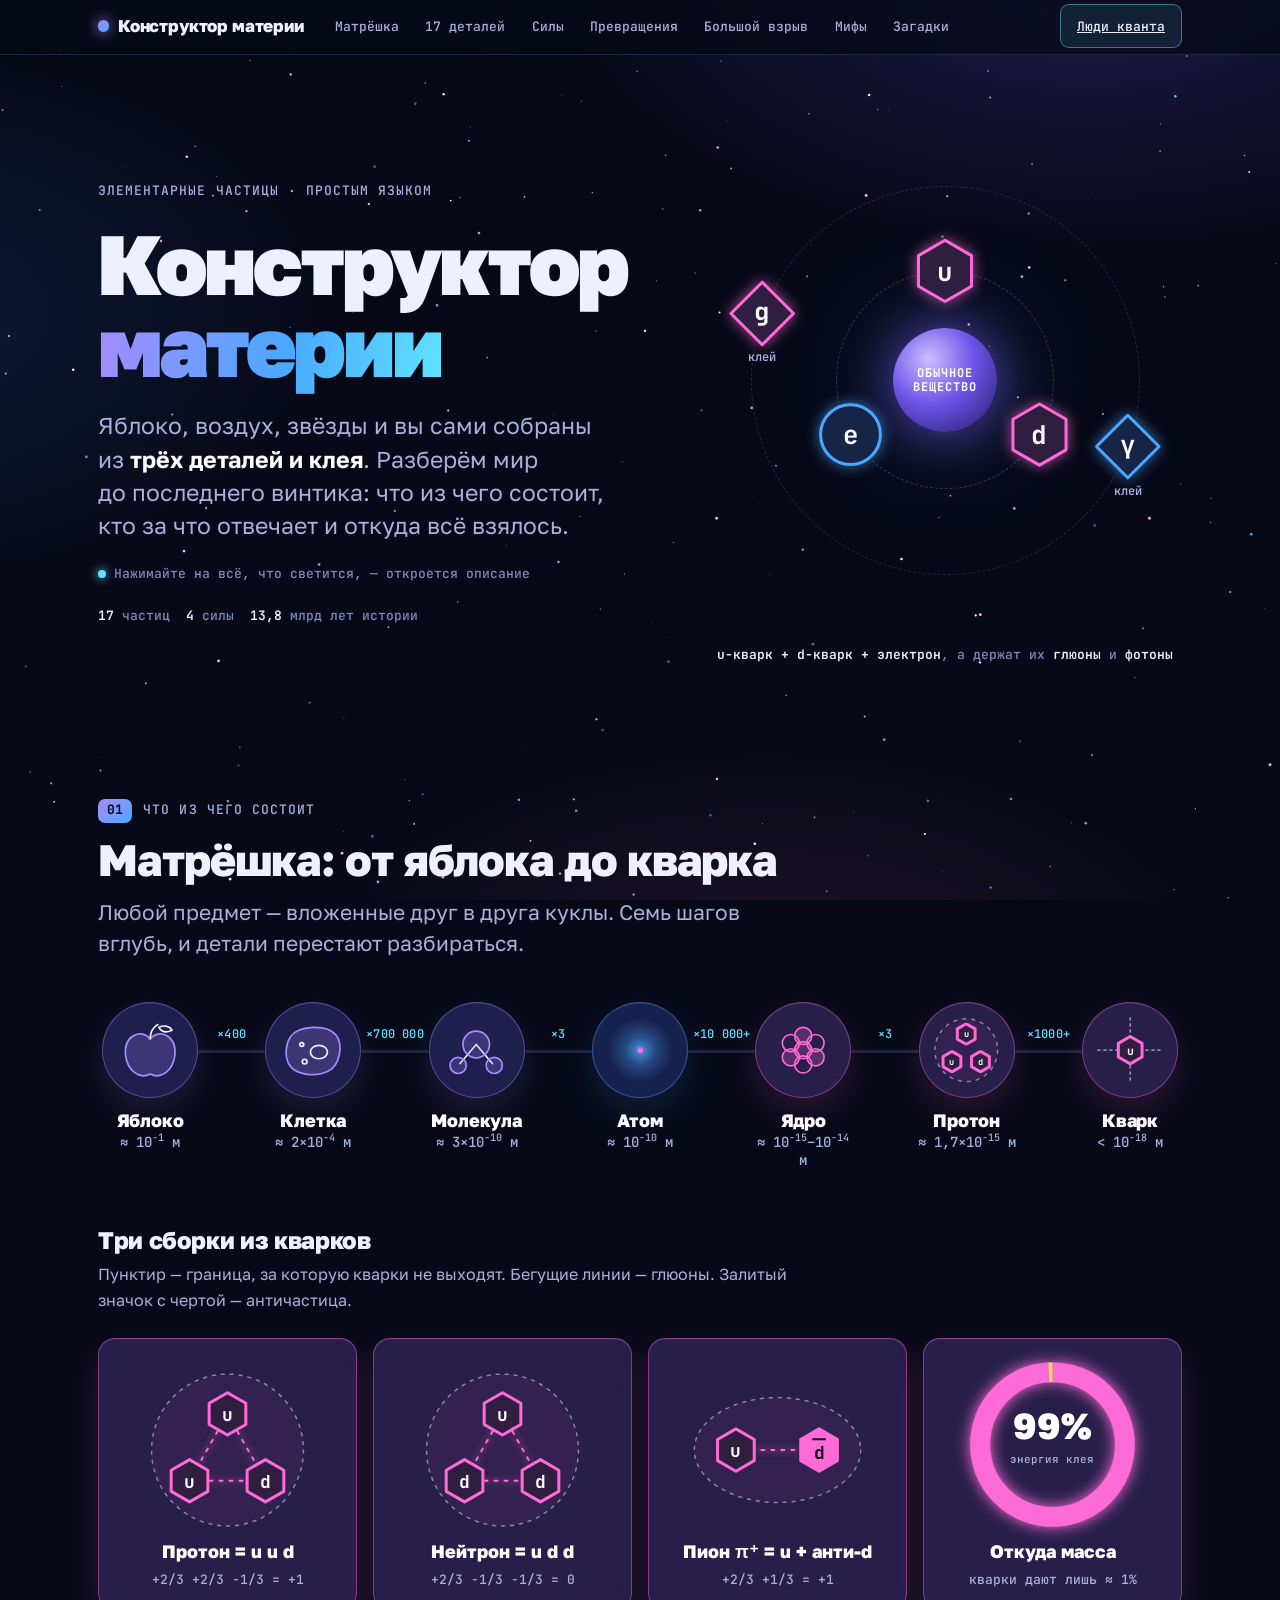
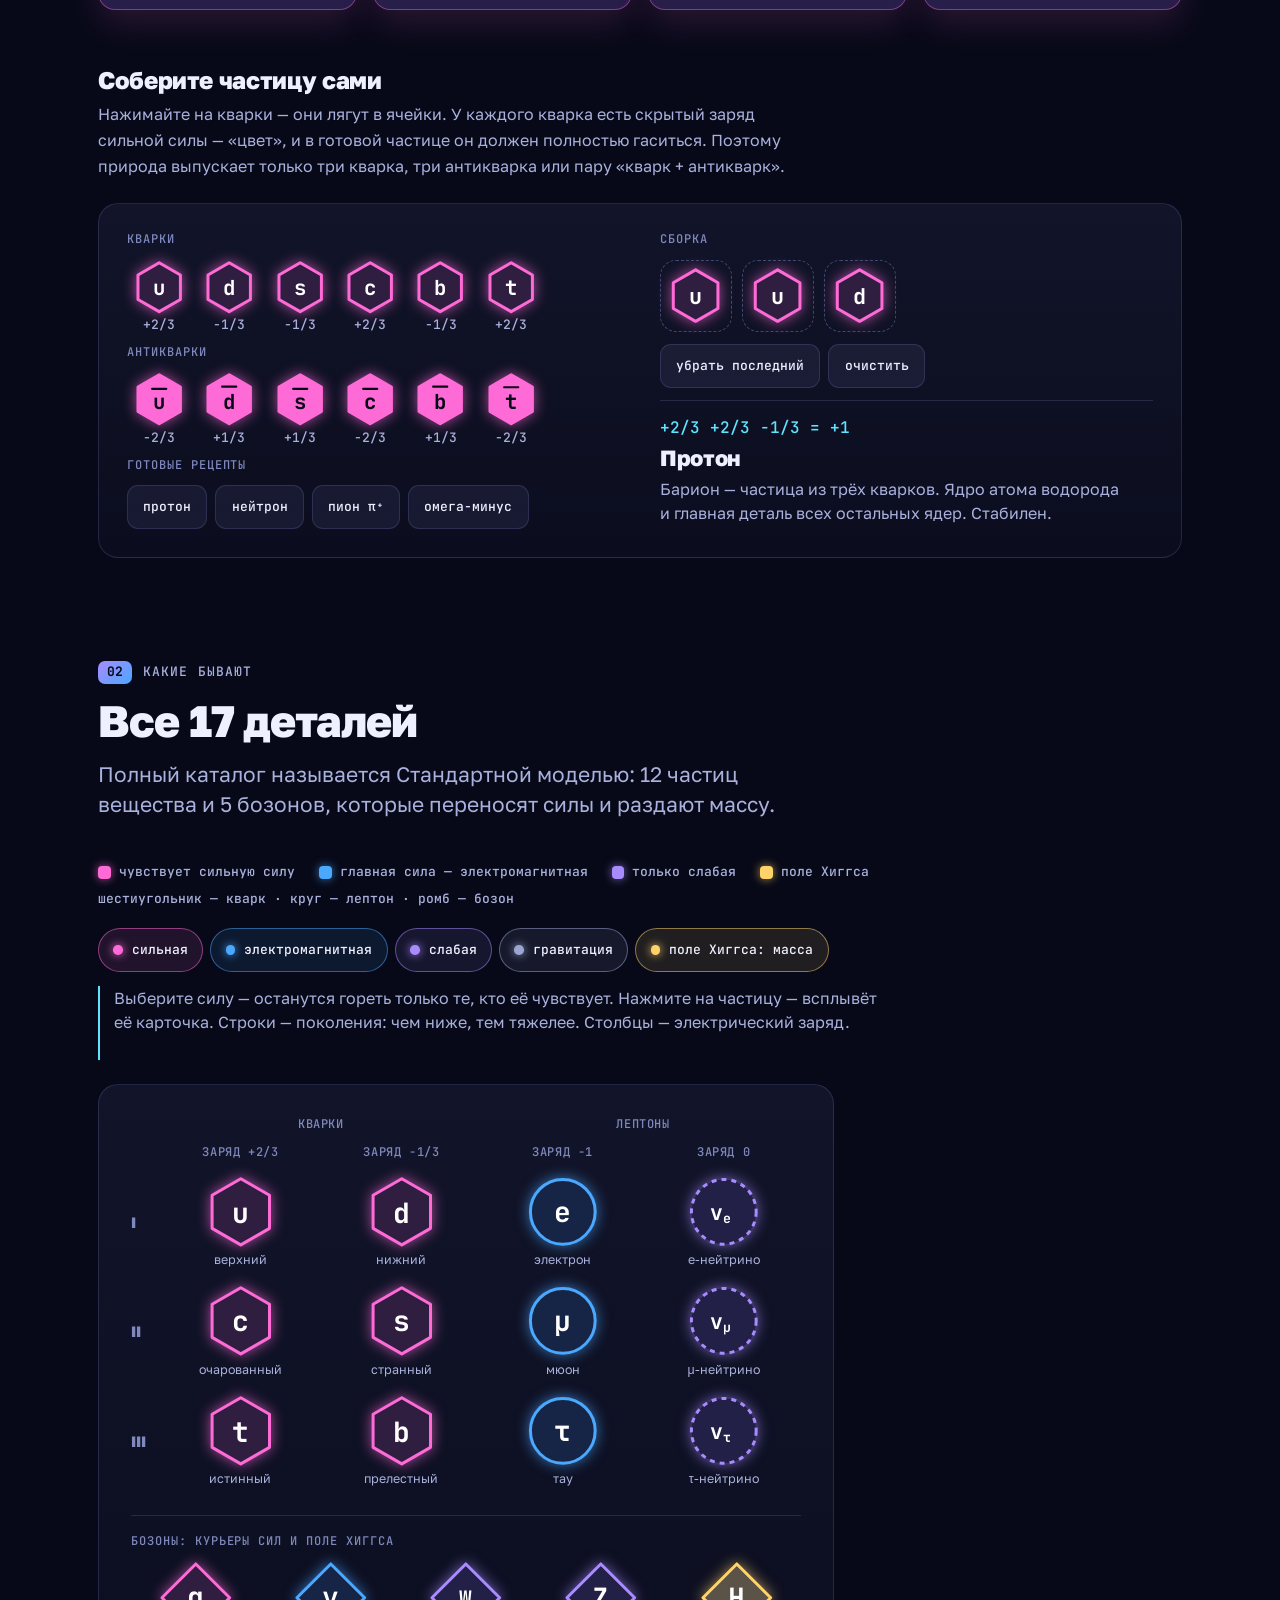
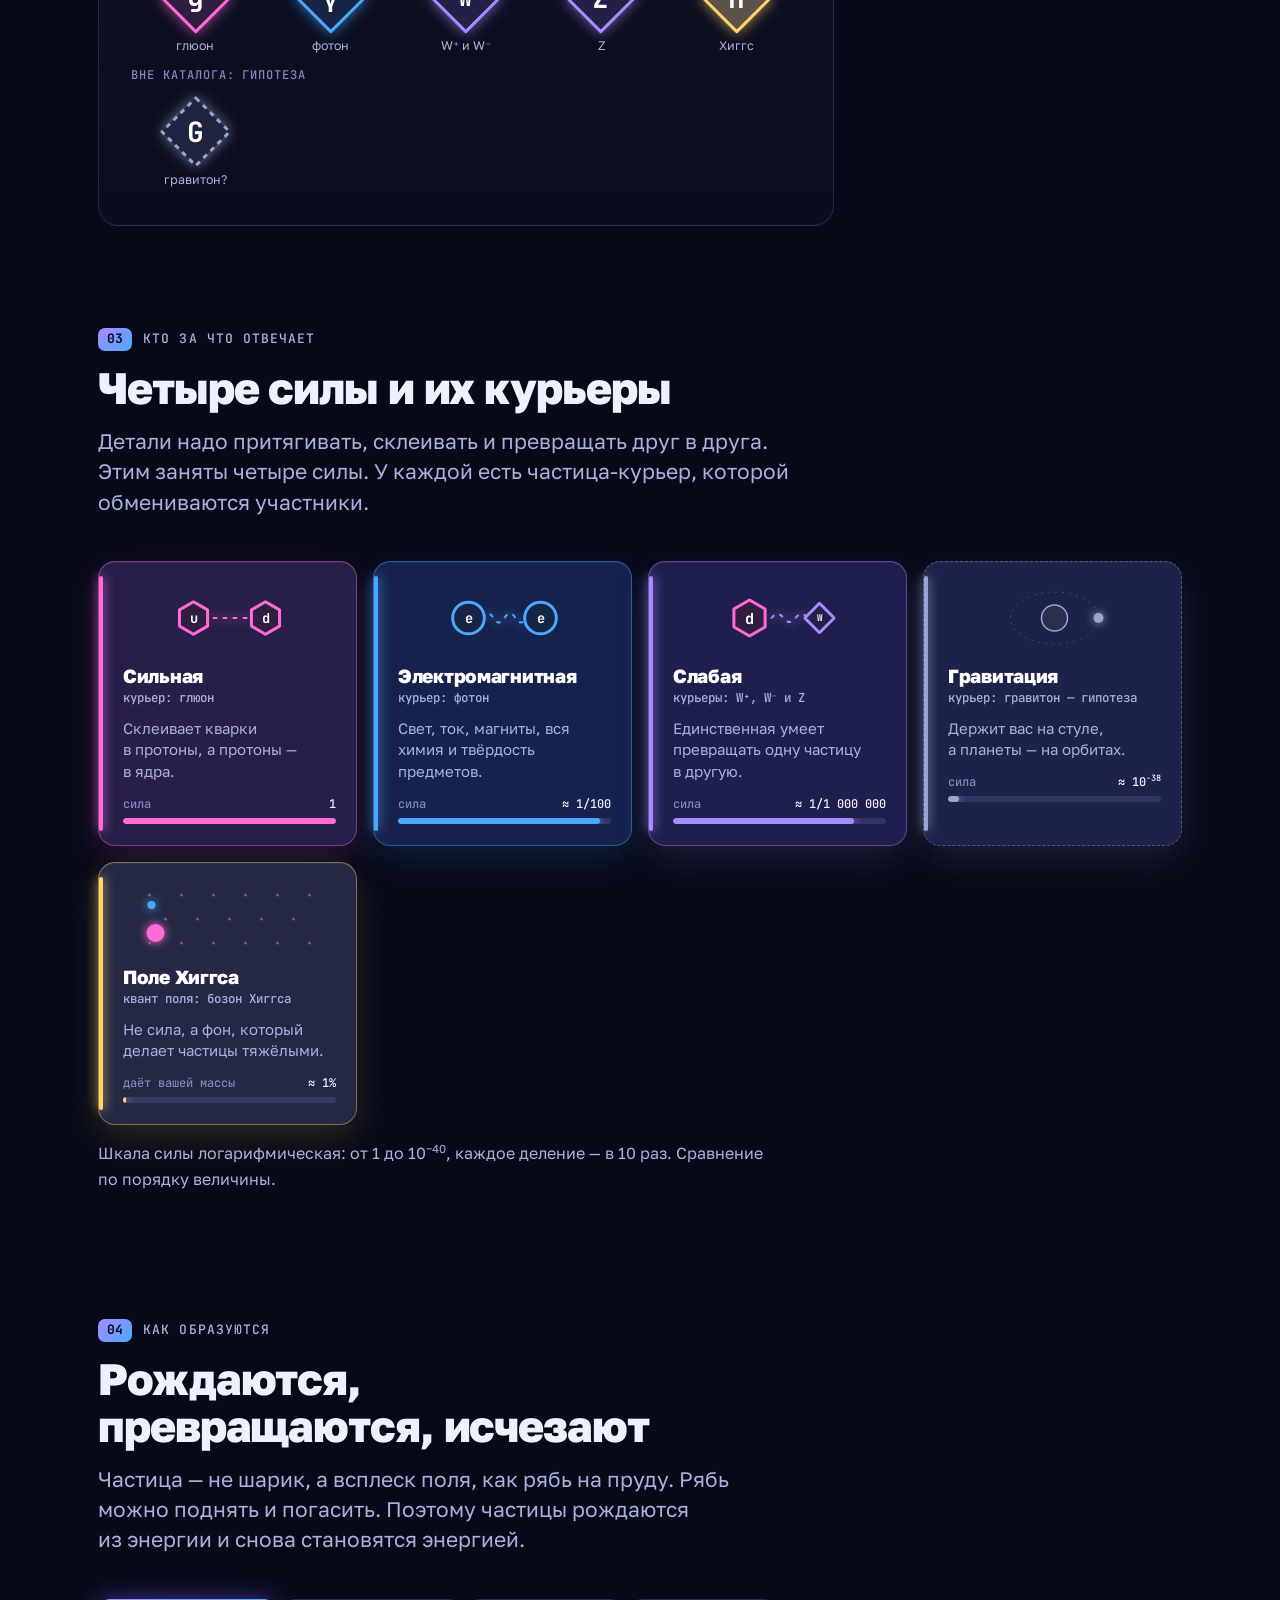
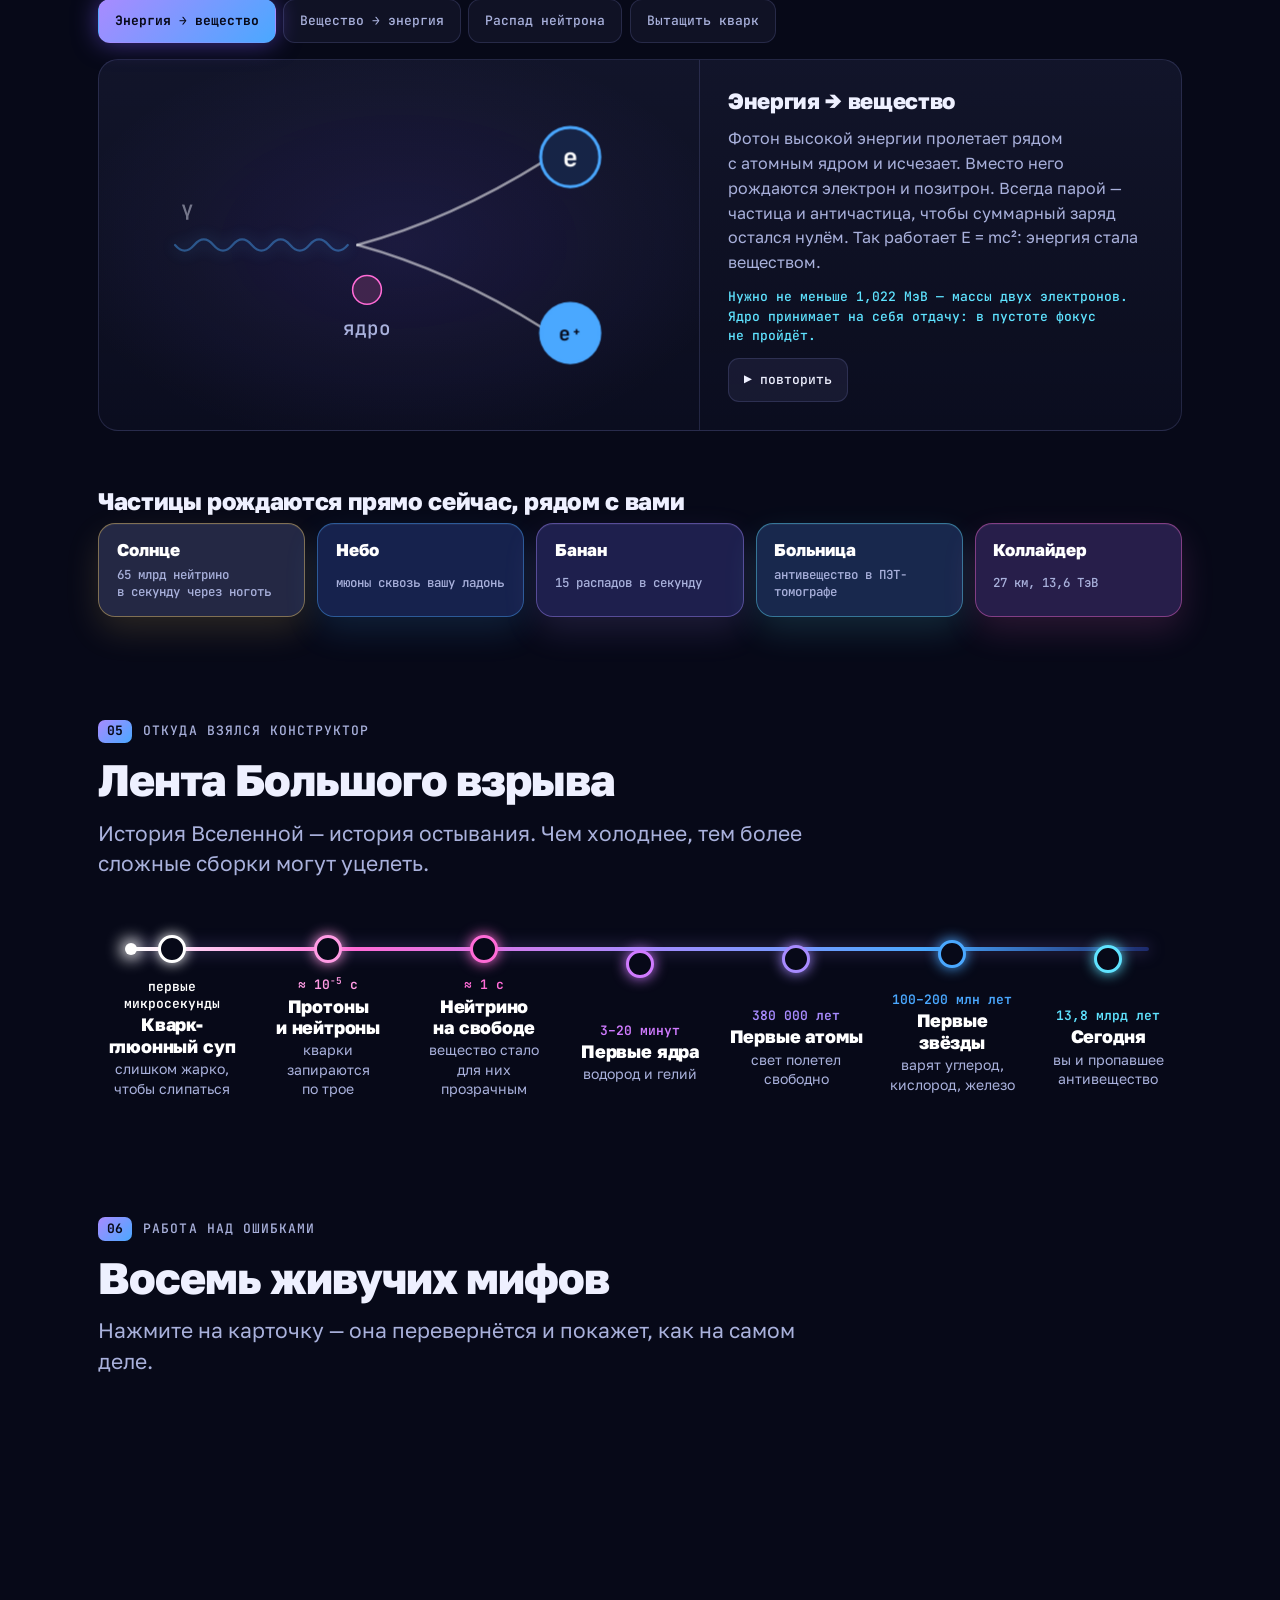
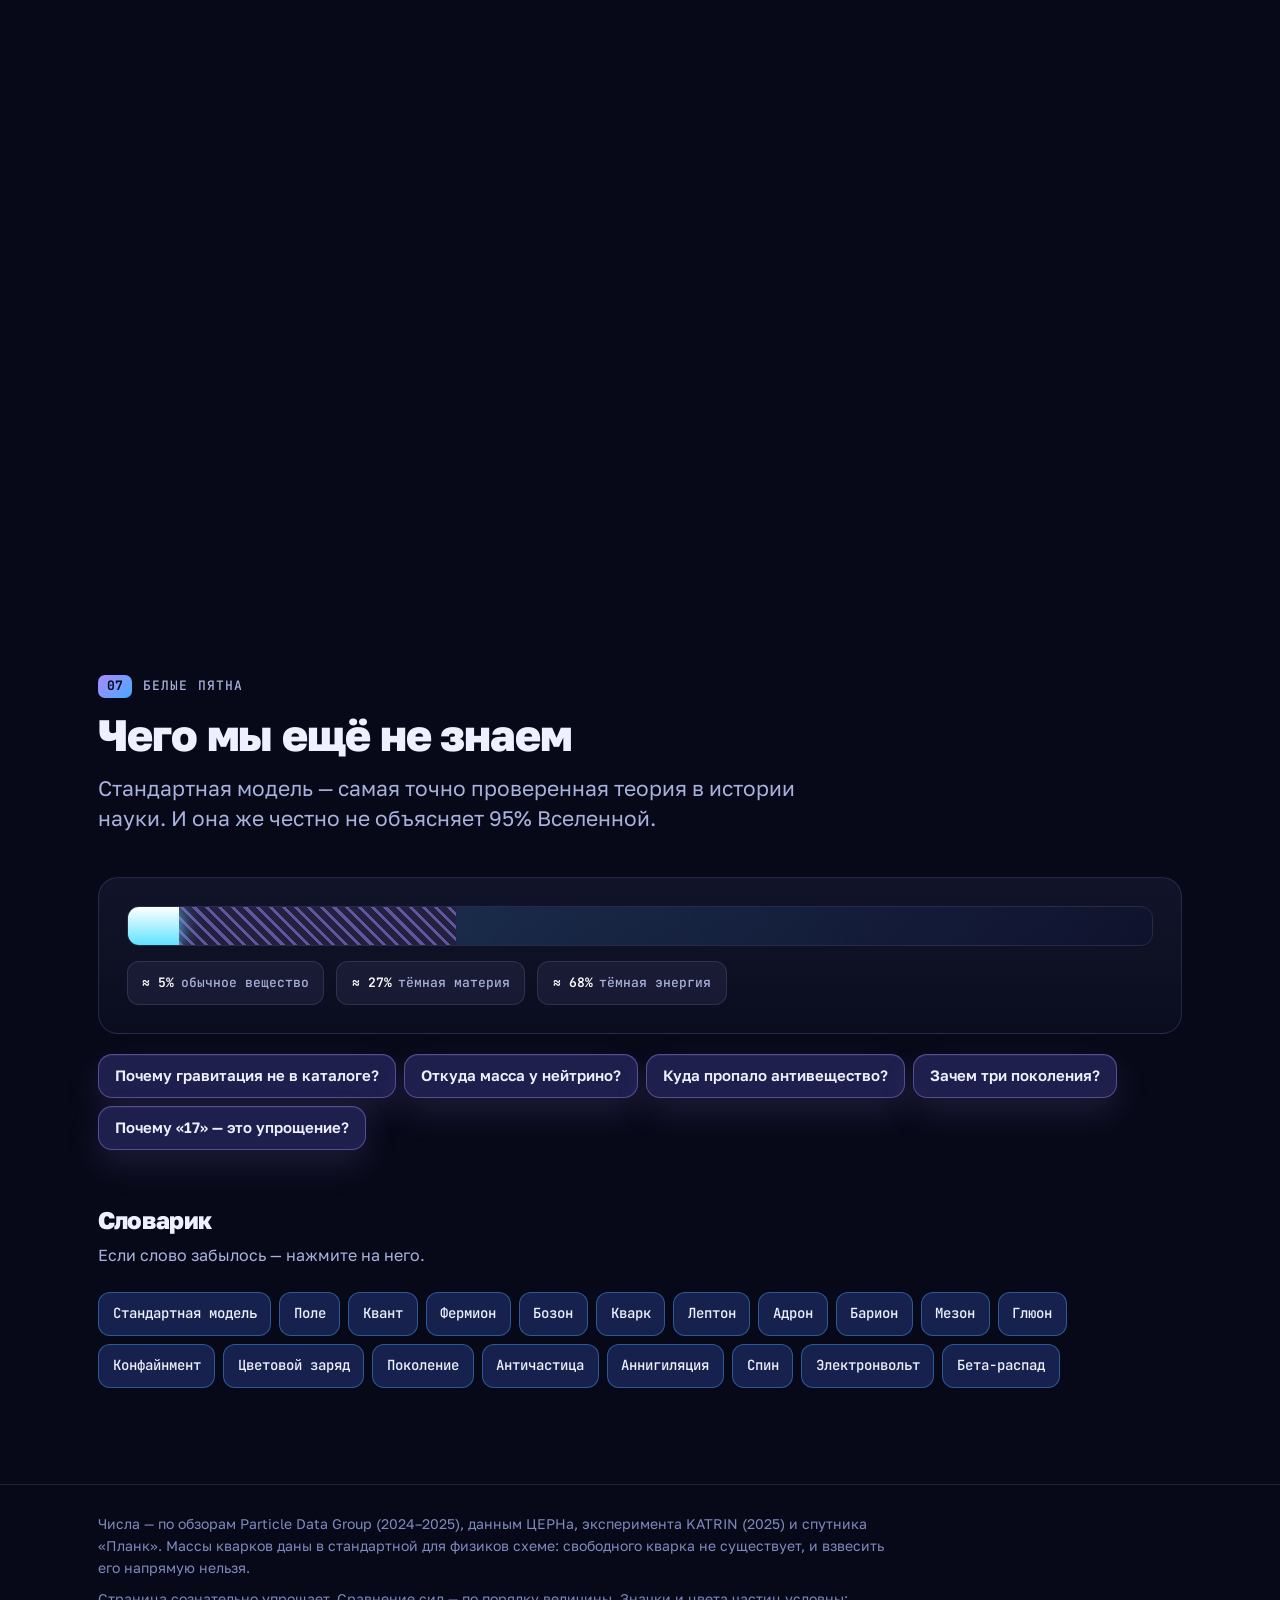
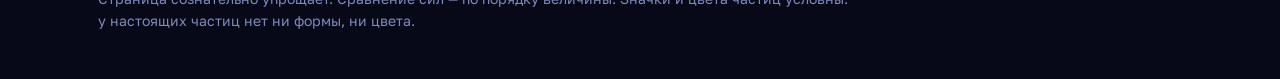
<file: index.html>
<!DOCTYPE html>
<html lang="ru">
<head>
<meta charset="utf-8">
<meta name="viewport" content="width=device-width, initial-scale=1, viewport-fit=cover">
<meta http-equiv="refresh" content="0; url=kvant.html">
<link rel="canonical" href="kvant.html">
<meta name="theme-color" content="#070918">
<title>Конструктор материи</title>
<link rel="icon" type="image/svg+xml" href="[data-uri]">
<style>
  html, body { background: #070918; color: #e8ecff; font-family: system-ui, sans-serif; height: 100%; margin: 0; }
  body { display: flex; align-items: center; justify-content: center; text-align: center; }
  a { color: #5fe3ff; }
</style>
<script>location.replace('kvant.html');</script>
</head>
<body>
  <p>Открывается страница… <a href="kvant.html">Открыть страницу</a></p>
</body>
</html>
</file>
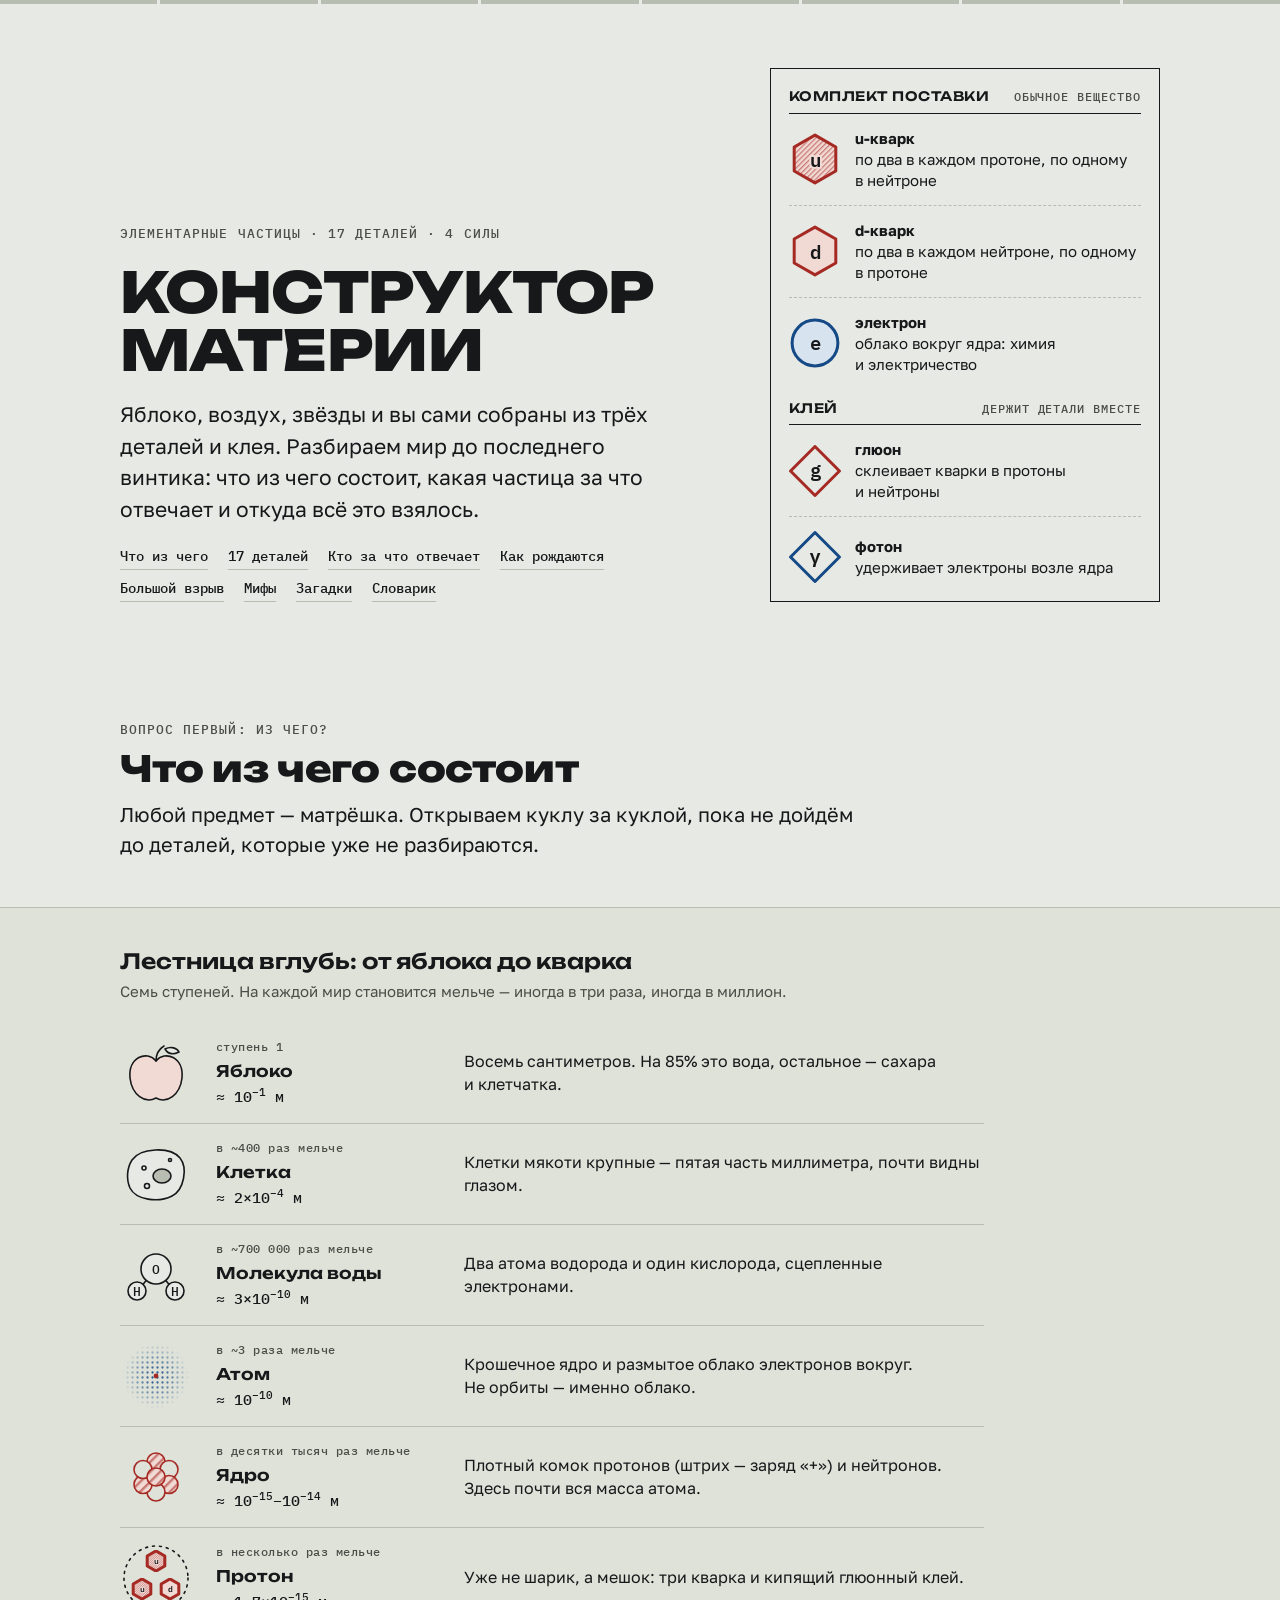
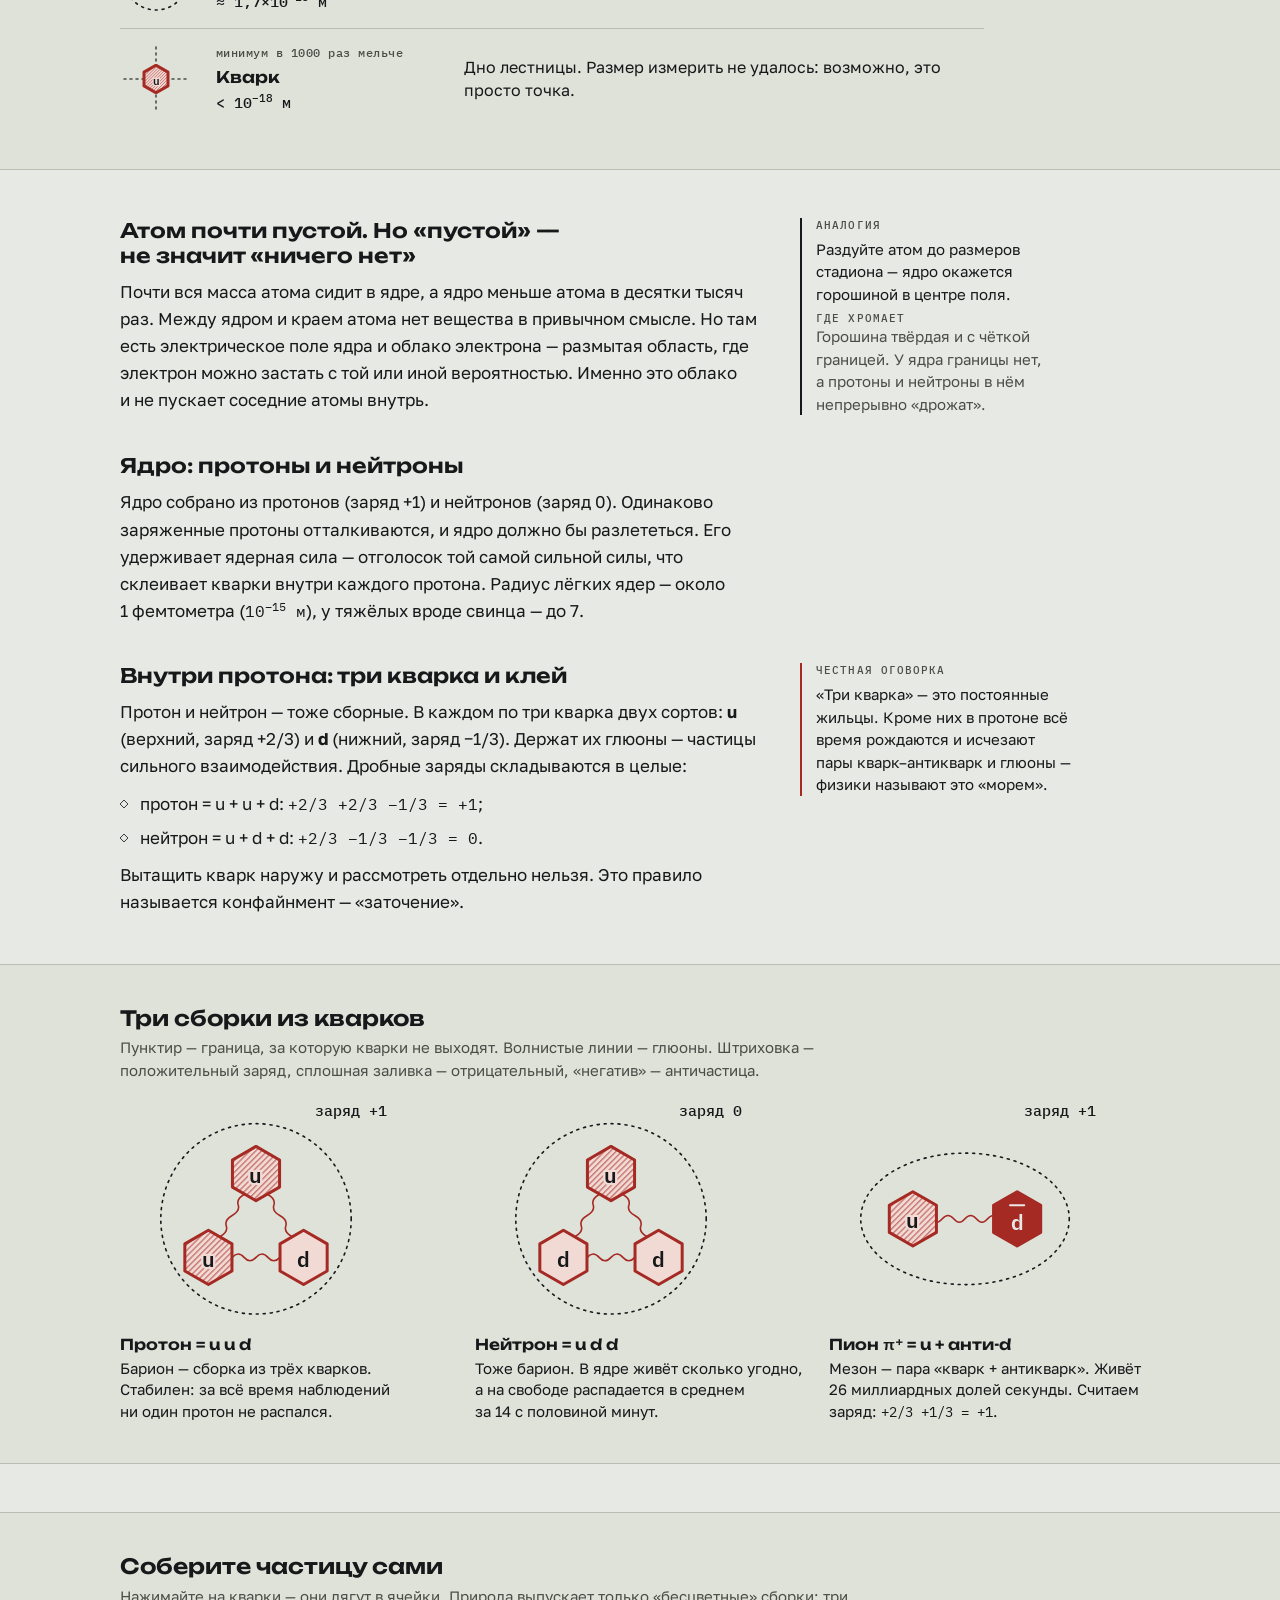
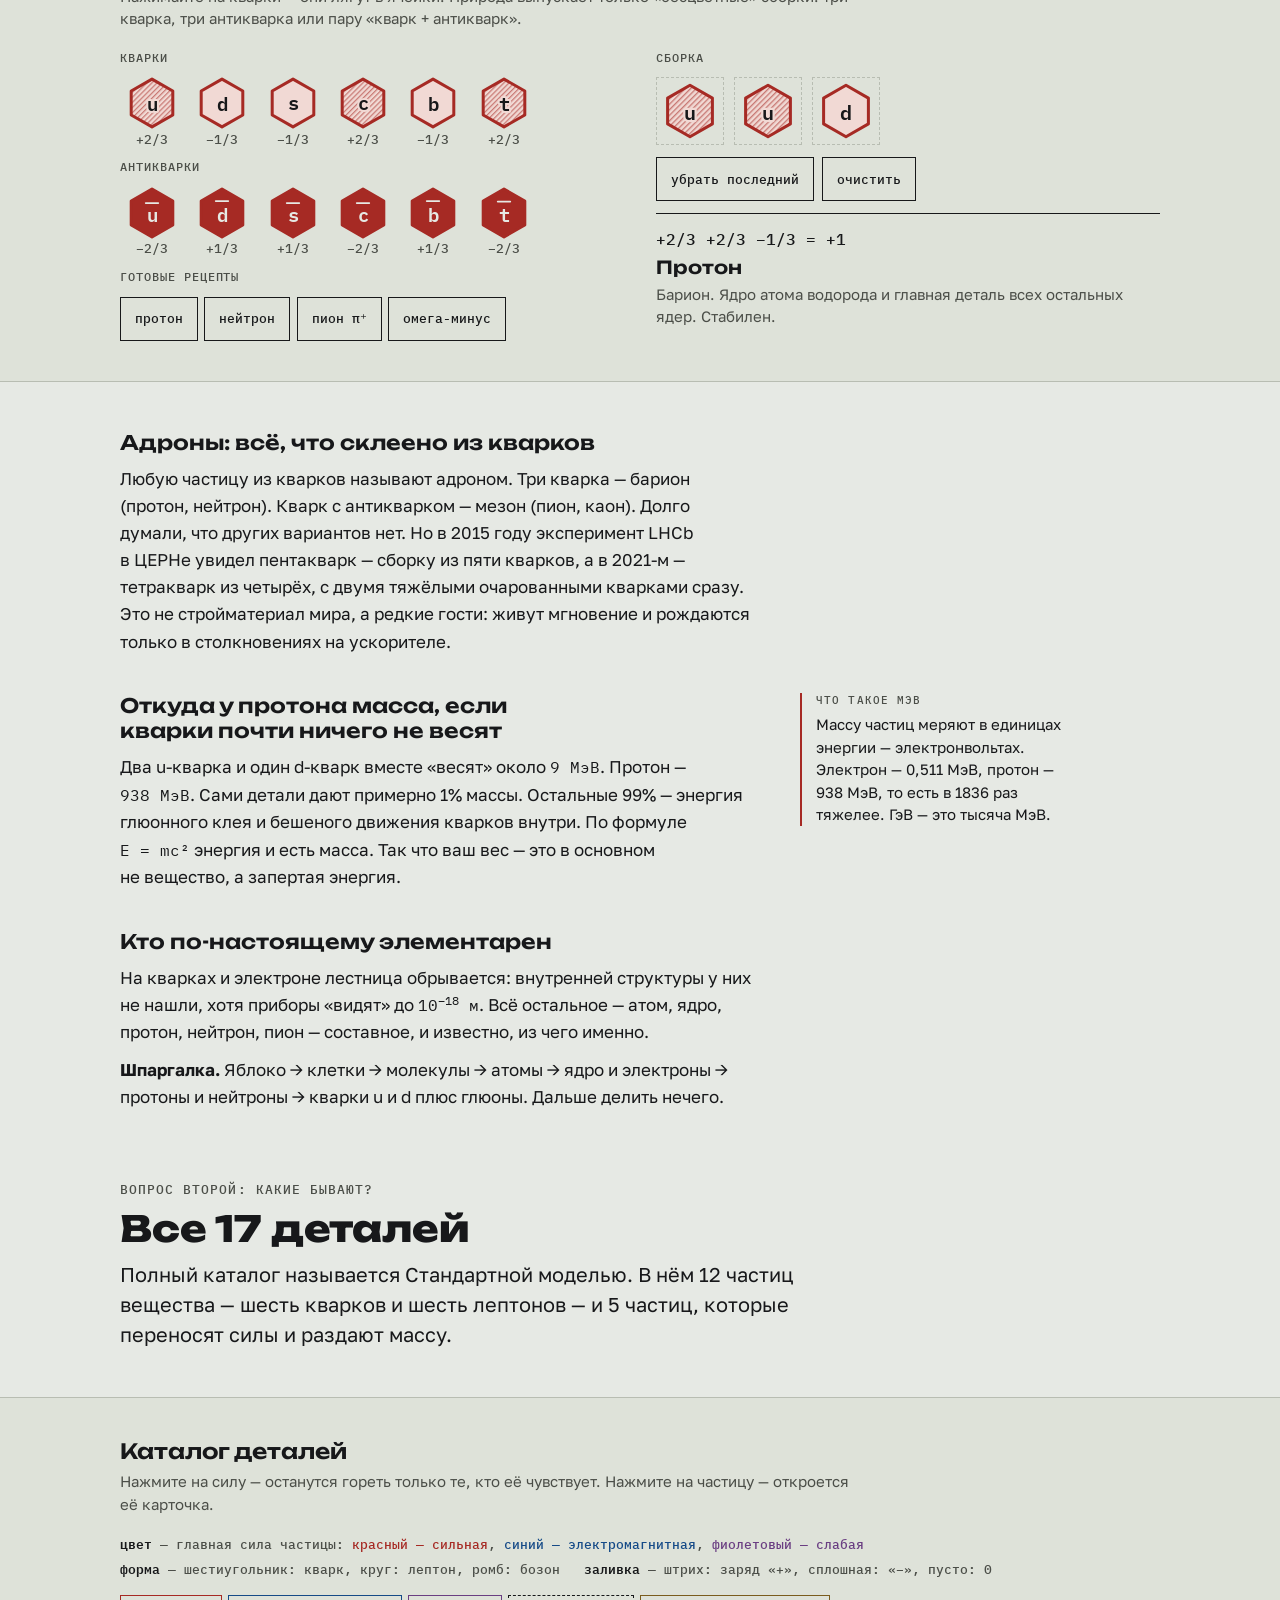
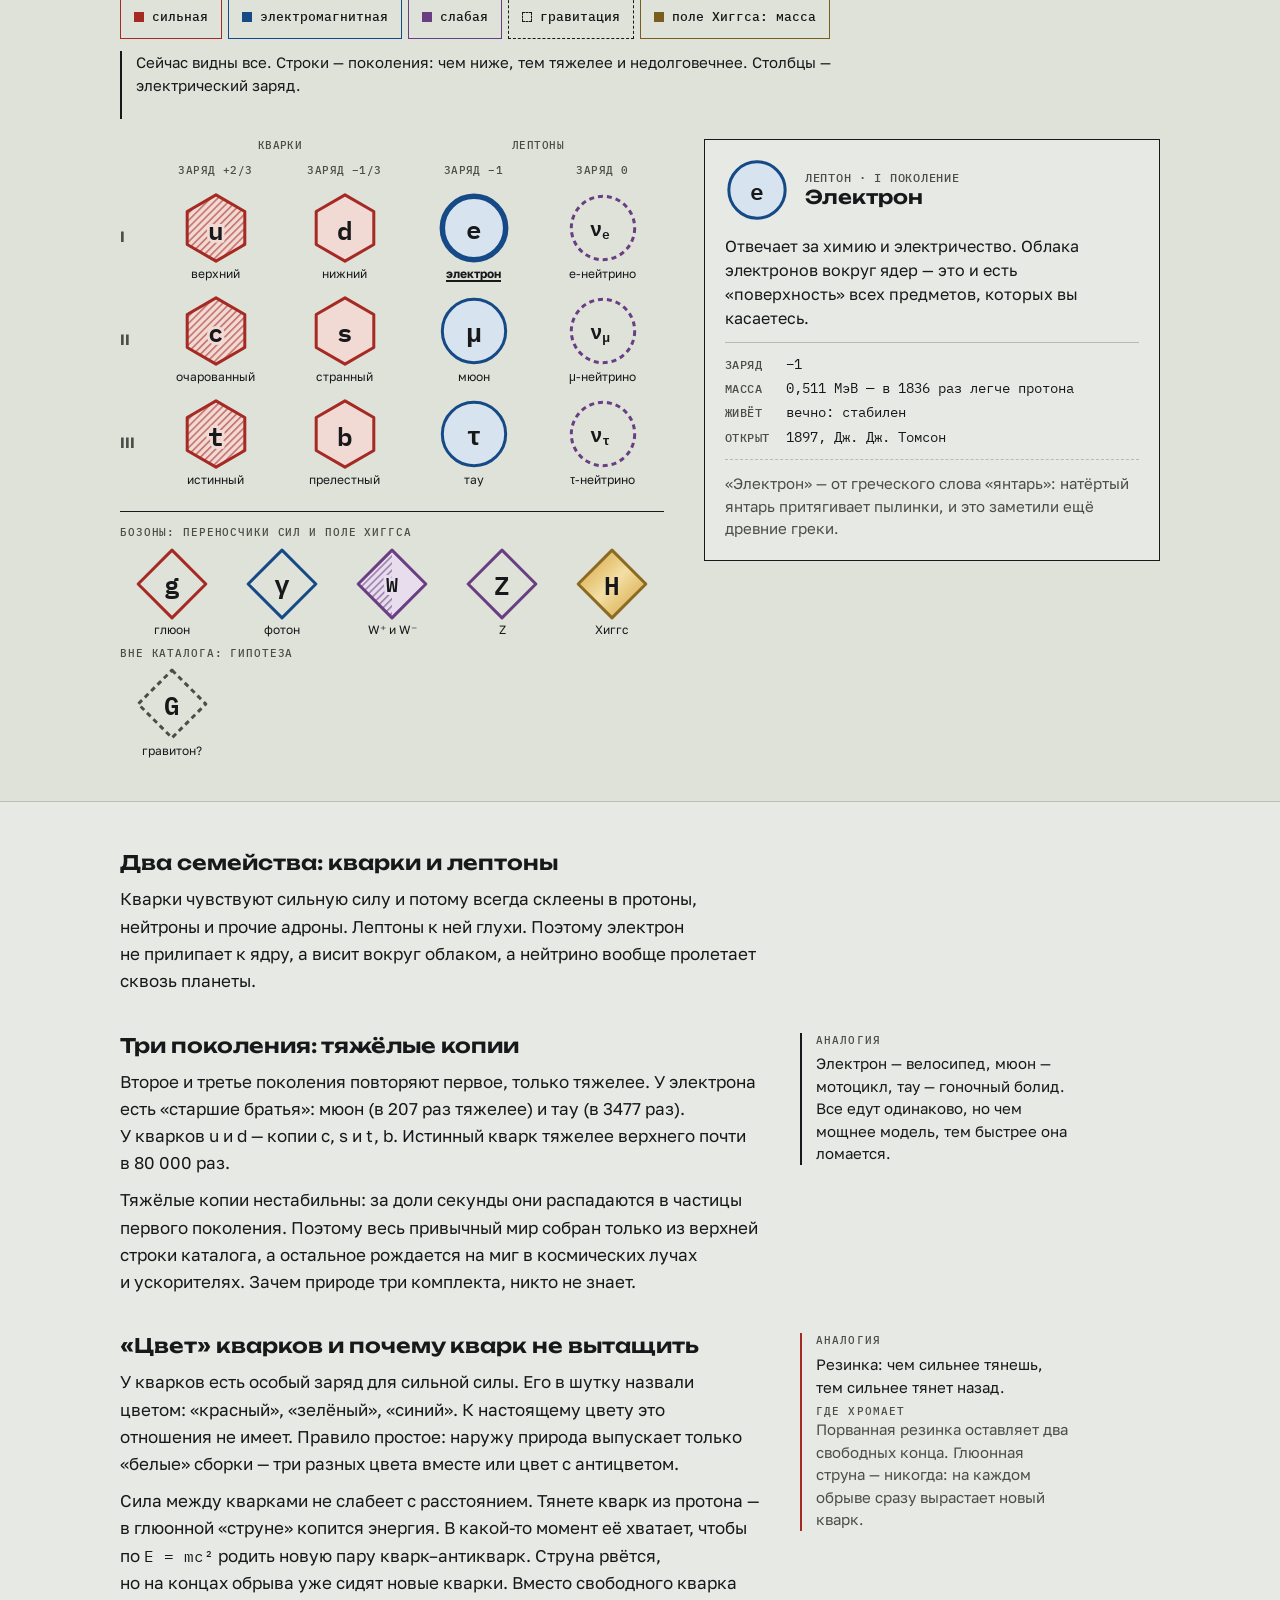
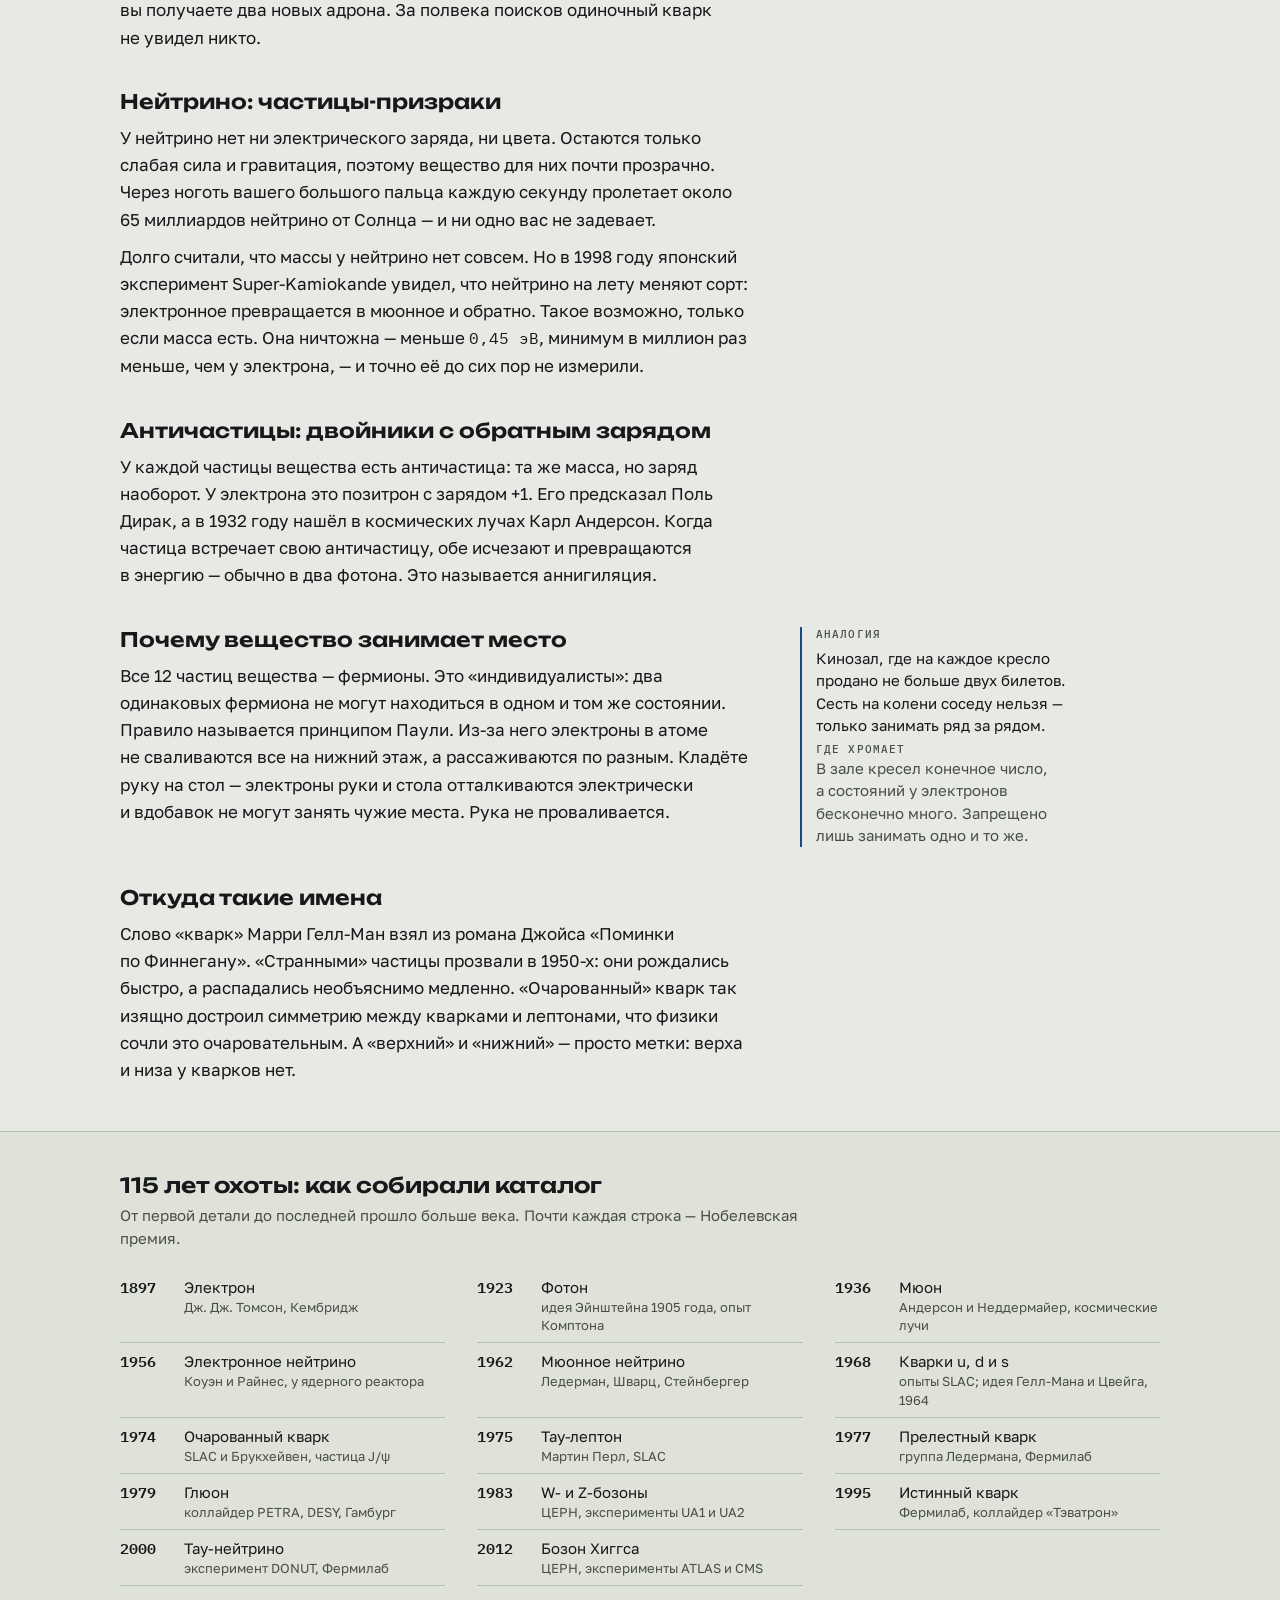
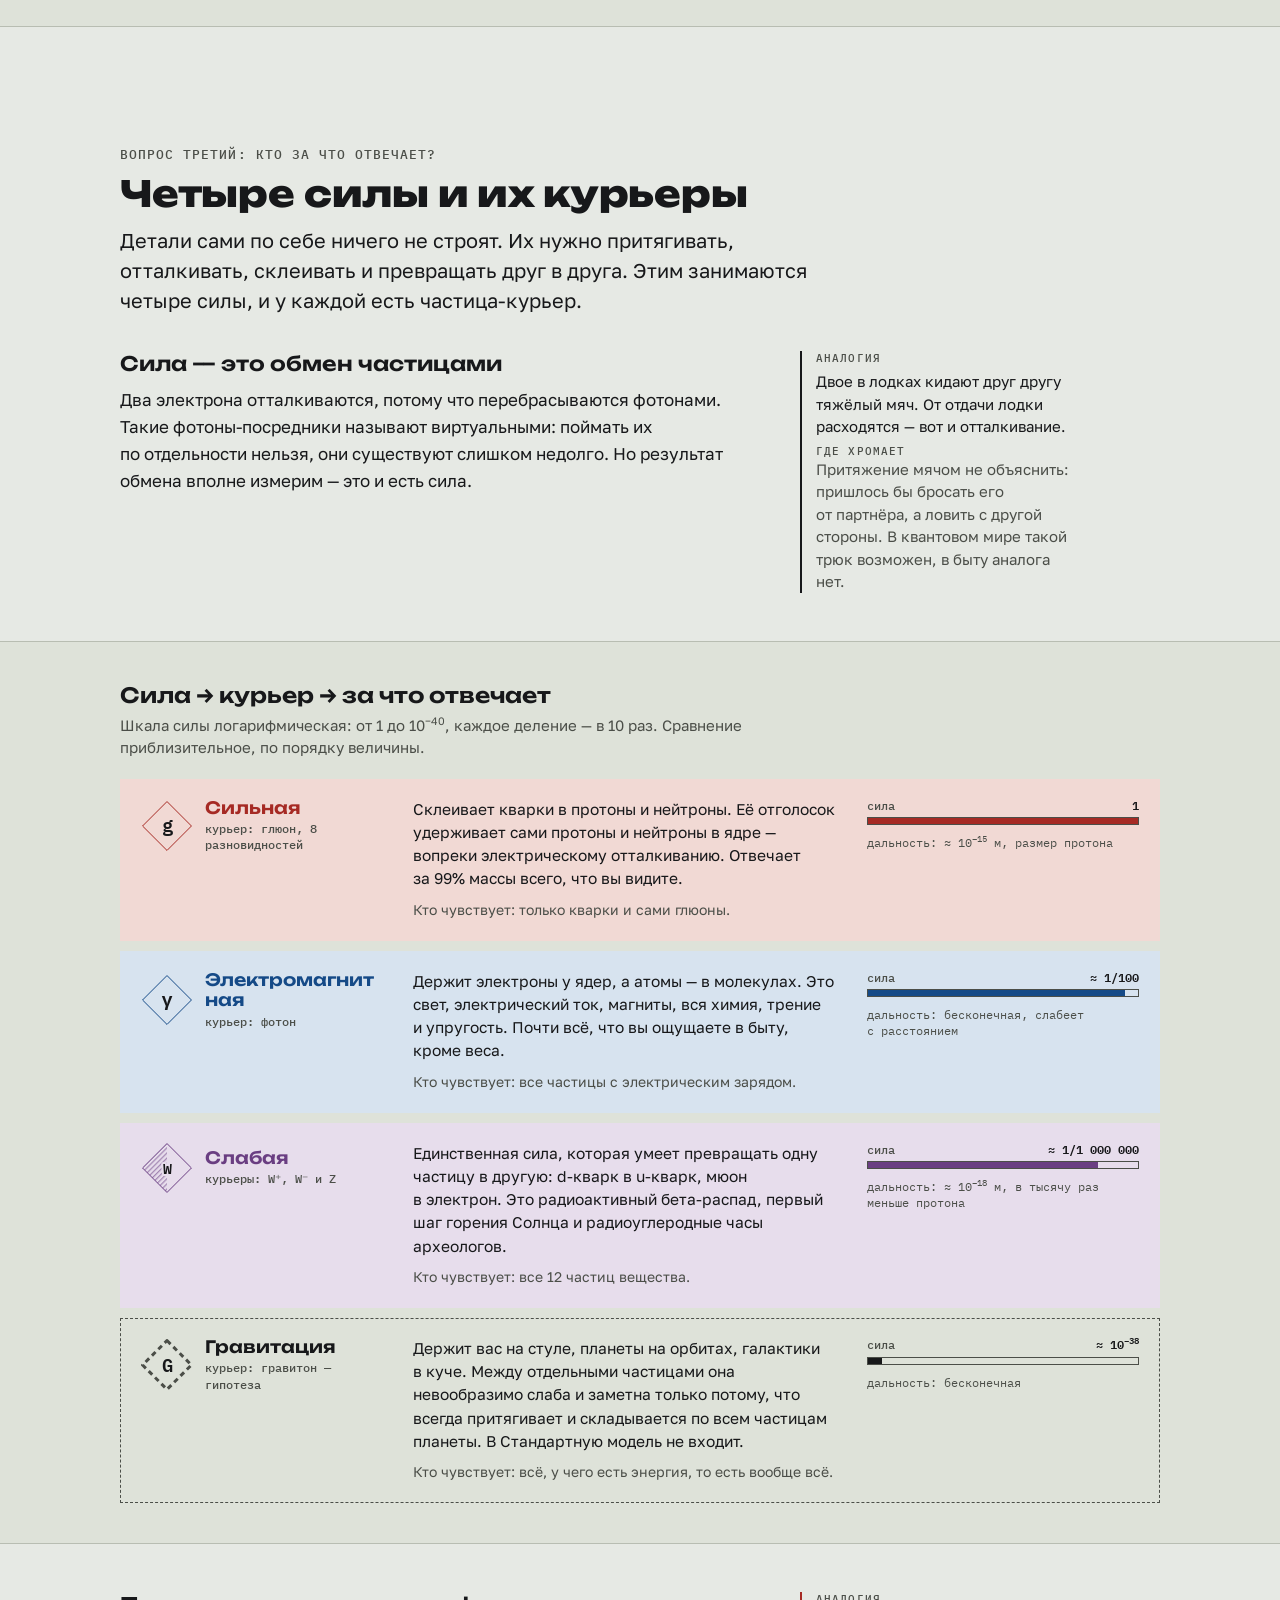
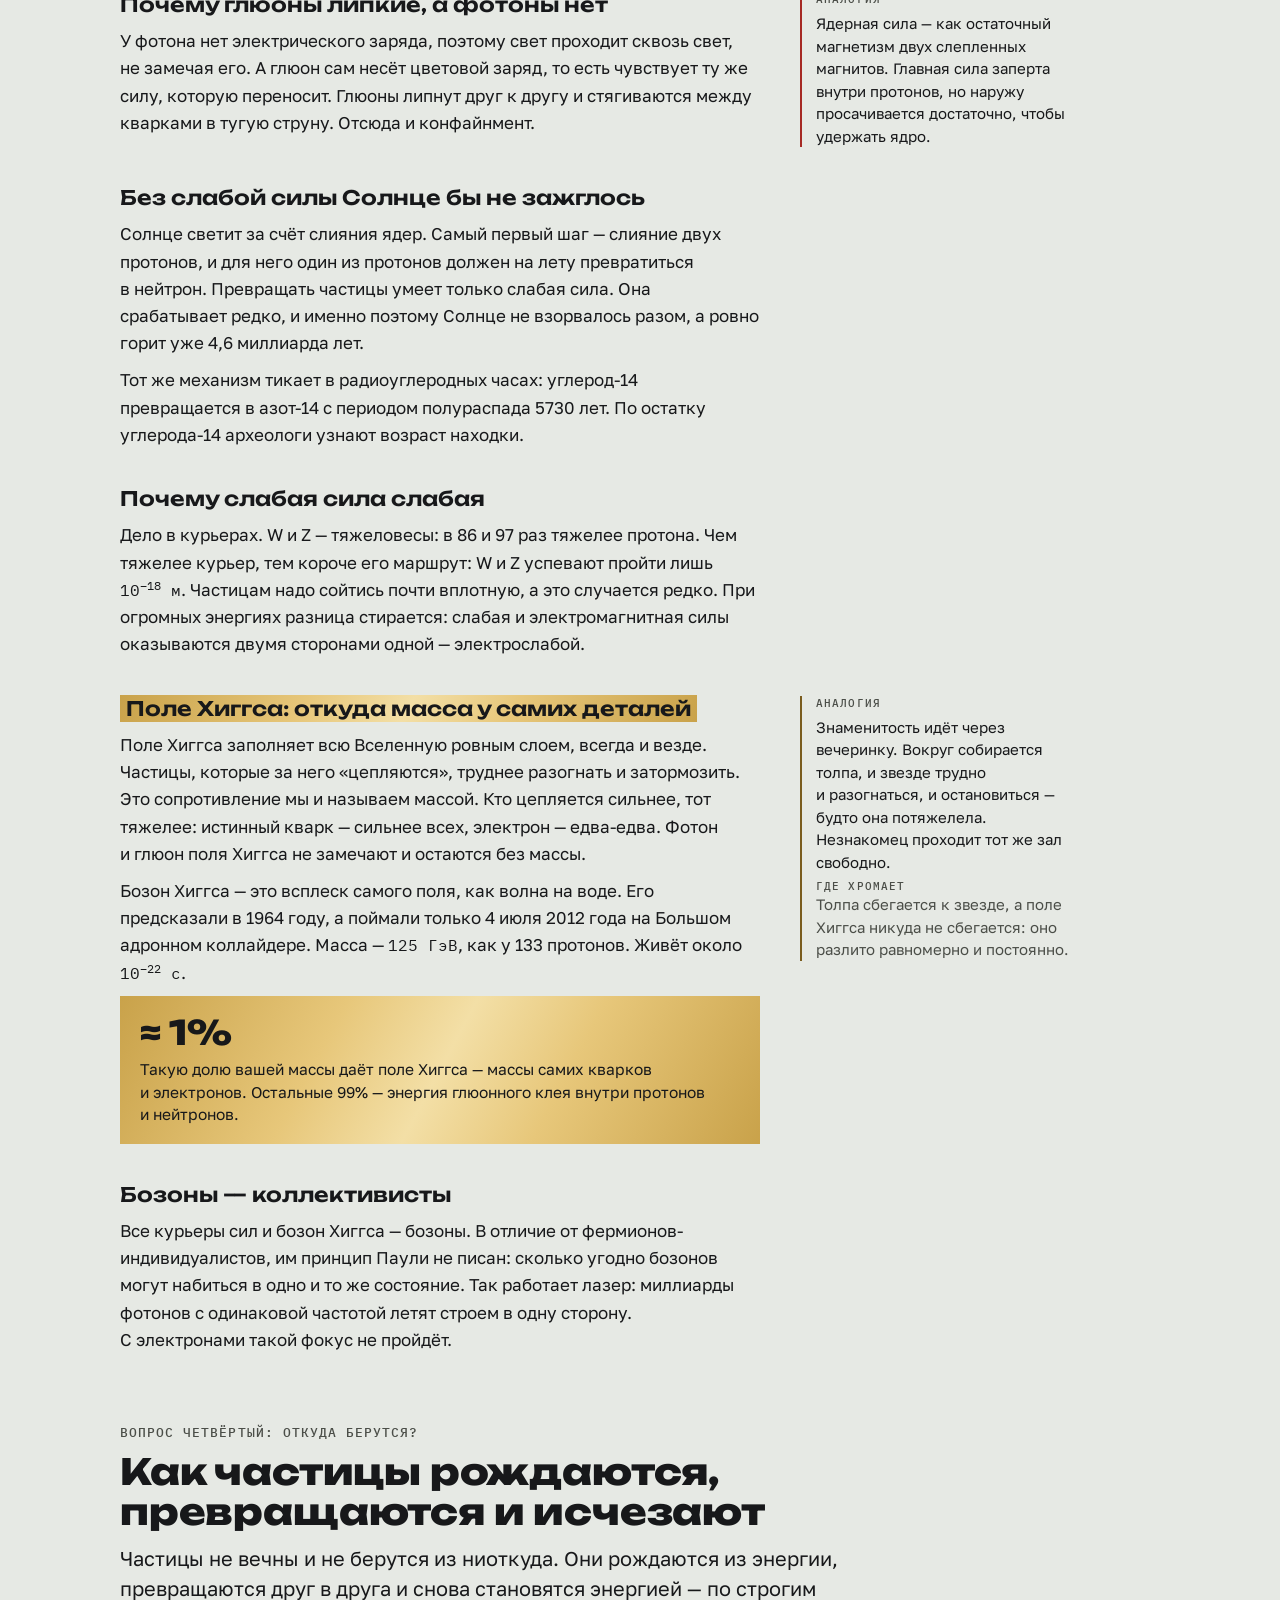
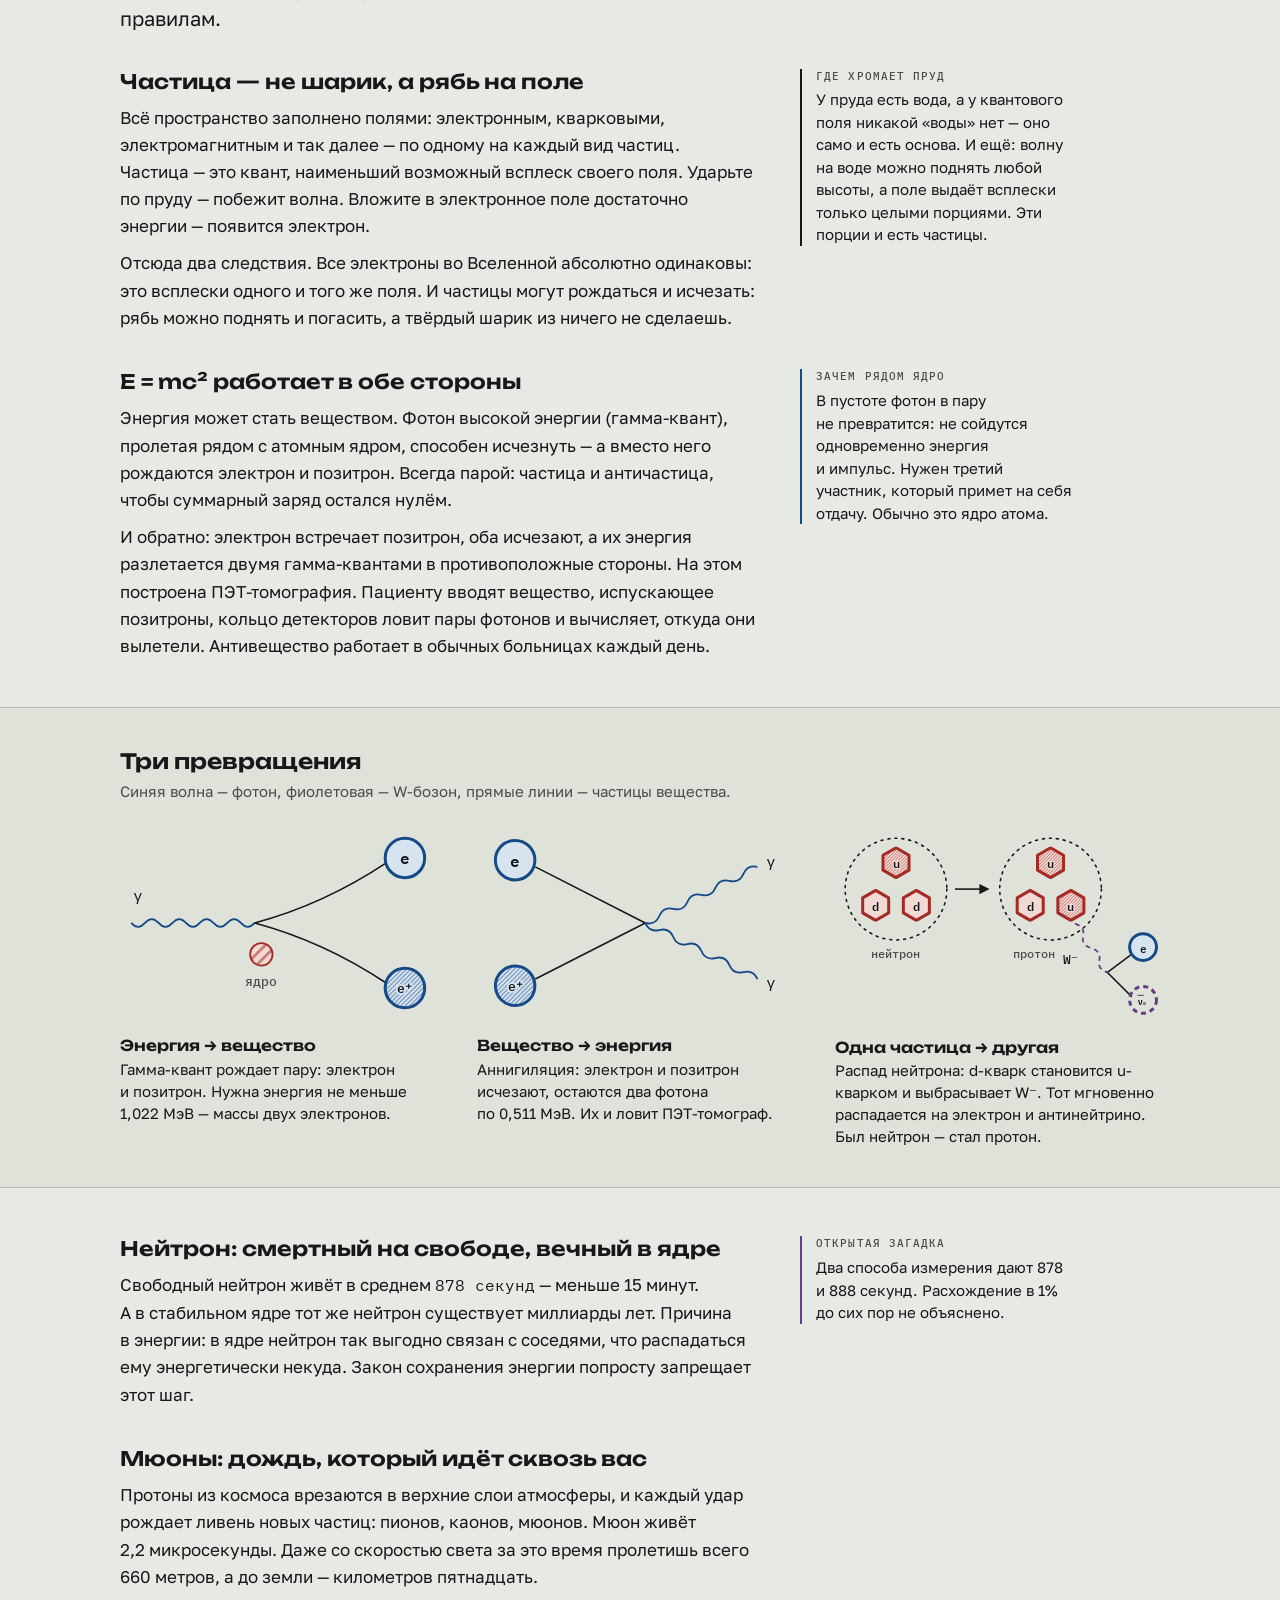
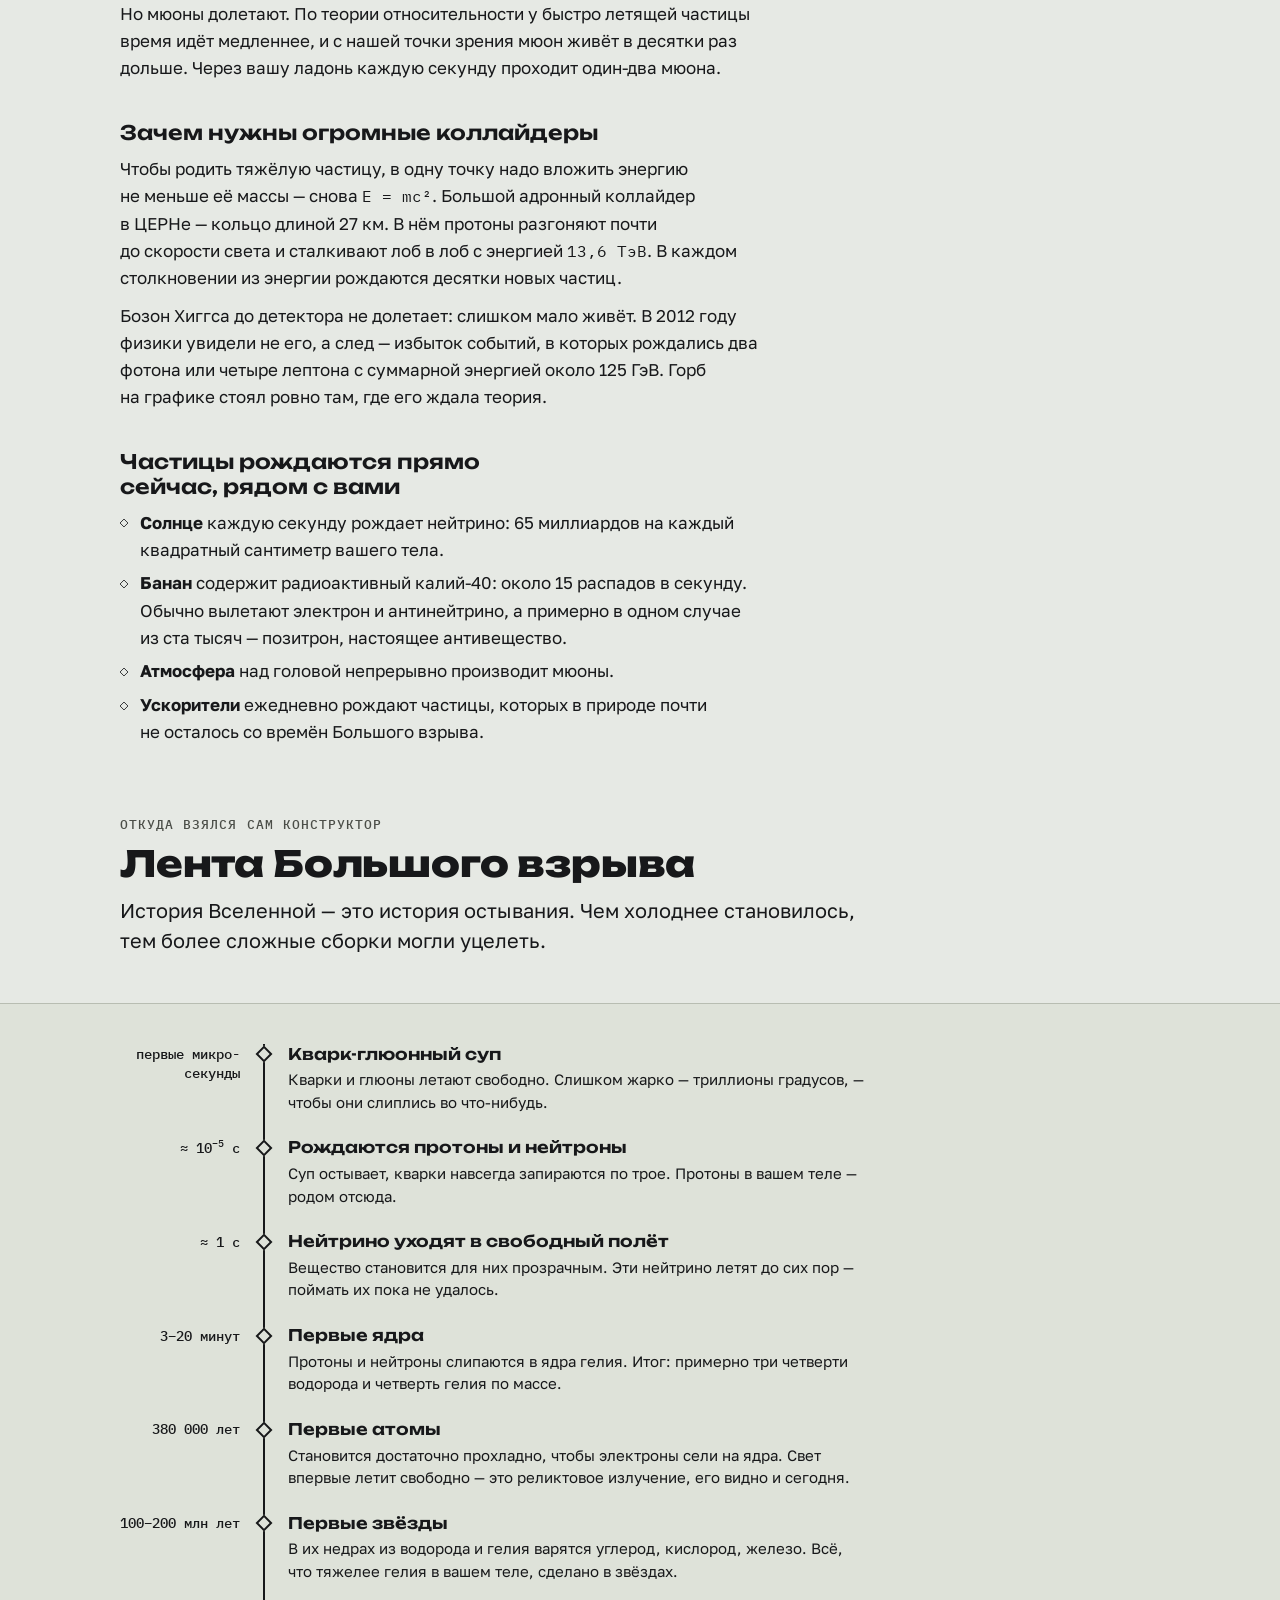
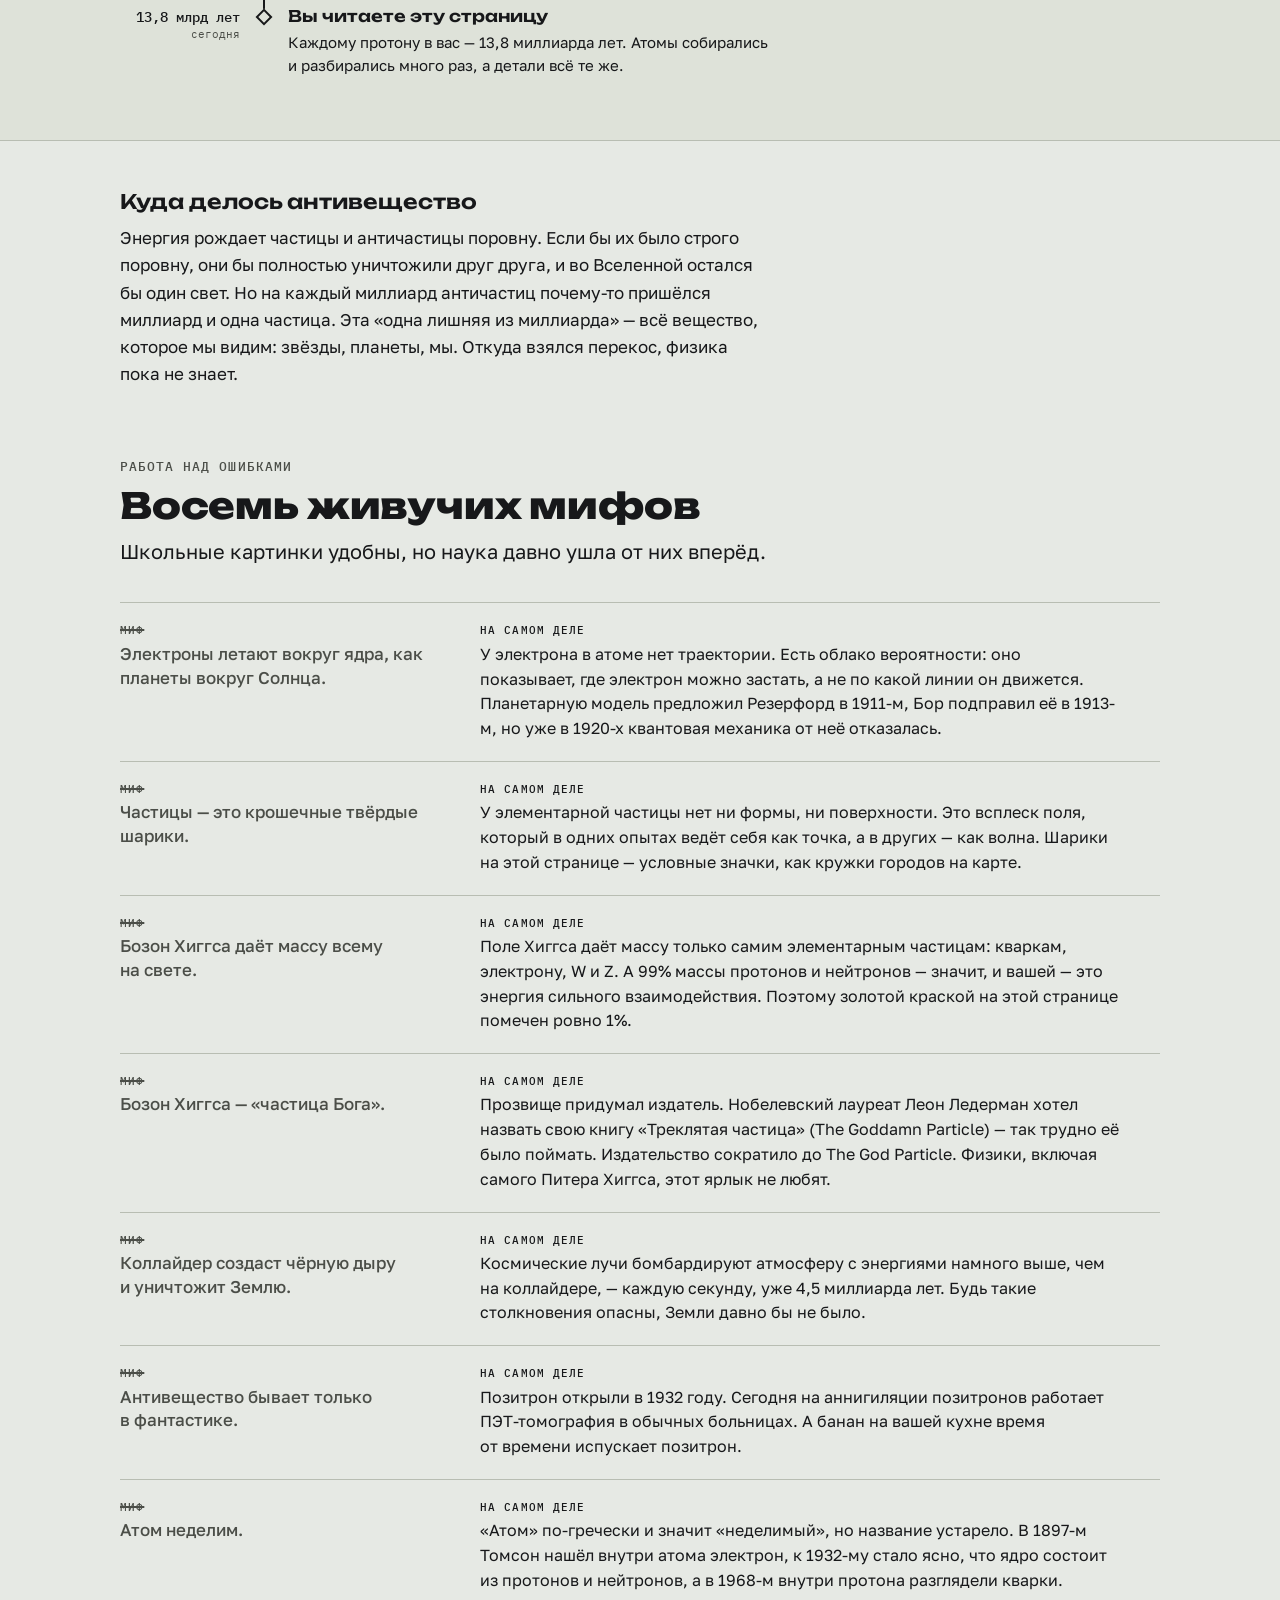
<file: index-v1-print.html>
<!DOCTYPE html>
<html lang="ru">
<head>
<meta charset="utf-8">
<meta name="viewport" content="width=device-width, initial-scale=1, viewport-fit=cover">
<meta name="description" content="Элементарные частицы простым языком: что из чего состоит, кто за что отвечает и как всё рождается. Печатная версия.">
<title>Конструктор материи — печатная версия</title>
<link rel="preconnect" href="https://fonts.googleapis.com">
<link rel="preconnect" href="https://fonts.gstatic.com" crossorigin>
<link rel="stylesheet" href="https://fonts.googleapis.com/css2?family=Golos+Text:wght@400;500;700&family=IBM+Plex+Mono:wght@400;500;600&family=Unbounded:wght@600;800&display=swap">
<style>
/* ───────── Токены: «офсет в три краски» ─────────
   красная = сильное · синяя = электромагнитное · фиолетовая = слабое · золото = Хиггс */
:root {
  color-scheme: light;
  --paper: #E6E9E4;
  --plate: #DEE2D9;
  --ink: #17181A;
  --ink-soft: #4B4E48;
  --line: #B8BDB2;
  --red: #A62A24;
  --red-wash: #F1D9D4;
  --blue: #154A87;
  --blue-wash: #D7E3EF;
  --violet: #6A3E82;
  --violet-wash: #E7DDEC;
  --gold-ink: #7A5C1E;
  --foil: linear-gradient(118deg, #C9A24A 0%, #E7C77A 32%, #F3DFA6 50%, #E7C77A 68%, #C9A24A 100%);
  --foil-ink: #17181A;
  --hatch-opacity: .55;

  --f-display: 'Unbounded', 'Arial Black', 'Helvetica Neue', sans-serif;
  --f-body: 'Golos Text', 'PT Sans', 'Segoe UI', sans-serif;
  --f-mono: 'IBM Plex Mono', 'JetBrains Mono', Consolas, monospace;

  --gutter: clamp(16px, 4vw, 40px);
  --measure: 40rem;
}
@media (prefers-color-scheme: dark) {
  :root:not([data-theme="light"]) {
    color-scheme: dark;
    --paper: #14161A;
    --plate: #1D2025;
    --ink: #ECE9E0;
    --ink-soft: #A9ACA2;
    --line: #383B37;
    --red: #E2685C;
    --red-wash: #2E1B19;
    --blue: #4C8FD6;
    --blue-wash: #17242F;
    --violet: #A87BC2;
    --violet-wash: #241C2C;
    --gold-ink: #D2AE5C;
    --hatch-opacity: .6;
  }
}
:root[data-theme="dark"] {
  color-scheme: dark;
  --paper: #14161A;
  --plate: #1D2025;
  --ink: #ECE9E0;
  --ink-soft: #A9ACA2;
  --line: #383B37;
  --red: #E2685C;
  --red-wash: #2E1B19;
  --blue: #4C8FD6;
  --blue-wash: #17242F;
  --violet: #A87BC2;
  --violet-wash: #241C2C;
  --gold-ink: #D2AE5C;
  --hatch-opacity: .6;
}

/* ───────── Основа ───────── */
*, *::before, *::after { box-sizing: border-box; }
html { scroll-behavior: auto; -webkit-text-size-adjust: 100%; }
body {
  margin: 0;
  background: var(--paper);
  color: var(--ink);
  font: 400 1.0625rem/1.6 var(--f-body);
  overflow-wrap: break-word;
}
h1, h2, h3, h4, p, ul, ol, dl, dd, figure { margin: 0; }
ul, ol { padding: 0; list-style: none; }
h1, h2, h3, h4 { text-wrap: balance; }
a { color: inherit; text-decoration-color: var(--line); text-underline-offset: .18em; }
a:hover { text-decoration-color: currentColor; }
button { font: inherit; color: inherit; }
:focus-visible { outline: 2px solid var(--ink); outline-offset: 2px; }
sup, sub { line-height: 0; font-size: .72em; }
.vh { position: absolute; width: 1px; height: 1px; overflow: hidden; clip-path: inset(50%); white-space: nowrap; }
.defs { position: absolute; width: 0; height: 0; overflow: hidden; }

.wrap { max-width: 1120px; margin-inline: auto; padding-inline: var(--gutter); }
.mono { font-family: var(--f-mono); font-variant-numeric: tabular-nums; }
.num { font-family: var(--f-mono); font-size: .94em; font-variant-numeric: tabular-nums; white-space: nowrap; }
.c-red { color: var(--red); }
.c-blue { color: var(--blue); }
.c-violet { color: var(--violet); }
.c-gold { color: var(--gold-ink); }
.eyebrow {
  font: 500 .8125rem/1.3 var(--f-mono);
  letter-spacing: .08em;
  text-transform: uppercase;
  color: var(--ink-soft);
}

/* ───────── Приводка: тонкая полоса разделов ───────── */
.register {
  position: sticky;
  top: env(safe-area-inset-top, 0px);
  z-index: 10;
  display: flex;
  gap: 3px;
  height: 4px;
  background: var(--paper);
}
.register i { flex: 1; background: var(--line); }
.register i.done { background: var(--ink-soft); }
.register i.now { background: var(--ink); }

/* ───────── Шапка ───────── */
.hero { padding-block: clamp(2rem, 5vw, 4rem) clamp(2rem, 4vw, 3rem); }
.hero-grid { display: grid; gap: clamp(2rem, 5vw, 4rem); align-items: end; }
@media (min-width: 900px) { .hero-grid { grid-template-columns: minmax(0, 1.5fr) minmax(0, 1fr); } }
.hero-text { display: grid; gap: 1.25rem; min-width: 0; }
.hero h1 {
  font: 800 clamp(1.875rem, 1rem + 3.3vw, 3.5rem)/1.04 var(--f-display);
  letter-spacing: -.01em;
  text-transform: uppercase;
}
.hero .lead { font-size: clamp(1.125rem, 1rem + .5vw, 1.3125rem); line-height: 1.5; max-width: 34rem; }
.toc { display: flex; flex-wrap: wrap; gap: .4rem 1.25rem; font: 500 .875rem/1.4 var(--f-mono); }
.toc a { text-decoration: none; border-bottom: 1px solid var(--line); padding-block: .15rem; }
.toc a:hover { border-bottom-color: var(--ink); }

/* Комплект поставки */
.kit { border: 1px solid var(--ink); padding: 1rem 1.125rem 1.125rem; display: grid; gap: .875rem; }
.kit-head { display: flex; justify-content: space-between; gap: 1rem; align-items: baseline; border-bottom: 1px solid var(--ink); padding-bottom: .5rem; }
.kit-head b { font: 600 .8125rem/1.2 var(--f-display); text-transform: uppercase; letter-spacing: .04em; }
.kit-row { display: grid; grid-template-columns: 3.25rem minmax(0, 1fr); gap: .875rem; align-items: center; }
.kit-row + .kit-row { border-top: 1px dashed var(--line); padding-top: .875rem; }
.kit-row + .kit-head { margin-top: .5rem; }
.kit-row .glyph { width: 3.25rem; height: 3.25rem; }
.kit-row p { font-size: .9375rem; line-height: 1.4; }
.kit-row p b { display: block; font-weight: 700; }
.kit-sub { font: 500 .75rem/1.3 var(--f-mono); letter-spacing: .08em; text-transform: uppercase; color: var(--ink-soft); margin-top: .25rem; }

/* ───────── Глифы частиц ───────── */
.glyph { position: relative; display: block; }
.glyph svg { display: block; width: 100%; height: 100%; overflow: visible; }
/* Значки живут в <symbol>; толщина обводки приходит снаружи через --sw */
.s { stroke-width: var(--sw, 3); vector-effect: non-scaling-stroke; stroke-linejoin: round; }
.s-red { stroke: var(--red); }
.s-blue { stroke: var(--blue); }
.s-violet { stroke: var(--violet); }
.s-gold { stroke: #8C6A22; }
.s-soft { stroke: var(--ink-soft); }
.s-dash { stroke-dasharray: 5 4; }
.f-none { fill: transparent; }
.f-red { fill: var(--red-wash); }
.f-blue { fill: var(--blue-wash); }
.f-violet { fill: var(--violet-wash); }
.f-anti { fill: var(--red); }
.t { font: 600 36px var(--f-mono); text-anchor: middle; dominant-baseline: central; fill: var(--ink); }
.t-sm { font-size: 28px; }
.t-sub { font-size: 18px; }
.t-anti { fill: var(--paper); }
.t-foil { fill: var(--foil-ink); }
.halo-red, .halo-blue, .halo-violet { paint-order: stroke; stroke-width: 8px; stroke-linejoin: round; }
.halo-red { stroke: var(--red-wash); }
.halo-blue { stroke: var(--blue-wash); }
.halo-violet { stroke: var(--violet-wash); }
.bar { stroke: var(--paper); stroke-width: 3.5; stroke-linecap: round; }
.bar-ink { stroke: var(--ink); stroke-width: 2.5; }

/* ───────── Разделы ───────── */
.sec { padding-block: clamp(2.5rem, 6vw, 4.5rem) 0; }
.sec-head { display: grid; gap: .625rem; margin-bottom: clamp(1.5rem, 3vw, 2.25rem); max-width: 46rem; }
.sec-head h2 { font: 800 clamp(1.5rem, 1.15rem + 1.7vw, 2.25rem)/1.12 var(--f-display); letter-spacing: -.005em; }
.sec-head .lead { font-size: clamp(1.0625rem, 1rem + .35vw, 1.25rem); line-height: 1.5; color: var(--ink); }
.foil-title { display: inline; background: var(--foil); color: var(--foil-ink); padding: .05em .3em; box-decoration-break: clone; -webkit-box-decoration-break: clone; }

.prose { display: grid; gap: clamp(1.75rem, 3vw, 2.5rem); }
.block { display: grid; gap: .875rem 2.5rem; align-items: start; }
@media (min-width: 900px) { .block { grid-template-columns: minmax(0, var(--measure)) minmax(0, 17rem); } }
.block-main { display: grid; gap: .625rem; max-width: var(--measure); }
.block h3 { font: 600 clamp(1.0625rem, 1rem + .4vw, 1.25rem)/1.25 var(--f-display); }
.block-main ul { display: grid; gap: .4rem; }
.block-main ul li { padding-left: 1.25rem; position: relative; }
.block-main ul li::before { content: ""; position: absolute; left: 0; top: .62em; width: .5rem; height: .5rem; border: 1.5px solid var(--ink); transform: rotate(45deg) scale(.8); }

.analogy { border-left: 2px solid var(--ink); padding-left: .875rem; display: grid; gap: .35rem; font-size: .9375rem; line-height: 1.5; max-width: var(--measure); }
.analogy.red { border-left-color: var(--red); }
.analogy.blue { border-left-color: var(--blue); }
.analogy.violet { border-left-color: var(--violet); }
.analogy.gold { border-left-color: var(--gold-ink); }
.analogy .tag, .limp .tag { font: 500 .6875rem/1.3 var(--f-mono); letter-spacing: .1em; text-transform: uppercase; color: var(--ink-soft); display: block; }
.limp { color: var(--ink-soft); }

/* ───────── Вкладки-плашки с диаграммами ───────── */
.plate { background: var(--plate); border-block: 1px solid var(--line); margin-block: clamp(2rem, 4vw, 3rem); padding-block: clamp(1.5rem, 3.5vw, 2.5rem); }
.plate-head { display: grid; gap: .35rem; margin-bottom: 1.25rem; max-width: 46rem; }
.plate-head h3 { font: 600 clamp(1.0625rem, 1rem + .45vw, 1.3125rem)/1.25 var(--f-display); }
.plate-head p { font-size: .9375rem; color: var(--ink-soft); line-height: 1.5; }
.scroll-x { overflow-x: auto; -webkit-overflow-scrolling: touch; }

/* Лестница масштабов */
.ladder { display: grid; gap: 0; }
.rung { display: grid; grid-template-columns: 4rem minmax(0, 1fr); gap: .25rem 1rem; padding-block: .875rem; border-top: 1px solid var(--line); align-items: start; }
.rung:first-child { border-top: 0; }
.rung .pic { width: 4rem; height: 4rem; grid-row: span 3; }
.rung .pic svg { width: 100%; height: 100%; display: block; overflow: visible; }
.rung .step { font: 500 .75rem/1.3 var(--f-mono); letter-spacing: .04em; color: var(--ink-soft); }
.rung h4 { font: 600 1rem/1.25 var(--f-display); }
.rung .size { font: 500 .9375rem/1.3 var(--f-mono); }
.rung p { font-size: .9375rem; line-height: 1.45; grid-column: 2; }
@media (min-width: 760px) {
  .ladder { max-width: 54rem; }
  .rung { grid-template-columns: 4.5rem 14rem minmax(0, 1fr); gap: .1rem 1.5rem; align-items: center; }
  .rung .pic { width: 4.5rem; height: 4.5rem; grid-row: 1 / span 3; }
  .rung .step, .rung h4, .rung .size { grid-column: 2; }
  .rung p { grid-column: 3; grid-row: 1 / span 3; font-size: 1rem; }
}
.pic .ln { fill: none; stroke: var(--ink); stroke-width: 1.6; vector-effect: non-scaling-stroke; stroke-linecap: round; stroke-linejoin: round; }
.pic .ln-red { stroke: var(--red); }
.pic .ln-blue { stroke: var(--blue); }

/* Состав: протон, нейтрон, мезон */
.compo { display: grid; gap: 1.5rem; grid-template-columns: repeat(auto-fit, minmax(15rem, 1fr)); }
.compo figure { display: grid; gap: .625rem; justify-items: start; }
.compo svg { width: 100%; max-width: 17rem; height: auto; display: block; overflow: visible; }
.compo figcaption { font-size: .9375rem; line-height: 1.45; }
.compo figcaption b { font-family: var(--f-display); font-weight: 600; font-size: .9375rem; display: block; margin-bottom: .15rem; }
.bag { fill: none; stroke: var(--ink); stroke-width: 1.6; stroke-dasharray: 2 5; stroke-linecap: round; vector-effect: non-scaling-stroke; }
.spring { fill: none; stroke: var(--red); stroke-width: 1.6; vector-effect: non-scaling-stroke; }
.lbl { font: 500 13px var(--f-mono); fill: var(--ink); }
.lbl-soft { font: 500 12px var(--f-mono); fill: var(--ink-soft); }

/* ───────── Конструктор адронов ───────── */
.builder { display: grid; gap: 1.25rem; }
@media (min-width: 860px) { .builder { grid-template-columns: minmax(0, 1fr) minmax(0, 1fr); gap: 2rem; align-items: start; } }
.b-col { display: grid; gap: .75rem; }
.b-label { font: 500 .75rem/1.3 var(--f-mono); letter-spacing: .08em; text-transform: uppercase; color: var(--ink-soft); }
.b-palette { display: grid; grid-template-columns: repeat(6, minmax(0, 1fr)); gap: .375rem; max-width: 26rem; }
.b-chip { appearance: none; background: none; border: 0; padding: 0; cursor: pointer; display: grid; justify-items: center; gap: .15rem; min-height: 44px; }
.b-chip .glyph { width: 100%; max-width: 3.25rem; aspect-ratio: 1; }
.b-chip small { font: 500 .8125rem/1.2 var(--f-mono); color: var(--ink-soft); }
.b-chip:hover { --sw: 4.5; }
.b-slots { display: flex; gap: .625rem; align-items: center; flex-wrap: wrap; }
.b-slot { width: 4.25rem; height: 4.25rem; border: 1.5px dashed var(--line); display: grid; place-items: center; }
.b-slot .glyph { width: 3.5rem; height: 3.5rem; }
.b-slot:empty::after { content: "?"; font: 500 1.125rem var(--f-mono); color: var(--line); }
.b-actions { display: flex; gap: .5rem; flex-wrap: wrap; }
.btn { appearance: none; background: transparent; border: 1px solid var(--ink); padding: .5rem .875rem; font: 500 .8125rem/1.2 var(--f-mono); cursor: pointer; min-height: 44px; }
.btn:hover { background: var(--ink); color: var(--paper); }
.btn[aria-pressed="true"] { background: var(--ink); color: var(--paper); }
.b-out { border-top: 1px solid var(--ink); padding-top: .875rem; display: grid; gap: .35rem; min-height: 7.5rem; align-content: start; }
.b-sum { font: 500 1rem/1.4 var(--f-mono); }
.b-name { font: 600 1.125rem/1.25 var(--f-display); }
.b-note { font-size: .9375rem; line-height: 1.45; color: var(--ink-soft); }
.b-presets { display: flex; gap: .4rem; flex-wrap: wrap; }

/* ───────── Таблица Стандартной модели ───────── */
.decoder { display: flex; flex-wrap: wrap; gap: .35rem 1.5rem; font: 500 .8125rem/1.4 var(--f-mono); color: var(--ink-soft); margin-bottom: 1rem; }
.decoder b { color: var(--ink); font-weight: 600; }
.forces-bar { display: flex; flex-wrap: wrap; gap: .4rem; margin-bottom: .75rem; }
.f-btn { appearance: none; background: transparent; border: 1.5px solid var(--fc, var(--ink)); color: var(--ink); padding: .45rem .8rem; font: 500 .8125rem/1.2 var(--f-mono); cursor: pointer; min-height: 44px; display: inline-flex; align-items: center; gap: .5rem; }
.f-btn::before { content: ""; width: .625rem; height: .625rem; background: var(--fc, var(--ink)); flex: none; }
.f-btn[data-force="strong"] { --fc: var(--red); }
.f-btn[data-force="em"] { --fc: var(--blue); }
.f-btn[data-force="weak"] { --fc: var(--violet); }
.f-btn[data-force="higgs"] { --fc: var(--gold-ink); }
.f-btn[data-force="grav"] { border-style: dashed; }
.f-btn[data-force="grav"]::before { background: transparent; border: 1.5px dashed var(--ink); }
.f-btn[aria-pressed="true"] { background: var(--fc, var(--ink)); color: var(--paper); }
.f-btn[aria-pressed="true"]::before { background: var(--paper); border-color: var(--paper); }
.f-say { font-size: .9375rem; line-height: 1.5; min-height: 4.5em; max-width: 46rem; margin-bottom: 1.25rem; border-left: 2px solid var(--fc-now, var(--ink)); padding-left: .875rem; }

.sm-layout { display: grid; gap: 1.5rem 2.5rem; align-items: start; }
@media (min-width: 960px) { .sm-layout { grid-template-columns: minmax(0, 34rem) minmax(0, 1fr); } }
.sm { display: grid; gap: 1.25rem; }
.sm-grid { display: grid; grid-template-columns: 1.75rem repeat(4, minmax(0, 1fr)); gap: .5rem .375rem; align-items: start; }
.sm-colhead { font: 500 .6875rem/1.25 var(--f-mono); letter-spacing: .04em; text-transform: uppercase; color: var(--ink-soft); text-align: center; align-self: end; padding-bottom: .25rem; }
.sm-gen { font: 600 .875rem/1 var(--f-display); align-self: center; color: var(--ink-soft); }
.sm-bosons { display: grid; grid-template-columns: repeat(5, minmax(0, 1fr)); gap: .375rem; border-top: 1px solid var(--ink); padding-top: .875rem; }
.sm-sub { font: 500 .6875rem/1.25 var(--f-mono); letter-spacing: .08em; text-transform: uppercase; color: var(--ink-soft); grid-column: 1 / -1; }
.chip { appearance: none; background: none; border: 0; padding: .125rem 0 .25rem; cursor: pointer; display: grid; justify-items: center; gap: .2rem; position: relative; min-width: 0; }
.chip .glyph { width: 100%; max-width: 4.5rem; aspect-ratio: 1; }
.chip .nm { font-size: .75rem; line-height: 1.15; text-align: center; hyphens: auto; max-width: 100%; }
.chip .chg { font: 500 .6875rem/1 var(--f-mono); color: var(--ink-soft); }
.chip:hover { --sw: 4.5; }
.chip[aria-pressed="true"] { --sw: 5.5; }
.chip[aria-pressed="true"] .nm { font-weight: 700; text-decoration: underline; text-underline-offset: .2em; text-decoration-thickness: 2px; }
.sm-bosons .chip[data-id="grav"] { grid-column: 1; }
/* режим силы: гаснут те, кто её не чувствует */
.sm[data-force] .chip { opacity: .22; filter: grayscale(.7); }
.sm[data-force="strong"] .chip[data-feels~="strong"],
.sm[data-force="em"] .chip[data-feels~="em"],
.sm[data-force="weak"] .chip[data-feels~="weak"],
.sm[data-force="grav"] .chip[data-feels~="grav"],
.sm[data-force="higgs"] .chip[data-feels~="higgs"],
.sm[data-force="em"] .chip[data-carries~="em"] { opacity: 1; filter: none; }
.sm[data-force="higgs"] .chip .glyph { transform: scale(var(--ms, 1)); }
.sm[data-force="higgs"] .chip[data-feels~="maybe"] { opacity: .6; filter: none; }
.sm[data-force="higgs"] .sm-grid, .sm[data-force="higgs"] .sm-bosons { column-gap: 1.5rem; }

.detail { border: 1px solid var(--ink); padding: 1.125rem 1.25rem 1.25rem; display: grid; gap: .75rem; background: var(--paper); }
.detail-top { display: grid; grid-template-columns: 4rem minmax(0, 1fr); gap: 1rem; align-items: center; }
.detail-top .glyph { width: 4rem; height: 4rem; }
.detail h4 { font: 600 1.1875rem/1.2 var(--f-display); }
.detail .fam { font: 500 .75rem/1.3 var(--f-mono); letter-spacing: .06em; text-transform: uppercase; color: var(--ink-soft); }
.detail .role { font-size: 1rem; line-height: 1.5; }
.detail dl { display: grid; grid-template-columns: auto minmax(0, 1fr); gap: .3rem 1rem; font-size: .875rem; line-height: 1.4; border-top: 1px solid var(--line); padding-top: .75rem; }
.detail dt { font: 500 .75rem/1.6 var(--f-mono); letter-spacing: .04em; text-transform: uppercase; color: var(--ink-soft); }
.detail dd { font-family: var(--f-mono); font-size: .875rem; }
.detail .fun { font-size: .9375rem; line-height: 1.5; color: var(--ink-soft); border-top: 1px dashed var(--line); padding-top: .75rem; }

/* ───────── Полосы сил ───────── */
.strips { display: grid; gap: .625rem; }
.strip { padding: 1.125rem 1.25rem 1.25rem; display: grid; gap: .875rem 2rem; background: var(--sw, transparent); border: 1.5px solid transparent; }
.strip.strong { --sw: var(--red-wash); --sc: var(--red); }
.strip.em { --sw: var(--blue-wash); --sc: var(--blue); }
.strip.weak { --sw: var(--violet-wash); --sc: var(--violet); }
.strip.grav { border: 1.5px dashed var(--ink-soft); }
@media (min-width: 860px) { .strip { grid-template-columns: minmax(0, 15rem) minmax(0, 1fr) minmax(0, 17rem); align-items: start; } }
.strip-id { display: grid; grid-template-columns: 3.25rem minmax(0, 1fr); gap: .75rem; align-items: center; }
.strip-id .glyph { width: 3.25rem; height: 3.25rem; }
.strip-id h3 { font: 600 1.0625rem/1.2 var(--f-display); color: var(--sc, var(--ink)); }
.strip-id small { font: 500 .75rem/1.35 var(--f-mono); color: var(--ink-soft); display: block; margin-top: .2rem; }
.strip-body { display: grid; gap: .5rem; font-size: .9688rem; line-height: 1.5; }
.strip-body .who { font-size: .875rem; color: var(--ink-soft); }
.meters { display: grid; gap: .625rem; }
.meter { display: grid; gap: .25rem; }
.meter-top { display: flex; justify-content: space-between; gap: .75rem; font: 500 .75rem/1.3 var(--f-mono); color: var(--ink-soft); }
.meter-top b { color: var(--ink); font-weight: 600; }
.meter-bar { height: .5rem; border: 1px solid var(--ink-soft); position: relative; }
.meter-bar i { position: absolute; inset: 0 auto 0 0; width: var(--w); background: var(--sc, var(--ink)); }
.meter-note { font: 400 .75rem/1.35 var(--f-mono); color: var(--ink-soft); }

/* Хиггс */
.foil-box { background: var(--foil); color: var(--foil-ink); padding: 1.125rem 1.25rem; display: grid; gap: .4rem; max-width: var(--measure); }
.foil-box .big { font: 800 clamp(1.5rem, 1.2rem + 1.4vw, 2.125rem)/1.1 var(--f-display); }
.foil-box p { font-size: .9688rem; line-height: 1.45; }

/* ───────── Схемы рождения и распада ───────── */
.schemes { display: grid; gap: 2rem; grid-template-columns: repeat(auto-fit, minmax(17rem, 1fr)); }
.schemes figure { display: grid; gap: .75rem; align-content: start; }
.schemes svg { width: 100%; height: auto; display: block; overflow: visible; max-width: 26rem; }
.schemes figcaption { font-size: .9375rem; line-height: 1.45; }
.schemes figcaption b { font: 600 .9375rem/1.3 var(--f-display); display: block; margin-bottom: .2rem; }
.wave { fill: none; stroke: var(--blue); stroke-width: 1.8; vector-effect: non-scaling-stroke; }
.wave-v { stroke: var(--violet); stroke-dasharray: 5 4; }
.track { fill: none; stroke: var(--ink); stroke-width: 1.6; vector-effect: non-scaling-stroke; }
.arrowhead { fill: var(--ink); }

/* ───────── Лента Большого взрыва ───────── */
.tl { display: grid; position: relative; }
.tl li { display: grid; grid-template-columns: minmax(0, 7.5rem) 1.5rem minmax(0, 1fr); gap: 0 .75rem; align-items: start; }
.tl .when { font: 500 .875rem/1.35 var(--f-mono); text-align: right; padding-top: .1rem; }
.tl .when small { display: block; font-size: .6875rem; color: var(--ink-soft); font-weight: 400; }
.tl .dot { position: relative; align-self: stretch; }
.tl .dot::before { content: ""; position: absolute; left: 50%; top: 0; bottom: 0; width: var(--tw, 2px); background: var(--ink); transform: translateX(-50%); }
.tl .dot::after { content: ""; position: absolute; left: 50%; top: .3rem; width: .75rem; height: .75rem; background: var(--paper); border: 2px solid var(--ink); transform: translate(-50%, 0) rotate(45deg); }
.on-plate .tl .dot::after { background: var(--plate); }
.tl li:last-child .dot::before { bottom: auto; height: .6rem; }
.tl .what { padding-bottom: 1.5rem; display: grid; gap: .25rem; max-width: 36rem; }
.tl .what b { font: 600 1rem/1.3 var(--f-display); }
.tl .what p { font-size: .9375rem; line-height: 1.5; }
@media (max-width: 520px) { .tl li { grid-template-columns: 5.25rem 1.25rem minmax(0, 1fr); gap: 0 .5rem; } .tl .when { font-size: .8125rem; } }

/* ───────── Мифы ───────── */
.myths { display: grid; gap: 0; }
.myth { display: grid; gap: .5rem 2.5rem; padding-block: 1.25rem; border-top: 1px solid var(--line); }
.myth:last-child { border-bottom: 1px solid var(--line); }
@media (min-width: 800px) { .myth { grid-template-columns: minmax(0, 20rem) minmax(0, var(--measure)); } }
.myth .claim { font: 500 1.0625rem/1.4 var(--f-body); color: var(--ink-soft); }
.myth .claim .tag { text-decoration: line-through; text-decoration-thickness: 1.5px; }
.myth .tag { font: 500 .6875rem/1.3 var(--f-mono); letter-spacing: .1em; text-transform: uppercase; display: block; margin-bottom: .25rem; color: var(--ink-soft); }
.myth .truth .tag { color: var(--ink); }
.myth .truth { font-size: 1rem; line-height: 1.55; }

/* ───────── Состав Вселенной ───────── */
.budget { display: grid; gap: .5rem; max-width: 46rem; }
.budget-bar { display: flex; height: 2.25rem; border: 1px solid var(--ink); }
.budget-bar i { display: block; height: 100%; }
.budget-bar .b-ord { width: 5%; background: var(--ink); }
.budget-bar .b-dm { width: 27%; background: repeating-linear-gradient(45deg, var(--ink-soft) 0 2px, transparent 2px 7px); border-right: 1px solid var(--ink); }
.budget-bar .b-de { width: 68%; }
.budget-key { display: flex; flex-wrap: wrap; gap: .25rem 1.5rem; font: 500 .8125rem/1.4 var(--f-mono); }
.budget-key span::before { content: ""; display: inline-block; width: .75rem; height: .75rem; margin-right: .4rem; border: 1px solid var(--ink); vertical-align: -.08em; }
.budget-key .k-ord::before { background: var(--ink); }
.budget-key .k-dm::before { background: repeating-linear-gradient(45deg, var(--ink-soft) 0 2px, transparent 2px 5px); }

/* Хронология открытий */
.years { display: grid; grid-template-columns: repeat(auto-fill, minmax(15.5rem, 1fr)); gap: 0 2rem; }
.years li { display: grid; grid-template-columns: 3.25rem minmax(0, 1fr); gap: .75rem; padding-block: .5rem; border-bottom: 1px solid var(--line); font-size: .9375rem; line-height: 1.4; }
.years .y { font: 600 .9375rem/1.4 var(--f-mono); }
.years small { display: block; color: var(--ink-soft); font-size: .8125rem; }

/* ───────── Словарик ───────── */
.gloss { display: grid; gap: 0; }
.gloss > div { display: grid; gap: .15rem 2rem; padding-block: .75rem; border-top: 1px solid var(--line); }
.gloss > div:last-child { border-bottom: 1px solid var(--line); }
@media (min-width: 700px) { .gloss > div { grid-template-columns: 13rem minmax(0, var(--measure)); } }
.gloss dt { font: 600 .9375rem/1.4 var(--f-display); }
.gloss dd { font-size: .9688rem; line-height: 1.5; }

/* ───────── Подвал ───────── */
.foot { margin-top: clamp(3rem, 6vw, 5rem); border-top: 1px solid var(--ink); padding-block: 1.5rem 2.5rem; font-size: .875rem; line-height: 1.5; color: var(--ink-soft); }
.foot .wrap { display: grid; gap: .5rem; }
.foot p { max-width: 46rem; }

/* ───────── Движение ───────── */
@media (prefers-reduced-motion: no-preference) {
  .chip, .chip .glyph { transition: opacity .2s ease-out, filter .2s ease-out, transform .3s ease-out; }
  .register i { transition: background-color .2s ease-out; }
}
</style>
</head>
<body>
<!-- Общие SVG-детали: штриховки знака заряда и значки всех частиц -->
<svg class="defs" aria-hidden="true" focusable="false">
  <defs>
    <pattern id="h-red" width="7" height="7" patternUnits="userSpaceOnUse" patternTransform="rotate(45)">
      <rect width="7" height="7" style="fill:var(--red-wash)"/>
      <rect width="2.4" height="7" style="fill:var(--red);opacity:var(--hatch-opacity)"/>
    </pattern>
    <pattern id="h-blue" width="7" height="7" patternUnits="userSpaceOnUse" patternTransform="rotate(45)">
      <rect width="7" height="7" style="fill:var(--blue-wash)"/>
      <rect width="2.4" height="7" style="fill:var(--blue);opacity:var(--hatch-opacity)"/>
    </pattern>
    <pattern id="h-violet" width="7" height="7" patternUnits="userSpaceOnUse" patternTransform="rotate(45)">
      <rect width="7" height="7" style="fill:var(--violet-wash)"/>
      <rect width="2.4" height="7" style="fill:var(--violet);opacity:var(--hatch-opacity)"/>
    </pattern>
    <pattern id="dots" width="5" height="5" patternUnits="userSpaceOnUse">
      <circle cx="2.5" cy="2.5" r="1.15" style="fill:var(--blue)"/>
    </pattern>
    <radialGradient id="fadeg">
      <stop offset="0" stop-color="#fff"/>
      <stop offset=".5" stop-color="#fff" stop-opacity=".6"/>
      <stop offset="1" stop-color="#fff" stop-opacity="0"/>
    </radialGradient>
    <mask id="fade"><circle cx="36" cy="36" r="33" fill="url(#fadeg)"/></mask>
    <linearGradient id="foil" x1="0" y1="0" x2="1" y2="1">
      <stop offset="0" stop-color="#C9A24A"/>
      <stop offset=".32" stop-color="#E7C77A"/>
      <stop offset=".5" stop-color="#F3DFA6"/>
      <stop offset=".68" stop-color="#E7C77A"/>
      <stop offset="1" stop-color="#C9A24A"/>
    </linearGradient>

    <!-- кварки: шестиугольник. штрих = «+», заливка = «−» -->
    <symbol id="g-u" viewBox="0 0 100 100"><polygon class="s s-red" points="50,4 90,27 90,73 50,96 10,73 10,27" fill="url(#h-red)"/><text class="t halo-red" x="50" y="51">u</text></symbol>
    <symbol id="g-c" viewBox="0 0 100 100"><polygon class="s s-red" points="50,4 90,27 90,73 50,96 10,73 10,27" fill="url(#h-red)"/><text class="t halo-red" x="50" y="50">c</text></symbol>
    <symbol id="g-t" viewBox="0 0 100 100"><polygon class="s s-red" points="50,4 90,27 90,73 50,96 10,73 10,27" fill="url(#h-red)"/><text class="t halo-red" x="50" y="51">t</text></symbol>
    <symbol id="g-d" viewBox="0 0 100 100"><polygon class="s s-red f-red" points="50,4 90,27 90,73 50,96 10,73 10,27"/><text class="t" x="50" y="51">d</text></symbol>
    <symbol id="g-s" viewBox="0 0 100 100"><polygon class="s s-red f-red" points="50,4 90,27 90,73 50,96 10,73 10,27"/><text class="t" x="50" y="50">s</text></symbol>
    <symbol id="g-b" viewBox="0 0 100 100"><polygon class="s s-red f-red" points="50,4 90,27 90,73 50,96 10,73 10,27"/><text class="t" x="50" y="51">b</text></symbol>
    <!-- антикварки: «негатив» -->
    <symbol id="g-au" viewBox="0 0 100 100"><polygon class="s s-red f-anti" points="50,4 90,27 90,73 50,96 10,73 10,27"/><text class="t t-anti" x="50" y="54">u</text><line class="bar" x1="38" y1="31" x2="62" y2="31"/></symbol>
    <symbol id="g-ad" viewBox="0 0 100 100"><polygon class="s s-red f-anti" points="50,4 90,27 90,73 50,96 10,73 10,27"/><text class="t t-anti" x="50" y="54">d</text><line class="bar" x1="38" y1="27" x2="62" y2="27"/></symbol>
    <symbol id="g-as" viewBox="0 0 100 100"><polygon class="s s-red f-anti" points="50,4 90,27 90,73 50,96 10,73 10,27"/><text class="t t-anti" x="50" y="54">s</text><line class="bar" x1="38" y1="31" x2="62" y2="31"/></symbol>
    <symbol id="g-ac" viewBox="0 0 100 100"><polygon class="s s-red f-anti" points="50,4 90,27 90,73 50,96 10,73 10,27"/><text class="t t-anti" x="50" y="54">c</text><line class="bar" x1="38" y1="31" x2="62" y2="31"/></symbol>
    <symbol id="g-ab" viewBox="0 0 100 100"><polygon class="s s-red f-anti" points="50,4 90,27 90,73 50,96 10,73 10,27"/><text class="t t-anti" x="50" y="54">b</text><line class="bar" x1="38" y1="27" x2="62" y2="27"/></symbol>
    <symbol id="g-at" viewBox="0 0 100 100"><polygon class="s s-red f-anti" points="50,4 90,27 90,73 50,96 10,73 10,27"/><text class="t t-anti" x="50" y="54">t</text><line class="bar" x1="38" y1="28" x2="62" y2="28"/></symbol>
    <!-- лептоны: круг -->
    <symbol id="g-e" viewBox="0 0 100 100"><circle class="s s-blue f-blue" cx="50" cy="50" r="44"/><text class="t" x="50" y="50">e</text></symbol>
    <symbol id="g-mu" viewBox="0 0 100 100"><circle class="s s-blue f-blue" cx="50" cy="50" r="44"/><text class="t" x="50" y="50">μ</text></symbol>
    <symbol id="g-tau" viewBox="0 0 100 100"><circle class="s s-blue f-blue" cx="50" cy="50" r="44"/><text class="t" x="50" y="50">τ</text></symbol>
    <symbol id="g-pos" viewBox="0 0 100 100"><circle class="s s-blue" cx="50" cy="50" r="44" fill="url(#h-blue)"/><text class="t t-sm halo-blue" x="50" y="51">e⁺</text></symbol>
    <symbol id="g-nue" viewBox="0 0 100 100"><circle class="s s-violet s-dash f-none" cx="50" cy="50" r="44"/><text class="t t-sm" x="46" y="50">ν<tspan class="t-sub" dy="9">e</tspan></text></symbol>
    <symbol id="g-numu" viewBox="0 0 100 100"><circle class="s s-violet s-dash f-none" cx="50" cy="50" r="44"/><text class="t t-sm" x="46" y="50">ν<tspan class="t-sub" dy="9">μ</tspan></text></symbol>
    <symbol id="g-nutau" viewBox="0 0 100 100"><circle class="s s-violet s-dash f-none" cx="50" cy="50" r="44"/><text class="t t-sm" x="46" y="50">ν<tspan class="t-sub" dy="9">τ</tspan></text></symbol>
    <symbol id="g-anue" viewBox="0 0 100 100"><circle class="s s-violet s-dash f-none" cx="50" cy="50" r="44"/><text class="t t-sm" x="46" y="52">ν<tspan class="t-sub" dy="9">e</tspan></text><line class="bar bar-ink" x1="33" y1="35" x2="51" y2="35"/></symbol>
    <!-- бозоны: ромб -->
    <symbol id="g-g" viewBox="0 0 100 100"><polygon class="s s-red f-none" points="50,3 97,50 50,97 3,50"/><text class="t" x="50" y="48">g</text></symbol>
    <symbol id="g-ph" viewBox="0 0 100 100"><polygon class="s s-blue f-none" points="50,3 97,50 50,97 3,50"/><text class="t" x="50" y="48">γ</text></symbol>
    <symbol id="g-w" viewBox="0 0 100 100"><polygon points="50,3 3,50 50,97" fill="url(#h-violet)"/><polygon class="f-violet" points="50,3 97,50 50,97"/><polygon class="s s-violet f-none" points="50,3 97,50 50,97 3,50"/><text class="t t-sm halo-violet" x="50" y="50">W</text></symbol>
    <symbol id="g-z" viewBox="0 0 100 100"><polygon class="s s-violet f-none" points="50,3 97,50 50,97 3,50"/><text class="t" x="50" y="50">Z</text></symbol>
    <symbol id="g-h" viewBox="0 0 100 100"><polygon class="s s-gold" points="50,3 97,50 50,97 3,50" fill="url(#foil)"/><text class="t t-foil" x="50" y="50">H</text></symbol>
    <symbol id="g-grav" viewBox="0 0 100 100"><polygon class="s s-soft s-dash f-none" points="50,3 97,50 50,97 3,50"/><text class="t" x="50" y="50">G</text></symbol>
  </defs>
</svg>

<div class="register" id="register" aria-hidden="true"><i></i><i></i><i></i><i></i><i></i><i></i><i></i><i></i></div>

<header class="hero" lang="ru">
  <div class="wrap hero-grid">
    <div class="hero-text">
      <p class="eyebrow">Элементарные частицы · 17 деталей · 4 силы</p>
      <h1>Конструктор материи</h1>
      <p class="lead">Яблоко, воздух, звёзды и вы сами собраны из&nbsp;трёх деталей и&nbsp;клея. Разбираем мир до&nbsp;последнего винтика: что из&nbsp;чего состоит, какая частица за&nbsp;что отвечает и&nbsp;откуда всё это взялось.</p>
      <nav class="toc" aria-label="Разделы">
        <a href="#s-compo">Что из чего</a>
        <a href="#s-matter">17 деталей</a>
        <a href="#s-forces">Кто за что отвечает</a>
        <a href="#s-birth">Как рождаются</a>
        <a href="#s-bang">Большой взрыв</a>
        <a href="#s-myths">Мифы</a>
        <a href="#s-open">Загадки</a>
        <a href="#s-gloss">Словарик</a>
      </nav>
    </div>

    <div class="kit" role="group" aria-label="Из чего собрано обычное вещество">
      <div class="kit-head"><b>Комплект поставки</b><span class="kit-sub">обычное вещество</span></div>
      <div class="kit-row"><span class="glyph"><svg viewBox="0 0 100 100" aria-hidden="true"><use href="#g-u"/></svg></span><p><b>u-кварк</b>по два в&nbsp;каждом протоне, по одному в&nbsp;нейтроне</p></div>
      <div class="kit-row"><span class="glyph"><svg viewBox="0 0 100 100" aria-hidden="true"><use href="#g-d"/></svg></span><p><b>d-кварк</b>по два в&nbsp;каждом нейтроне, по одному в&nbsp;протоне</p></div>
      <div class="kit-row"><span class="glyph"><svg viewBox="0 0 100 100" aria-hidden="true"><use href="#g-e"/></svg></span><p><b>электрон</b>облако вокруг ядра: химия и&nbsp;электричество</p></div>
      <div class="kit-head"><b>Клей</b><span class="kit-sub">держит детали вместе</span></div>
      <div class="kit-row"><span class="glyph"><svg viewBox="0 0 100 100" aria-hidden="true"><use href="#g-g"/></svg></span><p><b>глюон</b>склеивает кварки в&nbsp;протоны и&nbsp;нейтроны</p></div>
      <div class="kit-row"><span class="glyph"><svg viewBox="0 0 100 100" aria-hidden="true"><use href="#g-ph"/></svg></span><p><b>фотон</b>удерживает электроны возле ядра</p></div>
    </div>
  </div>
</header>

<main lang="ru">

<!-- ═════════ 1. ЧТО ИЗ ЧЕГО СОСТОИТ ═════════ -->
<section class="sec" id="s-compo">
  <div class="wrap">
    <div class="sec-head">
      <p class="eyebrow">Вопрос первый: из чего?</p>
      <h2>Что из&nbsp;чего состоит</h2>
      <p class="lead">Любой предмет&nbsp;— матрёшка. Открываем куклу за&nbsp;куклой, пока не&nbsp;дойдём до&nbsp;деталей, которые уже не&nbsp;разбираются.</p>
    </div>
  </div>

  <div class="plate on-plate">
    <div class="wrap">
      <div class="plate-head">
        <h3>Лестница вглубь: от&nbsp;яблока до&nbsp;кварка</h3>
        <p>Семь ступеней. На&nbsp;каждой мир становится мельче&nbsp;— иногда в&nbsp;три раза, иногда в&nbsp;миллион.</p>
      </div>
      <ol class="ladder">
        <li class="rung">
          <span class="pic"><svg viewBox="0 0 72 72" aria-hidden="true"><path class="ln" style="fill:var(--red-wash)" d="M36 24C27 13 8 20 10 41c2 17 15 26 26 20 11 6 24-3 26-20 2-21-17-28-26-17Z"/><path class="ln" d="M36 24c0-7 3-12 8-15"/><path class="ln" style="fill:var(--paper)" d="M45 12c6-3 12-1 14 3-6 3-11 2-14-3Z"/></svg></span>
          <span class="step">ступень 1</span>
          <h4>Яблоко</h4>
          <span class="size">≈ 10<sup>−1</sup> м</span>
          <p>Восемь сантиметров. На&nbsp;85% это вода, остальное&nbsp;— сахара и&nbsp;клетчатка.</p>
        </li>
        <li class="rung">
          <span class="pic"><svg viewBox="0 0 72 72" aria-hidden="true"><path class="ln" style="fill:var(--paper)" d="M12 22c8-12 38-14 48-2 8 10 4 32-8 38-14 7-36 4-42-8-4-9-3-20 2-28Z"/><ellipse class="ln" style="fill:var(--line)" cx="42" cy="38" rx="9" ry="7"/><circle class="ln" cx="24" cy="30" r="2"/><circle class="ln" cx="27" cy="48" r="2.5"/><circle class="ln" cx="50" cy="22" r="1.5"/></svg></span>
          <span class="step">в ~400 раз мельче</span>
          <h4>Клетка</h4>
          <span class="size">≈ 2×10<sup>−4</sup> м</span>
          <p>Клетки мякоти крупные&nbsp;— пятая часть миллиметра, почти видны глазом.</p>
        </li>
        <li class="rung">
          <span class="pic"><svg viewBox="0 0 72 72" aria-hidden="true"><path class="ln" d="M36 30 19 50M36 30l17 20"/><circle class="ln" style="fill:var(--paper)" cx="36" cy="30" r="15"/><circle class="ln" style="fill:var(--paper)" cx="17" cy="52" r="9"/><circle class="ln" style="fill:var(--paper)" cx="55" cy="52" r="9"/><text class="lbl" x="36" y="35" text-anchor="middle">O</text><text class="lbl" x="17" y="56.5" text-anchor="middle">H</text><text class="lbl" x="55" y="56.5" text-anchor="middle">H</text></svg></span>
          <span class="step">в ~700 000 раз мельче</span>
          <h4>Молекула воды</h4>
          <span class="size">≈ 3×10<sup>−10</sup> м</span>
          <p>Два атома водорода и&nbsp;один кислорода, сцепленные электронами.</p>
        </li>
        <li class="rung">
          <span class="pic"><svg viewBox="0 0 72 72" aria-hidden="true"><circle cx="36" cy="36" r="33" fill="url(#dots)" mask="url(#fade)"/><circle cx="36" cy="36" r="2.4" style="fill:var(--red)"/></svg></span>
          <span class="step">в ~3 раза мельче</span>
          <h4>Атом</h4>
          <span class="size">≈ 10<sup>−10</sup> м</span>
          <p>Крошечное ядро и&nbsp;размытое облако электронов вокруг. Не&nbsp;орбиты&nbsp;— именно облако.</p>
        </li>
        <li class="rung">
          <span class="pic"><svg viewBox="0 0 72 72" aria-hidden="true"><g class="ln ln-red"><circle cx="36" cy="21" r="9" fill="url(#h-red)"/><circle cx="49" cy="28.5" r="9" style="fill:var(--plate)"/><circle cx="49" cy="43.5" r="9" fill="url(#h-red)"/><circle cx="36" cy="51" r="9" style="fill:var(--plate)"/><circle cx="23" cy="43.5" r="9" fill="url(#h-red)"/><circle cx="23" cy="28.5" r="9" style="fill:var(--plate)"/><circle cx="36" cy="36" r="9" fill="url(#h-red)"/></g></svg></span>
          <span class="step">в десятки тысяч раз мельче</span>
          <h4>Ядро</h4>
          <span class="size">≈ 10<sup>−15</sup>–10<sup>−14</sup> м</span>
          <p>Плотный комок протонов (штрих&nbsp;— заряд «+») и&nbsp;нейтронов. Здесь почти вся масса атома.</p>
        </li>
        <li class="rung">
          <span class="pic"><svg viewBox="0 0 72 72" aria-hidden="true"><circle class="bag" cx="36" cy="36" r="32"/><use href="#g-u" x="25" y="8" width="22" height="22"/><use href="#g-u" x="11" y="36" width="22" height="22"/><use href="#g-d" x="39" y="36" width="22" height="22"/></svg></span>
          <span class="step">в несколько раз мельче</span>
          <h4>Протон</h4>
          <span class="size">≈ 1,7×10<sup>−15</sup> м</span>
          <p>Уже не&nbsp;шарик, а&nbsp;мешок: три кварка и&nbsp;кипящий глюонный клей.</p>
        </li>
        <li class="rung">
          <span class="pic"><svg viewBox="0 0 72 72" aria-hidden="true"><path class="ln" style="stroke:var(--ink-soft);stroke-dasharray:2 4" d="M36 4v64M4 36h64"/><use href="#g-u" x="21" y="21" width="30" height="30"/></svg></span>
          <span class="step">минимум в 1000 раз мельче</span>
          <h4>Кварк</h4>
          <span class="size">&lt; 10<sup>−18</sup> м</span>
          <p>Дно лестницы. Размер измерить не&nbsp;удалось: возможно, это просто точка.</p>
        </li>
      </ol>
    </div>
  </div>

  <div class="wrap prose">
    <div class="block">
      <div class="block-main">
        <h3>Атом почти пустой. Но «пустой»&nbsp;— не&nbsp;значит «ничего нет»</h3>
        <p>Почти вся масса атома сидит в&nbsp;ядре, а&nbsp;ядро меньше атома в&nbsp;десятки тысяч раз. Между ядром и&nbsp;краем атома нет вещества в&nbsp;привычном смысле. Но&nbsp;там есть электрическое поле ядра и&nbsp;облако электрона&nbsp;— размытая область, где электрон можно застать с&nbsp;той или иной вероятностью. Именно это облако и&nbsp;не&nbsp;пускает соседние атомы внутрь.</p>
      </div>
      <aside class="analogy">
        <span class="tag">Аналогия</span>
        <p>Раздуйте атом до&nbsp;размеров стадиона&nbsp;— ядро окажется горошиной в&nbsp;центре поля.</p>
        <p class="limp"><span class="tag">Где хромает</span>Горошина твёрдая и&nbsp;с&nbsp;чёткой границей. У&nbsp;ядра границы нет, а&nbsp;протоны и&nbsp;нейтроны в&nbsp;нём непрерывно «дрожат».</p>
      </aside>
    </div>

    <div class="block">
      <div class="block-main">
        <h3>Ядро: протоны и&nbsp;нейтроны</h3>
        <p>Ядро собрано из&nbsp;протонов (заряд +1) и&nbsp;нейтронов (заряд 0). Одинаково заряженные протоны отталкиваются, и&nbsp;ядро должно бы разлететься. Его удерживает ядерная сила&nbsp;— отголосок той самой сильной силы, что склеивает кварки внутри каждого протона. Радиус лёгких ядер&nbsp;— около 1&nbsp;фемтометра (<span class="num">10<sup>−15</sup> м</span>), у&nbsp;тяжёлых вроде свинца&nbsp;— до&nbsp;7.</p>
      </div>
    </div>

    <div class="block">
      <div class="block-main">
        <h3>Внутри протона: три кварка и&nbsp;клей</h3>
        <p>Протон и&nbsp;нейтрон&nbsp;— тоже сборные. В&nbsp;каждом по&nbsp;три кварка двух сортов: <b>u</b> (верхний, заряд +2/3) и&nbsp;<b>d</b> (нижний, заряд −1/3). Держат их глюоны&nbsp;— частицы сильного взаимодействия. Дробные заряды складываются в&nbsp;целые:</p>
        <ul>
          <li>протон = u + u + d: <span class="num">+2/3 +2/3 −1/3 = +1</span>;</li>
          <li>нейтрон = u + d + d: <span class="num">+2/3 −1/3 −1/3 = 0</span>.</li>
        </ul>
        <p>Вытащить кварк наружу и&nbsp;рассмотреть отдельно нельзя. Это правило называется конфайнмент&nbsp;— «заточение».</p>
      </div>
      <aside class="analogy red">
        <span class="tag">Честная оговорка</span>
        <p>«Три кварка»&nbsp;— это постоянные жильцы. Кроме них в&nbsp;протоне всё время рождаются и&nbsp;исчезают пары кварк–антикварк и&nbsp;глюоны&nbsp;— физики называют это «морем».</p>
      </aside>
    </div>
  </div>

  <div class="plate on-plate">
    <div class="wrap">
      <div class="plate-head">
        <h3>Три сборки из&nbsp;кварков</h3>
        <p>Пунктир&nbsp;— граница, за&nbsp;которую кварки не&nbsp;выходят. Волнистые линии&nbsp;— глюоны. Штриховка&nbsp;— положительный заряд, сплошная заливка&nbsp;— отрицательный, «негатив»&nbsp;— античастица.</p>
      </div>
      <div class="compo">
        <figure>
          <svg viewBox="0 0 240 196" role="img" aria-label="Протон: два u-кварка и один d-кварк, заряд плюс один"><g transform="translate(0 6)">
            <circle class="bag" cx="120" cy="98" r="84"/>
            <path class="spring" d="M120 58Q113.0 61.9 114.8 67.3Q116.5 72.6 109.5 76.5Q102.5 80.4 104.3 85.8Q106.0 91.1 99.0 95.0Q92.0 98.9 93.8 104.3Q95.5 109.6 88.5 113.5Q81.5 117.4 83.3 122.8Q85.0 128.1 78 132"/>
            <path class="spring" d="M120 58Q127.0 61.9 125.3 67.3Q123.5 72.6 130.5 76.5Q137.5 80.4 135.8 85.8Q134.0 91.1 141.0 95.0Q148.0 98.9 146.3 104.3Q144.5 109.6 151.5 113.5Q158.5 117.4 156.8 122.8Q155.0 128.1 162 132"/>
            <path class="spring" d="M78 132Q83.3 126 88.5 132Q93.8 138 99 132Q104.3 126 109.5 132Q114.8 138 120 132Q125.3 126 130.5 132Q135.8 138 141 132Q146.3 126 151.5 132Q156.8 138 162 132"/>
            <use href="#g-u" x="94" y="32" width="52" height="52"/>
            <use href="#g-u" x="52" y="106" width="52" height="52"/>
            <use href="#g-d" x="136" y="106" width="52" height="52"/>
            </g><text class="lbl" x="236" y="13" text-anchor="end">заряд +1</text>
          </svg>
          <figcaption><b>Протон = u u d</b>Барион&nbsp;— сборка из&nbsp;трёх кварков. Стабилен: за&nbsp;всё время наблюдений ни&nbsp;один протон не&nbsp;распался.</figcaption>
        </figure>
        <figure>
          <svg viewBox="0 0 240 196" role="img" aria-label="Нейтрон: один u-кварк и два d-кварка, заряд ноль"><g transform="translate(0 6)">
            <circle class="bag" cx="120" cy="98" r="84"/>
            <path class="spring" d="M120 58Q113.0 61.9 114.8 67.3Q116.5 72.6 109.5 76.5Q102.5 80.4 104.3 85.8Q106.0 91.1 99.0 95.0Q92.0 98.9 93.8 104.3Q95.5 109.6 88.5 113.5Q81.5 117.4 83.3 122.8Q85.0 128.1 78 132"/>
            <path class="spring" d="M120 58Q127.0 61.9 125.3 67.3Q123.5 72.6 130.5 76.5Q137.5 80.4 135.8 85.8Q134.0 91.1 141.0 95.0Q148.0 98.9 146.3 104.3Q144.5 109.6 151.5 113.5Q158.5 117.4 156.8 122.8Q155.0 128.1 162 132"/>
            <path class="spring" d="M78 132Q83.3 126 88.5 132Q93.8 138 99 132Q104.3 126 109.5 132Q114.8 138 120 132Q125.3 126 130.5 132Q135.8 138 141 132Q146.3 126 151.5 132Q156.8 138 162 132"/>
            <use href="#g-u" x="94" y="32" width="52" height="52"/>
            <use href="#g-d" x="52" y="106" width="52" height="52"/>
            <use href="#g-d" x="136" y="106" width="52" height="52"/>
            </g><text class="lbl" x="236" y="13" text-anchor="end">заряд 0</text>
          </svg>
          <figcaption><b>Нейтрон = u d d</b>Тоже барион. В&nbsp;ядре живёт сколько угодно, а&nbsp;на&nbsp;свободе распадается в&nbsp;среднем за&nbsp;14&nbsp;с&nbsp;половиной минут.</figcaption>
        </figure>
        <figure>
          <svg viewBox="0 0 240 196" role="img" aria-label="Пи-плюс-мезон: u-кварк и анти-d-кварк, заряд плюс один"><g transform="translate(0 6)">
            <ellipse class="bag" cx="120" cy="98" rx="92" ry="58"/>
            <path class="spring" d="M80 98Q85 92 90 98Q95 104 100 98Q105 92 110 98Q115 104 120 98Q125 92 130 98Q135 104 140 98Q145 92 150 98Q155 104 160 98"/>
            <use href="#g-u" x="48" y="72" width="52" height="52"/>
            <use href="#g-ad" x="140" y="72" width="52" height="52"/>
            </g><text class="lbl" x="236" y="13" text-anchor="end">заряд +1</text>
          </svg>
          <figcaption><b>Пион π⁺ = u + анти-d</b>Мезон&nbsp;— пара «кварк + антикварк». Живёт 26&nbsp;миллиардных долей секунды. Считаем заряд: <span class="num">+2/3 +1/3 = +1</span>.</figcaption>
        </figure>
      </div>
    </div>
  </div>

  <div class="plate on-plate" id="builder-plate">
    <div class="wrap">
      <div class="plate-head">
        <h3>Соберите частицу сами</h3>
        <p>Нажимайте на&nbsp;кварки&nbsp;— они лягут в&nbsp;ячейки. Природа выпускает только «бесцветные» сборки: три кварка, три антикварка или пару «кварк + антикварк».</p>
      </div>
      <div class="builder">
        <div class="b-col">
          <span class="b-label">Кварки</span>
          <div class="b-palette" id="pal-q"></div>
          <span class="b-label">Антикварки</span>
          <div class="b-palette" id="pal-a"></div>
          <span class="b-label">Готовые рецепты</span>
          <div class="b-presets">
            <button type="button" class="btn" data-preset="u,u,d">протон</button>
            <button type="button" class="btn" data-preset="u,d,d">нейтрон</button>
            <button type="button" class="btn" data-preset="u,ad">пион π⁺</button>
            <button type="button" class="btn" data-preset="s,s,s">омега-минус</button>
          </div>
        </div>
        <div class="b-col">
          <span class="b-label">Сборка</span>
          <div class="b-slots" id="slots"><span class="b-slot"></span><span class="b-slot"></span><span class="b-slot"></span></div>
          <div class="b-actions">
            <button type="button" class="btn" id="b-undo">убрать последний</button>
            <button type="button" class="btn" id="b-clear">очистить</button>
          </div>
          <div class="b-out" id="b-out" aria-live="polite">
            <span class="b-sum">+2/3 +2/3 −1/3 = +1</span>
            <span class="b-name">Протон</span>
            <span class="b-note">Ядро атома водорода и&nbsp;главная деталь всех остальных ядер.</span>
          </div>
        </div>
      </div>
    </div>
  </div>

  <div class="wrap prose">
    <div class="block">
      <div class="block-main">
        <h3>Адроны: всё, что склеено из&nbsp;кварков</h3>
        <p>Любую частицу из&nbsp;кварков называют адроном. Три кварка&nbsp;— барион (протон, нейтрон). Кварк с&nbsp;антикварком&nbsp;— мезон (пион, каон). Долго думали, что других вариантов нет. Но&nbsp;в&nbsp;2015&nbsp;году эксперимент LHCb в&nbsp;ЦЕРНе увидел пентакварк&nbsp;— сборку из&nbsp;пяти кварков, а&nbsp;в&nbsp;2021-м&nbsp;— тетракварк из&nbsp;четырёх, с&nbsp;двумя тяжёлыми очарованными кварками сразу. Это не&nbsp;стройматериал мира, а&nbsp;редкие гости: живут мгновение и&nbsp;рождаются только в&nbsp;столкновениях на&nbsp;ускорителе.</p>
      </div>
    </div>

    <div class="block">
      <div class="block-main">
        <h3>Откуда у&nbsp;протона масса, если кварки почти ничего не&nbsp;весят</h3>
        <p>Два u-кварка и&nbsp;один d-кварк вместе «весят» около <span class="num">9 МэВ</span>. Протон&nbsp;— <span class="num">938 МэВ</span>. Сами детали дают примерно 1% массы. Остальные 99%&nbsp;— энергия глюонного клея и&nbsp;бешеного движения кварков внутри. По&nbsp;формуле <span class="num">E = mc²</span> энергия и&nbsp;есть масса. Так что ваш вес&nbsp;— это в&nbsp;основном не&nbsp;вещество, а&nbsp;запертая энергия.</p>
      </div>
      <aside class="analogy red">
        <span class="tag">Что такое МэВ</span>
        <p>Массу частиц меряют в&nbsp;единицах энергии&nbsp;— электронвольтах. Электрон&nbsp;— 0,511&nbsp;МэВ, протон&nbsp;— 938&nbsp;МэВ, то&nbsp;есть в&nbsp;1836 раз тяжелее. ГэВ&nbsp;— это тысяча МэВ.</p>
      </aside>
    </div>

    <div class="block">
      <div class="block-main">
        <h3>Кто по-настоящему элементарен</h3>
        <p>На&nbsp;кварках и&nbsp;электроне лестница обрывается: внутренней структуры у&nbsp;них не&nbsp;нашли, хотя приборы «видят» до&nbsp;<span class="num">10<sup>−18</sup> м</span>. Всё остальное&nbsp;— атом, ядро, протон, нейтрон, пион&nbsp;— составное, и&nbsp;известно, из&nbsp;чего именно.</p>
        <p><b>Шпаргалка.</b> Яблоко → клетки → молекулы → атомы → ядро и&nbsp;электроны → протоны и&nbsp;нейтроны → кварки u и&nbsp;d плюс глюоны. Дальше делить нечего.</p>
      </div>
    </div>
  </div>
</section>

<!-- ═════════ 2. ВСЕ 17 ДЕТАЛЕЙ ═════════ -->
<section class="sec" id="s-matter">
  <div class="wrap">
    <div class="sec-head">
      <p class="eyebrow">Вопрос второй: какие бывают?</p>
      <h2>Все 17 деталей</h2>
      <p class="lead">Полный каталог называется Стандартной моделью. В&nbsp;нём 12 частиц вещества&nbsp;— шесть кварков и&nbsp;шесть лептонов&nbsp;— и&nbsp;5 частиц, которые переносят силы и&nbsp;раздают массу.</p>
    </div>
  </div>

  <div class="plate on-plate">
    <div class="wrap">
      <div class="plate-head">
        <h3>Каталог деталей</h3>
        <p>Нажмите на&nbsp;силу&nbsp;— останутся гореть только те, кто её чувствует. Нажмите на&nbsp;частицу&nbsp;— откроется её карточка.</p>
      </div>
      <p class="decoder"><span><b>цвет</b>&nbsp;— главная сила частицы: <span class="c-red">красный&nbsp;— сильная</span>, <span class="c-blue">синий&nbsp;— электромагнитная</span>, <span class="c-violet">фиолетовый&nbsp;— слабая</span></span><span><b>форма</b>&nbsp;— шестиугольник: кварк, круг: лептон, ромб: бозон</span><span><b>заливка</b>&nbsp;— штрих: заряд «+», сплошная: «−», пусто: 0</span></p>

      <div class="forces-bar" role="group" aria-label="Подсветить частицы, которые чувствуют силу">
        <button type="button" class="f-btn" data-force="strong" aria-pressed="false">сильная</button>
        <button type="button" class="f-btn" data-force="em" aria-pressed="false">электромагнитная</button>
        <button type="button" class="f-btn" data-force="weak" aria-pressed="false">слабая</button>
        <button type="button" class="f-btn" data-force="grav" aria-pressed="false">гравитация</button>
        <button type="button" class="f-btn" data-force="higgs" aria-pressed="false">поле Хиггса: масса</button>
      </div>
      <p class="f-say" id="f-say" aria-live="polite">Сейчас видны все. Строки&nbsp;— поколения: чем ниже, тем тяжелее и&nbsp;недолговечнее. Столбцы&nbsp;— электрический заряд.</p>

      <div class="sm-layout">
        <div class="sm" id="sm">
          <div class="sm-grid">
            <span></span>
            <span class="sm-colhead" style="grid-column: span 2">кварки</span>
            <span class="sm-colhead" style="grid-column: span 2">лептоны</span>
            <span></span>
            <span class="sm-colhead">заряд +2/3</span>
            <span class="sm-colhead">заряд −1/3</span>
            <span class="sm-colhead">заряд −1</span>
            <span class="sm-colhead">заряд 0</span>

            <span class="sm-gen" title="первое поколение">I</span>
            <button type="button" class="chip" data-id="u" data-feels="strong em weak grav higgs" style="--ms:.59" aria-pressed="false"><span class="glyph"><svg viewBox="0 0 100 100" aria-hidden="true"><use href="#g-u"/></svg></span><span class="nm">верхний</span></button>
            <button type="button" class="chip" data-id="d" data-feels="strong em weak grav higgs" style="--ms:.64" aria-pressed="false"><span class="glyph"><svg viewBox="0 0 100 100" aria-hidden="true"><use href="#g-d"/></svg></span><span class="nm">нижний</span></button>
            <button type="button" class="chip" data-id="e" data-feels="em weak grav higgs" style="--ms:.5" aria-pressed="true"><span class="glyph"><svg viewBox="0 0 100 100" aria-hidden="true"><use href="#g-e"/></svg></span><span class="nm">электрон</span></button>
            <button type="button" class="chip" data-id="nue" data-feels="weak grav maybe" style="--ms:.4" aria-pressed="false"><span class="glyph"><svg viewBox="0 0 100 100" aria-hidden="true"><use href="#g-nue"/></svg></span><span class="nm">e-нейтрино</span></button>

            <span class="sm-gen" title="второе поколение">II</span>
            <button type="button" class="chip" data-id="c" data-feels="strong em weak grav higgs" style="--ms:.99" aria-pressed="false"><span class="glyph"><svg viewBox="0 0 100 100" aria-hidden="true"><use href="#g-c"/></svg></span><span class="nm">очарованный</span></button>
            <button type="button" class="chip" data-id="s" data-feels="strong em weak grav higgs" style="--ms:.83" aria-pressed="false"><span class="glyph"><svg viewBox="0 0 100 100" aria-hidden="true"><use href="#g-s"/></svg></span><span class="nm">странный</span></button>
            <button type="button" class="chip" data-id="mu" data-feels="em weak grav higgs" style="--ms:.84" aria-pressed="false"><span class="glyph"><svg viewBox="0 0 100 100" aria-hidden="true"><use href="#g-mu"/></svg></span><span class="nm">мюон</span></button>
            <button type="button" class="chip" data-id="numu" data-feels="weak grav maybe" style="--ms:.4" aria-pressed="false"><span class="glyph"><svg viewBox="0 0 100 100" aria-hidden="true"><use href="#g-numu"/></svg></span><span class="nm">μ-нейтрино</span></button>

            <span class="sm-gen" title="третье поколение">III</span>
            <button type="button" class="chip" data-id="t" data-feels="strong em weak grav higgs" style="--ms:1.3" aria-pressed="false"><span class="glyph"><svg viewBox="0 0 100 100" aria-hidden="true"><use href="#g-t"/></svg></span><span class="nm">истинный</span></button>
            <button type="button" class="chip" data-id="b" data-feels="strong em weak grav higgs" style="--ms:1.07" aria-pressed="false"><span class="glyph"><svg viewBox="0 0 100 100" aria-hidden="true"><use href="#g-b"/></svg></span><span class="nm">прелестный</span></button>
            <button type="button" class="chip" data-id="tau" data-feels="em weak grav higgs" style="--ms:1.01" aria-pressed="false"><span class="glyph"><svg viewBox="0 0 100 100" aria-hidden="true"><use href="#g-tau"/></svg></span><span class="nm">тау</span></button>
            <button type="button" class="chip" data-id="nutau" data-feels="weak grav maybe" style="--ms:.4" aria-pressed="false"><span class="glyph"><svg viewBox="0 0 100 100" aria-hidden="true"><use href="#g-nutau"/></svg></span><span class="nm">τ-нейтрино</span></button>
          </div>

          <div class="sm-bosons">
            <span class="sm-sub">Бозоны: переносчики сил и&nbsp;поле Хиггса</span>
            <button type="button" class="chip" data-id="g" data-feels="strong grav" aria-pressed="false"><span class="glyph"><svg viewBox="0 0 100 100" aria-hidden="true"><use href="#g-g"/></svg></span><span class="nm">глюон</span></button>
            <button type="button" class="chip" data-id="ph" data-feels="grav" data-carries="em" aria-pressed="false"><span class="glyph"><svg viewBox="0 0 100 100" aria-hidden="true"><use href="#g-ph"/></svg></span><span class="nm">фотон</span></button>
            <button type="button" class="chip" data-id="w" data-feels="em weak grav higgs" style="--ms:1.25" aria-pressed="false"><span class="glyph"><svg viewBox="0 0 100 100" aria-hidden="true"><use href="#g-w"/></svg></span><span class="nm">W⁺ и W⁻</span></button>
            <button type="button" class="chip" data-id="z" data-feels="weak grav higgs" style="--ms:1.26" aria-pressed="false"><span class="glyph"><svg viewBox="0 0 100 100" aria-hidden="true"><use href="#g-z"/></svg></span><span class="nm">Z</span></button>
            <button type="button" class="chip" data-id="h" data-feels="weak grav higgs" style="--ms:1.28" aria-pressed="false"><span class="glyph"><svg viewBox="0 0 100 100" aria-hidden="true"><use href="#g-h"/></svg></span><span class="nm">Хиггс</span></button>
            <span class="sm-sub">Вне каталога: гипотеза</span>
            <button type="button" class="chip" data-id="grav" data-feels="grav" data-carries="grav" aria-pressed="false"><span class="glyph"><svg viewBox="0 0 100 100" aria-hidden="true"><use href="#g-grav"/></svg></span><span class="nm">гравитон?</span></button>
          </div>
        </div>

        <article class="detail" id="detail" aria-live="polite">
          <div class="detail-top">
            <span class="glyph"><svg viewBox="0 0 100 100" aria-hidden="true"><use id="d-use" href="#g-e"/></svg></span>
            <div><p class="fam" id="d-fam">лептон · I поколение</p><h4 id="d-name">Электрон</h4></div>
          </div>
          <p class="role" id="d-role">Отвечает за&nbsp;химию и&nbsp;электричество. Облака электронов вокруг ядер&nbsp;— это и&nbsp;есть «поверхность» всех предметов, которых вы касаетесь.</p>
          <dl>
            <dt>заряд</dt><dd id="d-q">−1</dd>
            <dt>масса</dt><dd id="d-m">0,511 МэВ — в 1836 раз легче протона</dd>
            <dt>живёт</dt><dd id="d-life">вечно: стабилен</dd>
            <dt>открыт</dt><dd id="d-disc">1897, Дж. Дж. Томсон</dd>
          </dl>
          <p class="fun" id="d-fun">«Электрон»&nbsp;— от&nbsp;греческого слова «янтарь»: натёртый янтарь притягивает пылинки, и&nbsp;это заметили ещё древние греки.</p>
        </article>
      </div>
    </div>
  </div>

  <div class="wrap prose">
    <div class="block">
      <div class="block-main">
        <h3>Два семейства: кварки и&nbsp;лептоны</h3>
        <p>Кварки чувствуют сильную силу и&nbsp;потому всегда склеены в&nbsp;протоны, нейтроны и&nbsp;прочие адроны. Лептоны к&nbsp;ней глухи. Поэтому электрон не&nbsp;прилипает к&nbsp;ядру, а&nbsp;висит вокруг облаком, а&nbsp;нейтрино вообще пролетает сквозь планеты.</p>
      </div>
    </div>

    <div class="block">
      <div class="block-main">
        <h3>Три поколения: тяжёлые копии</h3>
        <p>Второе и&nbsp;третье поколения повторяют первое, только тяжелее. У&nbsp;электрона есть «старшие братья»: мюон (в&nbsp;207 раз тяжелее) и&nbsp;тау (в&nbsp;3477 раз). У&nbsp;кварков u и&nbsp;d&nbsp;— копии c, s и&nbsp;t, b. Истинный кварк тяжелее верхнего почти в&nbsp;80&nbsp;000 раз.</p>
        <p>Тяжёлые копии нестабильны: за&nbsp;доли секунды они распадаются в&nbsp;частицы первого поколения. Поэтому весь привычный мир собран только из&nbsp;верхней строки каталога, а&nbsp;остальное рождается на&nbsp;миг в&nbsp;космических лучах и&nbsp;ускорителях. Зачем природе три комплекта, никто не&nbsp;знает.</p>
      </div>
      <aside class="analogy">
        <span class="tag">Аналогия</span>
        <p>Электрон&nbsp;— велосипед, мюон&nbsp;— мотоцикл, тау&nbsp;— гоночный болид. Все едут одинаково, но&nbsp;чем мощнее модель, тем быстрее она ломается.</p>
      </aside>
    </div>

    <div class="block">
      <div class="block-main">
        <h3>«Цвет» кварков и&nbsp;почему кварк не&nbsp;вытащить</h3>
        <p>У&nbsp;кварков есть особый заряд для сильной силы. Его в&nbsp;шутку назвали цветом: «красный», «зелёный», «синий». К&nbsp;настоящему цвету это отношения не&nbsp;имеет. Правило простое: наружу природа выпускает только «белые» сборки&nbsp;— три разных цвета вместе или цвет с&nbsp;антицветом.</p>
        <p>Сила между кварками не&nbsp;слабеет с&nbsp;расстоянием. Тянете кварк из&nbsp;протона&nbsp;— в&nbsp;глюонной «струне» копится энергия. В&nbsp;какой-то момент её хватает, чтобы по&nbsp;<span class="num">E = mc²</span> родить новую пару кварк–антикварк. Струна рвётся, но&nbsp;на&nbsp;концах обрыва уже сидят новые кварки. Вместо свободного кварка вы получаете два новых адрона. За&nbsp;полвека поисков одиночный кварк не&nbsp;увидел никто.</p>
      </div>
      <aside class="analogy red">
        <span class="tag">Аналогия</span>
        <p>Резинка: чем сильнее тянешь, тем сильнее тянет назад.</p>
        <p class="limp"><span class="tag">Где хромает</span>Порванная резинка оставляет два свободных конца. Глюонная струна&nbsp;— никогда: на&nbsp;каждом обрыве сразу вырастает новый кварк.</p>
      </aside>
    </div>

    <div class="block">
      <div class="block-main">
        <h3>Нейтрино: частицы-призраки</h3>
        <p>У&nbsp;нейтрино нет ни&nbsp;электрического заряда, ни&nbsp;цвета. Остаются только слабая сила и&nbsp;гравитация, поэтому вещество для них почти прозрачно. Через ноготь вашего большого пальца каждую секунду пролетает около 65&nbsp;миллиардов нейтрино от&nbsp;Солнца&nbsp;— и&nbsp;ни&nbsp;одно вас не&nbsp;задевает.</p>
        <p>Долго считали, что массы у&nbsp;нейтрино нет совсем. Но&nbsp;в&nbsp;1998&nbsp;году японский эксперимент Super-Kamiokande увидел, что нейтрино на&nbsp;лету меняют сорт: электронное превращается в&nbsp;мюонное и&nbsp;обратно. Такое возможно, только если масса есть. Она ничтожна&nbsp;— меньше <span class="num">0,45 эВ</span>, минимум в&nbsp;миллион раз меньше, чем у&nbsp;электрона,&nbsp;— и&nbsp;точно её до&nbsp;сих пор не&nbsp;измерили.</p>
      </div>
    </div>

    <div class="block">
      <div class="block-main">
        <h3>Античастицы: двойники с&nbsp;обратным зарядом</h3>
        <p>У&nbsp;каждой частицы вещества есть античастица: та же масса, но&nbsp;заряд наоборот. У&nbsp;электрона это позитрон с&nbsp;зарядом +1. Его предсказал Поль Дирак, а&nbsp;в&nbsp;1932&nbsp;году нашёл в&nbsp;космических лучах Карл Андерсон. Когда частица встречает свою античастицу, обе исчезают и&nbsp;превращаются в&nbsp;энергию&nbsp;— обычно в&nbsp;два фотона. Это называется аннигиляция.</p>
      </div>
    </div>

    <div class="block">
      <div class="block-main">
        <h3>Почему вещество занимает место</h3>
        <p>Все 12 частиц вещества&nbsp;— фермионы. Это «индивидуалисты»: два одинаковых фермиона не&nbsp;могут находиться в&nbsp;одном и&nbsp;том же состоянии. Правило называется принципом Паули. Из-за него электроны в&nbsp;атоме не&nbsp;сваливаются все на&nbsp;нижний этаж, а&nbsp;рассаживаются по&nbsp;разным. Кладёте руку на&nbsp;стол&nbsp;— электроны руки и&nbsp;стола отталкиваются электрически и&nbsp;вдобавок не&nbsp;могут занять чужие места. Рука не&nbsp;проваливается.</p>
      </div>
      <aside class="analogy blue">
        <span class="tag">Аналогия</span>
        <p>Кинозал, где на&nbsp;каждое кресло продано не&nbsp;больше двух билетов. Сесть на&nbsp;колени соседу нельзя&nbsp;— только занимать ряд за&nbsp;рядом.</p>
        <p class="limp"><span class="tag">Где хромает</span>В&nbsp;зале кресел конечное число, а&nbsp;состояний у&nbsp;электронов бесконечно много. Запрещено лишь занимать одно и&nbsp;то же.</p>
      </aside>
    </div>

    <div class="block">
      <div class="block-main">
        <h3>Откуда такие имена</h3>
        <p>Слово «кварк» Марри Гелл-Ман взял из&nbsp;романа Джойса «Поминки по&nbsp;Финнегану». «Странными» частицы прозвали в&nbsp;1950-х: они рождались быстро, а&nbsp;распадались необъяснимо медленно. «Очарованный» кварк так изящно достроил симметрию между кварками и&nbsp;лептонами, что физики сочли это очаровательным. А&nbsp;«верхний» и&nbsp;«нижний»&nbsp;— просто метки: верха и&nbsp;низа у&nbsp;кварков нет.</p>
      </div>
    </div>
  </div>

  <div class="plate on-plate">
    <div class="wrap">
      <div class="plate-head">
        <h3>115 лет охоты: как собирали каталог</h3>
        <p>От&nbsp;первой детали до&nbsp;последней прошло больше века. Почти каждая строка&nbsp;— Нобелевская премия.</p>
      </div>
      <ol class="years">
        <li><span class="y">1897</span><span>Электрон<small>Дж. Дж. Томсон, Кембридж</small></span></li>
        <li><span class="y">1923</span><span>Фотон<small>идея Эйнштейна 1905 года, опыт Комптона</small></span></li>
        <li><span class="y">1936</span><span>Мюон<small>Андерсон и Неддермайер, космические лучи</small></span></li>
        <li><span class="y">1956</span><span>Электронное нейтрино<small>Коуэн и Райнес, у ядерного реактора</small></span></li>
        <li><span class="y">1962</span><span>Мюонное нейтрино<small>Ледерман, Шварц, Стейнбергер</small></span></li>
        <li><span class="y">1968</span><span>Кварки u, d и s<small>опыты SLAC; идея Гелл-Мана и Цвейга, 1964</small></span></li>
        <li><span class="y">1974</span><span>Очарованный кварк<small>SLAC и Брукхейвен, частица J/ψ</small></span></li>
        <li><span class="y">1975</span><span>Тау-лептон<small>Мартин Перл, SLAC</small></span></li>
        <li><span class="y">1977</span><span>Прелестный кварк<small>группа Ледермана, Фермилаб</small></span></li>
        <li><span class="y">1979</span><span>Глюон<small>коллайдер PETRA, DESY, Гамбург</small></span></li>
        <li><span class="y">1983</span><span>W- и Z-бозоны<small>ЦЕРН, эксперименты UA1 и UA2</small></span></li>
        <li><span class="y">1995</span><span>Истинный кварк<small>Фермилаб, коллайдер «Тэватрон»</small></span></li>
        <li><span class="y">2000</span><span>Тау-нейтрино<small>эксперимент DONUT, Фермилаб</small></span></li>
        <li><span class="y">2012</span><span>Бозон Хиггса<small>ЦЕРН, эксперименты ATLAS и CMS</small></span></li>
      </ol>
    </div>
  </div>
</section>

<!-- ═════════ 3. КТО ЗА ЧТО ОТВЕЧАЕТ ═════════ -->
<section class="sec" id="s-forces">
  <div class="wrap">
    <div class="sec-head">
      <p class="eyebrow">Вопрос третий: кто за&nbsp;что отвечает?</p>
      <h2>Четыре силы и&nbsp;их курьеры</h2>
      <p class="lead">Детали сами по&nbsp;себе ничего не&nbsp;строят. Их&nbsp;нужно притягивать, отталкивать, склеивать и&nbsp;превращать друг в&nbsp;друга. Этим занимаются четыре силы, и&nbsp;у&nbsp;каждой есть частица-курьер.</p>
    </div>
    <div class="prose">
      <div class="block">
        <div class="block-main">
          <h3>Сила&nbsp;— это обмен частицами</h3>
          <p>Два электрона отталкиваются, потому что перебрасываются фотонами. Такие фотоны-посредники называют виртуальными: поймать их по&nbsp;отдельности нельзя, они существуют слишком недолго. Но&nbsp;результат обмена вполне измерим&nbsp;— это и&nbsp;есть сила.</p>
        </div>
        <aside class="analogy">
          <span class="tag">Аналогия</span>
          <p>Двое в&nbsp;лодках кидают друг другу тяжёлый мяч. От&nbsp;отдачи лодки расходятся&nbsp;— вот и&nbsp;отталкивание.</p>
          <p class="limp"><span class="tag">Где хромает</span>Притяжение мячом не&nbsp;объяснить: пришлось бы бросать его от&nbsp;партнёра, а&nbsp;ловить с&nbsp;другой стороны. В&nbsp;квантовом мире такой трюк возможен, в&nbsp;быту аналога нет.</p>
        </aside>
      </div>
    </div>
  </div>

  <div class="plate on-plate">
    <div class="wrap">
      <div class="plate-head">
        <h3>Сила → курьер → за&nbsp;что отвечает</h3>
        <p>Шкала силы логарифмическая: от&nbsp;1 до&nbsp;10<sup>−40</sup>, каждое деление&nbsp;— в&nbsp;10 раз. Сравнение приблизительное, по&nbsp;порядку величины.</p>
      </div>
      <div class="strips">
        <article class="strip strong">
          <div class="strip-id"><span class="glyph"><svg viewBox="0 0 100 100" aria-hidden="true"><use href="#g-g"/></svg></span><div><h3>Сильная</h3><small>курьер: глюон, 8 разновидностей</small></div></div>
          <div class="strip-body">
            <p>Склеивает кварки в&nbsp;протоны и&nbsp;нейтроны. Её отголосок удерживает сами протоны и&nbsp;нейтроны в&nbsp;ядре&nbsp;— вопреки электрическому отталкиванию. Отвечает за&nbsp;99% массы всего, что вы видите.</p>
            <p class="who">Кто чувствует: только кварки и&nbsp;сами глюоны.</p>
          </div>
          <div class="meters">
            <div class="meter"><div class="meter-top"><span>сила</span><b>1</b></div><div class="meter-bar"><i style="--w:100%"></i></div></div>
            <p class="meter-note">дальность: ≈ 10<sup>−15</sup> м, размер протона</p>
          </div>
        </article>
        <article class="strip em">
          <div class="strip-id"><span class="glyph"><svg viewBox="0 0 100 100" aria-hidden="true"><use href="#g-ph"/></svg></span><div><h3>Электромагнитная</h3><small>курьер: фотон</small></div></div>
          <div class="strip-body">
            <p>Держит электроны у&nbsp;ядер, а&nbsp;атомы&nbsp;— в&nbsp;молекулах. Это свет, электрический ток, магниты, вся химия, трение и&nbsp;упругость. Почти всё, что вы ощущаете в&nbsp;быту, кроме веса.</p>
            <p class="who">Кто чувствует: все частицы с&nbsp;электрическим зарядом.</p>
          </div>
          <div class="meters">
            <div class="meter"><div class="meter-top"><span>сила</span><b>≈ 1/100</b></div><div class="meter-bar"><i style="--w:95%"></i></div></div>
            <p class="meter-note">дальность: бесконечная, слабеет с&nbsp;расстоянием</p>
          </div>
        </article>
        <article class="strip weak">
          <div class="strip-id"><span class="glyph"><svg viewBox="0 0 100 100" aria-hidden="true"><use href="#g-w"/></svg></span><div><h3>Слабая</h3><small>курьеры: W⁺, W⁻ и Z</small></div></div>
          <div class="strip-body">
            <p>Единственная сила, которая умеет превращать одну частицу в&nbsp;другую: d-кварк в&nbsp;u-кварк, мюон в&nbsp;электрон. Это радиоактивный бета-распад, первый шаг горения Солнца и&nbsp;радиоуглеродные часы археологов.</p>
            <p class="who">Кто чувствует: все 12 частиц вещества.</p>
          </div>
          <div class="meters">
            <div class="meter"><div class="meter-top"><span>сила</span><b>≈ 1/1 000 000</b></div><div class="meter-bar"><i style="--w:85%"></i></div></div>
            <p class="meter-note">дальность: ≈ 10<sup>−18</sup> м, в&nbsp;тысячу раз меньше протона</p>
          </div>
        </article>
        <article class="strip grav">
          <div class="strip-id"><span class="glyph"><svg viewBox="0 0 100 100" aria-hidden="true"><use href="#g-grav"/></svg></span><div><h3>Гравитация</h3><small>курьер: гравитон&nbsp;— гипотеза</small></div></div>
          <div class="strip-body">
            <p>Держит вас на&nbsp;стуле, планеты на&nbsp;орбитах, галактики в&nbsp;куче. Между отдельными частицами она невообразимо слаба и&nbsp;заметна только потому, что всегда притягивает и&nbsp;складывается по&nbsp;всем частицам планеты. В&nbsp;Стандартную модель не&nbsp;входит.</p>
            <p class="who">Кто чувствует: всё, у&nbsp;чего есть энергия, то&nbsp;есть вообще всё.</p>
          </div>
          <div class="meters">
            <div class="meter"><div class="meter-top"><span>сила</span><b>≈ 10<sup>−38</sup></b></div><div class="meter-bar"><i style="--w:5%"></i></div></div>
            <p class="meter-note">дальность: бесконечная</p>
          </div>
        </article>
      </div>
    </div>
  </div>

  <div class="wrap prose">
    <div class="block">
      <div class="block-main">
        <h3>Почему глюоны липкие, а&nbsp;фотоны нет</h3>
        <p>У&nbsp;фотона нет электрического заряда, поэтому свет проходит сквозь свет, не&nbsp;замечая его. А&nbsp;глюон сам несёт цветовой заряд, то&nbsp;есть чувствует ту же силу, которую переносит. Глюоны липнут друг к&nbsp;другу и&nbsp;стягиваются между кварками в&nbsp;тугую струну. Отсюда и&nbsp;конфайнмент.</p>
      </div>
      <aside class="analogy red">
        <span class="tag">Аналогия</span>
        <p>Ядерная сила&nbsp;— как остаточный магнетизм двух слепленных магнитов. Главная сила заперта внутри протонов, но&nbsp;наружу просачивается достаточно, чтобы удержать ядро.</p>
      </aside>
    </div>

    <div class="block">
      <div class="block-main">
        <h3>Без слабой силы Солнце бы не&nbsp;зажглось</h3>
        <p>Солнце светит за&nbsp;счёт слияния ядер. Самый первый шаг&nbsp;— слияние двух протонов, и&nbsp;для него один из&nbsp;протонов должен на&nbsp;лету превратиться в&nbsp;нейтрон. Превращать частицы умеет только слабая сила. Она срабатывает редко, и&nbsp;именно поэтому Солнце не&nbsp;взорвалось разом, а&nbsp;ровно горит уже 4,6&nbsp;миллиарда лет.</p>
        <p>Тот же механизм тикает в&nbsp;радиоуглеродных часах: углерод-14 превращается в&nbsp;азот-14 с&nbsp;периодом полураспада 5730 лет. По&nbsp;остатку углерода-14 археологи узнают возраст находки.</p>
      </div>
    </div>

    <div class="block">
      <div class="block-main">
        <h3>Почему слабая сила слабая</h3>
        <p>Дело в&nbsp;курьерах. W и&nbsp;Z&nbsp;— тяжеловесы: в&nbsp;86 и&nbsp;97 раз тяжелее протона. Чем тяжелее курьер, тем короче его маршрут: W и&nbsp;Z успевают пройти лишь <span class="num">10<sup>−18</sup> м</span>. Частицам надо сойтись почти вплотную, а&nbsp;это случается редко. При огромных энергиях разница стирается: слабая и&nbsp;электромагнитная силы оказываются двумя сторонами одной&nbsp;— электрослабой.</p>
      </div>
    </div>

    <div class="block">
      <div class="block-main">
        <h3><span class="foil-title">Поле Хиггса: откуда масса у&nbsp;самих деталей</span></h3>
        <p>Поле Хиггса заполняет всю Вселенную ровным слоем, всегда и&nbsp;везде. Частицы, которые за&nbsp;него «цепляются», труднее разогнать и&nbsp;затормозить. Это сопротивление мы и&nbsp;называем массой. Кто цепляется сильнее, тот тяжелее: истинный кварк&nbsp;— сильнее всех, электрон&nbsp;— едва-едва. Фотон и&nbsp;глюон поля Хиггса не&nbsp;замечают и&nbsp;остаются без массы.</p>
        <p>Бозон Хиггса&nbsp;— это всплеск самого поля, как волна на&nbsp;воде. Его предсказали в&nbsp;1964&nbsp;году, а&nbsp;поймали только 4&nbsp;июля 2012&nbsp;года на&nbsp;Большом адронном коллайдере. Масса&nbsp;— <span class="num">125 ГэВ</span>, как у&nbsp;133 протонов. Живёт около <span class="num">10<sup>−22</sup> с</span>.</p>
        <div class="foil-box">
          <span class="big">≈ 1%</span>
          <p>Такую долю вашей массы даёт поле Хиггса&nbsp;— массы самих кварков и&nbsp;электронов. Остальные 99%&nbsp;— энергия глюонного клея внутри протонов и&nbsp;нейтронов.</p>
        </div>
      </div>
      <aside class="analogy gold">
        <span class="tag">Аналогия</span>
        <p>Знаменитость идёт через вечеринку. Вокруг собирается толпа, и&nbsp;звезде трудно и&nbsp;разогнаться, и&nbsp;остановиться&nbsp;— будто она потяжелела. Незнакомец проходит тот же зал свободно.</p>
        <p class="limp"><span class="tag">Где хромает</span>Толпа сбегается к&nbsp;звезде, а&nbsp;поле Хиггса никуда не&nbsp;сбегается: оно разлито равномерно и&nbsp;постоянно.</p>
      </aside>
    </div>

    <div class="block">
      <div class="block-main">
        <h3>Бозоны&nbsp;— коллективисты</h3>
        <p>Все курьеры сил и&nbsp;бозон Хиггса&nbsp;— бозоны. В&nbsp;отличие от&nbsp;фермионов-индивидуалистов, им принцип Паули не&nbsp;писан: сколько угодно бозонов могут набиться в&nbsp;одно и&nbsp;то же состояние. Так работает лазер: миллиарды фотонов с&nbsp;одинаковой частотой летят строем в&nbsp;одну сторону. С&nbsp;электронами такой фокус не&nbsp;пройдёт.</p>
      </div>
    </div>
  </div>
</section>

<!-- ═════════ 4. КАК РОЖДАЮТСЯ И ИСЧЕЗАЮТ ═════════ -->
<section class="sec" id="s-birth">
  <div class="wrap">
    <div class="sec-head">
      <p class="eyebrow">Вопрос четвёртый: откуда берутся?</p>
      <h2>Как частицы рождаются, превращаются и&nbsp;исчезают</h2>
      <p class="lead">Частицы не&nbsp;вечны и&nbsp;не&nbsp;берутся из&nbsp;ниоткуда. Они рождаются из&nbsp;энергии, превращаются друг в&nbsp;друга и&nbsp;снова становятся энергией&nbsp;— по&nbsp;строгим правилам.</p>
    </div>
    <div class="prose">
      <div class="block">
        <div class="block-main">
          <h3>Частица&nbsp;— не&nbsp;шарик, а&nbsp;рябь на&nbsp;поле</h3>
          <p>Всё пространство заполнено полями: электронным, кварковыми, электромагнитным и&nbsp;так далее&nbsp;— по&nbsp;одному на&nbsp;каждый вид частиц. Частица&nbsp;— это квант, наименьший возможный всплеск своего поля. Ударьте по&nbsp;пруду&nbsp;— побежит волна. Вложите в&nbsp;электронное поле достаточно энергии&nbsp;— появится электрон.</p>
          <p>Отсюда два следствия. Все электроны во&nbsp;Вселенной абсолютно одинаковы: это всплески одного и&nbsp;того же поля. И&nbsp;частицы могут рождаться и&nbsp;исчезать: рябь можно поднять и&nbsp;погасить, а&nbsp;твёрдый шарик из&nbsp;ничего не&nbsp;сделаешь.</p>
        </div>
        <aside class="analogy">
          <span class="tag">Где хромает пруд</span>
          <p>У&nbsp;пруда есть вода, а&nbsp;у&nbsp;квантового поля никакой «воды» нет&nbsp;— оно само и&nbsp;есть основа. И&nbsp;ещё: волну на&nbsp;воде можно поднять любой высоты, а&nbsp;поле выдаёт всплески только целыми порциями. Эти порции и&nbsp;есть частицы.</p>
        </aside>
      </div>

      <div class="block">
        <div class="block-main">
          <h3>E = mc² работает в&nbsp;обе стороны</h3>
          <p>Энергия может стать веществом. Фотон высокой энергии (гамма-квант), пролетая рядом с&nbsp;атомным ядром, способен исчезнуть&nbsp;— а&nbsp;вместо него рождаются электрон и&nbsp;позитрон. Всегда парой: частица и&nbsp;античастица, чтобы суммарный заряд остался нулём.</p>
          <p>И&nbsp;обратно: электрон встречает позитрон, оба исчезают, а&nbsp;их энергия разлетается двумя гамма-квантами в&nbsp;противоположные стороны. На&nbsp;этом построена ПЭТ-томография. Пациенту вводят вещество, испускающее позитроны, кольцо детекторов ловит пары фотонов и&nbsp;вычисляет, откуда они вылетели. Антивещество работает в&nbsp;обычных больницах каждый день.</p>
        </div>
        <aside class="analogy blue">
          <span class="tag">Зачем рядом ядро</span>
          <p>В&nbsp;пустоте фотон в&nbsp;пару не&nbsp;превратится: не&nbsp;сойдутся одновременно энергия и&nbsp;импульс. Нужен третий участник, который примет на&nbsp;себя отдачу. Обычно это ядро атома.</p>
        </aside>
      </div>
    </div>
  </div>

  <div class="plate on-plate">
    <div class="wrap">
      <div class="plate-head">
        <h3>Три превращения</h3>
        <p>Синяя волна&nbsp;— фотон, фиолетовая&nbsp;— W-бозон, прямые линии&nbsp;— частицы вещества.</p>
      </div>
      <div class="schemes">
        <figure>
          <svg viewBox="0 0 290 180" role="img" aria-label="Рождение пары: фотон рядом с ядром превращается в электрон и позитрон">
            <path class="wave" d="M10 90Q16.1 97 22.2 90Q28.3 83 34.4 90Q40.6 97 46.7 90Q52.8 83 58.9 90Q65 97 71.1 90Q77.2 83 83.3 90Q89.4 97 95.6 90Q101.7 83 107.8 90Q113.9 97 120 90"/>
            <circle cx="126" cy="118" r="10" fill="url(#h-red)" style="stroke:var(--red);stroke-width:1.6"/>
            <text class="lbl-soft" x="126" y="146" text-anchor="middle">ядро</text>
            <path class="track" d="M120 90C165 78 205 58 238 36"/>
            <path class="track" d="M120 90C165 102 205 122 238 144"/>
            <use href="#g-e" x="234" y="12" width="40" height="40"/>
            <use href="#g-pos" x="234" y="128" width="40" height="40"/>
            <text class="lbl" x="12" y="70">γ</text>
          </svg>
          <figcaption><b>Энергия → вещество</b>Гамма-квант рождает пару: электрон и&nbsp;позитрон. Нужна энергия не&nbsp;меньше 1,022&nbsp;МэВ&nbsp;— массы двух электронов.</figcaption>
        </figure>
        <figure>
          <svg viewBox="0 0 290 180" role="img" aria-label="Аннигиляция: электрон и позитрон превращаются в два фотона">
            <path class="track" d="M52 40 150 90"/>
            <path class="track" d="M52 140 150 90"/>
            <use href="#g-e" x="14" y="14" width="40" height="40"/>
            <use href="#g-pos" x="14" y="126" width="40" height="40"/>
            <path class="wave" d="M150 90Q158.9 92.2 162.5 83.8Q166.1 75.3 175 77.5Q183.9 79.7 187.5 71.3Q191.1 62.8 200 65Q208.9 67.2 212.5 58.8Q216.1 50.3 225 52.5Q233.9 54.7 237.5 46.3Q241.1 37.8 250 40"/>
            <path class="wave" d="M150 90Q153.6 98.5 162.5 96.3Q171.4 94 175 102.5Q178.6 111 187.5 108.8Q196.4 106.5 200 115Q203.6 123.5 212.5 121.3Q221.4 119 225 127.5Q228.6 136 237.5 133.8Q246.4 131.5 250 140"/>
            <text class="lbl" x="258" y="40">γ</text>
            <text class="lbl" x="258" y="148">γ</text>
          </svg>
          <figcaption><b>Вещество → энергия</b>Аннигиляция: электрон и&nbsp;позитрон исчезают, остаются два фотона по&nbsp;0,511&nbsp;МэВ. Их и&nbsp;ловит ПЭТ-томограф.</figcaption>
        </figure>
        <figure>
          <svg viewBox="0 0 320 200" role="img" aria-label="Распад нейтрона: d-кварк превращается в u-кварк, испуская W-минус-бозон, который распадается на электрон и антинейтрино">
            <circle class="bag" cx="60" cy="66" r="50"/>
            <use href="#g-u" x="44" y="24" width="32" height="32"/>
            <use href="#g-d" x="24" y="66" width="32" height="32"/>
            <use href="#g-d" x="64" y="66" width="32" height="32"/>
            <text class="lbl-soft" x="60" y="134" text-anchor="middle">нейтрон</text>
            <path class="track" d="M118 66h26"/><path class="arrowhead" d="M152 66l-10-5v10Z"/>
            <circle class="bag" cx="212" cy="66" r="50"/>
            <use href="#g-u" x="196" y="24" width="32" height="32"/>
            <use href="#g-d" x="176" y="66" width="32" height="32"/>
            <use href="#g-u" x="216" y="66" width="32" height="32"/>
            <text class="lbl-soft" x="196" y="134" text-anchor="middle">протон</text>
            <path class="wave wave-v" d="M236 100Q246 103 244 112Q242 121 252 124Q262 127 260 136Q258 145 268 148"/>
            <text class="lbl" x="224" y="140">W⁻</text>
            <path class="track" d="M268 148 292 130"/>
            <path class="track" d="M268 148 292 172"/>
            <use href="#g-e" x="288" y="108" width="30" height="30"/>
            <use href="#g-anue" x="288" y="160" width="30" height="30"/>
          </svg>
          <figcaption><b>Одна частица → другая</b>Распад нейтрона: d-кварк становится u-кварком и&nbsp;выбрасывает W⁻. Тот мгновенно распадается на&nbsp;электрон и&nbsp;антинейтрино. Был нейтрон&nbsp;— стал протон.</figcaption>
        </figure>
      </div>
    </div>
  </div>

  <div class="wrap prose">
    <div class="block">
      <div class="block-main">
        <h3>Нейтрон: смертный на&nbsp;свободе, вечный в&nbsp;ядре</h3>
        <p>Свободный нейтрон живёт в&nbsp;среднем <span class="num">878 секунд</span>&nbsp;— меньше 15&nbsp;минут. А&nbsp;в&nbsp;стабильном ядре тот же нейтрон существует миллиарды лет. Причина в&nbsp;энергии: в&nbsp;ядре нейтрон так выгодно связан с&nbsp;соседями, что распадаться ему энергетически некуда. Закон сохранения энергии попросту запрещает этот шаг.</p>
      </div>
      <aside class="analogy violet">
        <span class="tag">Открытая загадка</span>
        <p>Два способа измерения дают 878 и&nbsp;888 секунд. Расхождение в&nbsp;1% до&nbsp;сих пор не&nbsp;объяснено.</p>
      </aside>
    </div>

    <div class="block">
      <div class="block-main">
        <h3>Мюоны: дождь, который идёт сквозь вас</h3>
        <p>Протоны из&nbsp;космоса врезаются в&nbsp;верхние слои атмосферы, и&nbsp;каждый удар рождает ливень новых частиц: пионов, каонов, мюонов. Мюон живёт 2,2&nbsp;микросекунды. Даже со&nbsp;скоростью света за&nbsp;это время пролетишь всего 660&nbsp;метров, а&nbsp;до&nbsp;земли&nbsp;— километров пятнадцать.</p>
        <p>Но&nbsp;мюоны долетают. По&nbsp;теории относительности у&nbsp;быстро летящей частицы время идёт медленнее, и&nbsp;с&nbsp;нашей точки зрения мюон живёт в&nbsp;десятки раз дольше. Через вашу ладонь каждую секунду проходит один-два мюона.</p>
      </div>
    </div>

    <div class="block">
      <div class="block-main">
        <h3>Зачем нужны огромные коллайдеры</h3>
        <p>Чтобы родить тяжёлую частицу, в&nbsp;одну точку надо вложить энергию не&nbsp;меньше её массы&nbsp;— снова <span class="num">E = mc²</span>. Большой адронный коллайдер в&nbsp;ЦЕРНе&nbsp;— кольцо длиной 27&nbsp;км. В&nbsp;нём протоны разгоняют почти до&nbsp;скорости света и&nbsp;сталкивают лоб в&nbsp;лоб с&nbsp;энергией <span class="num">13,6 ТэВ</span>. В&nbsp;каждом столкновении из&nbsp;энергии рождаются десятки новых частиц.</p>
        <p>Бозон Хиггса до&nbsp;детектора не&nbsp;долетает: слишком мало живёт. В&nbsp;2012&nbsp;году физики увидели не&nbsp;его, а&nbsp;след&nbsp;— избыток событий, в&nbsp;которых рождались два фотона или четыре лептона с&nbsp;суммарной энергией около 125&nbsp;ГэВ. Горб на&nbsp;графике стоял ровно там, где его ждала теория.</p>
      </div>
    </div>

    <div class="block">
      <div class="block-main">
        <h3>Частицы рождаются прямо сейчас, рядом с&nbsp;вами</h3>
        <ul>
          <li><b>Солнце</b> каждую секунду рождает нейтрино: 65&nbsp;миллиардов на&nbsp;каждый квадратный сантиметр вашего тела.</li>
          <li><b>Банан</b> содержит радиоактивный калий-40: около 15&nbsp;распадов в&nbsp;секунду. Обычно вылетают электрон и&nbsp;антинейтрино, а&nbsp;примерно в&nbsp;одном случае из&nbsp;ста тысяч&nbsp;— позитрон, настоящее антивещество.</li>
          <li><b>Атмосфера</b> над головой непрерывно производит мюоны.</li>
          <li><b>Ускорители</b> ежедневно рождают частицы, которых в&nbsp;природе почти не&nbsp;осталось со&nbsp;времён Большого взрыва.</li>
        </ul>
      </div>
    </div>
  </div>
</section>

<!-- ═════════ 5. БОЛЬШОЙ ВЗРЫВ ═════════ -->
<section class="sec" id="s-bang">
  <div class="wrap">
    <div class="sec-head">
      <p class="eyebrow">Откуда взялся сам конструктор</p>
      <h2>Лента Большого взрыва</h2>
      <p class="lead">История Вселенной&nbsp;— это история остывания. Чем холоднее становилось, тем более сложные сборки могли уцелеть.</p>
    </div>
  </div>
  <div class="plate on-plate">
    <div class="wrap">
      <ol class="tl">
        <li><span class="when">первые микро­секунды</span><span class="dot"></span><div class="what"><b>Кварк-глюонный суп</b><p>Кварки и&nbsp;глюоны летают свободно. Слишком жарко&nbsp;— триллионы градусов,&nbsp;— чтобы они слиплись во&nbsp;что-нибудь.</p></div></li>
        <li><span class="when">≈ 10<sup>−5</sup> с</span><span class="dot"></span><div class="what"><b>Рождаются протоны и&nbsp;нейтроны</b><p>Суп остывает, кварки навсегда запираются по&nbsp;трое. Протоны в&nbsp;вашем теле&nbsp;— родом отсюда.</p></div></li>
        <li><span class="when">≈ 1 с</span><span class="dot"></span><div class="what"><b>Нейтрино уходят в&nbsp;свободный полёт</b><p>Вещество становится для них прозрачным. Эти нейтрино летят до&nbsp;сих пор&nbsp;— поймать их пока не&nbsp;удалось.</p></div></li>
        <li><span class="when">3–20 минут</span><span class="dot"></span><div class="what"><b>Первые ядра</b><p>Протоны и&nbsp;нейтроны слипаются в&nbsp;ядра гелия. Итог: примерно три четверти водорода и&nbsp;четверть гелия по&nbsp;массе.</p></div></li>
        <li><span class="when">380 000 лет</span><span class="dot"></span><div class="what"><b>Первые атомы</b><p>Становится достаточно прохладно, чтобы электроны сели на&nbsp;ядра. Свет впервые летит свободно&nbsp;— это реликтовое излучение, его видно и&nbsp;сегодня.</p></div></li>
        <li><span class="when">100–200 млн лет</span><span class="dot"></span><div class="what"><b>Первые звёзды</b><p>В&nbsp;их недрах из&nbsp;водорода и&nbsp;гелия варятся углерод, кислород, железо. Всё, что тяжелее гелия в&nbsp;вашем теле, сделано в&nbsp;звёздах.</p></div></li>
        <li><span class="when">13,8 млрд лет<small>сегодня</small></span><span class="dot"></span><div class="what"><b>Вы читаете эту страницу</b><p>Каждому протону в&nbsp;вас&nbsp;— 13,8&nbsp;миллиарда лет. Атомы собирались и&nbsp;разбирались много раз, а&nbsp;детали всё те же.</p></div></li>
      </ol>
    </div>
  </div>
  <div class="wrap prose">
    <div class="block">
      <div class="block-main">
        <h3>Куда делось антивещество</h3>
        <p>Энергия рождает частицы и&nbsp;античастицы поровну. Если бы их было строго поровну, они бы полностью уничтожили друг друга, и&nbsp;во&nbsp;Вселенной остался бы один свет. Но&nbsp;на&nbsp;каждый миллиард античастиц почему-то пришёлся миллиард и&nbsp;одна частица. Эта «одна лишняя из&nbsp;миллиарда»&nbsp;— всё вещество, которое мы видим: звёзды, планеты, мы. Откуда взялся перекос, физика пока не&nbsp;знает.</p>
      </div>
    </div>
  </div>
</section>

<!-- ═════════ 6. МИФЫ ═════════ -->
<section class="sec" id="s-myths">
  <div class="wrap">
    <div class="sec-head">
      <p class="eyebrow">Работа над ошибками</p>
      <h2>Восемь живучих мифов</h2>
      <p class="lead">Школьные картинки удобны, но&nbsp;наука давно ушла от&nbsp;них вперёд.</p>
    </div>
    <div class="myths">
      <div class="myth">
        <p class="claim"><span class="tag">Миф</span>Электроны летают вокруг ядра, как планеты вокруг Солнца.</p>
        <p class="truth"><span class="tag">На самом деле</span>У&nbsp;электрона в&nbsp;атоме нет траектории. Есть облако вероятности: оно показывает, где электрон можно застать, а&nbsp;не&nbsp;по&nbsp;какой линии он движется. Планетарную модель предложил Резерфорд в&nbsp;1911-м, Бор подправил её в&nbsp;1913-м, но&nbsp;уже в&nbsp;1920-х квантовая механика от&nbsp;неё отказалась.</p>
      </div>
      <div class="myth">
        <p class="claim"><span class="tag">Миф</span>Частицы&nbsp;— это крошечные твёрдые шарики.</p>
        <p class="truth"><span class="tag">На самом деле</span>У&nbsp;элементарной частицы нет ни&nbsp;формы, ни&nbsp;поверхности. Это всплеск поля, который в&nbsp;одних опытах ведёт себя как точка, а&nbsp;в&nbsp;других&nbsp;— как волна. Шарики на&nbsp;этой странице&nbsp;— условные значки, как кружки городов на&nbsp;карте.</p>
      </div>
      <div class="myth">
        <p class="claim"><span class="tag">Миф</span>Бозон Хиггса даёт массу всему на&nbsp;свете.</p>
        <p class="truth"><span class="tag">На самом деле</span>Поле Хиггса даёт массу только самим элементарным частицам: кваркам, электрону, W и&nbsp;Z. А&nbsp;99% массы протонов и&nbsp;нейтронов&nbsp;— значит, и&nbsp;вашей&nbsp;— это энергия сильного взаимодействия. Поэтому золотой краской на&nbsp;этой странице помечен ровно 1%.</p>
      </div>
      <div class="myth">
        <p class="claim"><span class="tag">Миф</span>Бозон Хиггса&nbsp;— «частица Бога».</p>
        <p class="truth"><span class="tag">На самом деле</span>Прозвище придумал издатель. Нобелевский лауреат Леон Ледерман хотел назвать свою книгу «Треклятая частица» (The Goddamn Particle)&nbsp;— так трудно её было поймать. Издательство сократило до&nbsp;The God Particle. Физики, включая самого Питера Хиггса, этот ярлык не&nbsp;любят.</p>
      </div>
      <div class="myth">
        <p class="claim"><span class="tag">Миф</span>Коллайдер создаст чёрную дыру и&nbsp;уничтожит Землю.</p>
        <p class="truth"><span class="tag">На самом деле</span>Космические лучи бомбардируют атмосферу с&nbsp;энергиями намного выше, чем на&nbsp;коллайдере,&nbsp;— каждую секунду, уже 4,5&nbsp;миллиарда лет. Будь такие столкновения опасны, Земли давно бы не&nbsp;было.</p>
      </div>
      <div class="myth">
        <p class="claim"><span class="tag">Миф</span>Антивещество бывает только в&nbsp;фантастике.</p>
        <p class="truth"><span class="tag">На самом деле</span>Позитрон открыли в&nbsp;1932&nbsp;году. Сегодня на&nbsp;аннигиляции позитронов работает ПЭТ-томография в&nbsp;обычных больницах. А&nbsp;банан на&nbsp;вашей кухне время от&nbsp;времени испускает позитрон.</p>
      </div>
      <div class="myth">
        <p class="claim"><span class="tag">Миф</span>Атом неделим.</p>
        <p class="truth"><span class="tag">На самом деле</span>«Атом» по-гречески и&nbsp;значит «неделимый», но&nbsp;название устарело. В&nbsp;1897-м Томсон нашёл внутри атома электрон, к&nbsp;1932-му стало ясно, что ядро состоит из&nbsp;протонов и&nbsp;нейтронов, а&nbsp;в&nbsp;1968-м внутри протона разглядели кварки.</p>
      </div>
      <div class="myth">
        <p class="claim"><span class="tag">Миф</span>Раз атом пустой, то&nbsp;и&nbsp;вокруг нас, по&nbsp;сути, ничего нет.</p>
        <p class="truth"><span class="tag">На самом деле</span>«Пустота» атома заполнена электрическим полем и&nbsp;электронными облаками. Они не&nbsp;пускают атомы друг в&nbsp;друга&nbsp;— поэтому стол твёрдый, а&nbsp;вы не&nbsp;проваливаетесь сквозь пол. Пусто на&nbsp;чертеже не&nbsp;значит пусто на&nbsp;ощупь.</p>
      </div>
    </div>
  </div>
</section>

<!-- ═════════ 7. ЧЕГО МЫ НЕ ЗНАЕМ ═════════ -->
<section class="sec" id="s-open">
  <div class="wrap">
    <div class="sec-head">
      <p class="eyebrow">Белые пятна</p>
      <h2>Чего мы ещё не&nbsp;знаем</h2>
      <p class="lead">Стандартная модель&nbsp;— самая точно проверенная теория в&nbsp;истории науки. И&nbsp;она же честно не&nbsp;объясняет бо́льшую часть Вселенной.</p>
    </div>
    <div class="prose">
      <div class="block">
        <div class="block-main">
          <h3>95% Вселенной&nbsp;— не&nbsp;из&nbsp;наших деталей</h3>
          <div class="budget">
            <div class="budget-bar" role="img" aria-label="Состав Вселенной: обычное вещество 5 процентов, тёмная материя 27 процентов, тёмная энергия 68 процентов"><i class="b-ord"></i><i class="b-dm"></i><i class="b-de"></i></div>
            <div class="budget-key"><span class="k-ord">обычное вещество ≈ 5%</span><span class="k-dm">тёмная материя ≈ 27%</span><span class="k-de">тёмная энергия ≈ 68%</span></div>
          </div>
          <p>Всё, о&nbsp;чём рассказано выше,&nbsp;— лишь около 5% содержимого Вселенной. Ещё 27%&nbsp;— тёмная материя: она притягивает, как обычная, но&nbsp;не&nbsp;светится и&nbsp;не&nbsp;состоит ни&nbsp;из&nbsp;одной из&nbsp;17 известных частиц. Остальные 68%&nbsp;— тёмная энергия, из-за которой Вселенная расширяется всё быстрее. Что это такое, неизвестно.</p>
        </div>
        <aside class="analogy">
          <span class="tag">Аналогия</span>
          <p>Тёмная материя&nbsp;— невидимый гость на&nbsp;вечеринке. Его никто не&nbsp;видел, но&nbsp;пол прогибается и&nbsp;люстра качается: там точно кто-то есть.</p>
        </aside>
      </div>

      <div class="block">
        <div class="block-main">
          <h3>Ещё четыре вопроса без ответа</h3>
          <ul>
            <li><b>Гравитация.</b> Её описывает теория Эйнштейна, и&nbsp;подружить эту теорию с&nbsp;квантовым миром частиц пока не&nbsp;удалось никому. Гравитон остаётся гипотезой.</li>
            <li><b>Масса нейтрино.</b> Стандартная модель считала их безмассовыми. Масса нашлась, но&nbsp;откуда она берётся и&nbsp;чему точно равна&nbsp;— неизвестно.</li>
            <li><b>Пропавшее антивещество.</b> Известных различий между веществом и&nbsp;антивеществом слишком мало, чтобы объяснить перекос «миллиард и&nbsp;одна».</li>
            <li><b>Три поколения.</b> Почему комплектов деталей ровно три, а&nbsp;не&nbsp;один и&nbsp;не&nbsp;пять? Теория этого не&nbsp;объясняет&nbsp;— просто принимает как факт.</li>
          </ul>
        </div>
      </div>

      <div class="block">
        <div class="block-main">
          <h3>Почему «17»&nbsp;— это упрощение</h3>
          <p>Семнадцать&nbsp;— это число типов. Глюонов на&nbsp;деле восемь разновидностей, W-бозонов два, каждый кварк бывает трёх «цветов», и&nbsp;у&nbsp;каждой частицы вещества есть античастица. Если считать поштучно, выйдет 61. Оба числа верны&nbsp;— это просто разные способы считать.</p>
        </div>
      </div>
    </div>
  </div>
</section>

<!-- ═════════ 8. СЛОВАРИК ═════════ -->
<section class="sec" id="s-gloss">
  <div class="wrap">
    <div class="sec-head">
      <p class="eyebrow">Если слово забылось</p>
      <h2>Словарик</h2>
    </div>
    <dl class="gloss">
      <div><dt>Стандартная модель</dt><dd>Каталог всех известных элементарных частиц и&nbsp;правила трёх сил из&nbsp;четырёх. Гравитации в&nbsp;ней нет.</dd></div>
      <div><dt>Поле</dt><dd>Невидимая основа, заполняющая всё пространство. У&nbsp;каждого вида частиц своё поле.</dd></div>
      <div><dt>Квант</dt><dd>Наименьшая порция, которой может «дрогнуть» поле. Квант поля и&nbsp;есть частица.</dd></div>
      <div><dt>Фермион</dt><dd>Частица вещества: кварк или лептон. «Индивидуалист»: двум одинаковым фермионам нельзя находиться в&nbsp;одном и&nbsp;том же состоянии.</dd></div>
      <div><dt>Бозон</dt><dd>Частица-курьер силы или бозон Хиггса. «Коллективист»&nbsp;— в&nbsp;одно состояние их набивается сколько угодно.</dd></div>
      <div><dt>Кварк</dt><dd>Деталь протонов и&nbsp;нейтронов. Шесть сортов: u, d, c, s, t, b. Поодиночке не&nbsp;встречается.</dd></div>
      <div><dt>Лептон</dt><dd>Частица вещества, не&nbsp;чувствующая сильную силу: электрон, мюон, тау и&nbsp;три нейтрино.</dd></div>
      <div><dt>Адрон</dt><dd>Любая частица, склеенная из&nbsp;кварков. Бывают барионы и&nbsp;мезоны.</dd></div>
      <div><dt>Барион</dt><dd>Адрон из&nbsp;трёх кварков: протон, нейтрон.</dd></div>
      <div><dt>Мезон</dt><dd>Адрон из&nbsp;кварка и&nbsp;антикварка: пион, каон. Живёт недолго.</dd></div>
      <div><dt>Глюон</dt><dd>Курьер сильной силы, «клей» для кварков.</dd></div>
      <div><dt>Конфайнмент</dt><dd>«Заточение»: одиночный кварк нельзя вытащить из&nbsp;адрона&nbsp;— на&nbsp;обрыве всегда рождаются новые кварки.</dd></div>
      <div><dt>Цветовой заряд</dt><dd>Заряд сильной силы у&nbsp;кварков и&nbsp;глюонов. С&nbsp;настоящим цветом не&nbsp;связан&nbsp;— просто удобное название.</dd></div>
      <div><dt>Поколение</dt><dd>Один из&nbsp;трёх комплектов частиц вещества. Отличаются только массой: чем старше поколение, тем тяжелее.</dd></div>
      <div><dt>Античастица</dt><dd>Двойник частицы с&nbsp;той же массой и&nbsp;противоположным зарядом. У&nbsp;электрона&nbsp;— позитрон.</dd></div>
      <div><dt>Аннигиляция</dt><dd>Встреча частицы с&nbsp;античастицей: обе исчезают, остаётся энергия&nbsp;— обычно два фотона.</dd></div>
      <div><dt>Спин</dt><dd>Встроенное квантовое «вращение» частицы. Не&nbsp;буквальное: ничего там не&nbsp;крутится. У&nbsp;фермионов спин ½, у&nbsp;курьеров сил&nbsp;— 1, у&nbsp;Хиггса&nbsp;— 0.</dd></div>
      <div><dt>Электронвольт (эВ)</dt><dd>Единица энергии, а&nbsp;через E&nbsp;=&nbsp;mc²&nbsp;— и&nbsp;массы частиц. МэВ&nbsp;— миллион эВ, ГэВ&nbsp;— миллиард, ТэВ&nbsp;— триллион.</dd></div>
      <div><dt>Бета-распад</dt><dd>Превращение нейтрона в&nbsp;протон с&nbsp;вылетом электрона и&nbsp;антинейтрино. Работа слабой силы.</dd></div>
    </dl>
  </div>
</section>

</main>

<footer class="foot" lang="ru">
  <div class="wrap">
    <p>Числа&nbsp;— по&nbsp;обзорам Particle Data Group (2024–2025), данным ЦЕРНа, эксперимента KATRIN (2025) и&nbsp;спутника «Планк». Массы кварков даны в&nbsp;стандартной для физиков схеме: свободного кварка не&nbsp;существует, и&nbsp;взвесить его напрямую нельзя.</p>
    <p>Страница сознательно упрощает. Сравнение сил&nbsp;— по&nbsp;порядку величины. Значки частиц&nbsp;— условные обозначения, а&nbsp;не&nbsp;портреты: у&nbsp;настоящих частиц нет ни&nbsp;формы, ни&nbsp;цвета.</p>
  </div>
</footer>
<script>
(function () {
  'use strict';
  var $ = function (s, r) { return (r || document).querySelector(s); };
  var $$ = function (s, r) { return Array.prototype.slice.call((r || document).querySelectorAll(s)); };

  /* ───── Карточки частиц ───── */
  var P = {
    u: { fam: 'кварк · I поколение', name: 'u-кварк, верхний', role: 'Главная деталь ядер: два u-кварка есть в каждом протоне и один — в каждом нейтроне.', q: '+2/3', m: '≈ 2,2 МэВ — около 4 масс электрона', life: 'стабилен, но на свободе не встречается', disc: '1968, SLAC; идея — 1964, Гелл-Ман и Цвейг', fun: 'Кварки u и d дают лишь около 1% массы протона. Остальное — энергия глюонного клея.' },
    d: { fam: 'кварк · I поколение', name: 'd-кварк, нижний', role: 'Вторая деталь ядер. Он чуть тяжелее u-кварка — поэтому нейтрон тяжелее протона и на свободе распадается.', q: '−1/3', m: '≈ 4,7 МэВ — около 9 масс электрона', life: 'на свободе не встречается', disc: '1968, SLAC; идея — 1964, Гелл-Ман и Цвейг', fun: '«Верхний» и «нижний» — просто метки. Никакого верха и низа у кварков нет.' },
    c: { fam: 'кварк · II поколение', name: 'c-кварк, очарованный', role: 'Тяжёлая копия u-кварка. В обычном веществе его нет: рождается в ускорителях и космических лучах и сразу распадается.', q: '+2/3', m: '≈ 1,27 ГэВ — тяжелее целого протона', life: 'частицы с ним живут ≈ 10⁻¹² с', disc: '1974, SLAC и Брукхейвен', fun: 'Две группы открыли одну и ту же частицу одновременно и назвали по-разному: J и ψ. Так она и осталась J/ψ.' },
    s: { fam: 'кварк · II поколение', name: 's-кварк, странный', role: 'Тяжёлая копия d-кварка. Входит в каоны и гипероны — частицы, которые рождаются в космических лучах.', q: '−1/3', m: '≈ 93,5 МэВ — десятая часть протона', life: 'частицы с ним живут 10⁻¹⁰–10⁻⁸ с', disc: 'странные частицы — 1947; кварк — в модели 1964 года', fun: '«Странными» эти частицы прозвали за то, что рождались они быстро, а распадались необъяснимо медленно.' },
    t: { fam: 'кварк · III поколение', name: 't-кварк, истинный', role: 'Самая тяжёлая элементарная частица. Распадается раньше, чем успевает с кем-нибудь склеиться, — частиц из него не бывает.', q: '+2/3', m: '≈ 172,6 ГэВ — как 184 протона', life: '≈ 5×10⁻²⁵ с', disc: '1995, Фермилаб', fun: 'Точка без размера, которая весит как целый атом вольфрама.' },
    b: { fam: 'кварк · III поколение', name: 'b-кварк, прелестный', role: 'Тяжёлая копия d-кварка. На частицах с b-кварком физики изучают, чем вещество отличается от антивещества.', q: '−1/3', m: '≈ 4,18 ГэВ — как 4,5 протона', life: 'частицы с ним живут ≈ 1,5×10⁻¹² с', disc: '1977, Фермилаб, группа Ледермана', fun: 'Раньше кварки b и t называли beauty и truth — «красота» и «истина».' },
    e: { fam: 'лептон · I поколение', name: 'Электрон', role: 'Отвечает за химию и электричество. Облака электронов вокруг ядер — это и есть «поверхность» всех предметов, которых вы касаетесь.', q: '−1', m: '0,511 МэВ — в 1836 раз легче протона', life: 'вечно: стабилен', disc: '1897, Дж. Дж. Томсон', fun: '«Электрон» — от греческого слова «янтарь»: натёртый янтарь притягивает пылинки, и это заметили ещё древние греки.' },
    mu: { fam: 'лептон · II поколение', name: 'Мюон', role: 'Тяжёлый двойник электрона. Рождается в атмосфере от космических лучей и прямо сейчас пролетает сквозь вас.', q: '−1', m: '105,7 МэВ — 207 масс электрона', life: '2,2 микросекунды', disc: '1936, Андерсон и Неддермайер', fun: 'Мюонами просвечивают пирамиды и вулканы, как рентгеном. А физик Исидор Раби, узнав о мюоне, спросил: «Кто это заказывал?»' },
    tau: { fam: 'лептон · III поколение', name: 'Тау-лептон', role: 'Самый тяжёлый родственник электрона — почти вдвое тяжелее протона. Виден только по продуктам распада.', q: '−1', m: '1,777 ГэВ — 3477 масс электрона', life: '2,9×10⁻¹³ с', disc: '1975, Мартин Перл, SLAC', fun: 'Единственный лептон, которому хватает массы распадаться на адроны.' },
    nue: { fam: 'лептон · I поколение', name: 'Электронное нейтрино', role: 'Рождается в Солнце и при радиоактивных распадах. Почти ни с чем не взаимодействует — «частица-призрак».', q: '0', m: 'меньше 0,45 эВ — минимум в миллион раз легче электрона', life: 'стабильно', disc: '1956, Коуэн и Райнес', fun: 'Через ноготь большого пальца каждую секунду пролетает около 65 миллиардов солнечных нейтрино.' },
    numu: { fam: 'лептон · II поколение', name: 'Мюонное нейтрино', role: 'Рождается вместе с мюонами — в атмосферных ливнях и на ускорителях. На лету превращается в нейтрино других сортов.', q: '0', m: 'точно не измерена; по косвенным данным — меньше 1 эВ', life: 'стабильно', disc: '1962, Ледерман, Шварц, Стейнбергер', fun: 'Открытие 1962 года показало, что нейтрино бывают разных сортов.' },
    nutau: { fam: 'лептон · III поколение', name: 'Тау-нейтрино', role: 'Спутник тау-лептона. Наименее изученная из 12 частиц вещества.', q: '0', m: 'точно не измерена; по косвенным данным — меньше 1 эВ', life: 'стабильно', disc: '2000, эксперимент DONUT, Фермилаб', fun: 'Последняя пойманная частица вещества: о ней догадывались с 1970-х, а увидели только в 2000-м.' },
    g: { fam: 'бозон · курьер сильной силы', name: 'Глюон', role: 'Клей, который держит кварки внутри протонов и нейтронов. Существует в восьми разновидностях.', q: '0, зато есть цветовой заряд', m: '0', life: 'на свободе не встречается', disc: '1979, DESY, Гамбург', fun: 'Глюоны липнут даже друг к другу — поэтому кварк нельзя вытащить на свободу.' },
    ph: { fam: 'бозон · курьер электромагнитной силы', name: 'Фотон', role: 'Частица света. Переносит электромагнитную силу: свет, радио, рентген, химические связи, электрический ток.', q: '0', m: '0', life: 'вечно: стабилен', disc: '1905 — идея Эйнштейна, 1923 — опыт Комптона', fun: 'Массы нет — поэтому фотон летит только со скоростью света и на любое расстояние.' },
    w: { fam: 'бозоны · курьеры слабой силы', name: 'W⁺ и W⁻', role: 'Единственные частицы, которые превращают один кварк или лептон в другой. Без них не было бы ни радиоактивного распада, ни горения Солнца.', q: '+1 и −1', m: '80,4 ГэВ — как 86 протонов', life: '≈ 3×10⁻²⁵ с', disc: '1983, ЦЕРН', fun: 'Из-за огромной массы W слабая сила действует лишь на расстоянии в тысячу раз меньше протона.' },
    z: { fam: 'бозон · курьер слабой силы', name: 'Z-бозон', role: 'Тоже переносит слабую силу, но частицы не превращает — только «толкает». Через него нейтрино изредка задевают вещество.', q: '0', m: '91,2 ГэВ — как 97 протонов', life: '≈ 2,6×10⁻²⁵ с', disc: '1983, ЦЕРН', fun: 'По распадам Z-бозона в ЦЕРНе установили: лёгких нейтрино ровно три сорта.' },
    h: { fam: 'бозон · квант поля Хиггса', name: 'Бозон Хиггса', role: 'Всплеск поля, которое заполняет всю Вселенную и даёт массу кваркам, электрону, мюону, тау, W и Z.', q: '0', m: '125,1 ГэВ — как 133 протона', life: '≈ 1,6×10⁻²² с', disc: '2012, ЦЕРН, эксперименты ATLAS и CMS', fun: 'Единственная известная элементарная частица со спином 0. И нет, всю массу мира даёт не он — загляните в мифы.' },
    grav: { fam: 'гипотеза · вне Стандартной модели', name: 'Гравитон', role: 'Предполагаемый курьер гравитации. Экспериментально не обнаружен, и надёжной квантовой теории гравитации пока нет.', q: '0 — по предсказанию', m: '0 — по предсказанию', life: '—', disc: 'не открыт', fun: 'Гравитационные волны, пойманные LIGO в 2015 году, — это рябь пространства-времени, а не отдельные гравитоны. Поймать одиночный гравитон, по расчётам, практически невозможно.' }
  };

  var chips = $$('.chip[data-id]');
  function show(id) {
    var p = P[id];
    if (!p) return;
    chips.forEach(function (c) { c.setAttribute('aria-pressed', c.dataset.id === id ? 'true' : 'false'); });
    $('#d-use').setAttribute('href', '#g-' + id);
    $('#d-fam').textContent = p.fam;
    $('#d-name').textContent = p.name;
    $('#d-role').textContent = p.role;
    $('#d-q').textContent = p.q;
    $('#d-m').textContent = p.m;
    $('#d-life').textContent = p.life;
    $('#d-disc').textContent = p.disc;
    $('#d-fun').textContent = p.fun;
  }
  chips.forEach(function (c) { c.addEventListener('click', function () { show(c.dataset.id); }); });

  /* ───── Кто какую силу чувствует ───── */
  var SAY = {
    '': 'Сейчас видны все. Строки — поколения: чем ниже, тем тяжелее и недолговечнее. Столбцы — электрический заряд.',
    strong: 'Сильную силу чувствуют только кварки и сами глюоны. Лептоны к ней глухи: поэтому электрон не сидит в ядре, а нейтрино пролетает Землю насквозь.',
    em: 'Электромагнитную силу чувствуют все, у кого есть электрический заряд: шесть кварков, электрон, мюон, тау и W-бозоны. Три нейтрино не заряжены — и гаснут. Курьер, фотон, сам не заряжен: свет проходит сквозь свет.',
    weak: 'Слабую силу чувствуют все 12 частиц вещества без исключения, а ещё W, Z и бозон Хиггса. Только она умеет превращать одни частицы в другие.',
    grav: 'Гравитацию чувствует всё, у чего есть энергия, — то есть вообще все. Но её курьер, гравитон, пока лишь гипотеза, и в Стандартную модель гравитация не входит.',
    higgs: 'Размер значка — масса. Масштаб логарифмический: в честном масштабе истинный кварк был бы в 340 000 раз крупнее электрона. Фотон и глюон поля Хиггса не замечают и массы не имеют. Откуда масса у нейтрино — пока неизвестно.'
  };
  var COLOR = { strong: 'var(--red)', em: 'var(--blue)', weak: 'var(--violet)', higgs: 'var(--gold-ink)', grav: 'var(--ink-soft)' };
  var sm = $('#sm'), say = $('#f-say'), fbtns = $$('.f-btn');
  fbtns.forEach(function (b) {
    b.addEventListener('click', function () {
      var f = b.getAttribute('aria-pressed') === 'true' ? '' : b.dataset.force;
      fbtns.forEach(function (x) { x.setAttribute('aria-pressed', x.dataset.force === f ? 'true' : 'false'); });
      if (f) { sm.dataset.force = f; } else { delete sm.dataset.force; }
      say.textContent = SAY[f];
      say.style.setProperty('--fc-now', f ? COLOR[f] : 'var(--ink)');
    });
  });

  /* ───── Конструктор адронов ───── */
  var ORDER = 'udscbt';
  var Q3 = { u: 2, d: -1, s: -1, c: 2, b: -1, t: 2 }; // заряд в третях
  var FR = { 0: '0', 1: '1/3', 2: '2/3', 3: '1', 4: '4/3', 5: '5/3', 6: '2' };
  function fr(n, sign) {
    if (n === 0) return '0';
    return (n > 0 ? (sign ? '+' : '') : '−') + FR[Math.abs(n)];
  }
  var BARYON = {
    uud: ['Протон', 'Ядро атома водорода и главная деталь всех остальных ядер. Стабилен.'],
    udd: ['Нейтрон', 'В ядре живёт сколько угодно, на свободе — меньше 15 минут.'],
    uuu: ['Дельта-плюс-плюс, Δ⁺⁺', 'Тяжёлый родственник протона с зарядом +2. Распадается примерно за 10⁻²³ с.'],
    ddd: ['Дельта-минус, Δ⁻', 'Как Δ⁺⁺, только из трёх d-кварков. Живёт те же 10⁻²³ с.'],
    uds: ['Лямбда-гиперон, Λ⁰', '«Странный» родственник нейтрона: один d-кварк заменён на s. Живёт 2,6×10⁻¹⁰ с.'],
    uus: ['Сигма-плюс, Σ⁺', 'Странный барион. Живёт 0,8×10⁻¹⁰ с.'],
    dds: ['Сигма-минус, Σ⁻', 'Странный барион. Живёт 1,5×10⁻¹⁰ с.'],
    uss: ['Кси-ноль, Ξ⁰', 'Дважды странный барион.'],
    dss: ['Кси-минус, Ξ⁻', 'Дважды странный барион.'],
    sss: ['Омега-минус, Ω⁻', 'Три странных кварка. Гелл-Ман предсказал эту частицу по пустой клетке в своей таблице — и в 1964 году её нашли.'],
    udc: ['Лямбда-c, Λc⁺', 'Очарованный барион.'],
    udb: ['Лямбда-b, Λb⁰', 'Прелестный барион. Именно в его распадах эксперимент LHCb нашёл пентакварки.'],
    ucc: ['Кси-cc, Ξcc⁺⁺', 'Дважды очарованный барион. Открыт на LHCb в 2017 году.']
  };
  var MESON = {
    'u|d': ['Пион π⁺', 'Самый лёгкий мезон. Живёт 26 наносекунд.'],
    'd|u': ['Пион π⁻', 'Античастица для π⁺. Живёт те же 26 наносекунд.'],
    'u|u': ['Пион π⁰', 'Настоящий π⁰ — квантовая смесь пар u + анти-u и d + анти-d. Живёт 8×10⁻¹⁷ с и распадается на два фотона.'],
    'd|d': ['Пион π⁰', 'Настоящий π⁰ — квантовая смесь пар u + анти-u и d + анти-d. Живёт 8×10⁻¹⁷ с и распадается на два фотона.'],
    'u|s': ['Каон K⁺', 'Странный мезон. Живёт 12 наносекунд.'],
    's|u': ['Каон K⁻', 'Античастица для K⁺.'],
    'd|s': ['Каон K⁰', 'Нейтральный странный мезон.'],
    's|s': ['Фи-мезон, φ', 'Странный кварк в паре со своим антикварком.'],
    'c|c': ['J/ψ, «джей-пси»', 'Очарованный кварк со своим антикварком. Открытие этой частицы в 1974 году доказало, что c-кварк существует.'],
    'b|b': ['Ипсилон, Υ', 'Прелестный кварк со своим антикварком. Так в 1977 году открыли b-кварк.'],
    'c|d': ['D⁺-мезон', 'Очарованный мезон.'],
    'c|u': ['D⁰-мезон', 'Очарованный мезон.'],
    'c|s': ['Ds⁺-мезон', 'Очарованный и странный сразу.'],
    'u|b': ['B⁺-мезон', 'На B-мезонах изучают разницу между веществом и антивеществом.'],
    'd|b': ['B⁰-мезон', 'На B-мезонах изучают разницу между веществом и антивеществом.'],
    's|b': ['Bs⁰-мезон', 'Странный и прелестный сразу.'],
    'c|b': ['Bc⁺-мезон', 'Редкий мезон из двух разных тяжёлых кварков.']
  };

  var picked = [];
  var slots = $$('#slots .b-slot'), out = $('#b-out');
  function glyph(id) { return '<span class="glyph"><svg viewBox="0 0 100 100" aria-hidden="true"><use href="#g-' + id + '"/></svg></span>'; }
  function isAnti(id) { return id.charAt(0) === 'a'; }
  function flavor(id) { return isAnti(id) ? id.charAt(1) : id; }
  function charge3(id) { return isAnti(id) ? -Q3[flavor(id)] : Q3[id]; }
  function sortF(a) { return a.slice().sort(function (x, y) { return ORDER.indexOf(x) - ORDER.indexOf(y); }).join(''); }

  function verdict() {
    var n = picked.length;
    if (!n) return ['', 'Пусто', 'Выберите кварки слева или нажмите на готовый рецепт.'];
    var total = picked.reduce(function (s, id) { return s + charge3(id); }, 0);
    var sum = picked.map(function (id, i) { return fr(charge3(id), true); }).join(' ') + ' = ' + fr(total, true);
    var q = picked.filter(function (id) { return !isAnti(id); }).map(flavor);
    var a = picked.filter(isAnti).map(flavor);
    if (picked.some(function (id) { return flavor(id) === 't'; })) {
      return [sum, 'Не успеет склеиться', 'Истинный кварк распадается за 5×10⁻²⁵ с — раньше, чем сильная сила успевает прилепить его к соседям. Частиц с t-кварком не бывает.'];
    }
    if (n === 1) return [sum, 'Одиночный кварк', 'На свободе такой не живёт: конфайнмент. Добавьте ему компанию.'];
    if (n === 2 && q.length === 1) {
      var m = MESON[q[0] + '|' + a[0]], conj = MESON[a[0] + '|' + q[0]];
      if (m) return [sum, m[0], 'Мезон. ' + m[1]];
      if (conj) return [sum, 'Античастица для: ' + conj[0], 'Мезон. Та же масса, противоположный заряд.'];
      return [sum, 'Мезон', 'Пара «кварк + антикварк» — такая частица существует.'];
    }
    if (n === 2) return [sum, 'Ещё не частица', 'Два кварка не бывают «бесцветными». Добавьте третий — или замените один на антикварк, выйдет мезон.'];
    if (q.length === 3 || a.length === 3) {
      var key = sortF(q.length ? q : a), b = BARYON[key];
      if (q.length === 3) return [sum, b ? b[0] : 'Барион', b ? 'Барион. ' + b[1] : 'Три кварка — такая частица существует, хоть и живёт недолго.'];
      return [sum, b ? 'Античастица для: ' + b[0] : 'Антибарион', 'Три антикварка — частица из антивещества. Та же масса, противоположный заряд.'];
    }
    return [sum, 'Такую сборку природа не выпускает', 'Она не получается «бесцветной». Нужны три кварка, три антикварка или пара «кварк + антикварк».'];
  }
  function render() {
    slots.forEach(function (s, i) { s.innerHTML = picked[i] ? glyph(picked[i]) : ''; });
    var v = verdict();
    out.innerHTML = '';
    [['b-sum', v[0]], ['b-name', v[1]], ['b-note', v[2]]].forEach(function (x) {
      if (!x[1]) return;
      var el = document.createElement('span');
      el.className = x[0];
      el.textContent = x[1];
      out.appendChild(el);
    });
  }
  function add(id) { if (picked.length < 3) { picked.push(id); render(); } }
  function palette(root, anti) {
    ORDER.split('').forEach(function (f) {
      var id = (anti ? 'a' : '') + f;
      var b = document.createElement('button');
      b.type = 'button';
      b.className = 'b-chip';
      b.setAttribute('aria-label', (anti ? 'анти-' : '') + f + '-кварк, заряд ' + fr(charge3(id), true));
      b.innerHTML = glyph(id) + '<small>' + fr(charge3(id), true) + '</small>';
      b.addEventListener('click', function () { add(id); });
      root.appendChild(b);
    });
  }
  palette($('#pal-q'), false);
  palette($('#pal-a'), true);
  $('#b-undo').addEventListener('click', function () { picked.pop(); render(); });
  $('#b-clear').addEventListener('click', function () { picked = []; render(); });
  $$('[data-preset]').forEach(function (b) {
    b.addEventListener('click', function () { picked = b.dataset.preset.split(','); render(); });
  });
  $('#builder-plate').addEventListener('keydown', function (e) {
    if (e.key === 'Backspace') { picked.pop(); render(); e.preventDefault(); }
  });
  picked = ['u', 'u', 'd'];
  render();

  /* ───── Приводка: где вы на странице ───── */
  var segs = $$('#register i'), secs = $$('main > section');
  var ticking = false;
  function mark() {
    ticking = false;
    var line = window.innerHeight * 0.4, cur = -1;
    secs.forEach(function (s, i) { if (s.getBoundingClientRect().top <= line) cur = i; });
    segs.forEach(function (el, i) {
      el.className = i < cur ? 'done' : (i === cur ? 'now' : '');
    });
  }
  window.addEventListener('scroll', function () {
    if (!ticking) { ticking = true; window.requestAnimationFrame(mark); }
  }, { passive: true });
  mark();
})();
</script>
</body>
</html>
</file>
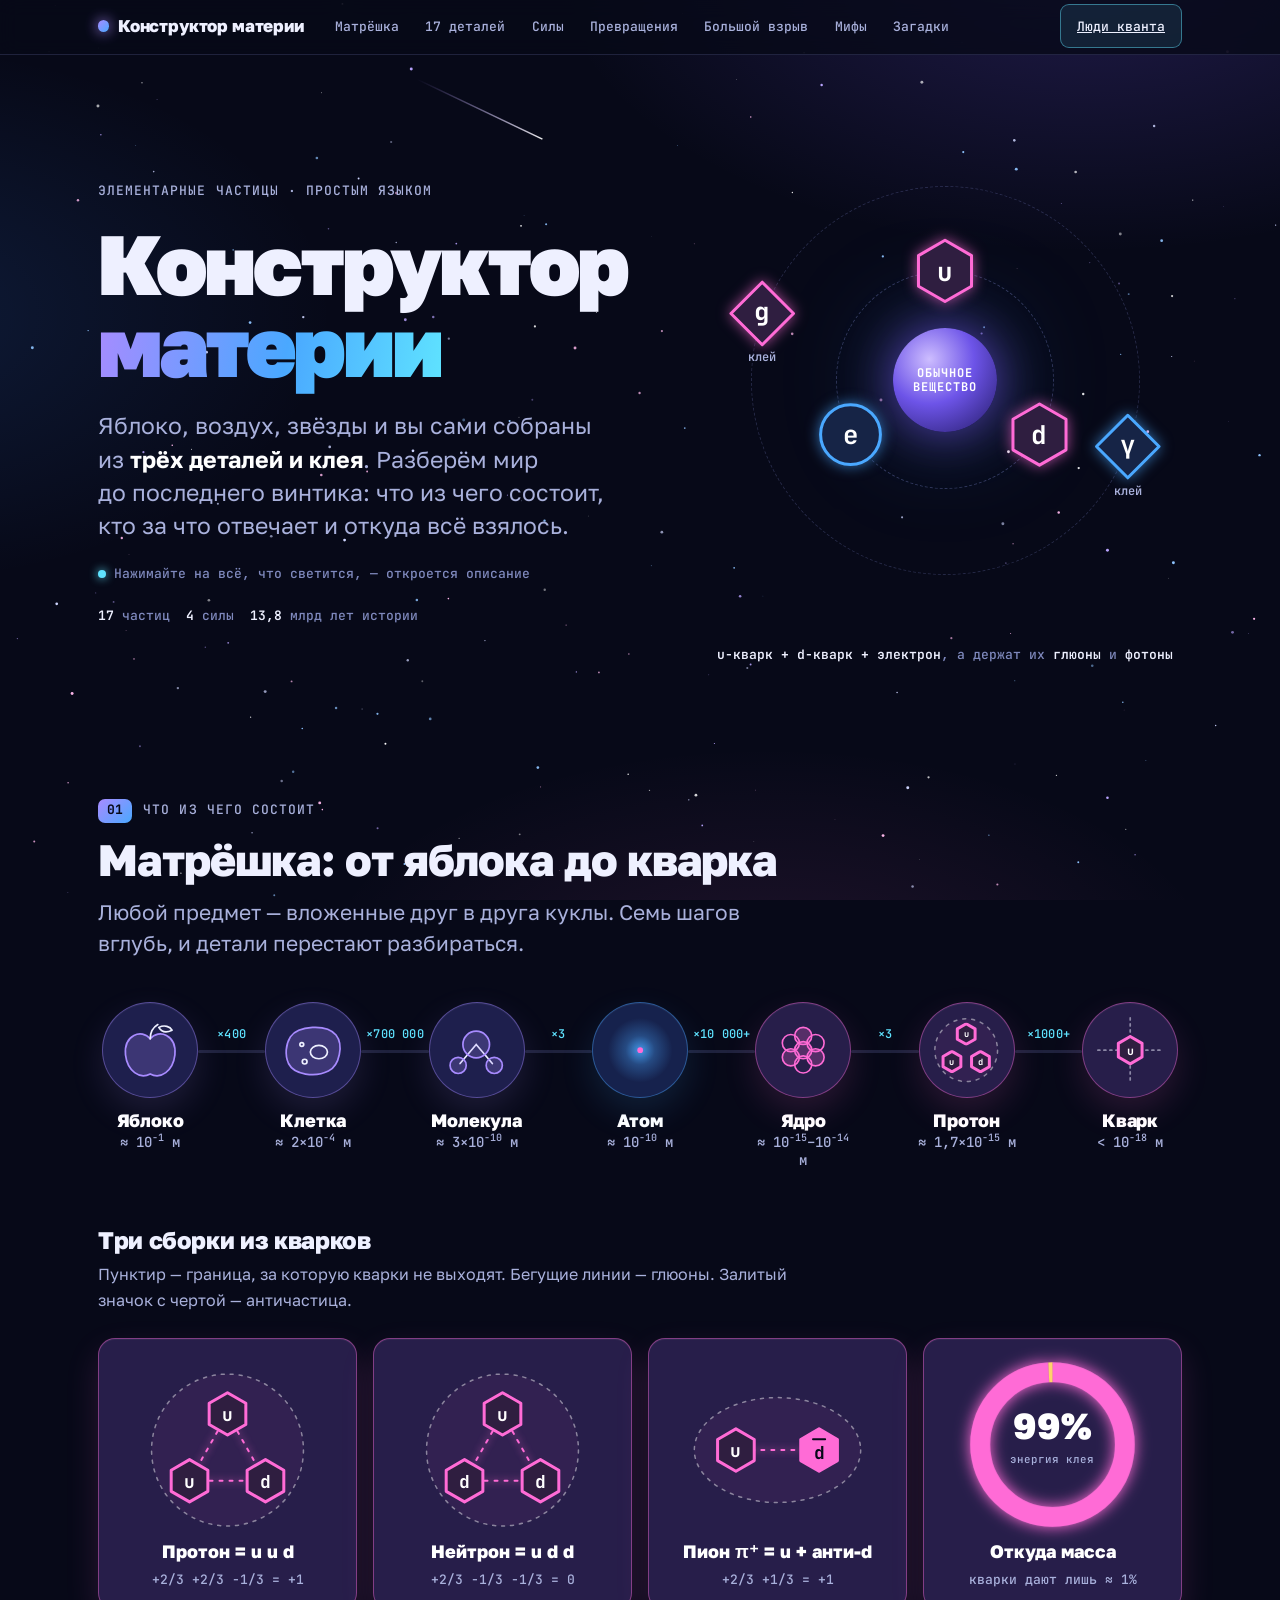
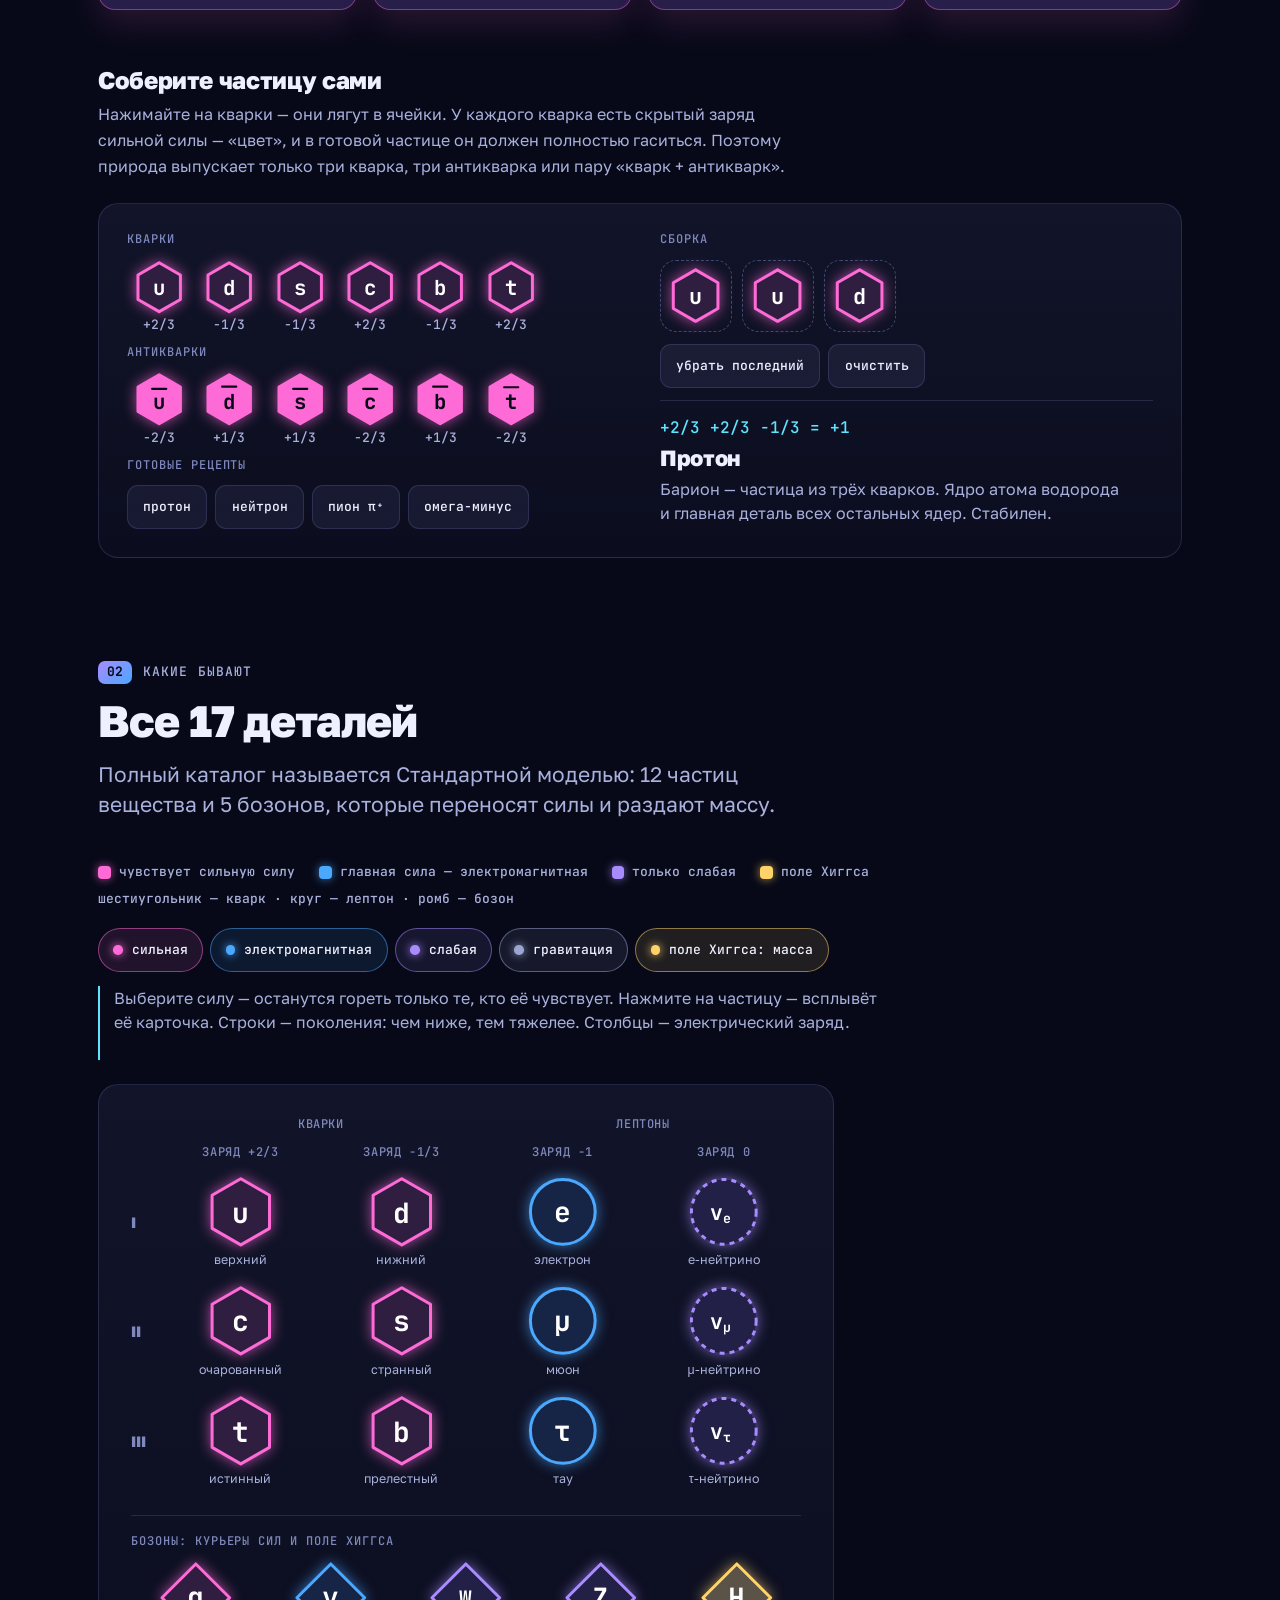
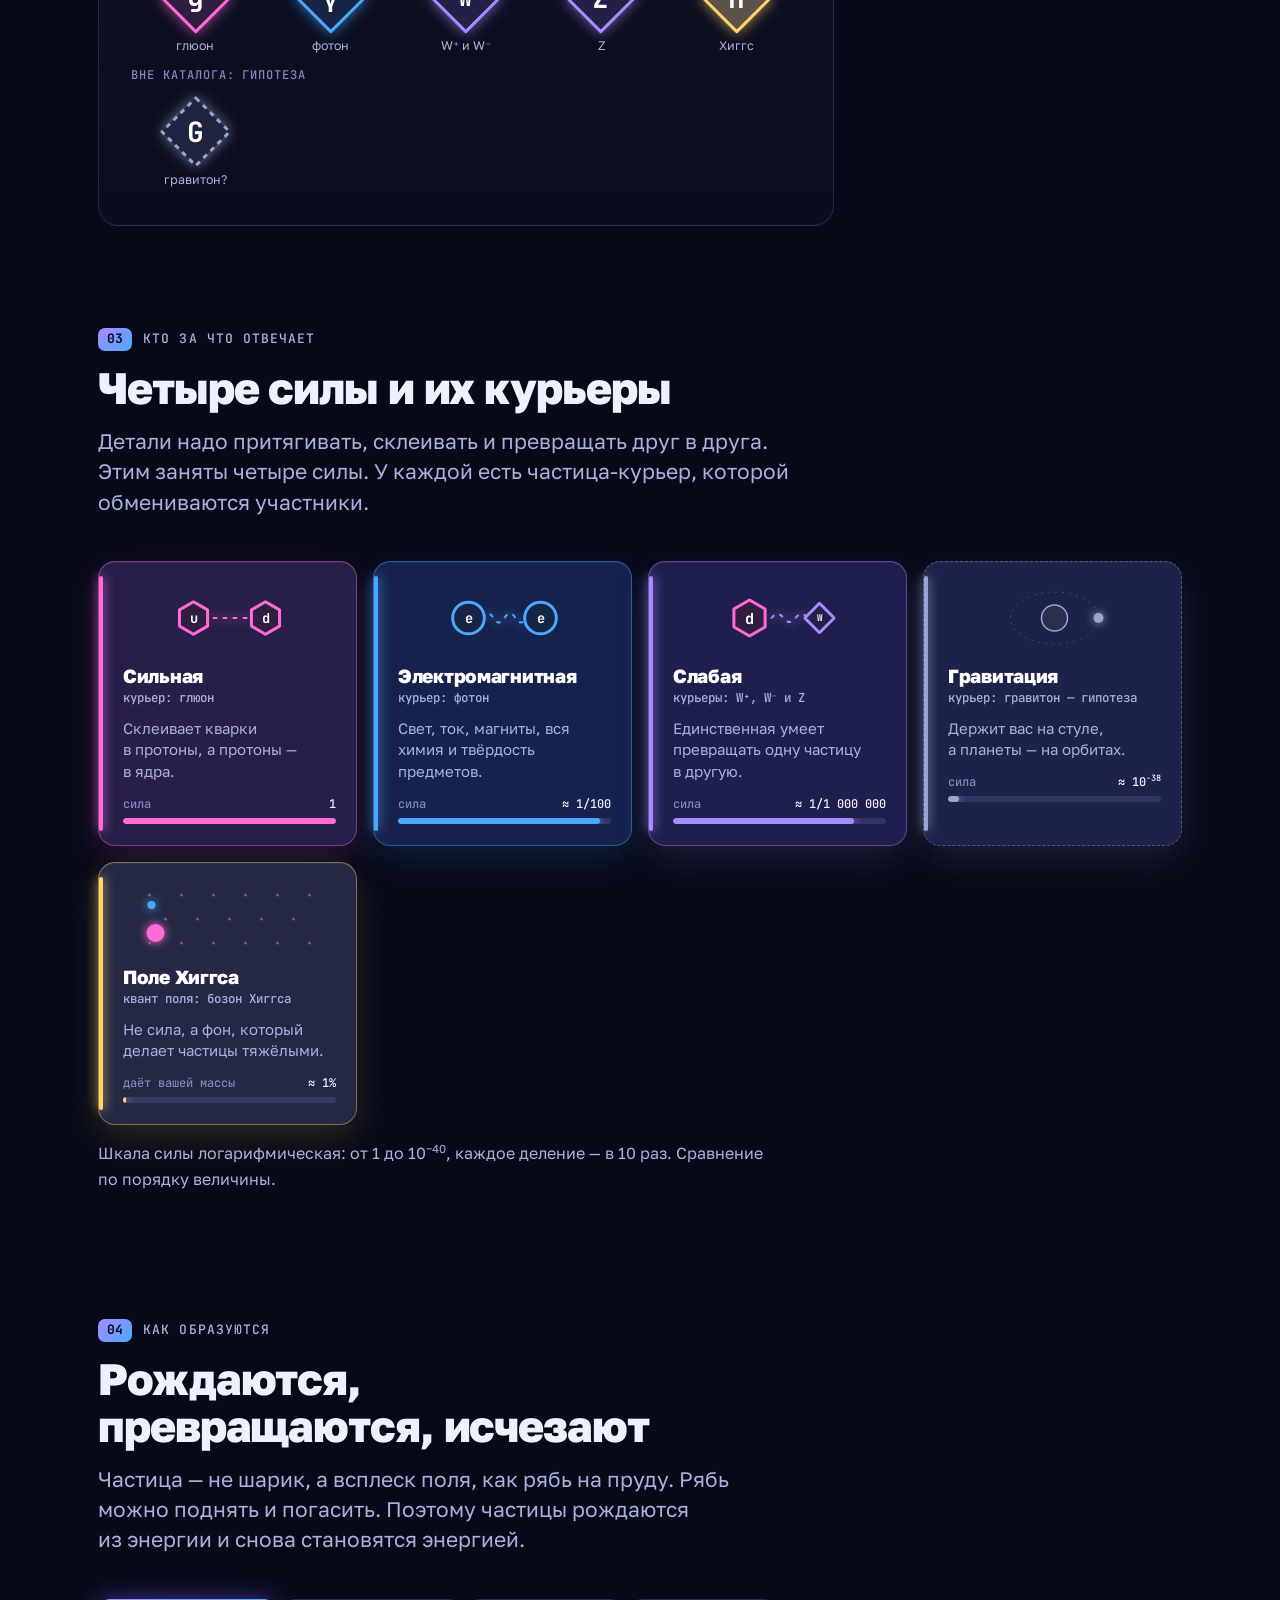
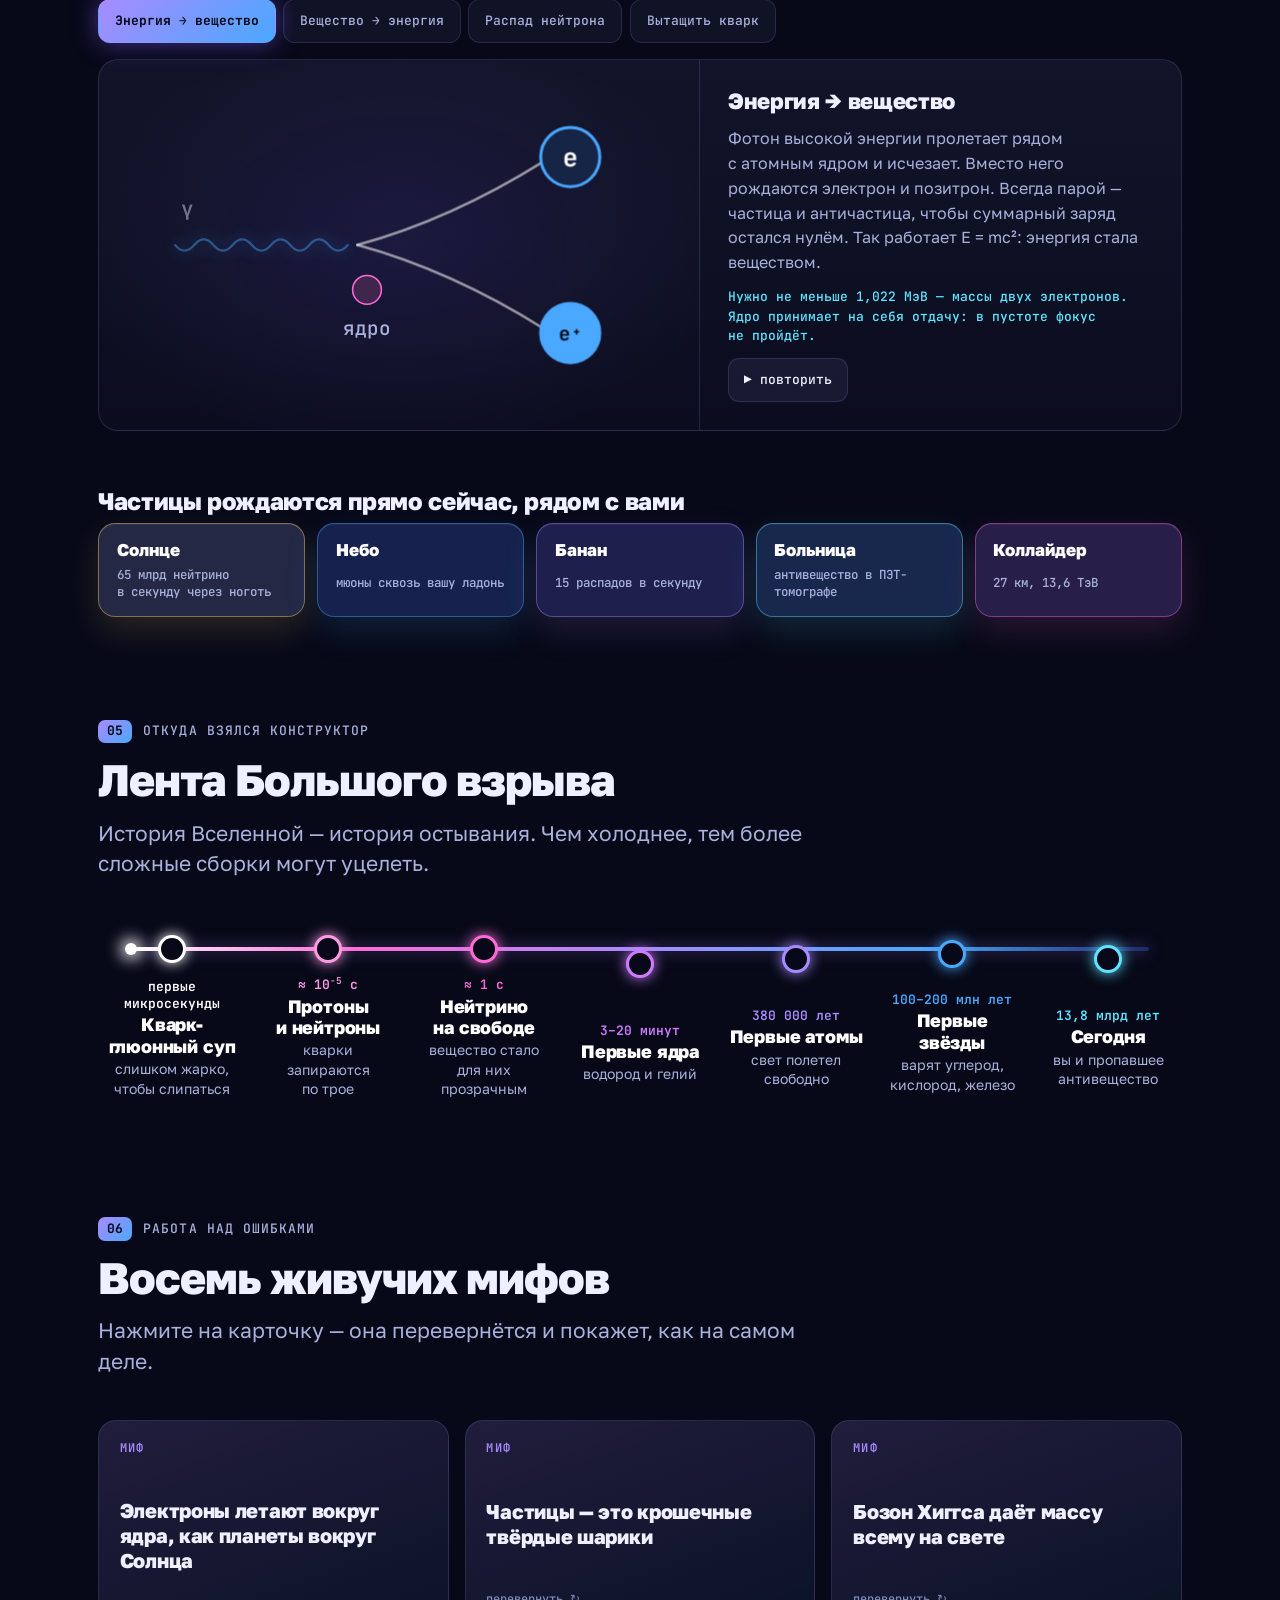
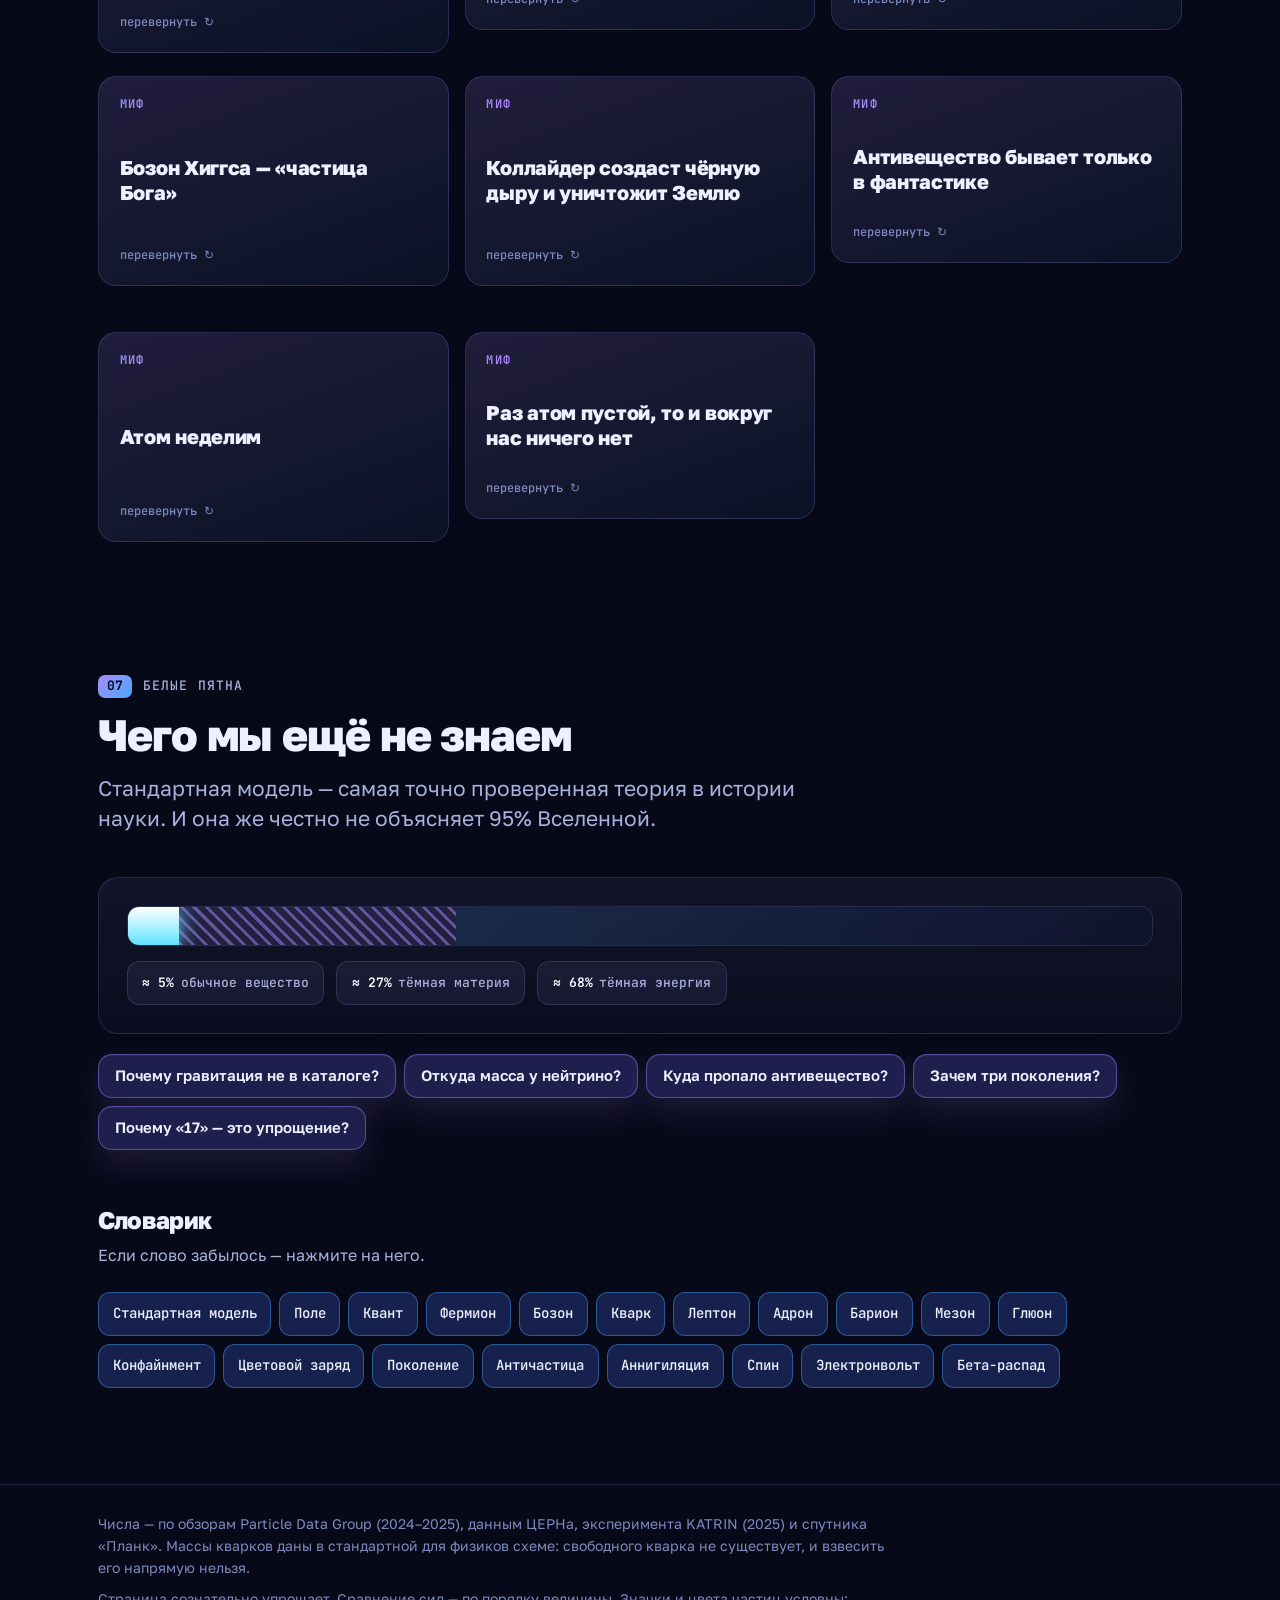
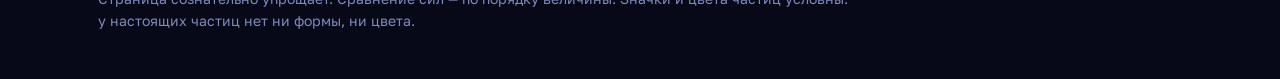
<file: kvant.html>
<!DOCTYPE html>
<html lang="ru">
<head>
<meta charset="utf-8">
<meta name="viewport" content="width=device-width, initial-scale=1, viewport-fit=cover">
<meta name="theme-color" content="#070918">
<meta name="description" content="Элементарные частицы простым языком: что из чего состоит, кто за что отвечает и как всё рождается.">
<title>Конструктор материи</title>
<link rel="icon" type="image/svg+xml" href="[data-uri]">
<link rel="preconnect" href="https://fonts.googleapis.com">
<link rel="preconnect" href="https://fonts.gstatic.com" crossorigin>
<link rel="stylesheet" href="https://fonts.googleapis.com/css2?family=Golos+Text:wght@400;500;600;700;800;900&family=JetBrains+Mono:wght@400;500;600;700&display=swap">
<style>
/* ───────── Космос: одна тёмная тема, задумана намеренно ───────── */
:root {
  color-scheme: dark;
  --bg: #070918;
  --bg-2: #0b0e26;
  --panel: #10143a;
  --line: rgba(160, 170, 255, .16);
  --ink: #eef0ff;
  --mut: #a9b1dc;
  --mut-2: #7f89bd;
  /* цвет = главная сила частицы */
  --c-strong: #ff6bd6;
  --c-em: #4aa8ff;
  --c-weak: #a88bff;
  --c-higgs: #ffd36a;
  --c-grav: #9aa5d1;
  --c-ui: #5fe3ff;
  --display: 'Golos Text', 'Helvetica Neue', Arial, sans-serif;
  --mono: 'JetBrains Mono', ui-monospace, Consolas, monospace;
  --gutter: clamp(16px, 4vw, 48px);
  --ease: cubic-bezier(.2, .7, .2, 1);
}

*, *::before, *::after { box-sizing: border-box; }
a, button, [role="button"] { -webkit-tap-highlight-color: transparent; }
html { -webkit-text-size-adjust: 100%; scroll-padding-top: 4.5rem; }
body {
  margin: 0;
  background: var(--bg);
  color: var(--ink);
  font: 400 1.0625rem/1.6 var(--display);
  overflow-wrap: break-word;
}
h1, h2, h3, h4, p, ul, ol, dl, dd, figure { margin: 0; }
ul, ol { padding: 0; list-style: none; }
h1, h2, h3 { text-wrap: balance; }
button { font: inherit; color: inherit; }
a { color: inherit; }
b, strong { color: #fff; font-weight: 700; }
sup { line-height: 0; font-size: .72em; }
:focus-visible { outline: 2px solid var(--c-ui); outline-offset: 3px; border-radius: 6px; }
.defs { position: absolute; width: 0; height: 0; overflow: hidden; }
.wrap { max-width: 1180px; margin-inline: auto; padding-inline: var(--gutter); position: relative; }
.mono { font-family: var(--mono); }

/* небо: туманности + звёзды на canvas */
.sky { position: fixed; inset: 0; z-index: -2; pointer-events: none;
  background:
    radial-gradient(70% 55% at 85% -5%, rgba(124, 92, 255, .22), transparent 60%),
    radial-gradient(60% 50% at -10% 35%, rgba(60, 140, 255, .14), transparent 60%),
    radial-gradient(60% 45% at 60% 110%, rgba(255, 107, 214, .10), transparent 60%),
    var(--bg);
}
#stars { position: fixed; top: 0; left: 0; z-index: -1; pointer-events: none; width: 100%; }

/* ───────── Навигация ───────── */
.nav { position: sticky; top: env(safe-area-inset-top, 0px); z-index: 20;
  background: rgba(7, 9, 22, .96);
  border-bottom: 1px solid var(--line); }
@supports (backdrop-filter: blur(1px)) or (-webkit-backdrop-filter: blur(1px)) {
  .nav { background: rgba(7, 9, 24, .78); -webkit-backdrop-filter: blur(10px); backdrop-filter: blur(10px); }
}
.nav-in { display: flex; align-items: center; gap: 1.25rem; min-height: 3.25rem; }
.brand { font-weight: 800; letter-spacing: -.01em; white-space: nowrap; text-decoration: none; display: inline-flex; align-items: center; justify-content: center; gap: .55rem; min-width: 44px; min-height: 44px; }
.brand i { width: .7rem; height: .7rem; border-radius: 50%; background: linear-gradient(135deg, var(--c-weak), var(--c-em)); box-shadow: 0 0 14px var(--c-weak); }
.nav-links { display: flex; gap: .25rem; overflow-x: auto; scrollbar-width: none; margin-left: auto; min-width: 0; }
.nav-links::-webkit-scrollbar { display: none; }
.nav-links a { font: 500 .8125rem/1 var(--mono); color: var(--mut); text-decoration: none; padding: 1rem .7rem; border-radius: 9px; white-space: nowrap; display: inline-flex; align-items: center; }
.nav-links a:hover { color: #fff; background: rgba(160, 170, 255, .1); }
.nav-links a.on { color: #fff; background: rgba(168, 139, 255, .2); }
.progress { height: 2px; background: transparent; }
.progress i { display: block; height: 100%; width: var(--p, 0%); background: linear-gradient(90deg, var(--c-weak), var(--c-em), var(--c-ui)); box-shadow: 0 0 10px var(--c-em); }
@media (max-width: 720px) { .brand span { display: none; } }

/* ───────── Общие детали сцен ───────── */
.scene { padding-block: clamp(3.5rem, 8vw, 6.5rem) 0; }
.scene-head { display: grid; gap: .875rem; max-width: 50rem; margin-bottom: clamp(1.75rem, 4vw, 2.75rem); }
.kick { display: inline-flex; align-items: center; gap: .7rem; font: 500 .8125rem/1.3 var(--mono); letter-spacing: .08em; text-transform: uppercase; color: var(--mut); }
.kick .idx { color: #070918; background: linear-gradient(135deg, var(--c-weak), var(--c-em)); font-weight: 700; border-radius: 7px; padding: .2rem .55rem; letter-spacing: .02em; }
.scene-head h2 { font: 800 clamp(1.7rem, 1.2rem + 2.2vw, 2.75rem)/1.06 var(--display); letter-spacing: -.025em; }
.scene-head .sub { font-size: clamp(1.0625rem, 1rem + .4vw, 1.3125rem); line-height: 1.45; color: var(--mut); max-width: 44rem; }
.grad { background: linear-gradient(100deg, var(--c-weak) 0%, var(--c-em) 55%, var(--c-ui) 100%); -webkit-background-clip: text; background-clip: text; color: transparent; }
.hint { font: 500 .8125rem/1.4 var(--mono); color: var(--mut-2); display: inline-flex; align-items: center; gap: .5rem; }
.hint::before { content: ""; width: .5rem; height: .5rem; border-radius: 50%; background: var(--c-ui); box-shadow: 0 0 10px var(--c-ui); }
.subhead { font: 800 clamp(1.2rem, 1.05rem + .7vw, 1.5rem)/1.2 var(--display); letter-spacing: -.015em; margin: clamp(2.5rem, 5vw, 3.5rem) 0 .5rem; }
.subnote { color: var(--mut); max-width: 44rem; margin-bottom: 1.5rem; font-size: 1rem; }

/* стеклянная панель и цветной узел */
.panel { background: linear-gradient(180deg, rgba(150, 160, 255, .08), rgba(150, 160, 255, .03)); border: 1px solid var(--line); border-radius: 20px; }
.nd { --c: var(--c-grav); position: relative; text-align: left; cursor: pointer; appearance: none;
  background: color-mix(in oklab, var(--c) 11%, var(--panel));
  border: 1px solid color-mix(in oklab, var(--c) 42%, transparent);
  border-radius: 17px;
  box-shadow: 0 14px 34px color-mix(in oklab, var(--c) 14%, transparent), inset 0 1px 0 rgba(255, 255, 255, .05);
  transition: transform .25s var(--ease), box-shadow .25s var(--ease), border-color .25s var(--ease); }
.nd:hover, .nd:focus-visible { transform: translateY(-4px); border-color: var(--c);
  box-shadow: 0 18px 44px color-mix(in oklab, var(--c) 34%, transparent), inset 0 1px 0 rgba(255, 255, 255, .08); }
.c-strong { --c: var(--c-strong); } .c-em { --c: var(--c-em); } .c-weak { --c: var(--c-weak); }
.c-higgs { --c: var(--c-higgs); } .c-grav { --c: var(--c-grav); } .c-ui { --c: var(--c-ui); }

/* значки частиц (цвет приходит через --c) */
.gl { display: block; width: 100%; height: 100%; overflow: visible; filter: drop-shadow(0 0 7px color-mix(in oklab, var(--c) 65%, transparent)); }
.sh { fill: color-mix(in oklab, var(--c) 17%, #0b0e26); stroke: var(--c); stroke-width: 3; stroke-linejoin: round; vector-effect: non-scaling-stroke; }
.sh-dash { stroke-dasharray: 5 5; }
.sh-anti { fill: var(--c); }
.sh-foil { fill: color-mix(in oklab, var(--c) 38%, #0b0e26); }
.t { font: 700 38px var(--mono); text-anchor: middle; dominant-baseline: central; fill: #fff; }
.t-sm { font-size: 29px; }
.t-sub { font-size: 18px; }
.t-anti { fill: #070918; }
.bar { stroke: #070918; stroke-width: 4; stroke-linecap: round; }
.bar-ink { stroke: #fff; stroke-width: 3; }

/* ───────── Hero ───────── */
.hero { padding-block: clamp(2.5rem, 7vw, 5.5rem) clamp(1rem, 3vw, 2rem); }
.hero-grid { display: grid; gap: clamp(2rem, 5vw, 4rem); align-items: center; }
@media (min-width: 940px) { .hero-grid { grid-template-columns: minmax(0, 1.15fr) minmax(0, 1fr); } }
.hero-text { display: grid; gap: 1.4rem; min-width: 0; }
.hero h1 { font: 900 clamp(2.5rem, 1.3rem + 5vw, 5.25rem)/.98 var(--display); letter-spacing: -.035em; }
.hero .lead { font-size: clamp(1.125rem, 1rem + .6vw, 1.4375rem); line-height: 1.45; color: var(--mut); max-width: 36rem; }
.hero .lead b { color: #fff; }
.hero-meta { font: 500 .8125rem/1.5 var(--mono); color: var(--mut-2); display: flex; flex-wrap: wrap; gap: .25rem 1rem; }
.hero-meta b { color: var(--ink); font-weight: 600; }

/* орбита с деталями */
.orbit-box { position: relative; width: min(100%, 30rem); aspect-ratio: 1; margin-inline: auto; container-type: inline-size; }
.ring { position: absolute; inset: var(--in); border-radius: 50%; border: 1px dashed rgba(160, 170, 255, .28); }
.ring.r1 { --in: 27%; }
.ring.r2 { --in: 9%; border-color: rgba(160, 170, 255, .2); }
.core { position: absolute; inset: 39%; border-radius: 50%; display: grid; place-items: center; text-align: center;
  background: radial-gradient(circle at 35% 30%, #cdbdff, #6d54e8 45%, #231a66 100%);
  box-shadow: 0 0 50px rgba(124, 92, 255, .65), 0 0 120px rgba(74, 168, 255, .3);
  font: 700 .75rem/1.2 var(--mono); letter-spacing: .08em; text-transform: uppercase; color: #fff; }
.sat { position: absolute; left: 50%; top: 50%; width: 4.25rem; height: 4.25rem; margin: -2.125rem 0 0 -2.125rem;
  transform: rotate(var(--a)) translateX(var(--r)) rotate(calc(-1 * var(--a))); }
.sat button { width: 100%; height: 100%; padding: 0; border: 0; background: none; cursor: pointer; display: block; border-radius: 50%; transition: transform .25s var(--ease); }
.sat button:hover, .sat button:focus-visible { transform: scale(1.14); }
.sat small { position: absolute; left: 50%; top: 100%; transform: translateX(-50%); font: 600 .75rem/1.2 var(--mono); color: var(--mut); white-space: nowrap; margin-top: .15rem; }
.orbit-cap { text-align: center; font: 500 .8125rem/1.5 var(--mono); color: var(--mut-2); margin-top: 1.75rem; }
.orbit-cap b { color: var(--ink); font-weight: 600; }

/* ───────── Матрёшка ───────── */
.ladder { display: grid; gap: 0; }
.rung { display: grid; grid-template-columns: 5rem minmax(0, 1fr); gap: 0 1rem; align-items: center; }
.rung-btn { width: 5rem; height: 5rem; border-radius: 50%; padding: .8rem; display: grid; place-items: center; }
.rung-btn svg { width: 100%; height: 100%; overflow: visible; }
.rung-txt { display: grid; gap: .1rem; }
.rung-txt b { font: 800 1.125rem/1.2 var(--display); letter-spacing: -.01em; }
.rung-txt span { font: 500 .875rem/1.3 var(--mono); color: var(--mut); }
.rail { position: relative; overflow: hidden; background: rgba(160, 170, 255, .16); border-radius: 99px; }
.rail::after { content: ""; position: absolute; inset: 0; background: linear-gradient(180deg, transparent, var(--c-ui), transparent); transform: translateY(-100%); }
.rung-rail { grid-column: 1 / -1; display: grid; grid-template-columns: 5rem minmax(0, 1fr); gap: 0 1rem; align-items: center; height: 2.5rem; }
.rung-rail .rail { width: 3px; height: 100%; justify-self: center; }
.rung-rail em { font: 500 .75rem/1 var(--mono); font-style: normal; color: var(--c-ui); letter-spacing: .02em; }
@media (min-width: 1000px) {
  .ladder { grid-template-columns: repeat(7, auto); justify-content: space-between; align-items: start; position: relative; }
  .rung { grid-template-columns: 1fr; justify-items: center; text-align: center; gap: .75rem; width: 6.5rem; position: relative; z-index: 1; }
  .rung-btn { width: 6rem; height: 6rem; }
  .rung-rail { position: absolute; top: 3rem; height: 3px; left: calc(var(--n) * (100% - 6.5rem) / 6 + 6.25rem); width: calc((100% - 6.5rem) / 6 - 6rem); display: block; grid-column: auto; }
  .rung-rail .rail { width: 100%; height: 3px; }
  .rung-rail .rail::after { background: linear-gradient(90deg, transparent, var(--c-ui), transparent); transform: translateX(-100%); }
  .rung-rail em { position: absolute; left: 50%; top: -1.35rem; transform: translateX(-50%); white-space: nowrap; }
}
.ic { fill: none; stroke: var(--ink); stroke-width: 1.7; stroke-linecap: round; stroke-linejoin: round; vector-effect: non-scaling-stroke; }
.ic-c { stroke: var(--c); }
.ic-fill { fill: color-mix(in oklab, var(--c) 22%, transparent); }

/* сборки из кварков */
.compo { display: grid; gap: 1rem; grid-template-columns: repeat(auto-fit, minmax(15.5rem, 1fr)); }
.compo .nd { padding: 1.1rem 1.25rem 1.25rem; display: grid; gap: .5rem; justify-items: center; text-align: center; --c: var(--c-strong); }
.compo svg { width: 100%; max-width: 14rem; height: auto; overflow: visible; }
.compo b { font: 800 1.125rem/1.2 var(--display); }
.compo span { font: 500 .8125rem/1.35 var(--mono); color: var(--mut); }
.bag { fill: rgba(255, 107, 214, .05); stroke: rgba(255, 255, 255, .45); stroke-width: 1.5; stroke-dasharray: 3 6; stroke-linecap: round; vector-effect: non-scaling-stroke; }
.spring { fill: none; stroke: var(--c-strong); stroke-width: 2; stroke-linecap: round; stroke-dasharray: 3 7; vector-effect: non-scaling-stroke; filter: drop-shadow(0 0 4px var(--c-strong)); }
.qk { transform-box: fill-box; transform-origin: center; }
.lbl { font: 600 13px var(--mono); fill: var(--ink); }
.lbl-soft { font: 500 12px var(--mono); fill: var(--mut); }

/* конструктор адронов */
.builder { padding: clamp(1.1rem, 3vw, 1.75rem); display: grid; gap: 1.5rem; }
@media (min-width: 860px) { .builder { grid-template-columns: minmax(0, 1fr) minmax(0, 1fr); gap: 2.5rem; align-items: start; } }
.b-col { display: grid; gap: .75rem; }
.b-label { font: 500 .75rem/1.3 var(--mono); letter-spacing: .08em; text-transform: uppercase; color: var(--mut-2); }
.b-palette { display: grid; grid-template-columns: repeat(6, minmax(0, 1fr)); gap: .4rem; max-width: 26rem; --c: var(--c-strong); }
@media (max-width: 420px) { .b-palette { grid-template-columns: repeat(4, minmax(0, 1fr)); } }
.b-chip { appearance: none; background: none; border: 0; padding: 0; cursor: pointer; display: grid; justify-items: center; gap: .2rem; min-height: 44px; transition: transform .2s var(--ease); --c: var(--c-strong); }
.b-chip:hover, .b-chip:focus-visible { transform: translateY(-3px) scale(1.06); }
.b-chip .gl { width: 100%; max-width: 3.4rem; aspect-ratio: 1; height: auto; }
.b-chip small { font: 500 .8125rem/1.2 var(--mono); color: var(--mut); }
.b-slots { display: flex; gap: .625rem; flex-wrap: wrap; --c: var(--c-strong); }
.b-slot { width: 4.5rem; height: 4.5rem; border: 1.5px dashed rgba(160, 170, 255, .35); border-radius: 16px; display: grid; place-items: center; padding: .4rem; }
.b-slot:empty::after { content: "?"; font: 500 1.125rem var(--mono); color: var(--mut-2); }
.b-slot .gl { animation: pop-in .35s var(--ease) both; }
.b-actions, .b-presets { display: flex; gap: .5rem; flex-wrap: wrap; }
.btn { appearance: none; cursor: pointer; min-height: 44px; padding: .5rem .95rem; border-radius: 11px; font: 500 .8125rem/1.2 var(--mono);
  color: var(--ink); background: rgba(160, 170, 255, .08); border: 1px solid var(--line); transition: background .2s, border-color .2s, transform .2s var(--ease); }
.btn:hover { background: rgba(168, 139, 255, .22); border-color: var(--c-weak); transform: translateY(-2px); }
.b-out { border-top: 1px solid var(--line); padding-top: 1rem; display: grid; gap: .35rem; min-height: 8rem; align-content: start; }
.b-sum { font: 500 1rem/1.4 var(--mono); color: var(--c-ui); }
.b-name { font: 800 1.375rem/1.2 var(--display); letter-spacing: -.015em; }
.b-note { color: var(--mut); font-size: 1rem; line-height: 1.5; }

/* ───────── Каталог ───────── */
.legend { display: flex; flex-wrap: wrap; gap: .5rem 1.5rem; margin-bottom: 1.25rem; font: 500 .8125rem/1.4 var(--mono); color: var(--mut); }
.legend span { display: inline-flex; align-items: center; gap: .5rem; }
.legend i { width: .8rem; height: .8rem; border-radius: 4px; background: var(--c); box-shadow: 0 0 10px color-mix(in oklab, var(--c) 70%, transparent); }
.legend svg { width: 1rem; height: 1rem; overflow: visible; }
.forces-bar { display: flex; flex-wrap: wrap; gap: .45rem; margin-bottom: .9rem; }
.f-btn { appearance: none; cursor: pointer; min-height: 44px; padding: .5rem .9rem; border-radius: 99px; font: 500 .8125rem/1.2 var(--mono);
  color: var(--ink); background: color-mix(in oklab, var(--c) 10%, transparent); border: 1px solid color-mix(in oklab, var(--c) 50%, transparent);
  display: inline-flex; align-items: center; gap: .55rem; transition: background .2s, box-shadow .2s, transform .2s var(--ease); }
.f-btn::before { content: ""; width: .6rem; height: .6rem; border-radius: 50%; background: var(--c); box-shadow: 0 0 10px var(--c); flex: none; }
.f-btn:hover { transform: translateY(-2px); }
.f-btn[aria-pressed="true"] { background: var(--c); color: #070918; font-weight: 700; box-shadow: 0 0 26px color-mix(in oklab, var(--c) 60%, transparent); }
.f-btn[aria-pressed="true"]::before { background: #070918; box-shadow: none; }
.f-say { font-size: 1rem; line-height: 1.5; color: var(--mut); min-height: 4.6em; max-width: 50rem; margin-bottom: 1.5rem; border-left: 2px solid var(--fc-now, var(--c-ui)); padding-left: .9rem; }
.sm { padding: clamp(1rem, 3vw, 2rem); display: grid; gap: 1.5rem; max-width: 46rem; }
.sm-grid { display: grid; grid-template-columns: 1.6rem repeat(4, minmax(0, 1fr)); gap: .6rem .4rem; align-items: start; }
.sm-colhead { font: 500 .75rem/1.25 var(--mono); letter-spacing: .05em; text-transform: uppercase; color: var(--mut-2); text-align: center; align-self: end; padding-bottom: .2rem; }
.sm-gen { font: 800 .9375rem/1 var(--display); color: var(--mut-2); align-self: center; }
.sm-bosons { display: grid; grid-template-columns: repeat(5, minmax(0, 1fr)); gap: .6rem .4rem; border-top: 1px solid var(--line); padding-top: 1.1rem; }
.sm-sub { font: 500 .75rem/1.25 var(--mono); letter-spacing: .08em; text-transform: uppercase; color: var(--mut-2); grid-column: 1 / -1; }
.chip { appearance: none; background: none; border: 0; padding: .15rem 0 .3rem; cursor: pointer; display: grid; grid-template-columns: minmax(0, 1fr); justify-items: center; gap: .3rem; min-width: 0; border-radius: 14px;
  transition: opacity .25s ease-out, filter .25s ease-out, transform .25s var(--ease); }
.chip .gl { width: 88%; max-width: 4.6rem; aspect-ratio: 1; height: auto; transition: transform .35s var(--ease), filter .25s; }
.chip .nm { font-size: clamp(.75rem, 2.4vw, .78rem); line-height: 1.15; text-align: center; color: var(--mut); -webkit-hyphens: auto; hyphens: auto; overflow-wrap: break-word; width: 100%; min-width: 0; max-width: 100%; justify-self: stretch; }
.chip:hover, .chip:focus-visible { transform: translateY(-4px); }
.chip:hover .nm, .chip:focus-visible .nm { color: #fff; }
.chip:hover .gl, .chip:focus-visible .gl { filter: drop-shadow(0 0 14px var(--c)); }
.sm[data-force] .chip { opacity: .16; filter: grayscale(.8); }
.sm[data-force="strong"] .chip[data-feels~="strong"],
.sm[data-force="em"] .chip[data-feels~="em"],
.sm[data-force="weak"] .chip[data-feels~="weak"],
.sm[data-force="grav"] .chip[data-feels~="grav"],
.sm[data-force="higgs"] .chip[data-feels~="higgs"],
.sm[data-force="em"] .chip[data-carries~="em"] { opacity: 1; filter: none; }
.sm[data-force="higgs"] .chip .gl { transform: scale(var(--ms, 1)); }
.sm[data-force="higgs"] .chip[data-feels~="maybe"] { opacity: .55; filter: none; }
@media (max-width: 560px) { .sm[data-force="higgs"] .chip .gl { width: 66%; } }

/* ───────── Силы ───────── */
.forces { display: grid; gap: 1rem; grid-template-columns: repeat(auto-fit, minmax(13.5rem, 1fr)); }
.force { padding: 1.25rem 1.25rem 1.35rem 1.5rem; display: grid; gap: .7rem; align-content: start; }
.force::before { content: ""; position: absolute; left: 0; top: 14px; bottom: 14px; width: 4px; border-radius: 4px; background: var(--c); box-shadow: 0 0 12px var(--c); }
.force.grav { border-style: dashed; }
.force-art { height: 4.5rem; }
.force-art svg { width: 100%; height: 100%; overflow: visible; }
.force b { font: 800 1.1875rem/1.15 var(--display); letter-spacing: -.015em; display: block; }
.force .car { display: block; margin-top: .15rem; font: 500 .78rem/1.35 var(--mono); color: var(--mut); }
.force p { font-size: .9375rem; line-height: 1.45; color: var(--mut); }
.meter { display: grid; gap: .3rem; margin-top: .2rem; }
.meter-top { display: flex; justify-content: space-between; gap: .5rem; font: 500 .75rem/1.3 var(--mono); color: var(--mut-2); }
.meter-top span + span { color: var(--ink); }
.meter-bar { height: 6px; border-radius: 99px; background: rgba(160, 170, 255, .14); overflow: hidden; }
.meter-bar i { display: block; height: 100%; width: var(--w); border-radius: 99px; background: var(--c); box-shadow: 0 0 10px var(--c); transform-origin: left; }
.wv { fill: none; stroke: var(--c); stroke-width: 2; stroke-linecap: round; vector-effect: non-scaling-stroke; filter: drop-shadow(0 0 4px var(--c)); }
.wv-dash { stroke-dasharray: 3 7; }
.dot { fill: var(--c); filter: drop-shadow(0 0 5px var(--c)); }
.dot-soft { fill: color-mix(in oklab, var(--c) 25%, #0b0e26); stroke: var(--c); stroke-width: 1.5; vector-effect: non-scaling-stroke; }
.fld { fill: rgba(255, 211, 106, .35); }

/* ───────── Превращения ───────── */
.stage { display: grid; gap: 0; overflow: hidden; }
@media (min-width: 900px) { .stage { grid-template-columns: minmax(0, 1.25fr) minmax(0, 1fr); } }
.tabs { display: flex; flex-wrap: wrap; gap: .45rem; margin-bottom: 1rem; }
.tab { --c: var(--c-ui); appearance: none; cursor: pointer; min-height: 44px; padding: .5rem 1rem; border-radius: 12px; font: 500 .8125rem/1.2 var(--mono); color: var(--mut);
  background: rgba(160, 170, 255, .06); border: 1px solid var(--line); transition: all .2s var(--ease); }
.tab:hover { color: #fff; transform: translateY(-2px); }
.tab[aria-selected="true"] { color: #070918; background: linear-gradient(135deg, var(--c-weak), var(--c-em)); border-color: transparent; font-weight: 700; box-shadow: 0 0 24px rgba(124, 92, 255, .5); }
.stage-art { position: relative; min-height: 17rem; padding: 1rem; display: grid; place-items: center; background: radial-gradient(80% 80% at 50% 50%, rgba(124, 92, 255, .12), transparent 70%); border-bottom: 1px solid var(--line); }
@media (min-width: 900px) { .stage-art { border-bottom: 0; border-right: 1px solid var(--line); } }
.stage-art svg { width: 100%; max-width: 30rem; height: auto; overflow: visible; }
.stage-txt { padding: clamp(1.1rem, 3vw, 1.75rem); display: grid; gap: .75rem; align-content: start; }
.stage-txt h3 { font: 800 1.375rem/1.2 var(--display); letter-spacing: -.015em; }
.stage-txt p { color: var(--mut); font-size: 1rem; line-height: 1.55; }
.stage-txt .fact { font: 500 .8125rem/1.5 var(--mono); color: var(--c-ui); }
.replay { justify-self: start; }
.trk { fill: none; stroke: rgba(255, 255, 255, .55); stroke-width: 1.6; stroke-linecap: round; vector-effect: non-scaling-stroke; }
.ph { fill: none; stroke: var(--c-em); stroke-width: 2.2; stroke-linecap: round; vector-effect: non-scaling-stroke; filter: drop-shadow(0 0 5px var(--c-em)); }
.wz { fill: none; stroke: var(--c-weak); stroke-width: 2.2; stroke-linecap: round; stroke-dasharray: 5 5; vector-effect: non-scaling-stroke; filter: drop-shadow(0 0 5px var(--c-weak)); }
.str { stroke: var(--c-strong); stroke-width: 3; stroke-linecap: round; vector-effect: non-scaling-stroke; filter: drop-shadow(0 0 6px var(--c-strong)); }
.flash { fill: #fff; filter: drop-shadow(0 0 14px #fff); opacity: 0; transform-box: fill-box; transform-origin: center; }
.mv { transform-box: view-box; }

/* «прямо сейчас» */
.now { display: grid; gap: .75rem; grid-template-columns: repeat(auto-fit, minmax(11.5rem, 1fr)); }
.now .nd { padding: 1rem 1.1rem; display: grid; gap: .3rem; }
.now b { font: 800 1.0625rem/1.2 var(--display); }
.now span { font: 500 .78rem/1.4 var(--mono); color: var(--mut); }

/* ───────── Лента Большого взрыва ───────── */
.bang { position: relative; display: grid; gap: .75rem; }
.bang-line { position: absolute; left: 1.4rem; top: 1.5rem; bottom: 1.5rem; width: 4px; border-radius: 99px;
  background: linear-gradient(180deg, #fff 0%, #ffd0f4 8%, var(--c-strong) 25%, var(--c-weak) 50%, var(--c-em) 75%, #1d2a6b 100%); box-shadow: 0 0 16px rgba(168, 139, 255, .5); }
.bang-line i { position: absolute; left: 50%; top: 0; width: 12px; height: 12px; margin: -6px 0 0 -6px; border-radius: 50%; background: #fff; box-shadow: 0 0 16px 4px #fff; }
.ev { display: grid; grid-template-columns: 2.8rem minmax(0, 1fr); gap: 0 1rem; align-items: center; padding: .5rem .75rem .5rem 0; border-radius: 16px; background: none; border: 0; text-align: left; cursor: pointer; position: relative; transition: background .2s, transform .25s var(--ease); }
.ev:hover, .ev:focus-visible { background: rgba(160, 170, 255, .08); transform: translateX(4px); }
.ev-dot { width: 1.5rem; height: 1.5rem; margin-left: .75rem; border-radius: 50%; background: var(--bg); border: 3px solid var(--c); box-shadow: 0 0 14px var(--c); position: relative; z-index: 1; }
.ev-txt { display: grid; gap: .1rem; }
.ev-txt .when { font: 600 .8125rem/1.3 var(--mono); color: var(--c); }
.ev-txt b { font: 800 1.125rem/1.2 var(--display); letter-spacing: -.01em; }
.ev-txt span { font-size: .9375rem; color: var(--mut); line-height: 1.4; }
@media (min-width: 1000px) {
  .bang { grid-template-columns: repeat(7, minmax(0, 1fr)); gap: .5rem; padding-top: .5rem; }
  .bang-line { left: 3%; right: 3%; top: 1.55rem; bottom: auto; width: auto; height: 4px;
    background: linear-gradient(90deg, #fff 0%, #ffd0f4 6%, var(--c-strong) 22%, var(--c-weak) 50%, var(--c-em) 78%, #1d2a6b 100%); }
  .bang-line i { left: 0; top: 50%; }
  .ev { grid-template-columns: 1fr; justify-items: center; text-align: center; gap: .9rem; padding: .25rem .4rem 1rem; }
  .ev:hover, .ev:focus-visible { transform: translateY(-4px); }
  .ev-dot { margin: 0; width: 1.75rem; height: 1.75rem; }
  .ev-txt { justify-items: center; }
  .ev-txt span { font-size: .875rem; }
}

/* ───────── Мифы ───────── */
.myths { display: grid; gap: 1rem; grid-template-columns: repeat(auto-fit, minmax(16.5rem, 1fr)); }
.myth { appearance: none; border: 0; padding: 0; background: none; cursor: pointer; text-align: left; perspective: 1200px; min-height: 15rem; display: grid; }
.myth-in { display: grid; transform-style: preserve-3d; transition: transform .7s var(--ease); }
.myth[aria-pressed="true"] .myth-in { transform: rotateY(180deg); }
.face { grid-area: 1 / 1; -webkit-backface-visibility: hidden; backface-visibility: hidden; border-radius: 18px; padding: 1.25rem 1.3rem 1.35rem; display: grid; gap: .7rem; align-content: start; border: 1px solid var(--line); }
.face.front { background: linear-gradient(160deg, rgba(168, 139, 255, .16), rgba(74, 168, 255, .06)); align-content: space-between; }
.face.back { transform: rotateY(180deg); background: linear-gradient(160deg, rgba(95, 227, 255, .14), rgba(16, 20, 58, .9)); border-color: color-mix(in oklab, var(--c-ui) 45%, transparent); }
.face .tag { font: 600 .75rem/1.3 var(--mono); letter-spacing: .1em; text-transform: uppercase; color: var(--c-weak); }
.face.back .tag { color: var(--c-ui); }
.face .claim { font: 800 1.25rem/1.25 var(--display); letter-spacing: -.015em; }
.face .truth { font-size: .9688rem; line-height: 1.5; color: var(--ink); }
.face .turn { font: 500 .75rem/1.3 var(--mono); color: var(--mut-2); }
.myth:hover .face.front, .myth:focus-visible .face.front { border-color: var(--c-weak); box-shadow: 0 0 34px rgba(168, 139, 255, .3); }

/* ───────── Загадки и словарик ───────── */
.budget { padding: clamp(1.1rem, 3vw, 1.75rem); display: grid; gap: .9rem; margin-bottom: 1.25rem; }
.budget-bar { display: flex; height: 2.5rem; border-radius: 12px; overflow: hidden; border: 1px solid var(--line); }
.budget-bar i { display: block; height: 100%; font-style: normal; }
.b-ord { width: 5%; background: linear-gradient(180deg, #fff, var(--c-ui)); box-shadow: 0 0 20px var(--c-ui); }
.b-dm { width: 27%; background: repeating-linear-gradient(45deg, rgba(168, 139, 255, .55) 0 3px, rgba(168, 139, 255, .12) 3px 9px); }
.b-de { width: 68%; background: linear-gradient(90deg, rgba(74, 168, 255, .16), rgba(16, 20, 58, .4)); }
.budget-key { display: flex; flex-wrap: wrap; gap: .5rem .75rem; font: 500 .8125rem/1.4 var(--mono); color: var(--mut); }
.budget-key button { appearance: none; cursor: pointer; min-height: 44px; padding: .5rem .9rem; border-radius: 12px;
  background: rgba(160, 170, 255, .08); border: 1px solid var(--line); color: inherit; font: inherit;
  display: inline-flex; align-items: center; gap: .4rem; transition: background .2s, border-color .2s, transform .2s var(--ease); }
.budget-key button:hover, .budget-key button:focus-visible { background: rgba(168, 139, 255, .22); border-color: var(--c-weak); transform: translateY(-2px); }
.budget-key b { color: #fff; font-weight: 600; }
.chips { display: flex; flex-wrap: wrap; gap: .5rem; }
.q-chip { padding: .7rem 1rem; font: 600 .9375rem/1.25 var(--display); border-radius: 14px; min-height: 44px; }
.g-chip { padding: .55rem .85rem; font: 500 .875rem/1.25 var(--mono); border-radius: 12px; min-height: 44px; box-shadow: none; }

/* ───────── Всплывающая карточка ───────── */
dialog.pop { --c: var(--c-weak); padding: 0; border: 1px solid color-mix(in oklab, var(--c) 55%, transparent); border-radius: 22px; color: var(--ink);
  background: linear-gradient(180deg, color-mix(in oklab, var(--c) 13%, #0d1030), #0b0e26 60%);
  box-shadow: 0 30px 90px rgba(0, 0, 0, .6), 0 0 70px color-mix(in oklab, var(--c) 28%, transparent);
  width: min(34rem, calc(100vw - 2rem)); max-height: min(44rem, calc(100vh - 2rem)); overflow: hidden; }
dialog.pop[open] { display: grid; grid-template-rows: auto minmax(0, 1fr) auto; animation: pop-in .38s var(--ease) both; }
dialog.pop::backdrop { background: rgba(4, 5, 16, .72); -webkit-backdrop-filter: blur(5px); backdrop-filter: blur(5px); animation: fade-in .3s ease both; }
.pop-head { display: grid; grid-template-columns: auto minmax(0, 1fr) auto; gap: 1rem; align-items: center; padding: 1.25rem 1.25rem 1rem 1.4rem; }
.pop-ic { width: 3.75rem; height: 3.75rem; display: grid; place-items: center; }
.pop-ic:empty { display: none; }
.pop-ic svg { width: 100%; height: 100%; overflow: visible; }
.pop-head .kick { color: var(--c); letter-spacing: .07em; font-size: .75rem; }
.pop-head h3 { font: 800 clamp(1.3rem, 1.1rem + 1vw, 1.7rem)/1.12 var(--display); letter-spacing: -.02em; margin-top: .2rem; }
.x { appearance: none; cursor: pointer; width: 44px; height: 44px; border-radius: 12px; border: 1px solid var(--line); background: rgba(160, 170, 255, .08); display: grid; place-items: center; align-self: start; transition: background .2s, transform .2s var(--ease); }
.x:hover { background: rgba(160, 170, 255, .2); transform: rotate(90deg); }
.x svg { width: 1rem; height: 1rem; stroke: #fff; stroke-width: 2; stroke-linecap: round; }
.pop-body { padding: 0 1.4rem 1.25rem; overflow-y: auto; scrollbar-width: thin; scrollbar-color: rgba(160, 170, 255, .35) transparent; display: grid; gap: .85rem; align-content: start; }
.pop-body p { font-size: 1.0313rem; line-height: 1.55; color: #dfe3ff; }
.pop-facts { display: grid; grid-template-columns: auto minmax(0, 1fr); gap: .4rem 1rem; padding: .85rem 1rem; border-radius: 14px; background: rgba(160, 170, 255, .07); border: 1px solid var(--line); }
.pop-facts dt { font: 500 .75rem/1.7 var(--mono); letter-spacing: .06em; text-transform: uppercase; color: var(--mut-2); }
.pop-facts dd { font: 500 .875rem/1.45 var(--mono); color: var(--ink); }
.pop-ana { border-left: 3px solid var(--c); padding: .15rem 0 .15rem .9rem; display: grid; gap: .35rem; }
.pop-ana .tag { font: 600 .7rem/1.3 var(--mono); letter-spacing: .1em; text-transform: uppercase; color: var(--c); }
.pop-ana p { font-size: .9688rem; color: var(--mut); }
.pop-ana p.limp { color: var(--mut-2); }
.pop-ana p + .tag { margin-top: .45rem; }
.pop-nav { display: flex; align-items: center; justify-content: space-between; gap: 1rem; padding: .7rem 1rem; border-top: 1px solid var(--line); background: rgba(7, 9, 24, .5); }
.pop-nav span { font: 500 .78rem/1 var(--mono); color: var(--mut-2); }
.pop-nav .btn { min-width: 44px; font-size: 1.0625rem; }
.pop-swap { animation: swap-in .3s var(--ease) both; }
@media (max-width: 560px) {
  dialog.pop { margin: auto 0 0; width: 100%; max-width: none; border-radius: 22px 22px 0 0; max-height: 86vh; border-bottom: 0; padding-bottom: env(safe-area-inset-bottom, 0px); }
  dialog.pop[open] { animation-name: sheet-in; }
}

/* ───────── Подвал ───────── */
.foot { margin-top: clamp(3.5rem, 8vw, 6rem); border-top: 1px solid var(--line); padding-block: 1.75rem 3rem; color: var(--mut-2); font-size: .875rem; line-height: 1.55; }
.foot .wrap { display: grid; gap: .6rem; }
.foot p { max-width: 50rem; }

/* ───────── Движение ───────── */
@keyframes pop-in { from { opacity: 0; transform: translateY(14px) scale(.95); } to { opacity: 1; transform: none; } }
@keyframes sheet-in { from { opacity: 0; transform: translateY(40%); } to { opacity: 1; transform: none; } }
@keyframes swap-in { from { opacity: 0; transform: translateX(14px); } to { opacity: 1; transform: none; } }
@keyframes fade-in { from { opacity: 0; } to { opacity: 1; } }
@keyframes spin { to { transform: rotate(360deg); } }
@keyframes spin-sat { from { transform: rotate(var(--a)) translateX(var(--r)) rotate(calc(-1 * var(--a))); } to { transform: rotate(calc(var(--a) + 360deg)) translateX(var(--r)) rotate(calc(-1 * var(--a) - 360deg)); } }
@keyframes flo { 0%, 100% { transform: translateY(0); } 50% { transform: translateY(-7px); } }
@keyframes breathe { 0%, 100% { box-shadow: 0 0 50px rgba(124, 92, 255, .65), 0 0 120px rgba(74, 168, 255, .3); } 50% { box-shadow: 0 0 70px rgba(124, 92, 255, .9), 0 0 160px rgba(74, 168, 255, .45); } }
@keyframes rail-v { to { transform: translateY(100%); } }
@keyframes rail-h { to { transform: translateX(100%); } }
@keyframes dash { to { stroke-dashoffset: -40; } }
@keyframes jig { 0%, 100% { transform: translate(0, 0); } 25% { transform: translate(2.5px, -2px); } 50% { transform: translate(-2px, 2.5px); } 75% { transform: translate(-2.5px, -1.5px); } }
@keyframes comet-v { from { top: 0; opacity: 0; } 8% { opacity: 1; } 92% { opacity: 1; } to { top: 100%; opacity: 0; } }
@keyframes comet-h { from { left: 0; opacity: 0; } 8% { opacity: 1; } 92% { opacity: 1; } to { left: 100%; opacity: 0; } }
@keyframes grow { from { transform: scaleX(0); } to { transform: scaleX(1); } }
@keyframes orbit-sm { to { transform: rotate(360deg); } }
@keyframes slide-a { 0%, 100% { transform: translateX(0); } 50% { transform: translateX(150px); } }
@keyframes slide-b { 0%, 100% { transform: translateX(0); } 50% { transform: translateX(34px); } }
@keyframes morph-a { 0%, 40% { opacity: 1; } 50%, 90% { opacity: 0; } 100% { opacity: 1; } }
@keyframes morph-b { 0%, 40% { opacity: 0; } 50%, 90% { opacity: 1; } 100% { opacity: 0; } }

@media (prefers-reduced-motion: no-preference) {
  html { scroll-behavior: smooth; }
  .core { animation: breathe 4s ease-in-out infinite; }
  .ring.r2 { animation: spin 120s linear infinite; }
  .sat { animation: spin-sat var(--dur, 80s) linear infinite; }
  .orbit-box:hover .sat, .orbit-box:focus-within .sat { animation-play-state: paused; }
  .rung-btn, .now .nd { animation: flo 5s ease-in-out infinite; animation-delay: calc(var(--i, 0) * 220ms); }
  .rung-btn:hover, .now .nd:hover { animation-play-state: paused; }
  .rung-rail .rail::after { animation: rail-v 1.9s linear infinite; animation-delay: calc(var(--n, 0) * 250ms); }
  .spring, .wv-dash { animation: dash 1.4s linear infinite; }
  .qk { animation: jig 2.6s ease-in-out infinite; animation-delay: calc(var(--i, 0) * -700ms); }
  .bang-line i { animation: comet-v 7s linear infinite; }
  .in .meter-bar i { animation: grow 1.2s var(--ease) both; animation-delay: .3s; }
  .f-orbit { animation: orbit-sm 5s linear infinite; transform-box: view-box; transform-origin: 60px 36px; }
  .f-heavy { animation: slide-b 5s ease-in-out infinite; }
  .f-light { animation: slide-a 5s ease-in-out infinite; }
  .f-ma { animation: morph-a 5s ease-in-out infinite; }
  .f-mb { animation: morph-b 5s ease-in-out infinite; }
  /* появление сцен: включается только когда работает JS */
  .js .reveal { opacity: 0; transform: translateY(22px); transition: opacity .7s var(--ease), transform .7s var(--ease); transition-delay: calc(var(--i, 0) * 70ms); }
  .js .reveal.in { opacity: 1; transform: none; }
}
/* превращения: в покое виден итог, .play проигрывает путь к нему */
.a-draw, .a-draw2, .a-draw4 { vector-effect: none; stroke-dasharray: 100; stroke-dashoffset: 0; }
.a-ph-in { opacity: .45; }
.a-in-l, .a-in-r { opacity: .3; }
.a-morph-out, .a-str-full { opacity: 0; }
.a-str-full { transform-box: view-box; transform-origin: 160px 90px; }
@keyframes k-ph-in { 0% { transform: translateX(-130px); opacity: 1; } 38% { transform: none; opacity: 1; } 50%, 100% { transform: none; opacity: .45; } }
@keyframes k-flash-38 { 0%, 34% { opacity: 0; transform: scale(.4); } 40% { opacity: 1; transform: scale(1.7); } 54%, 100% { opacity: 0; transform: scale(2.6); } }
@keyframes k-draw-40 { 0%, 40% { stroke-dashoffset: 100; } 85%, 100% { stroke-dashoffset: 0; } }
@keyframes k-fly-up { 0%, 40% { transform: translate(-133px, 55px); opacity: 0; } 46% { opacity: 1; } 85%, 100% { transform: none; opacity: 1; } }
@keyframes k-fly-dn { 0%, 40% { transform: translate(-133px, -55px); opacity: 0; } 46% { opacity: 1; } 85%, 100% { transform: none; opacity: 1; } }
@keyframes k-in-l { 0% { transform: translateX(-120px); opacity: 1; } 38% { transform: none; opacity: 1; } 48%, 100% { transform: none; opacity: 0; } }
@keyframes k-in-r { 0% { transform: translateX(120px); opacity: 1; } 38% { transform: none; opacity: 1; } 48%, 100% { transform: none; opacity: 0; } }
@keyframes k-after { 0%, 42% { opacity: 0; } 50%, 100% { opacity: 1; } }
@keyframes k-morph-out { 0%, 24% { opacity: 1; } 34%, 100% { opacity: 0; } }
@keyframes k-morph-in { 0%, 24% { opacity: 0; } 34%, 100% { opacity: 1; } }
@keyframes k-flash-26 { 0%, 20% { opacity: 0; transform: scale(.4); } 28% { opacity: 1; transform: scale(1.7); } 40%, 100% { opacity: 0; transform: scale(2.6); } }
@keyframes k-late-36 { 0%, 36% { opacity: 0; } 54%, 100% { opacity: 1; } }
@keyframes k-draw-58 { 0%, 58% { stroke-dashoffset: 100; } 80%, 100% { stroke-dashoffset: 0; } }
@keyframes k-late-up { 0%, 60% { transform: translate(-50px, 22px); opacity: 0; } 66% { opacity: 1; } 88%, 100% { transform: none; opacity: 1; } }
@keyframes k-late-dn { 0%, 60% { transform: translate(-50px, -22px); opacity: 0; } 66% { opacity: 1; } 88%, 100% { transform: none; opacity: 1; } }
@keyframes k-pull-l { 0%, 10% { transform: translateX(70px); } 55%, 100% { transform: none; } }
@keyframes k-pull-r { 0%, 10% { transform: translateX(-70px); } 55%, 100% { transform: none; } }
@keyframes k-str-full { 0%, 10% { transform: scaleX(.275); opacity: .6; } 55% { transform: scaleX(1); opacity: 1; } 59%, 100% { transform: scaleX(1); opacity: 0; } }
@keyframes k-new { 0%, 57% { opacity: 0; } 66%, 100% { opacity: 1; } }
@keyframes k-flash-57 { 0%, 52% { opacity: 0; transform: scale(.4); } 58% { opacity: 1; transform: scale(1.8); } 70%, 100% { opacity: 0; transform: scale(2.6); } }
@media (prefers-reduced-motion: no-preference) {
  .play .a-ph-in { animation: k-ph-in 3.2s var(--ease) both; }
  .play[data-proc="pair"] .a-flash, .play[data-proc="ann"] .a-flash { animation: k-flash-38 3.2s ease-out both; }
  .play .a-draw { animation: k-draw-40 3.2s ease-out both; }
  .play .a-fly-up { animation: k-fly-up 3.2s ease-out both; }
  .play .a-fly-dn { animation: k-fly-dn 3.2s ease-out both; }
  .play .a-in-l { animation: k-in-l 3.2s ease-in both; }
  .play .a-in-r { animation: k-in-r 3.2s ease-in both; }
  .play .a-after { animation: k-after 3.2s ease-out both; }
  .play .a-draw2 { animation: k-draw-40 3.2s ease-out both; }
  .play .a-morph-out { animation: k-morph-out 4.4s ease both; }
  .play .a-morph-in { animation: k-morph-in 4.4s ease both; }
  .play[data-proc="beta"] .a-flash { animation: k-flash-26 4.4s ease-out both; }
  .play .a-draw3, .play .a-late { animation: k-late-36 4.4s ease both; }
  .play .a-draw4 { animation: k-draw-58 4.4s ease-out both; }
  .play .a-late-up { animation: k-late-up 4.4s ease-out both; }
  .play .a-late-dn { animation: k-late-dn 4.4s ease-out both; }
  .play .a-pull-l { animation: k-pull-l 4.6s ease-in-out both; }
  .play .a-pull-r { animation: k-pull-r 4.6s ease-in-out both; }
  .play .a-str-full { animation: k-str-full 4.6s ease-in-out both; }
  .play .a-str-l, .play .a-str-r, .play .a-new { animation: k-new 4.6s ease both; }
  .play .a-flash2 { animation: k-flash-57 4.6s ease-out both; }
}
[hidden] { display: none !important; }

@media (prefers-reduced-motion: no-preference) and (min-width: 1000px) {
  .rung-rail .rail::after { animation-name: rail-h; }
  .bang-line i { animation-name: comet-h; }
}
@media (prefers-reduced-motion: reduce) {
  .myth-in { transition: none; }
  dialog.pop[open], dialog.pop::backdrop, .pop-swap, .b-slot .gl { animation: none; }
}


.nav-links { flex: 1; min-width: 0; }
.nav-in a.page-link {
  display: inline-flex;
  flex: none;
  align-items: center;
  justify-content: center;
  text-align: center;
  min-height: 44px;
  border: 1px solid color-mix(in oklab, var(--c-ui) 45%, transparent);
  background: rgba(95,227,255,.1);
  color: var(--ink);
  border-radius: 9px;
  padding: .75rem 1rem;
  font: 500 .8125rem/1 var(--mono, inherit);
  white-space: nowrap;
}
.nav-in a.page-link:hover,
.nav-in a.page-link:focus-visible {
  background: rgba(95,227,255,.2);
}

</style>
</head>
<body>
<script>document.documentElement.classList.add('js');</script>

<!-- значки частиц: форма = тип, цвет приходит снаружи через --c -->
<svg class="defs" aria-hidden="true" focusable="false">
  <defs>
    <radialGradient id="cloud">
      <stop offset="0" stop-color="#4aa8ff" stop-opacity=".85"/>
      <stop offset=".45" stop-color="#4aa8ff" stop-opacity=".3"/>
      <stop offset="1" stop-color="#4aa8ff" stop-opacity="0"/>
    </radialGradient>
    <symbol id="g-u" viewBox="0 0 100 100"><polygon class="sh" points="50,5 89,27.5 89,72.5 50,95 11,72.5 11,27.5"/><text class="t" x="50" y="51">u</text></symbol>
    <symbol id="g-d" viewBox="0 0 100 100"><polygon class="sh" points="50,5 89,27.5 89,72.5 50,95 11,72.5 11,27.5"/><text class="t" x="50" y="51">d</text></symbol>
    <symbol id="g-c" viewBox="0 0 100 100"><polygon class="sh" points="50,5 89,27.5 89,72.5 50,95 11,72.5 11,27.5"/><text class="t" x="50" y="50">c</text></symbol>
    <symbol id="g-s" viewBox="0 0 100 100"><polygon class="sh" points="50,5 89,27.5 89,72.5 50,95 11,72.5 11,27.5"/><text class="t" x="50" y="50">s</text></symbol>
    <symbol id="g-t" viewBox="0 0 100 100"><polygon class="sh" points="50,5 89,27.5 89,72.5 50,95 11,72.5 11,27.5"/><text class="t" x="50" y="51">t</text></symbol>
    <symbol id="g-b" viewBox="0 0 100 100"><polygon class="sh" points="50,5 89,27.5 89,72.5 50,95 11,72.5 11,27.5"/><text class="t" x="50" y="51">b</text></symbol>
    <symbol id="g-au" viewBox="0 0 100 100"><polygon class="sh sh-anti" points="50,5 89,27.5 89,72.5 50,95 11,72.5 11,27.5"/><text class="t t-anti" x="50" y="55">u</text><line class="bar" x1="37" y1="31" x2="63" y2="31"/></symbol>
    <symbol id="g-ad" viewBox="0 0 100 100"><polygon class="sh sh-anti" points="50,5 89,27.5 89,72.5 50,95 11,72.5 11,27.5"/><text class="t t-anti" x="50" y="55">d</text><line class="bar" x1="37" y1="27" x2="63" y2="27"/></symbol>
    <symbol id="g-as" viewBox="0 0 100 100"><polygon class="sh sh-anti" points="50,5 89,27.5 89,72.5 50,95 11,72.5 11,27.5"/><text class="t t-anti" x="50" y="55">s</text><line class="bar" x1="37" y1="31" x2="63" y2="31"/></symbol>
    <symbol id="g-ac" viewBox="0 0 100 100"><polygon class="sh sh-anti" points="50,5 89,27.5 89,72.5 50,95 11,72.5 11,27.5"/><text class="t t-anti" x="50" y="55">c</text><line class="bar" x1="37" y1="31" x2="63" y2="31"/></symbol>
    <symbol id="g-ab" viewBox="0 0 100 100"><polygon class="sh sh-anti" points="50,5 89,27.5 89,72.5 50,95 11,72.5 11,27.5"/><text class="t t-anti" x="50" y="55">b</text><line class="bar" x1="37" y1="27" x2="63" y2="27"/></symbol>
    <symbol id="g-at" viewBox="0 0 100 100"><polygon class="sh sh-anti" points="50,5 89,27.5 89,72.5 50,95 11,72.5 11,27.5"/><text class="t t-anti" x="50" y="55">t</text><line class="bar" x1="37" y1="28" x2="63" y2="28"/></symbol>
    <symbol id="g-e" viewBox="0 0 100 100"><circle class="sh" cx="50" cy="50" r="44"/><text class="t" x="50" y="50">e</text></symbol>
    <symbol id="g-mu" viewBox="0 0 100 100"><circle class="sh" cx="50" cy="50" r="44"/><text class="t" x="50" y="50">μ</text></symbol>
    <symbol id="g-tau" viewBox="0 0 100 100"><circle class="sh" cx="50" cy="50" r="44"/><text class="t" x="50" y="50">τ</text></symbol>
    <symbol id="g-pos" viewBox="0 0 100 100"><circle class="sh sh-anti" cx="50" cy="50" r="44"/><text class="t t-sm t-anti" x="50" y="51">e⁺</text></symbol>
    <symbol id="g-nue" viewBox="0 0 100 100"><circle class="sh sh-dash" cx="50" cy="50" r="44"/><text class="t t-sm" x="46" y="50">ν<tspan class="t-sub" dy="9">e</tspan></text></symbol>
    <symbol id="g-numu" viewBox="0 0 100 100"><circle class="sh sh-dash" cx="50" cy="50" r="44"/><text class="t t-sm" x="46" y="50">ν<tspan class="t-sub" dy="9">μ</tspan></text></symbol>
    <symbol id="g-nutau" viewBox="0 0 100 100"><circle class="sh sh-dash" cx="50" cy="50" r="44"/><text class="t t-sm" x="46" y="50">ν<tspan class="t-sub" dy="9">τ</tspan></text></symbol>
    <symbol id="g-anue" viewBox="0 0 100 100"><circle class="sh sh-dash" cx="50" cy="50" r="44"/><text class="t t-sm" x="46" y="53">ν<tspan class="t-sub" dy="9">e</tspan></text><line class="bar bar-ink" x1="32" y1="34" x2="52" y2="34"/></symbol>
    <symbol id="g-g" viewBox="0 0 100 100"><polygon class="sh" points="50,4 96,50 50,96 4,50"/><text class="t" x="50" y="48">g</text></symbol>
    <symbol id="g-ph" viewBox="0 0 100 100"><polygon class="sh" points="50,4 96,50 50,96 4,50"/><text class="t" x="50" y="48">γ</text></symbol>
    <symbol id="g-w" viewBox="0 0 100 100"><polygon class="sh" points="50,4 96,50 50,96 4,50"/><text class="t t-sm" x="50" y="50">W</text></symbol>
    <symbol id="g-z" viewBox="0 0 100 100"><polygon class="sh" points="50,4 96,50 50,96 4,50"/><text class="t" x="50" y="50">Z</text></symbol>
    <symbol id="g-h" viewBox="0 0 100 100"><polygon class="sh sh-foil" points="50,4 96,50 50,96 4,50"/><text class="t" x="50" y="50">H</text></symbol>
    <symbol id="g-grav" viewBox="0 0 100 100"><polygon class="sh sh-dash" points="50,4 96,50 50,96 4,50"/><text class="t" x="50" y="50">G</text></symbol>
  </defs>
</svg>

<div class="sky" aria-hidden="true"></div>
<canvas id="stars" aria-hidden="true"></canvas>

<nav class="nav" lang="ru" aria-label="Разделы">
  <div class="wrap nav-in">
    <a class="brand" href="#top"><i></i><span>Конструктор материи</span></a>
    <div class="nav-links" id="nav-links">
      <a href="#s-compo">Матрёшка</a>
      <a href="#s-catalog">17 деталей</a>
      <a href="#s-forces">Силы</a>
      <a href="#s-birth">Превращения</a>
      <a href="#s-bang">Большой взрыв</a>
      <a href="#s-myths">Мифы</a>
      <a href="#s-open">Загадки</a>
    </div>
    <a class="page-link" href="people.html">Люди кванта</a>
  </div>
  <div class="progress" aria-hidden="true"><i id="progress"></i></div>
</nav>

<header class="hero" id="top" lang="ru">
  <div class="wrap hero-grid">
    <div class="hero-text">
      <p class="kick reveal">Элементарные частицы · простым языком</p>
      <h1 class="reveal" style="--i:1">Конструктор <span class="grad">материи</span></h1>
      <p class="lead reveal" style="--i:2">Яблоко, воздух, звёзды и&nbsp;вы сами собраны из&nbsp;<b>трёх деталей и&nbsp;клея</b>. Разберём мир до&nbsp;последнего винтика: что из&nbsp;чего состоит, кто за&nbsp;что отвечает и&nbsp;откуда всё взялось.</p>
      <p class="hint reveal" style="--i:3">Нажимайте на&nbsp;всё, что светится,&nbsp;— откроется описание</p>
      <p class="hero-meta reveal" style="--i:4"><span><b>17</b> частиц</span><span><b>4</b> силы</span><span><b>13,8</b> млрд лет истории</span></p>
    </div>

    <div class="reveal" style="--i:2">
      <div class="orbit-box" role="group" aria-label="Из чего собрано обычное вещество">
        <div class="ring r2"></div>
        <div class="ring r1"></div>
        <div class="core">обычное<br>вещество</div>
        <div class="sat c-strong" style="--a:-90deg; --r:23cqw; --dur:60s"><button type="button" data-info="u" data-group="kit" aria-label="u-кварк"><svg class="gl" viewBox="0 0 100 100" aria-hidden="true"><use href="#g-u"/></svg></button></div>
        <div class="sat c-strong" style="--a:30deg; --r:23cqw; --dur:60s"><button type="button" data-info="d" data-group="kit" aria-label="d-кварк"><svg class="gl" viewBox="0 0 100 100" aria-hidden="true"><use href="#g-d"/></svg></button></div>
        <div class="sat c-em" style="--a:150deg; --r:23cqw; --dur:60s"><button type="button" data-info="e" data-group="kit" aria-label="Электрон"><svg class="gl" viewBox="0 0 100 100" aria-hidden="true"><use href="#g-e"/></svg></button></div>
        <div class="sat c-strong" style="--a:200deg; --r:41cqw; --dur:110s"><button type="button" data-info="g" data-group="kit" aria-label="Глюон"><svg class="gl" viewBox="0 0 100 100" aria-hidden="true"><use href="#g-g"/></svg></button><small>клей</small></div>
        <div class="sat c-em" style="--a:20deg; --r:41cqw; --dur:110s"><button type="button" data-info="ph" data-group="kit" aria-label="Фотон"><svg class="gl" viewBox="0 0 100 100" aria-hidden="true"><use href="#g-ph"/></svg></button><small>клей</small></div>
      </div>
      <p class="orbit-cap"><b>u-кварк + d-кварк + электрон</b>, а&nbsp;держат их <b>глюоны</b> и&nbsp;<b>фотоны</b></p>
    </div>
  </div>
</header>

<main lang="ru">

<!-- ═════════ 01 МАТРЁШКА ═════════ -->
<section class="scene" id="s-compo">
  <div class="wrap">
    <div class="scene-head reveal">
      <p class="kick"><span class="idx">01</span> Что из чего состоит</p>
      <h2>Матрёшка: от&nbsp;яблока до&nbsp;кварка</h2>
      <p class="sub">Любой предмет&nbsp;— вложенные друг в&nbsp;друга куклы. Семь шагов вглубь, и&nbsp;детали перестают разбираться.</p>
    </div>

    <div class="ladder reveal">
      <div class="rung"><button type="button" class="nd rung-btn c-weak" data-info="l-apple" data-group="ladder" style="--i:0" aria-label="Яблоко"><svg viewBox="0 0 72 72" aria-hidden="true"><path class="ic ic-c ic-fill" d="M36 24C27 13 8 20 10 41c2 17 15 26 26 20 11 6 24-3 26-20 2-21-17-28-26-17Z"/><path class="ic" d="M36 24c0-7 3-12 8-15"/><path class="ic" d="M45 12c6-3 12-1 14 3-6 3-11 2-14-3Z"/></svg></button><div class="rung-txt"><b>Яблоко</b><span>≈ 10<sup>−1</sup> м</span></div></div>
      <div class="rung-rail" style="--n:0"><div class="rail"></div><em>×400</em></div>
      <div class="rung"><button type="button" class="nd rung-btn c-weak" data-info="l-cell" data-group="ladder" style="--i:1" aria-label="Клетка"><svg viewBox="0 0 72 72" aria-hidden="true"><path class="ic ic-c ic-fill" d="M12 22c8-12 38-14 48-2 8 10 4 32-8 38-14 7-36 4-42-8-4-9-3-20 2-28Z"/><ellipse class="ic" cx="42" cy="38" rx="9" ry="7"/><circle class="ic" cx="24" cy="30" r="2"/><circle class="ic" cx="27" cy="48" r="2.5"/></svg></button><div class="rung-txt"><b>Клетка</b><span>≈ 2×10<sup>−4</sup> м</span></div></div>
      <div class="rung-rail" style="--n:1"><div class="rail"></div><em>×700 000</em></div>
      <div class="rung"><button type="button" class="nd rung-btn c-weak" data-info="l-mol" data-group="ladder" style="--i:2" aria-label="Молекула воды"><svg viewBox="0 0 72 72" aria-hidden="true"><path class="ic" d="M36 30 19 50M36 30l17 20"/><circle class="ic ic-c ic-fill" cx="36" cy="30" r="14"/><circle class="ic ic-c ic-fill" cx="17" cy="52" r="8.5"/><circle class="ic ic-c ic-fill" cx="55" cy="52" r="8.5"/></svg></button><div class="rung-txt"><b>Молекула</b><span>≈ 3×10<sup>−10</sup> м</span></div></div>
      <div class="rung-rail" style="--n:2"><div class="rail"></div><em>×3</em></div>
      <div class="rung"><button type="button" class="nd rung-btn c-em" data-info="l-atom" data-group="ladder" style="--i:3" aria-label="Атом"><svg viewBox="0 0 72 72" aria-hidden="true"><circle cx="36" cy="36" r="34" fill="url(#cloud)"/><circle cx="36" cy="36" r="3" fill="#ff6bd6"/></svg></button><div class="rung-txt"><b>Атом</b><span>≈ 10<sup>−10</sup> м</span></div></div>
      <div class="rung-rail" style="--n:3"><div class="rail"></div><em>×10 000+</em></div>
      <div class="rung"><button type="button" class="nd rung-btn c-strong" data-info="l-nucleus" data-group="ladder" style="--i:4" aria-label="Ядро"><svg viewBox="0 0 72 72" aria-hidden="true"><g class="ic ic-c"><circle class="ic-fill" cx="36" cy="21" r="9"/><circle cx="49" cy="28.5" r="9"/><circle class="ic-fill" cx="49" cy="43.5" r="9"/><circle cx="36" cy="51" r="9"/><circle class="ic-fill" cx="23" cy="43.5" r="9"/><circle cx="23" cy="28.5" r="9"/><circle class="ic-fill" cx="36" cy="36" r="9"/></g></svg></button><div class="rung-txt"><b>Ядро</b><span>≈ 10<sup>−15</sup>–10<sup>−14</sup> м</span></div></div>
      <div class="rung-rail" style="--n:4"><div class="rail"></div><em>×3</em></div>
      <div class="rung"><button type="button" class="nd rung-btn c-strong" data-info="l-proton" data-group="ladder" style="--i:5" aria-label="Протон"><svg viewBox="0 0 72 72" aria-hidden="true"><circle class="bag" cx="36" cy="36" r="33"/><use href="#g-u" x="24" y="7" width="24" height="24"/><use href="#g-u" x="9" y="36" width="24" height="24"/><use href="#g-d" x="39" y="36" width="24" height="24"/></svg></button><div class="rung-txt"><b>Протон</b><span>≈ 1,7×10<sup>−15</sup> м</span></div></div>
      <div class="rung-rail" style="--n:5"><div class="rail"></div><em>×1000+</em></div>
      <div class="rung"><button type="button" class="nd rung-btn c-strong" data-info="l-quark" data-group="ladder" style="--i:6" aria-label="Кварк"><svg viewBox="0 0 72 72" aria-hidden="true"><path class="ic" style="stroke-dasharray:2 4;opacity:.5" d="M36 2v68M2 36h68"/><use href="#g-u" x="20" y="20" width="32" height="32"/></svg></button><div class="rung-txt"><b>Кварк</b><span>&lt; 10<sup>−18</sup> м</span></div></div>
    </div>

    <h3 class="subhead reveal">Три сборки из&nbsp;кварков</h3>
    <p class="subnote reveal">Пунктир&nbsp;— граница, за&nbsp;которую кварки не&nbsp;выходят. Бегущие линии&nbsp;— глюоны. Залитый значок с&nbsp;чертой&nbsp;— античастица.</p>
    <div class="compo reveal">
      <button type="button" class="nd" data-info="c-proton" data-group="compo">
        <svg viewBox="0 0 240 196" aria-hidden="true"><g transform="translate(0 6)"><circle class="bag" cx="120" cy="98" r="84"/><path class="spring" d="M120 58 78 132M120 58l42 74M78 132h84"/><g class="qk" style="--i:0"><use href="#g-u" x="94" y="32" width="52" height="52"/></g><g class="qk" style="--i:1"><use href="#g-u" x="52" y="106" width="52" height="52"/></g><g class="qk" style="--i:2"><use href="#g-d" x="136" y="106" width="52" height="52"/></g></g></svg>
        <b>Протон = u u d</b><span>+2/3 +2/3 −1/3 = +1</span>
      </button>
      <button type="button" class="nd" data-info="c-neutron" data-group="compo">
        <svg viewBox="0 0 240 196" aria-hidden="true"><g transform="translate(0 6)"><circle class="bag" cx="120" cy="98" r="84"/><path class="spring" d="M120 58 78 132M120 58l42 74M78 132h84"/><g class="qk" style="--i:0"><use href="#g-u" x="94" y="32" width="52" height="52"/></g><g class="qk" style="--i:1"><use href="#g-d" x="52" y="106" width="52" height="52"/></g><g class="qk" style="--i:2"><use href="#g-d" x="136" y="106" width="52" height="52"/></g></g></svg>
        <b>Нейтрон = u d d</b><span>+2/3 −1/3 −1/3 = 0</span>
      </button>
      <button type="button" class="nd" data-info="c-pion" data-group="compo">
        <svg viewBox="0 0 240 196" aria-hidden="true"><g transform="translate(0 6)"><ellipse class="bag" cx="120" cy="98" rx="92" ry="58"/><path class="spring" d="M80 98h80"/><g class="qk" style="--i:0"><use href="#g-u" x="48" y="72" width="52" height="52"/></g><g class="qk" style="--i:2"><use href="#g-ad" x="140" y="72" width="52" height="52"/></g></g></svg>
        <b>Пион π⁺ = u + анти-d</b><span>+2/3 +1/3 = +1</span>
      </button>
      <button type="button" class="nd" data-info="c-mass" data-group="compo">
        <svg viewBox="0 0 240 196" aria-hidden="true"><circle cx="120" cy="98" r="80" fill="none" stroke="rgba(255,255,255,.14)" stroke-width="22"/><circle cx="120" cy="98" r="80" fill="none" stroke="#ff6bd6" stroke-width="22" stroke-dasharray="497.6 502.7" transform="rotate(-90 120 98)" style="filter:drop-shadow(0 0 8px #ff6bd6)"/><circle cx="120" cy="98" r="80" fill="none" stroke="#ffd36a" stroke-width="22" stroke-dasharray="5 502.7" stroke-dashoffset="-497.6" transform="rotate(-90 120 98)"/><text x="120" y="92" text-anchor="middle" style="font:800 40px var(--display);fill:#fff">99%</text><text class="lbl-soft" x="120" y="118" text-anchor="middle">энергия клея</text></svg>
        <b>Откуда масса</b><span>кварки дают лишь ≈ 1%</span>
      </button>
    </div>

    <h3 class="subhead reveal">Соберите частицу сами</h3>
    <p class="subnote reveal">Нажимайте на&nbsp;кварки&nbsp;— они лягут в&nbsp;ячейки. У&nbsp;каждого кварка есть скрытый заряд сильной силы&nbsp;— «цвет», и&nbsp;в&nbsp;готовой частице он должен полностью гаситься. Поэтому природа выпускает только три кварка, три антикварка или пару «кварк + антикварк».</p>
    <div class="panel builder reveal" id="builder">
      <div class="b-col">
        <span class="b-label">Кварки</span>
        <div class="b-palette" id="pal-q"></div>
        <span class="b-label">Антикварки</span>
        <div class="b-palette" id="pal-a"></div>
        <span class="b-label">Готовые рецепты</span>
        <div class="b-presets">
          <button type="button" class="btn" data-preset="u,u,d">протон</button>
          <button type="button" class="btn" data-preset="u,d,d">нейтрон</button>
          <button type="button" class="btn" data-preset="u,ad">пион π⁺</button>
          <button type="button" class="btn" data-preset="s,s,s">омега-минус</button>
        </div>
      </div>
      <div class="b-col">
        <span class="b-label">Сборка</span>
        <div class="b-slots" id="slots"><span class="b-slot"></span><span class="b-slot"></span><span class="b-slot"></span></div>
        <div class="b-actions">
          <button type="button" class="btn" id="b-undo">убрать последний</button>
          <button type="button" class="btn" id="b-clear">очистить</button>
        </div>
        <div class="b-out" id="b-out" aria-live="polite">
          <span class="b-sum">+2/3 +2/3 −1/3 = +1</span>
          <span class="b-name">Протон</span>
          <span class="b-note">Барион&nbsp;— частица из&nbsp;трёх кварков. Ядро атома водорода и&nbsp;главная деталь всех остальных ядер. Стабилен.</span>
        </div>
      </div>
    </div>
  </div>
</section>

<!-- ═════════ 02 КАТАЛОГ ═════════ -->
<section class="scene" id="s-catalog">
  <div class="wrap">
    <div class="scene-head reveal">
      <p class="kick"><span class="idx">02</span> Какие бывают</p>
      <h2>Все 17 деталей</h2>
      <p class="sub">Полный каталог называется Стандартной моделью: 12 частиц вещества и&nbsp;5 бозонов, которые переносят силы и&nbsp;раздают массу.</p>
    </div>
    <p class="legend reveal">
      <span class="c-strong"><i></i>чувствует сильную силу</span>
      <span class="c-em"><i></i>главная сила&nbsp;— электромагнитная</span>
      <span class="c-weak"><i></i>только слабая</span>
      <span class="c-higgs"><i></i>поле Хиггса</span>
      <span>шестиугольник&nbsp;— кварк · круг&nbsp;— лептон · ромб&nbsp;— бозон</span>
    </p>
    <div class="forces-bar reveal" role="group" aria-label="Подсветить частицы, которые чувствуют силу">
      <button type="button" class="f-btn c-strong" data-force="strong" aria-pressed="false">сильная</button>
      <button type="button" class="f-btn c-em" data-force="em" aria-pressed="false">электромагнитная</button>
      <button type="button" class="f-btn c-weak" data-force="weak" aria-pressed="false">слабая</button>
      <button type="button" class="f-btn c-grav" data-force="grav" aria-pressed="false">гравитация</button>
      <button type="button" class="f-btn c-higgs" data-force="higgs" aria-pressed="false">поле Хиггса: масса</button>
    </div>
    <p class="f-say reveal" id="f-say" aria-live="polite">Выберите силу&nbsp;— останутся гореть только те, кто её чувствует. Нажмите на&nbsp;частицу&nbsp;— всплывёт её карточка. Строки&nbsp;— поколения: чем ниже, тем тяжелее. Столбцы&nbsp;— электрический заряд.</p>

    <div class="panel sm reveal" id="sm">
      <div class="sm-grid">
        <span></span>
        <span class="sm-colhead" style="grid-column: span 2">кварки</span>
        <span class="sm-colhead" style="grid-column: span 2">лептоны</span>
        <span></span>
        <span class="sm-colhead">заряд +2/3</span>
        <span class="sm-colhead">заряд −1/3</span>
        <span class="sm-colhead">заряд −1</span>
        <span class="sm-colhead">заряд 0</span>

        <span class="sm-gen" title="первое поколение">I</span>
        <button type="button" class="chip c-strong" data-info="u" data-group="sm" data-feels="strong em weak grav higgs" style="--ms:.59"><svg class="gl" viewBox="0 0 100 100" aria-hidden="true"><use href="#g-u"/></svg><span class="nm">верхний</span></button>
        <button type="button" class="chip c-strong" data-info="d" data-group="sm" data-feels="strong em weak grav higgs" style="--ms:.64"><svg class="gl" viewBox="0 0 100 100" aria-hidden="true"><use href="#g-d"/></svg><span class="nm">нижний</span></button>
        <button type="button" class="chip c-em" data-info="e" data-group="sm" data-feels="em weak grav higgs" style="--ms:.5"><svg class="gl" viewBox="0 0 100 100" aria-hidden="true"><use href="#g-e"/></svg><span class="nm">элек&shy;трон</span></button>
        <button type="button" class="chip c-weak" data-info="nue" data-group="sm" data-feels="weak grav maybe" style="--ms:.4"><svg class="gl" viewBox="0 0 100 100" aria-hidden="true"><use href="#g-nue"/></svg><span class="nm">e-ней&shy;трино</span></button>

        <span class="sm-gen" title="второе поколение">II</span>
        <button type="button" class="chip c-strong" data-info="c" data-group="sm" data-feels="strong em weak grav higgs" style="--ms:.99"><svg class="gl" viewBox="0 0 100 100" aria-hidden="true"><use href="#g-c"/></svg><span class="nm">очаро&shy;ванный</span></button>
        <button type="button" class="chip c-strong" data-info="s" data-group="sm" data-feels="strong em weak grav higgs" style="--ms:.83"><svg class="gl" viewBox="0 0 100 100" aria-hidden="true"><use href="#g-s"/></svg><span class="nm">стран&shy;ный</span></button>
        <button type="button" class="chip c-em" data-info="mu" data-group="sm" data-feels="em weak grav higgs" style="--ms:.84"><svg class="gl" viewBox="0 0 100 100" aria-hidden="true"><use href="#g-mu"/></svg><span class="nm">мюон</span></button>
        <button type="button" class="chip c-weak" data-info="numu" data-group="sm" data-feels="weak grav maybe" style="--ms:.4"><svg class="gl" viewBox="0 0 100 100" aria-hidden="true"><use href="#g-numu"/></svg><span class="nm">μ-ней&shy;трино</span></button>

        <span class="sm-gen" title="третье поколение">III</span>
        <button type="button" class="chip c-strong" data-info="t" data-group="sm" data-feels="strong em weak grav higgs" style="--ms:1.3"><svg class="gl" viewBox="0 0 100 100" aria-hidden="true"><use href="#g-t"/></svg><span class="nm">истин&shy;ный</span></button>
        <button type="button" class="chip c-strong" data-info="b" data-group="sm" data-feels="strong em weak grav higgs" style="--ms:1.07"><svg class="gl" viewBox="0 0 100 100" aria-hidden="true"><use href="#g-b"/></svg><span class="nm">прелест&shy;ный</span></button>
        <button type="button" class="chip c-em" data-info="tau" data-group="sm" data-feels="em weak grav higgs" style="--ms:1.01"><svg class="gl" viewBox="0 0 100 100" aria-hidden="true"><use href="#g-tau"/></svg><span class="nm">тау</span></button>
        <button type="button" class="chip c-weak" data-info="nutau" data-group="sm" data-feels="weak grav maybe" style="--ms:.4"><svg class="gl" viewBox="0 0 100 100" aria-hidden="true"><use href="#g-nutau"/></svg><span class="nm">τ-ней&shy;трино</span></button>
      </div>

      <div class="sm-bosons">
        <span class="sm-sub">Бозоны: курьеры сил и&nbsp;поле Хиггса</span>
        <button type="button" class="chip c-strong" data-info="g" data-group="sm" data-feels="strong grav"><svg class="gl" viewBox="0 0 100 100" aria-hidden="true"><use href="#g-g"/></svg><span class="nm">глюон</span></button>
        <button type="button" class="chip c-em" data-info="ph" data-group="sm" data-feels="grav" data-carries="em"><svg class="gl" viewBox="0 0 100 100" aria-hidden="true"><use href="#g-ph"/></svg><span class="nm">фотон</span></button>
        <button type="button" class="chip c-weak" data-info="w" data-group="sm" data-feels="em weak grav higgs" style="--ms:1.25"><svg class="gl" viewBox="0 0 100 100" aria-hidden="true"><use href="#g-w"/></svg><span class="nm">W⁺ и W⁻</span></button>
        <button type="button" class="chip c-weak" data-info="z" data-group="sm" data-feels="weak grav higgs" style="--ms:1.26"><svg class="gl" viewBox="0 0 100 100" aria-hidden="true"><use href="#g-z"/></svg><span class="nm">Z</span></button>
        <button type="button" class="chip c-higgs" data-info="h" data-group="sm" data-feels="weak grav higgs" style="--ms:1.28"><svg class="gl" viewBox="0 0 100 100" aria-hidden="true"><use href="#g-h"/></svg><span class="nm">Хиггс</span></button>
        <span class="sm-sub">Вне каталога: гипотеза</span>
        <button type="button" class="chip c-grav" data-info="grav" data-group="sm" data-feels="grav"><svg class="gl" viewBox="0 0 100 100" aria-hidden="true"><use href="#g-grav"/></svg><span class="nm">грави&shy;тон?</span></button>
      </div>
    </div>
  </div>
</section>

<!-- ═════════ 03 СИЛЫ ═════════ -->
<section class="scene" id="s-forces">
  <div class="wrap">
    <div class="scene-head reveal">
      <p class="kick"><span class="idx">03</span> Кто за что отвечает</p>
      <h2>Четыре силы и&nbsp;их курьеры</h2>
      <p class="sub">Детали надо притягивать, склеивать и&nbsp;превращать друг в&nbsp;друга. Этим заняты четыре силы. У&nbsp;каждой есть частица-курьер, которой обмениваются участники.</p>
    </div>
    <div class="forces reveal">
      <button type="button" class="nd force c-strong" data-info="f-strong" data-group="forces">
        <span class="force-art"><svg viewBox="0 0 120 72" aria-hidden="true"><path class="wv wv-dash" d="M34 36h52"/><use href="#g-u" x="6" y="18" width="36" height="36"/><use href="#g-d" x="78" y="18" width="36" height="36"/></svg></span>
        <span><b>Сильная</b><span class="car">курьер: глюон</span></span>
        <p>Склеивает кварки в&nbsp;протоны, а&nbsp;протоны&nbsp;— в&nbsp;ядра.</p>
        <span class="meter"><span class="meter-top"><span>сила</span><span>1</span></span><span class="meter-bar"><i style="--w:100%"></i></span></span>
      </button>
      <button type="button" class="nd force c-em" data-info="f-em" data-group="forces">
        <span class="force-art"><svg viewBox="0 0 120 72" aria-hidden="true"><path class="wv wv-dash" d="M38 36q5.5-9 11 0t11 0 11 0 11 0"/><use href="#g-e" x="6" y="18" width="36" height="36"/><use href="#g-e" x="78" y="18" width="36" height="36"/></svg></span>
        <span><b>Электромагнитная</b><span class="car">курьер: фотон</span></span>
        <p>Свет, ток, магниты, вся химия и&nbsp;твёрдость предметов.</p>
        <span class="meter"><span class="meter-top"><span>сила</span><span>≈ 1/100</span></span><span class="meter-bar"><i style="--w:95%"></i></span></span>
      </button>
      <button type="button" class="nd force c-weak" data-info="f-weak" data-group="forces">
        <span class="force-art"><svg viewBox="0 0 120 72" aria-hidden="true"><g style="--c:var(--c-strong)"><use class="f-ma" href="#g-d" x="10" y="16" width="40" height="40"/><use class="f-mb" href="#g-u" x="10" y="16" width="40" height="40" style="opacity:0"/></g><path class="wv wv-dash" d="M52 36q6-8 12 0t12 0 12 0"/><use href="#g-w" x="84" y="20" width="32" height="32"/></svg></span>
        <span><b>Слабая</b><span class="car">курьеры: W⁺, W⁻ и&nbsp;Z</span></span>
        <p>Единственная умеет превращать одну частицу в&nbsp;другую.</p>
        <span class="meter"><span class="meter-top"><span>сила</span><span>≈ 1/1 000 000</span></span><span class="meter-bar"><i style="--w:85%"></i></span></span>
      </button>
      <button type="button" class="nd force grav c-grav" data-info="f-grav" data-group="forces">
        <span class="force-art"><svg viewBox="0 0 120 72" aria-hidden="true"><circle class="dot-soft" cx="60" cy="36" r="13"/><ellipse cx="60" cy="36" rx="44" ry="26" fill="none" stroke="rgba(154,165,209,.3)" stroke-dasharray="2 5"/><g class="f-orbit"><circle class="dot" cx="104" cy="36" r="5"/></g></svg></span>
        <span><b>Гравитация</b><span class="car">курьер: гравитон&nbsp;— гипотеза</span></span>
        <p>Держит вас на&nbsp;стуле, а&nbsp;планеты&nbsp;— на&nbsp;орбитах.</p>
        <span class="meter"><span class="meter-top"><span>сила</span><span>≈ 10<sup>−38</sup></span></span><span class="meter-bar"><i style="--w:5%"></i></span></span>
      </button>
      <button type="button" class="nd force c-higgs" data-info="f-higgs" data-group="forces">
        <span class="force-art"><svg viewBox="0 0 184 72" aria-hidden="true"><g class="fld"><circle cx="12" cy="12" r="1.6"/><circle cx="44" cy="12" r="1.6"/><circle cx="76" cy="12" r="1.6"/><circle cx="108" cy="12" r="1.6"/><circle cx="140" cy="12" r="1.6"/><circle cx="172" cy="12" r="1.6"/><circle cx="28" cy="36" r="1.6"/><circle cx="60" cy="36" r="1.6"/><circle cx="92" cy="36" r="1.6"/><circle cx="124" cy="36" r="1.6"/><circle cx="156" cy="36" r="1.6"/><circle cx="12" cy="60" r="1.6"/><circle cx="44" cy="60" r="1.6"/><circle cx="76" cy="60" r="1.6"/><circle cx="108" cy="60" r="1.6"/><circle cx="140" cy="60" r="1.6"/><circle cx="172" cy="60" r="1.6"/></g><g class="f-light" style="--c:var(--c-em)"><circle class="dot" cx="14" cy="22" r="4"/></g><g class="f-heavy" style="--c:var(--c-strong)"><circle class="dot" cx="18" cy="50" r="9"/></g></svg></span>
        <span><b>Поле Хиггса</b><span class="car">квант поля: бозон Хиггса</span></span>
        <p>Не&nbsp;сила, а&nbsp;фон, который делает частицы тяжёлыми.</p>
        <span class="meter"><span class="meter-top"><span>даёт вашей массы</span><span>≈ 1%</span></span><span class="meter-bar"><i style="--w:1.5%"></i></span></span>
      </button>
    </div>
    <p class="subnote reveal" style="margin-top:1rem">Шкала силы логарифмическая: от&nbsp;1 до&nbsp;10<sup>−40</sup>, каждое деление&nbsp;— в&nbsp;10 раз. Сравнение по&nbsp;порядку величины.</p>
  </div>
</section>

<!-- ═════════ 04 ПРЕВРАЩЕНИЯ ═════════ -->
<section class="scene" id="s-birth">
  <div class="wrap">
    <div class="scene-head reveal">
      <p class="kick"><span class="idx">04</span> Как образуются</p>
      <h2>Рождаются, превращаются, исчезают</h2>
      <p class="sub">Частица&nbsp;— не&nbsp;шарик, а&nbsp;всплеск поля, как рябь на&nbsp;пруду. Рябь можно поднять и&nbsp;погасить. Поэтому частицы рождаются из&nbsp;энергии и&nbsp;снова становятся энергией.</p>
    </div>

    <div class="tabs reveal" role="tablist" aria-label="Превращения частиц">
      <button type="button" class="tab" role="tab" id="tab-pair" aria-controls="proc" aria-selected="true" data-proc="pair">Энергия → вещество</button>
      <button type="button" class="tab" role="tab" id="tab-ann" aria-controls="proc" aria-selected="false" data-proc="ann" tabindex="-1">Вещество → энергия</button>
      <button type="button" class="tab" role="tab" id="tab-beta" aria-controls="proc" aria-selected="false" data-proc="beta" tabindex="-1">Распад нейтрона</button>
      <button type="button" class="tab" role="tab" id="tab-conf" aria-controls="proc" aria-selected="false" data-proc="conf" tabindex="-1">Вытащить кварк</button>
    </div>
    <div class="panel stage reveal" id="proc" role="tabpanel" aria-labelledby="tab-pair">
      <div class="stage-art" id="stage-art">
        <!-- рождение пары -->
        <svg class="proc play" data-proc="pair" viewBox="0 0 300 180" role="img" aria-label="Фотон рядом с ядром превращается в электрон и позитрон">
          <g class="mv a-ph-in"><path class="ph" d="M10 90Q16 97 22 90T34 90T46 90T58 90T70 90T82 90T94 90T106 90T118 90"/><text class="lbl" x="14" y="72">γ</text></g>
          <circle class="dot-soft" style="--c:var(--c-strong)" cx="130" cy="118" r="9"/><text class="lbl-soft" x="130" y="146" text-anchor="middle">ядро</text>
          <circle class="flash a-flash" cx="124" cy="90" r="10"/>
          <path class="trk a-draw" pathLength="100" d="M124 90C168 78 208 58 240 38"/>
          <path class="trk a-draw" pathLength="100" d="M124 90C168 102 208 122 240 142"/>
          <g class="mv a-fly-up" style="--c:var(--c-em)"><use href="#g-e" x="236" y="14" width="42" height="42"/></g>
          <g class="mv a-fly-dn" style="--c:var(--c-em)"><use href="#g-pos" x="236" y="124" width="42" height="42"/></g>
        </svg>
        <!-- аннигиляция -->
        <svg class="proc" data-proc="ann" viewBox="0 0 300 180" role="img" aria-label="Электрон и позитрон встречаются и превращаются в два фотона" hidden>
          <g class="mv a-in-l" style="--c:var(--c-em)"><use href="#g-e" x="106" y="69" width="42" height="42"/></g>
          <g class="mv a-in-r" style="--c:var(--c-em)"><use href="#g-pos" x="152" y="69" width="42" height="42"/></g>
          <circle class="flash a-flash" cx="150" cy="90" r="12"/>
          <g class="a-after"><path class="ph a-draw2" pathLength="100" d="M150 90Q143 84 150 78T150 66T150 54T150 42T150 30T150 18"/><path class="ph a-draw2" pathLength="100" d="M150 90Q157 96 150 102T150 114T150 126T150 138T150 150T150 162"/><text class="lbl" x="162" y="24">γ</text><text class="lbl" x="162" y="166">γ</text></g>
        </svg>
        <!-- распад нейтрона -->
        <svg class="proc" data-proc="beta" viewBox="0 0 320 200" role="img" aria-label="В нейтроне d-кварк превращается в u-кварк и выбрасывает W-минус-бозон, который распадается на электрон и антинейтрино" hidden>
          <circle class="bag" cx="110" cy="76" r="58"/>
          <g style="--c:var(--c-strong)"><use href="#g-u" x="92" y="28" width="36" height="36"/><use href="#g-d" x="66" y="76" width="36" height="36"/><use class="a-morph-out" href="#g-d" x="118" y="76" width="36" height="36"/><use class="a-morph-in" href="#g-u" x="118" y="76" width="36" height="36"/></g>
          <circle class="flash a-flash" cx="136" cy="94" r="12"/>
          <text class="lbl-soft a-morph-out" x="110" y="156" text-anchor="middle">нейтрон: u d d</text>
          <text class="lbl a-morph-in" x="110" y="156" text-anchor="middle">протон: u u d</text>
          <path class="wz a-draw3" pathLength="100" d="M152 104Q166 104 168 116T184 128T200 140T216 150"/>
          <text class="lbl a-late" x="172" y="150">W⁻</text>
          <path class="trk a-draw4" pathLength="100" d="M216 150 262 126"/><path class="trk a-draw4" pathLength="100" d="M216 150 262 178"/>
          <g class="mv a-late-up" style="--c:var(--c-em)"><use href="#g-e" x="258" y="104" width="38" height="38"/></g>
          <g class="mv a-late-dn" style="--c:var(--c-weak)"><use href="#g-anue" x="258" y="158" width="38" height="38"/></g>
        </svg>
        <!-- конфайнмент -->
        <svg class="proc" data-proc="conf" viewBox="0 0 320 180" role="img" aria-label="Кварк и антикварк растаскивают в стороны; струна между ними рвётся, и на концах рождается новая пара: получается два мезона" hidden>
          <g style="--c:var(--c-strong)">
            <line class="str a-str-l" x1="58" y1="90" x2="112" y2="90"/>
            <line class="str a-str-r" x1="208" y1="90" x2="262" y2="90"/>
            <line class="str a-str-full" x1="58" y1="90" x2="262" y2="90"/>
            <circle class="flash a-flash2" cx="160" cy="90" r="12"/>
            <g class="mv a-pull-l"><use href="#g-u" x="22" y="70" width="40" height="40"/></g>
            <g class="mv a-pull-r"><use href="#g-ad" x="258" y="70" width="40" height="40"/></g>
            <g class="mv a-new"><use href="#g-ad" x="108" y="70" width="40" height="40"/><use href="#g-d" x="172" y="70" width="40" height="40"/></g>
          </g>
          <text class="lbl-soft a-new" x="85" y="140" text-anchor="middle">мезон</text><text class="lbl-soft a-new" x="235" y="140" text-anchor="middle">мезон</text>
        </svg>
      </div>
      <div class="stage-txt" aria-live="polite">
        <h3 id="proc-title">Энергия → вещество</h3>
        <p id="proc-text">Фотон высокой энергии пролетает рядом с&nbsp;атомным ядром и&nbsp;исчезает. Вместо него рождаются электрон и&nbsp;позитрон. Всегда парой&nbsp;— частица и&nbsp;античастица, чтобы суммарный заряд остался нулём. Так работает E&nbsp;=&nbsp;mc²: энергия стала веществом.</p>
        <p class="fact" id="proc-fact">Нужно не&nbsp;меньше 1,022&nbsp;МэВ&nbsp;— массы двух электронов. Ядро принимает на&nbsp;себя отдачу: в&nbsp;пустоте фокус не&nbsp;пройдёт.</p>
        <button type="button" class="btn replay" id="replay">▶ повторить</button>
      </div>
    </div>

    <h3 class="subhead reveal">Частицы рождаются прямо сейчас, рядом с&nbsp;вами</h3>
    <div class="now reveal">
      <button type="button" class="nd c-higgs" data-info="n-sun" data-group="now" style="--i:0"><b>Солнце</b><span>65 млрд нейтрино в&nbsp;секунду через ноготь</span></button>
      <button type="button" class="nd c-em" data-info="n-muon" data-group="now" style="--i:1"><b>Небо</b><span>мюоны сквозь вашу ладонь</span></button>
      <button type="button" class="nd c-weak" data-info="n-banana" data-group="now" style="--i:2"><b>Банан</b><span>15 распадов в&nbsp;секунду</span></button>
      <button type="button" class="nd c-ui" data-info="n-pet" data-group="now" style="--i:3"><b>Больница</b><span>антивещество в&nbsp;ПЭТ-томографе</span></button>
      <button type="button" class="nd c-strong" data-info="n-lhc" data-group="now" style="--i:4"><b>Коллайдер</b><span>27 км, 13,6 ТэВ</span></button>
    </div>
  </div>
</section>

<!-- ═════════ 05 БОЛЬШОЙ ВЗРЫВ ═════════ -->
<section class="scene" id="s-bang">
  <div class="wrap">
    <div class="scene-head reveal">
      <p class="kick"><span class="idx">05</span> Откуда взялся конструктор</p>
      <h2>Лента Большого взрыва</h2>
      <p class="sub">История Вселенной&nbsp;— история остывания. Чем холоднее, тем более сложные сборки могут уцелеть.</p>
    </div>
    <div class="bang reveal">
      <div class="bang-line" aria-hidden="true"><i></i></div>
      <button type="button" class="ev" style="--c:#ffffff" data-info="b-soup" data-group="bang"><span class="ev-dot"></span><span class="ev-txt"><span class="when">первые микросекунды</span><b>Кварк-глюонный суп</b><span>слишком жарко, чтобы слипаться</span></span></button>
      <button type="button" class="ev" style="--c:#ff9be4" data-info="b-protons" data-group="bang"><span class="ev-dot"></span><span class="ev-txt"><span class="when">≈ 10<sup>−5</sup> с</span><b>Протоны и&nbsp;нейтроны</b><span>кварки запираются по&nbsp;трое</span></span></button>
      <button type="button" class="ev c-strong" data-info="b-nu" data-group="bang"><span class="ev-dot"></span><span class="ev-txt"><span class="when">≈ 1 с</span><b>Нейтрино на&nbsp;свободе</b><span>вещество стало для них прозрачным</span></span></button>
      <button type="button" class="ev" style="--c:#d07bff" data-info="b-nuclei" data-group="bang"><span class="ev-dot"></span><span class="ev-txt"><span class="when">3–20 минут</span><b>Первые ядра</b><span>водород и&nbsp;гелий</span></span></button>
      <button type="button" class="ev c-weak" data-info="b-atoms" data-group="bang"><span class="ev-dot"></span><span class="ev-txt"><span class="when">380 000 лет</span><b>Первые атомы</b><span>свет полетел свободно</span></span></button>
      <button type="button" class="ev c-em" data-info="b-stars" data-group="bang"><span class="ev-dot"></span><span class="ev-txt"><span class="when">100–200 млн лет</span><b>Первые звёзды</b><span>варят углерод, кислород, железо</span></span></button>
      <button type="button" class="ev c-ui" data-info="b-now" data-group="bang"><span class="ev-dot"></span><span class="ev-txt"><span class="when">13,8 млрд лет</span><b>Сегодня</b><span>вы и&nbsp;пропавшее антивещество</span></span></button>
    </div>
  </div>
</section>

<!-- ═════════ 06 МИФЫ ═════════ -->
<section class="scene" id="s-myths">
  <div class="wrap">
    <div class="scene-head reveal">
      <p class="kick"><span class="idx">06</span> Работа над ошибками</p>
      <h2>Восемь живучих мифов</h2>
      <p class="sub">Нажмите на&nbsp;карточку&nbsp;— она перевернётся и&nbsp;покажет, как на&nbsp;самом деле.</p>
    </div>
    <div class="myths reveal">
      <button type="button" class="myth" aria-pressed="false"><span class="myth-in">
        <span class="face front"><span class="tag">Миф</span><span class="claim">Электроны летают вокруг ядра, как планеты вокруг Солнца</span><span class="turn">перевернуть ↻</span></span>
        <span class="face back"><span class="tag">На самом деле</span><span class="truth">У&nbsp;электрона в&nbsp;атоме нет траектории. Есть облако вероятности: оно показывает, где электрон можно застать, а&nbsp;не&nbsp;по&nbsp;какой линии он движется. Планетарную модель Резерфорда и&nbsp;Бора квантовая механика отменила ещё в&nbsp;1920-х.</span></span>
      </span></button>
      <button type="button" class="myth" aria-pressed="false"><span class="myth-in">
        <span class="face front"><span class="tag">Миф</span><span class="claim">Частицы&nbsp;— это крошечные твёрдые шарики</span><span class="turn">перевернуть ↻</span></span>
        <span class="face back"><span class="tag">На самом деле</span><span class="truth">У&nbsp;частицы нет ни&nbsp;формы, ни&nbsp;поверхности. Это всплеск поля: в&nbsp;одних опытах он ведёт себя как точка, в&nbsp;других&nbsp;— как волна. Значки на&nbsp;этой странице условны, как кружки городов на&nbsp;карте.</span></span>
      </span></button>
      <button type="button" class="myth" aria-pressed="false"><span class="myth-in">
        <span class="face front"><span class="tag">Миф</span><span class="claim">Бозон Хиггса даёт массу всему на&nbsp;свете</span><span class="turn">перевернуть ↻</span></span>
        <span class="face back"><span class="tag">На самом деле</span><span class="truth">Поле Хиггса даёт массу только самим элементарным частицам: кваркам, электрону, W и&nbsp;Z. А&nbsp;99% массы протонов и&nbsp;нейтронов&nbsp;— значит, и&nbsp;вашей&nbsp;— это энергия сильной силы, которая держит кварки вместе.</span></span>
      </span></button>
      <button type="button" class="myth" aria-pressed="false"><span class="myth-in">
        <span class="face front"><span class="tag">Миф</span><span class="claim">Бозон Хиггса&nbsp;— «частица Бога»</span><span class="turn">перевернуть ↻</span></span>
        <span class="face back"><span class="tag">На самом деле</span><span class="truth">Прозвище придумал издатель. Физик Леон Ледерман хотел назвать книгу «Треклятая частица» (The Goddamn Particle)&nbsp;— так трудно её было поймать. Издательство сократило до&nbsp;The God Particle. Физики этот ярлык не&nbsp;любят.</span></span>
      </span></button>
      <button type="button" class="myth" aria-pressed="false"><span class="myth-in">
        <span class="face front"><span class="tag">Миф</span><span class="claim">Коллайдер создаст чёрную дыру и&nbsp;уничтожит Землю</span><span class="turn">перевернуть ↻</span></span>
        <span class="face back"><span class="tag">На самом деле</span><span class="truth">Космические лучи бьют по&nbsp;атмосфере с&nbsp;энергиями намного выше, чем на&nbsp;коллайдере,&nbsp;— каждую секунду, уже 4,5&nbsp;миллиарда лет. Будь такие столкновения опасны, Земли давно бы не&nbsp;было.</span></span>
      </span></button>
      <button type="button" class="myth" aria-pressed="false"><span class="myth-in">
        <span class="face front"><span class="tag">Миф</span><span class="claim">Антивещество бывает только в&nbsp;фантастике</span><span class="turn">перевернуть ↻</span></span>
        <span class="face back"><span class="tag">На самом деле</span><span class="truth">Позитрон открыли в&nbsp;1932&nbsp;году. Сегодня на&nbsp;аннигиляции позитронов работает ПЭТ-томография в&nbsp;обычных больницах. А&nbsp;банан на&nbsp;вашей кухне изредка испускает позитрон.</span></span>
      </span></button>
      <button type="button" class="myth" aria-pressed="false"><span class="myth-in">
        <span class="face front"><span class="tag">Миф</span><span class="claim">Атом неделим</span><span class="turn">перевернуть ↻</span></span>
        <span class="face back"><span class="tag">На самом деле</span><span class="truth">«Атом» по-гречески и&nbsp;значит «неделимый», но&nbsp;название устарело. В&nbsp;1897-м внутри атома нашли электрон, к&nbsp;1932-му&nbsp;— протоны и&nbsp;нейтроны в&nbsp;ядре, а&nbsp;в&nbsp;1968-м внутри протона разглядели кварки.</span></span>
      </span></button>
      <button type="button" class="myth" aria-pressed="false"><span class="myth-in">
        <span class="face front"><span class="tag">Миф</span><span class="claim">Раз атом пустой, то&nbsp;и&nbsp;вокруг нас ничего нет</span><span class="turn">перевернуть ↻</span></span>
        <span class="face back"><span class="tag">На самом деле</span><span class="truth">«Пустота» атома заполнена электрическим полем и&nbsp;электронными облаками. Они не&nbsp;пускают атомы друг в&nbsp;друга&nbsp;— поэтому стол твёрдый, а&nbsp;вы не&nbsp;проваливаетесь сквозь пол.</span></span>
      </span></button>
    </div>
  </div>
</section>

<!-- ═════════ 07 ЗАГАДКИ ═════════ -->
<section class="scene" id="s-open">
  <div class="wrap">
    <div class="scene-head reveal">
      <p class="kick"><span class="idx">07</span> Белые пятна</p>
      <h2>Чего мы ещё не&nbsp;знаем</h2>
      <p class="sub">Стандартная модель&nbsp;— самая точно проверенная теория в&nbsp;истории науки. И&nbsp;она же честно не&nbsp;объясняет 95% Вселенной.</p>
    </div>
    <div class="panel budget reveal">
      <div class="budget-bar" aria-hidden="true">
        <i class="b-ord"></i><i class="b-dm"></i><i class="b-de"></i>
      </div>
      <div class="budget-key">
        <button type="button" data-info="o-ord" data-group="open"><b>≈ 5%</b> обычное вещество</button>
        <button type="button" data-info="o-dm" data-group="open"><b>≈ 27%</b> тёмная материя</button>
        <button type="button" data-info="o-de" data-group="open"><b>≈ 68%</b> тёмная энергия</button>
      </div>
    </div>
    <div class="chips reveal">
      <button type="button" class="nd q-chip c-weak" data-info="o-gravity" data-group="open">Почему гравитация не&nbsp;в&nbsp;каталоге?</button>
      <button type="button" class="nd q-chip c-weak" data-info="o-numass" data-group="open">Откуда масса у&nbsp;нейтрино?</button>
      <button type="button" class="nd q-chip c-weak" data-info="o-anti" data-group="open">Куда пропало антивещество?</button>
      <button type="button" class="nd q-chip c-weak" data-info="o-gen" data-group="open">Зачем три поколения?</button>
      <button type="button" class="nd q-chip c-weak" data-info="o-count" data-group="open">Почему «17»&nbsp;— это упрощение?</button>
    </div>

    <h3 class="subhead reveal" id="s-gloss">Словарик</h3>
    <p class="subnote reveal">Если слово забылось&nbsp;— нажмите на&nbsp;него.</p>
    <div class="chips reveal" id="gloss"></div>
  </div>
</section>

</main>

<footer class="foot" lang="ru">
  <div class="wrap">
    <p>Числа&nbsp;— по&nbsp;обзорам Particle Data Group (2024–2025), данным ЦЕРНа, эксперимента KATRIN (2025) и&nbsp;спутника «Планк». Массы кварков даны в&nbsp;стандартной для физиков схеме: свободного кварка не&nbsp;существует, и&nbsp;взвесить его напрямую нельзя.</p>
    <p>Страница сознательно упрощает. Сравнение сил&nbsp;— по&nbsp;порядку величины. Значки и&nbsp;цвета частиц условны: у&nbsp;настоящих частиц нет ни&nbsp;формы, ни&nbsp;цвета.</p>
  </div>
</footer>
<dialog class="pop" id="pop" lang="ru" aria-labelledby="pop-title">
  <div class="pop-head">
    <span class="pop-ic" id="pop-ic" aria-hidden="true"></span>
    <div><p class="kick" id="pop-kick"></p><h3 id="pop-title" tabindex="-1"></h3></div>
    <button type="button" class="x" id="pop-x" aria-label="Закрыть"><svg viewBox="0 0 16 16" aria-hidden="true"><path d="M3 3l10 10M13 3 3 13" fill="none"/></svg></button>
  </div>
  <div class="pop-body" id="pop-body"></div>
  <div class="pop-nav">
    <button type="button" class="btn" id="pop-prev" aria-label="Предыдущая карточка">←</button>
    <span id="pop-count"></span>
    <button type="button" class="btn" id="pop-next" aria-label="Следующая карточка">→</button>
  </div>
</dialog>
<script>
(function () {
  'use strict';
  var $ = function (s, r) { return (r || document).querySelector(s); };
  var $$ = function (s, r) { return Array.prototype.slice.call((r || document).querySelectorAll(s)); };
  var calm = window.matchMedia('(prefers-reduced-motion: reduce)').matches;

  /* неразрывные пробелы: короткие слова не повисают в конце строки */
  function nb(s) {
    var NB = String.fromCharCode(160);
    var short = /(^|[\s(«>])([А-Яа-яёЁ]{1,2})\s+(?=[^\s<])/g;
    return s.replace(short, '$1$2' + NB).replace(short, '$1$2' + NB)
      .replace(/\s+—/g, NB + '—')
      .replace(/(\d)\s+(?=\d{3}(?!\d)|МэВ|ГэВ|ТэВ|эВ|фм|км|лет|млрд|млн|%|[мс](?![а-яёА-ЯЁ]))/g, '$1' + NB);
  }

  var info = {};
  function add(obj) {
    for (var k in obj) if (Object.prototype.hasOwnProperty.call(obj, k)) info[k] = obj[k];
  }

  /* ───── Всплывающая карточка ───── */
  function initPop() {
    var pop = $('#pop');
    if (!pop) return;
    var popBody = $('#pop-body'), popIc = $('#pop-ic');
    var group = [], at = 0;

    function fill(trigger, swap) {
      var d = info[trigger.dataset.info];
      if (!d) return;
      var c = getComputedStyle(trigger).getPropertyValue('--c').trim();
      pop.style.setProperty('--c', c || 'var(--c-weak)');
      popIc.innerHTML = '';
      if (d.icon) {
        popIc.innerHTML = d.icon;
      } else {
        var art = trigger.querySelector('svg');
        if (art && !trigger.classList.contains('force') && !trigger.closest('.compo')) {
          var cl = art.cloneNode(true);
          cl.removeAttribute('class');
          if (trigger.querySelector('.gl')) cl.setAttribute('class', 'gl');
          popIc.appendChild(cl);
        }
      }
      $('#pop-kick').innerHTML = nb(d.k);
      $('#pop-title').innerHTML = nb(d.t);
      var h = d.p.map(function (x) { return '<p>' + nb(x) + '</p>'; }).join('');
      if (d.f) h += '<dl class="pop-facts">' + d.f.map(function (x) { return '<dt>' + x[0] + '</dt><dd>' + nb(x[1]) + '</dd>'; }).join('') + '</dl>';
      if (d.a) h += '<div class="pop-ana"><span class="tag">Аналогия</span><p>' + nb(d.a) + '</p>' + (d.l ? '<span class="tag">Где хромает</span><p class="limp">' + nb(d.l) + '</p>' : '') + '</div>';
      popBody.innerHTML = h;
      popBody.scrollTop = 0;
      $('#pop-count').textContent = (at + 1) + ' / ' + group.length;
      $('#pop-prev').disabled = $('#pop-next').disabled = group.length < 2;
      if (swap && !calm) {
        [popBody, $('.pop-head', pop)].forEach(function (el) { el.classList.remove('pop-swap'); void el.offsetWidth; el.classList.add('pop-swap'); });
      }
    }
    function open(trigger) {
      group = $$('[data-info][data-group="' + trigger.dataset.group + '"]');
      at = Math.max(0, group.indexOf(trigger));
      fill(trigger, false);
      if (!pop.open) {
        if (pop.showModal) pop.showModal(); else pop.setAttribute('open', '');
      }
    }
    function step(n) {
      if (group.length < 2) return;
      at = (at + n + group.length) % group.length;
      fill(group[at], true);
    }
    document.addEventListener('click', function (e) {
      var t = e.target.closest ? e.target.closest('[data-info]') : null;
      if (t && !pop.contains(t)) open(t);
    });
    var popX = $('#pop-x'), popPrev = $('#pop-prev'), popNext = $('#pop-next');
    if (popX) popX.addEventListener('click', function () { pop.close(); });
    if (popPrev) popPrev.addEventListener('click', function () { step(-1); });
    if (popNext) popNext.addEventListener('click', function () { step(1); });
    pop.addEventListener('click', function (e) { if (e.target === pop) pop.close(); });
    pop.addEventListener('keydown', function (e) {
      if (e.key === 'ArrowLeft') { step(-1); e.preventDefault(); }
      if (e.key === 'ArrowRight') { step(1); e.preventDefault(); }
    });
  }

  /* ───── Появление сцен ───── */
  function initReveal() {
    var reveals = $$('.reveal');
    if (!reveals.length) return;
    if ('IntersectionObserver' in window && !calm) {
      var io = new IntersectionObserver(function (es) {
        es.forEach(function (en) {
          if (!en.isIntersecting) return;
          en.target.classList.add('in');
          en.target.dispatchEvent(new CustomEvent('kv:reveal'));
          io.unobserve(en.target);
        });
      }, { rootMargin: '0px 0px -6% 0px', threshold: 0.05 });
      reveals.forEach(function (el) { io.observe(el); });
      // страховка: если наблюдатель по какой-то причине молчит, показываем всё
      setTimeout(function () { if (!$('.reveal.in')) reveals.forEach(function (el) { el.classList.add('in'); }); }, 2500);
    } else {
      reveals.forEach(function (el) { el.classList.add('in'); });
    }
  }

  /* ───── Навигация: прогресс и активный раздел ───── */
  function initNav() {
    var bar = $('#progress'), navLinks = $('#nav-links');
    if (!bar && !navLinks) return;
    var links = navLinks ? $$('a[href^="#"]', navLinks) : [];
    var targets = links.map(function (a) { return $(a.getAttribute('href')); });
    var ticking = false;
    function onScroll() {
      ticking = false;
      if (bar) {
        var max = document.documentElement.scrollHeight - window.innerHeight;
        bar.style.setProperty('--p', (max > 0 ? Math.min(100, window.scrollY / max * 100) : 0) + '%');
      }
      if (links.length) {
        var line = window.innerHeight * 0.35, cur = -1;
        targets.forEach(function (s, i) { if (s && s.getBoundingClientRect().top <= line) cur = i; });
        links.forEach(function (a, i) { a.classList.toggle('on', i === cur); });
      }
    }
    window.addEventListener('scroll', function () { if (!ticking) { ticking = true; requestAnimationFrame(onScroll); } }, { passive: true });
    onScroll();
  }

  /* ───── Звёздное небо ───── */
  function initStars() {
    var cv = $('#stars');
    if (!cv) return;
    var ctx = cv.getContext && cv.getContext('2d');
    if (!ctx) return;
    var W = 0, H = 0, stars = [], comet = null, last = 0, raf = 0;
    var TINT = ['#ffffff', '#cfd6ff', '#b9a4ff', '#8fc4ff', '#ffb8ec'];
    var lastW = 0, starH = 0, resizeTimer = 0;
    var makeStar = function (y, ci) {
      return { x: Math.random() * W, y: y, r: Math.random() * 1.25 + .25, p: Math.random() * 6.28, s: Math.random() * .8 + .3, v: Math.random() * .05 + .01, c: TINT[ci % TINT.length] };
    };
    var resize = function () {
      var narrow = window.innerWidth <= 700;
      var dpr = Math.min(window.devicePixelRatio || 1, narrow ? 1.5 : 2);
      W = window.innerWidth; H = Math.min(window.innerHeight, 1400);
      cv.width = W * dpr; cv.height = H * dpr; cv.style.height = H + 'px';
      ctx.setTransform(dpr, 0, 0, dpr, 0, 0);
      var density = narrow ? 6200 : 5200;
      var widthChanged = Math.abs(W - lastW) > 40;
      if (widthChanged || !stars.length) {
        lastW = W; starH = H;
        var n = Math.round(Math.min(260, W * H / density));
        stars = [];
        for (var i = 0; i < n; i++) stars.push(makeStar(Math.random() * H, i));
      } else if (H > starH) {
        // адресная строка спряталась и стало выше — досыпаем звёзды в новую область снизу,
        // не трогая уже существующие, чтобы не было пустой полосы
        var addN = Math.round(Math.min(260, W * (H - starH) / density));
        for (var j = 0; j < addN; j++) stars.push(makeStar(starH + Math.random() * (H - starH), stars.length + j));
        starH = H;
      }
      draw(0);
    };
    var onResize = function () {
      clearTimeout(resizeTimer);
      resizeTimer = setTimeout(resize, 150);
    };
    var draw = function (t) {
      ctx.clearRect(0, 0, W, H);
      for (var i = 0; i < stars.length; i++) {
        var st = stars[i];
        ctx.globalAlpha = calm ? .7 : .35 + .65 * Math.abs(Math.sin(st.p + t * .001 * st.s));
        ctx.fillStyle = st.c;
        ctx.beginPath(); ctx.arc(st.x, st.y, st.r, 0, 6.2832); ctx.fill();
        if (!calm) { st.y -= st.v; if (st.y < -2) { st.y = H + 2; st.x = Math.random() * W; } }
      }
      if (comet) {
        comet.x += comet.dx; comet.y += comet.dy; comet.life -= 1;
        var g = ctx.createLinearGradient(comet.x, comet.y, comet.x - comet.dx * 16, comet.y - comet.dy * 16);
        g.addColorStop(0, 'rgba(255,255,255,.9)'); g.addColorStop(1, 'rgba(168,139,255,0)');
        ctx.globalAlpha = Math.min(1, comet.life / 20); ctx.strokeStyle = g; ctx.lineWidth = 1.6;
        ctx.beginPath(); ctx.moveTo(comet.x, comet.y); ctx.lineTo(comet.x - comet.dx * 16, comet.y - comet.dy * 16); ctx.stroke();
        if (comet.life <= 0) comet = null;
      }
      ctx.globalAlpha = 1;
    };
    var loop = function (t) {
      raf = requestAnimationFrame(loop);
      if (t - last < 33) return; // ~30 кадров в секунду достаточно
      last = t;
      if (!comet && Math.random() < .004) comet = { x: Math.random() * W * .8, y: Math.random() * H * .4, dx: 5 + Math.random() * 3, dy: 2 + Math.random() * 2, life: 60 };
      draw(t);
    };
    resize();
    window.addEventListener('resize', onResize);
    if (!calm) {
      raf = requestAnimationFrame(loop);
      document.addEventListener('visibilitychange', function () {
        cancelAnimationFrame(raf);
        if (!document.hidden) raf = requestAnimationFrame(loop);
      });
    }
  }

  function init() {
    initPop();
    initReveal();
    initNav();
    initStars();
  }

  window.KV = { nb: nb, info: info, add: add, init: init };
})();


/* Тексты всплывающих карточек. k — надзаголовок, t — заголовок, p — абзацы,
   f — факты [подпись, значение], a — аналогия, l — где аналогия хромает. */
var INFO = {
  /* ───── 17 деталей ───── */
  u: { k: 'кварк · I поколение', t: 'u-кварк, верхний', p: ['Главная деталь ядер: два u-кварка есть в каждом протоне и один — в каждом нейтроне.', 'Кварки u и d дают лишь около 1% массы протона. Остальное — энергия глюонного клея.'], f: [['заряд', '+2/3'], ['масса', '≈ 2,2 МэВ — около 4 масс электрона'], ['живёт', 'стабилен, но на свободе не встречается'], ['открыт', '1968, SLAC; идея — 1964, Гелл-Ман и Цвейг']] },
  d: { k: 'кварк · I поколение', t: 'd-кварк, нижний', p: ['Вторая деталь ядер. Он чуть тяжелее u-кварка — поэтому нейтрон тяжелее протона и на свободе распадается.', '«Верхний» и «нижний» — просто метки. Никакого верха и низа у кварков нет.'], f: [['заряд', '−1/3'], ['масса', '≈ 4,7 МэВ — около 9 масс электрона'], ['живёт', 'на свободе не встречается'], ['открыт', '1968, SLAC; идея — 1964, Гелл-Ман и Цвейг']] },
  c: { k: 'кварк · II поколение', t: 'c-кварк, очарованный', p: ['Тяжёлая копия u-кварка. В обычном веществе его нет: рождается в ускорителях и космических лучах и сразу распадается.', 'Две группы открыли одну и ту же частицу одновременно и назвали по-разному: J и ψ. Так она и осталась J/ψ. А «очарованным» кварк назвали за то, как изящно он достроил симметрию между кварками и лептонами.'], f: [['заряд', '+2/3'], ['масса', '≈ 1,27 ГэВ — тяжелее целого протона'], ['живёт', 'частицы с ним — около 10<sup>−12</sup> с'], ['открыт', '1974, SLAC и Брукхейвен']] },
  s: { k: 'кварк · II поколение', t: 's-кварк, странный', p: ['Тяжёлая копия d-кварка. Входит в каоны и гипероны — частицы, которые рождаются в космических лучах.', '«Странными» эти частицы прозвали в 1950-х: рождались они быстро, а распадались необъяснимо медленно.'], f: [['заряд', '−1/3'], ['масса', '≈ 93,5 МэВ — десятая часть протона'], ['живёт', 'частицы с ним — 10<sup>−10</sup>–10<sup>−8</sup> с'], ['открыт', 'странные частицы — 1947; кварк — в модели 1964 года']] },
  t: { k: 'кварк · III поколение', t: 't-кварк, истинный', p: ['Самая тяжёлая элементарная частица. Распадается раньше, чем успевает с кем-нибудь склеиться, — частиц из него не бывает.', 'Точка без размера, которая весит как целый атом вольфрама.'], f: [['заряд', '+2/3'], ['масса', '≈ 172,6 ГэВ — как 184 протона'], ['живёт', '≈ 5×10<sup>−25</sup> с'], ['открыт', '1995, Фермилаб']] },
  b: { k: 'кварк · III поколение', t: 'b-кварк, прелестный', p: ['Тяжёлая копия d-кварка. На частицах с b-кварком физики изучают, чем вещество отличается от антивещества.', 'Раньше кварки b и t называли beauty и truth — «красота» и «истина».'], f: [['заряд', '−1/3'], ['масса', '≈ 4,18 ГэВ — как 4,5 протона'], ['живёт', 'частицы с ним — около 1,5×10<sup>−12</sup> с'], ['открыт', '1977, Фермилаб, группа Ледермана']] },
  e: { k: 'лептон · I поколение', t: 'Электрон', p: ['Отвечает за химию и электричество. Облака электронов вокруг ядер — это и есть «поверхность» всех предметов, которых вы касаетесь.', 'Электроны — «индивидуалисты»: двум одинаковым нельзя находиться в одном и том же состоянии (принцип Паули). Поэтому в атоме они рассаживаются по разным этажам, а вещество занимает место и не проваливается само в себя.'], f: [['заряд', '−1'], ['масса', '0,511 МэВ — в 1836 раз легче протона'], ['живёт', 'вечно: стабилен'], ['открыт', '1897, Дж. Дж. Томсон']], a: 'Кинозал, где на каждое кресло продано не больше двух билетов. Сесть на колени соседу нельзя — только занимать ряд за рядом.', l: 'В зале кресел конечное число, а состояний у электронов бесконечно много. Запрещено лишь занимать одно и то же.' },
  mu: { k: 'лептон · II поколение', t: 'Мюон', p: ['Тяжёлый двойник электрона. Рождается в атмосфере от космических лучей и прямо сейчас пролетает сквозь вас.', 'Мюонами просвечивают пирамиды и вулканы, как рентгеном. А физик Исидор Раби, узнав о мюоне, спросил: «Кто это заказывал?»'], f: [['заряд', '−1'], ['масса', '105,7 МэВ — 207 масс электрона'], ['живёт', '2,2 микросекунды'], ['открыт', '1936, Андерсон и Неддермайер']], a: 'Электрон — велосипед, мюон — мотоцикл, тау — гоночный болид. Все едут одинаково, но чем мощнее модель, тем быстрее она ломается.' },
  tau: { k: 'лептон · III поколение', t: 'Тау-лептон', p: ['Самый тяжёлый родственник электрона — почти вдвое тяжелее протона. Виден только по продуктам распада.', 'Единственный лептон, которому хватает массы распадаться на адроны.'], f: [['заряд', '−1'], ['масса', '1,777 ГэВ — 3477 масс электрона'], ['живёт', '2,9×10<sup>−13</sup> с'], ['открыт', '1975, Мартин Перл, SLAC']] },
  nue: { k: 'лептон · I поколение', t: 'Электронное нейтрино', p: ['Рождается в Солнце и при радиоактивных распадах. У него нет ни электрического заряда, ни «цвета» — остаются только слабая сила и гравитация. Поэтому вещество для нейтрино почти прозрачно: «частица-призрак».', 'Через ноготь большого пальца каждую секунду пролетает около 65 миллиардов солнечных нейтрино.'], f: [['заряд', '0'], ['масса', 'меньше 0,45 эВ — минимум в миллион раз легче электрона'], ['живёт', 'стабильно'], ['открыто', '1956, Коуэн и Райнес']] },
  numu: { k: 'лептон · II поколение', t: 'Мюонное нейтрино', p: ['Рождается вместе с мюонами — в атмосферных ливнях и на ускорителях.', 'В 1998 году японский эксперимент Super-Kamiokande увидел, что нейтрино на лету меняют сорт: мюонное превращается в другие и обратно. Такое возможно, только если у нейтрино есть масса, — а раньше считали, что её нет.'], f: [['заряд', '0'], ['масса', 'точно не измерена; по косвенным данным — меньше 1 эВ'], ['живёт', 'стабильно'], ['открыто', '1962, Ледерман, Шварц, Стейнбергер']] },
  nutau: { k: 'лептон · III поколение', t: 'Тау-нейтрино', p: ['Спутник тау-лептона. Наименее изученная из 12 частиц вещества.', 'Последняя пойманная частица вещества: о ней догадывались с 1970-х, а увидели только в 2000-м.'], f: [['заряд', '0'], ['масса', 'точно не измерена; по косвенным данным — меньше 1 эВ'], ['живёт', 'стабильно'], ['открыто', '2000, эксперимент DONUT, Фермилаб']] },
  g: { k: 'бозон · курьер сильной силы', t: 'Глюон', p: ['Клей, который держит кварки внутри протонов и нейтронов. Существует в восьми разновидностях.', 'Глюоны липнут даже друг к другу — поэтому кварк нельзя вытащить на свободу.'], f: [['заряд', '0, зато есть «цвет» — заряд сильной силы'], ['масса', '0'], ['живёт', 'на свободе не встречается'], ['открыт', '1979, DESY, Гамбург']] },
  ph: { k: 'бозон · курьер электромагнитной силы', t: 'Фотон', p: ['Частица света. Переносит электромагнитную силу: свет, радио, рентген, химические связи, электрический ток.', 'Массы нет — поэтому фотон летит только со скоростью света и на любое расстояние. Фотоны — «коллективисты»: в одно состояние их набивается сколько угодно. Так работает лазер.'], f: [['заряд', '0'], ['масса', '0'], ['живёт', 'вечно: стабилен'], ['открыт', '1905 — идея Эйнштейна, 1923 — опыт Комптона']] },
  w: { k: 'бозоны · курьеры слабой силы', t: 'W⁺ и W⁻', p: ['Единственные частицы, которые превращают один кварк или лептон в другой. Без них не было бы ни радиоактивного распада, ни горения Солнца.', 'Из-за огромной массы W слабая сила действует лишь на расстоянии в тысячу раз меньше протона.'], f: [['заряд', '+1 и −1'], ['масса', '80,4 ГэВ — как 86 протонов'], ['живут', '≈ 3×10<sup>−25</sup> с'], ['открыты', '1983, ЦЕРН']] },
  z: { k: 'бозон · курьер слабой силы', t: 'Z-бозон', p: ['Тоже переносит слабую силу, но частицы не превращает — только «толкает». Через него нейтрино изредка задевают вещество.', 'По распадам Z-бозона в ЦЕРНе установили: лёгких нейтрино ровно три сорта.'], f: [['заряд', '0'], ['масса', '91,2 ГэВ — как 97 протонов'], ['живёт', '≈ 2,6×10<sup>−25</sup> с'], ['открыт', '1983, ЦЕРН']] },
  h: { k: 'бозон · квант поля Хиггса', t: 'Бозон Хиггса', p: ['Всплеск поля, которое заполняет всю Вселенную и даёт массу кваркам, электрону, мюону, тау, W и Z.', 'Единственная известная элементарная частица со спином 0. И нет, всю массу мира даёт не он: загляните в мифы.'], f: [['заряд', '0'], ['масса', '125,1 ГэВ — как 133 протона'], ['живёт', '≈ 1,6×10<sup>−22</sup> с'], ['открыт', '2012, ЦЕРН, эксперименты ATLAS и CMS']] },
  grav: { k: 'гипотеза · вне Стандартной модели', t: 'Гравитон', p: ['Предполагаемый курьер гравитации. Экспериментально не обнаружен, и надёжной квантовой теории гравитации пока нет.', 'Гравитационные волны, пойманные LIGO в 2015 году, — это рябь пространства-времени, а не отдельные гравитоны. Поймать одиночный гравитон, по расчётам, практически невозможно.'], f: [['заряд', '0 — по предсказанию'], ['масса', '0 — по предсказанию'], ['открыт', 'не открыт']] },

  /* ───── матрёшка ───── */
  'l-apple': { k: 'ступень 1 · ≈ 8 см', t: 'Яблоко', p: ['Начинаем с того, что можно подержать в руке. Яблоко на 85% состоит из воды, остальное — сахара и клетчатка.', 'Дальше будем уменьшаться: каждый шаг — новая кукла внутри предыдущей.'], f: [['размер', '≈ 10<sup>−1</sup> м']] },
  'l-cell': { k: 'ступень 2 · в 400 раз мельче яблока', t: 'Клетка', p: ['Мякоть яблока сложена из клеток. Они крупные — пятая часть миллиметра, почти видны глазом. Внутри — вода, сахара и молекулярные машины жизни.'], f: [['размер', '≈ 2×10<sup>−4</sup> м']] },
  'l-mol': { k: 'ступень 3 · в 700 000 раз мельче клетки', t: 'Молекула воды', p: ['H₂O: один атом кислорода и два атома водорода. Их сцепляют электроны, которыми атомы делятся друг с другом. Это работа электромагнитной силы — на ней держится вся химия.'], f: [['размер', '≈ 3×10<sup>−10</sup> м'], ['сравнение', 'в 200 000 раз тоньше волоса']] },
  'l-atom': { k: 'ступень 4 · в 3 раза мельче молекулы', t: 'Атом', p: ['Крошечное тяжёлое ядро и размытое облако электронов вокруг. Не орбиты, как у планет, а именно облако: область, где электрон можно застать с той или иной вероятностью.', 'Почти вся масса атома сидит в ядре, а ядро меньше атома в десятки тысяч раз. Вещества между ними нет, но есть электрическое поле и электронное облако — они и не пускают соседние атомы внутрь.'], f: [['размер', '≈ 10<sup>−10</sup> м']], a: 'Раздуйте атом до размеров стадиона — ядро окажется горошиной в центре поля.', l: 'Горошина твёрдая и с чёткой границей. У ядра границы нет, а протоны и нейтроны в нём непрерывно «дрожат».' },
  'l-nucleus': { k: 'ступень 5 · в десятки тысяч раз мельче атома', t: 'Ядро', p: ['Плотный комок протонов (заряд +1) и нейтронов (заряд 0). Одинаково заряженные протоны отталкиваются, и ядро должно бы разлететься.', 'Его удерживает ядерная сила — отголосок той самой сильной силы, что склеивает кварки внутри каждого протона.'], f: [['радиус', 'от 1 фм у лёгких ядер до 7 фм у свинца; 1 фм = 10<sup>−15</sup> м'], ['масса', 'больше 99,9% массы атома']], a: 'Ядерная сила — как остаточный магнетизм двух слепленных магнитов. Главная сила заперта внутри протонов, но наружу просачивается достаточно, чтобы удержать ядро.' },
  'l-proton': { k: 'ступень 6 · в несколько раз мельче ядра', t: 'Протон', p: ['Уже не шарик, а мешок: три кварка (u, u, d) и кипящий глюонный клей.', 'Три кварка — это постоянные жильцы. Кроме них внутри всё время рождаются и исчезают пары кварк–антикварк и глюоны. Физики называют это «морем».'], f: [['радиус', '0,84 фм'], ['масса', '938 МэВ — в 1836 раз тяжелее электрона'], ['живёт', 'стабилен: ни одного распада не видели']] },
  'l-quark': { k: 'ступень 7 · минимум в 1000 раз мельче протона', t: 'Кварк: дно матрёшки', p: ['Внутренней структуры у кварков и электрона не нашли, хотя приборы «видят» до 10<sup>−18</sup> м. Возможно, это просто точки. Всё остальное — атом, ядро, протон — составное, и известно, из чего именно.', '<b>Шпаргалка.</b> Яблоко → клетки → молекулы → атомы → ядро и электроны → протоны и нейтроны → кварки u, d и глюоны. Дальше делить нечего.'], f: [['размер', 'меньше 10<sup>−18</sup> м']] },

  /* ───── сборки ───── */
  'c-proton': { k: 'барион · три кварка · заряд +1', t: 'Протон = u + u + d', p: ['Три кварка, склеенные глюонами. Дробные заряды складываются в целый: +2/3 +2/3 −1/3 = +1. Протон — ядро атома водорода и главная деталь всех остальных ядер.', 'Вытащить кварк наружу нельзя. Это правило называется конфайнмент — «заточение».'], f: [['масса', '938,3 МэВ'], ['живёт', 'стабилен']] },
  'c-neutron': { k: 'барион · три кварка · заряд 0', t: 'Нейтрон = u + d + d', p: ['Считаем заряд: +2/3 −1/3 −1/3 = 0. Нейтрален — отсюда и название.', 'В стабильном ядре нейтрон живёт миллиарды лет, а на свободе распадается в среднем за 878 секунд — меньше 15 минут. Причина в энергии: в ядре он так выгодно связан с соседями, что распадаться ему энергетически некуда.'], f: [['масса', '939,6 МэВ — на 0,14% тяжелее протона'], ['загадка', 'два способа измерения дают 878 и 888 секунд; расхождение не объяснено']] },
  'c-pion': { k: 'мезон · кварк + антикварк · заряд +1', t: 'Пион π⁺ = u + анти-d', p: ['У антикварка заряд обратный: у анти-d он +1/3. Считаем: +2/3 +1/3 = +1. Пионы снуют между протонами и нейтронами в ядре и помогают удерживать их вместе.', 'Всё, что склеено из кварков, называют адронами: три кварка — барион, кварк с антикварком — мезон. В 2015 и 2021 годах эксперимент LHCb нашёл и редкие сборки из пяти и четырёх кварков — пентакварки и тетракварки. Живут они мгновение.'], f: [['масса', '139,6 МэВ'], ['живёт', '26 миллиардных долей секунды']] },
  'c-mass': { k: 'E = mc² в действии', t: 'Откуда у протона масса', p: ['Два u-кварка и один d-кварк вместе «весят» около 9 МэВ. Протон — 938 МэВ. Сами детали дают примерно 1% массы.', 'Остальные 99% — энергия глюонного клея и бешеного движения кварков внутри. По формуле E = mc² энергия и есть масса. Так что ваш вес — в основном не вещество, а запертая энергия.'], f: [['что такое МэВ', 'единица энергии, в которой меряют и массу частиц. Электрон — 0,511 МэВ, протон — 938 МэВ; ГэВ — тысяча МэВ']] },

  /* ───── силы ───── */
  'f-strong': { k: 'сила 1 · дальность ≈ 10⁻¹⁵ м', t: 'Сильная сила', p: ['Склеивает кварки в протоны и нейтроны. Её отголосок — ядерная сила — удерживает протоны и нейтроны в ядре вопреки электрическому отталкиванию. На неё приходится 99% массы всего, что вы видите.', 'У фотона нет электрического заряда, а глюон сам несёт заряд сильной силы — «цвет». Поэтому глюоны липнут друг к другу и стягиваются между кварками в тугую струну.'], f: [['курьер', 'глюон, 8 разновидностей'], ['кто чувствует', 'только кварки и сами глюоны']], a: 'Резинка: чем сильнее тянешь кварк, тем сильнее тянет назад.', l: 'Порванная резинка оставляет два свободных конца. Глюонная струна — никогда: на обрыве сразу рождаются новые кварки. Посмотрите анимацию «Вытащить кварк» ниже.' },
  'f-em': { k: 'сила ≈ 1/100 · дальность бесконечная', t: 'Электромагнитная сила', p: ['Держит электроны у ядер, а атомы — в молекулах. Это свет, электрический ток, магниты, вся химия, трение и упругость. Почти всё, что вы ощущаете в быту, кроме веса.', 'Любая сила — это обмен частицами. Два электрона отталкиваются, потому что перебрасываются фотонами.'], f: [['курьер', 'фотон, массы нет'], ['кто чувствует', 'все частицы с электрическим зарядом']], a: 'Двое в лодках кидают друг другу тяжёлый мяч. От отдачи лодки расходятся — вот и отталкивание.', l: 'Притяжение мячом не объяснить: пришлось бы бросать его от партнёра, а ловить с другой стороны. В квантовом мире такой трюк возможен, в быту аналога нет.' },
  'f-weak': { k: 'сила ≈ 1/1 000 000 · дальность ≈ 10⁻¹⁸ м', t: 'Слабая сила', p: ['Единственная сила, которая превращает одну частицу в другую: d-кварк в u-кварк, мюон в электрон. Это радиоактивный бета-распад и радиоуглеродные часы археологов.', 'Без неё не зажглось бы Солнце. Первый шаг его горения — слияние двух протонов, и один из них должен на лету стать нейтроном. Слабая сила срабатывает редко — во многом поэтому Солнце не вспыхнуло разом, а ровно горит 4,6 миллиарда лет.'], f: [['курьеры', 'W⁺, W⁻ и Z — в 86 и 97 раз тяжелее протона'], ['кто чувствует', 'все 12 частиц вещества'], ['почему слабая', 'тяжёлый курьер успевает пройти лишь 10<sup>−18</sup> м — частицам надо сойтись почти вплотную']] },
  'f-grav': { k: 'сила ≈ 10⁻³⁸ · дальность бесконечная', t: 'Гравитация', p: ['Держит вас на стуле, планеты на орбитах, галактики в куче. Между отдельными частицами она невообразимо слаба и заметна только потому, что всегда притягивает и складывается по всем частицам планеты.', 'В Стандартную модель гравитация не входит: её описывает теория Эйнштейна, и подружить её с квантовым миром пока не удалось никому.'], f: [['курьер', 'гравитон — гипотеза, не обнаружен'], ['кто чувствует', 'всё, у чего есть энергия, то есть вообще всё']] },
  'f-higgs': { k: 'не сила, а поле · бозон открыт в 2012 году', t: 'Поле Хиггса', p: ['Заполняет всю Вселенную ровным слоем, всегда и везде. Частицы, которые за него «цепляются», труднее разогнать и затормозить. Это сопротивление мы и называем массой. Истинный кварк цепляется сильнее всех, электрон — едва-едва, фотон и глюон не замечают поле вовсе.', 'Бозон Хиггса — всплеск самого поля, как волна на воде. Его предсказали в 1964 году, а поймали 4 июля 2012 года на Большом адронном коллайдере.'], f: [['масса бозона', '125 ГэВ — как 133 протона'], ['живёт', '≈ 10<sup>−22</sup> с'], ['вклад в вашу массу', '≈ 1%: массы самих кварков и электронов. Остальное — энергия сильной силы']], a: 'Знаменитость идёт через вечеринку. Вокруг собирается толпа, и звезде трудно и разогнаться, и остановиться — будто она потяжелела. Незнакомец проходит тот же зал свободно.', l: 'Толпа сбегается к звезде, а поле Хиггса никуда не сбегается: оно разлито равномерно и постоянно.' },

  /* ───── прямо сейчас ───── */
  'n-sun': { k: 'рождаются прямо сейчас', t: 'Солнце: фабрика нейтрино', p: ['В ядре Солнца сливаются протоны, и в каждой реакции рождаются нейтрино. Через ноготь вашего большого пальца каждую секунду пролетает около 65 миллиардов штук — и днём, и ночью: Земля для них прозрачна.', 'Нейтрино почти ни с чем не взаимодействуют. Чтобы поймать хотя бы несколько, строят детекторы с тысячами тонн воды глубоко под землёй.'] },
  'n-muon': { k: 'рождаются прямо сейчас', t: 'Мюоны: дождь, который идёт сквозь вас', p: ['Протоны из космоса врезаются в атмосферу, и каждый удар рождает ливень новых частиц. Мюон живёт 2,2 микросекунды: даже со скоростью света это всего 660 метров, а до земли — километров пятнадцать.', 'Но мюоны долетают. По теории относительности у быстро летящей частицы время идёт медленнее, и с нашей точки зрения мюон живёт в десятки раз дольше. Через вашу ладонь проходит один-два мюона в секунду.'] },
  'n-banana': { k: 'рождаются прямо сейчас', t: 'Банан: домашняя радиоактивность', p: ['В банане много калия, а в калии всегда есть капля радиоактивного калия-40: около 15 распадов в секунду. Обычно ядро выбрасывает электрон и антинейтрино — это работа слабой силы. А примерно в одном распаде из ста тысяч вылетает позитрон, настоящее антивещество.', 'Это совершенно безопасно: калий-40 есть и в вашем теле.'] },
  'n-pet': { k: 'антивещество за работой', t: 'ПЭТ-томограф', p: ['Пациенту вводят вещество, которое испускает позитроны. Позитрон встречает электрон — оба исчезают, а в противоположные стороны разлетаются два фотона.', 'Кольцо детекторов ловит такие пары и вычисляет, откуда они вылетели. Так врачи видят, где в теле идёт усиленный обмен веществ — например, в опухоли.'] },
  'n-lhc': { k: 'фабрика частиц', t: 'Большой адронный коллайдер', p: ['Кольцо длиной 27 км под землёй у Женевы. Протоны разгоняют почти до скорости света и сталкивают лоб в лоб с энергией 13,6 ТэВ. Чтобы родить тяжёлую частицу, в одну точку надо вложить энергию не меньше её массы — снова E = mc².', 'Бозон Хиггса до детектора не долетает: слишком мало живёт. В 2012 году физики увидели его след — избыток событий, где рождались два фотона или четыре лептона с суммарной энергией около 125 ГэВ. Горб на графике стоял ровно там, где его ждала теория.'] },

  /* ───── лента Большого взрыва ───── */
  'b-soup': { k: 'первые микросекунды · триллионы градусов', t: 'Кварк-глюонный суп', p: ['Вселенная — раскалённый суп из кварков и глюонов. Они летают свободно: слишком жарко, чтобы слипнуться хоть во что-нибудь.', 'Капли такого супа на мгновение воссоздают в коллайдерах, сталкивая ядра свинца.'] },
  'b-protons': { k: '≈ 10⁻⁵ секунды', t: 'Рождаются протоны и нейтроны', p: ['Суп остывает, и кварки навсегда запираются по трое. Протоны в вашем теле родом отсюда: каждому 13,8 миллиарда лет.'] },
  'b-nu': { k: '≈ 1 секунда', t: 'Нейтрино уходят в свободный полёт', p: ['Вещество становится прозрачным для нейтрино, и они разлетаются по Вселенной. Эти реликтовые нейтрино летят до сих пор: в каждом кубическом сантиметре вокруг вас их около трёхсот. Поймать их пока не удалось.'] },
  'b-nuclei': { k: '3–20 минут', t: 'Первые ядра', p: ['Протоны и нейтроны слипаются в ядра гелия. Итог этих минут: примерно три четверти водорода и четверть гелия по массе.', 'Потом стало слишком прохладно, и вселенская ядерная печь погасла — до появления звёзд.'] },
  'b-atoms': { k: '380 000 лет', t: 'Первые атомы', p: ['Стало достаточно прохладно, чтобы электроны сели на ядра. Вселенная из непрозрачного тумана превратилась в прозрачную, и свет впервые полетел свободно.', 'Этот свет — реликтовое излучение — виден и сегодня: он приходит со всех сторон неба.'] },
  'b-stars': { k: '100–200 миллионов лет', t: 'Первые звёзды', p: ['Газ сжимается под действием гравитации, и зажигаются первые звёзды. В их недрах из водорода и гелия варятся углерод, кислород, железо.', 'Всё, что тяжелее гелия в вашем теле, сделано в звёздах.'] },
  'b-now': { k: '13,8 миллиарда лет', t: 'Сегодня: вы и пропавшее антивещество', p: ['Атомы собирались и разбирались много раз, а детали всё те же, что и в первую секунду.', 'Осталась загадка. Энергия рождает частицы и античастицы поровну. Будь их строго поровну, они уничтожили бы друг друга, и во Вселенной остался бы один свет. Но на каждый миллиард античастиц почему-то пришёлся миллиард и одна частица. Эта «одна лишняя» — все звёзды, планеты и мы.'] },

  /* ───── загадки ───── */
  'o-ord': { k: '≈ 5% Вселенной', t: 'Обычное вещество', p: ['Всё, о чём рассказывает эта страница, — звёзды, планеты, газ, мы — лишь около 5% содержимого Вселенной. Остальное не состоит ни из одной из 17 известных частиц.'] },
  'o-dm': { k: '≈ 27% Вселенной', t: 'Тёмная материя', p: ['Она притягивает, как обычное вещество, но не светится и свет не поглощает. Её выдают галактики: они вращаются так быстро, что без невидимой добавочной массы разлетелись бы.', 'Из чего она состоит, неизвестно. Ни одна из 17 частиц на эту роль не подходит.'], a: 'Невидимый гость на вечеринке. Его никто не видел, но пол прогибается и люстра качается: там точно кто-то есть.' },
  'o-de': { k: '≈ 68% Вселенной', t: 'Тёмная энергия', p: ['Вселенная расширяется всё быстрее, хотя гравитация должна бы её тормозить. То, что её расталкивает, назвали тёмной энергией.', 'Похоже, это свойство самого пространства, а не какая-то частица. Что это такое на самом деле — один из главных вопросов физики.'] },
  'o-gravity': { k: 'открытый вопрос', t: 'Почему гравитация не в каталоге?', p: ['Три силы из четырёх описаны на языке частиц-курьеров. Гравитацию описывает отдельная теория — общая теория относительности Эйнштейна: там это не обмен частицами, а искривление пространства и времени.', 'Подружить две теории пока не удалось никому. Гравитон остаётся гипотезой.'] },
  'o-numass': { k: 'открытый вопрос', t: 'Откуда масса у нейтрино?', p: ['Стандартная модель считала нейтрино безмассовыми. Но они на лету меняют сорт, а это возможно, только если масса есть. За это открытие в 2015 году дали Нобелевскую премию.', 'Масса ничтожна — меньше 0,45 эВ, минимум в миллион раз меньше, чем у электрона. Откуда она берётся и чему точно равна, неизвестно.'] },
  'o-anti': { k: 'открытый вопрос', t: 'Куда пропало антивещество?', p: ['Большой взрыв должен был родить вещество и антивещество поровну. Но вокруг нас — только вещество.', 'Значит, в самом начале был крошечный перекос: на миллиард античастиц — миллиард и одна частица. Известных различий между веществом и антивеществом слишком мало, чтобы его объяснить.'] },
  'o-gen': { k: 'открытый вопрос', t: 'Зачем три поколения?', p: ['Второе и третье поколения частиц повторяют первое, только тяжелее и недолговечнее. Весь привычный мир собран из первого.', 'Почему комплектов деталей ровно три, а не один и не пять? Теория этого не объясняет — просто принимает как факт.'] },
  'o-count': { k: 'как считать частицы', t: 'Почему «17» — это упрощение', p: ['Семнадцать — это число типов. Глюонов на деле восемь разновидностей, W-бозонов два, каждый кварк бывает трёх «цветов», и у каждой частицы вещества есть античастица.', 'Если считать поштучно, выйдет 61. Оба числа верны — это просто разные способы считать.'] }
};

/* ───── словарик ───── */
var GLOSS = [
  ['Стандартная модель', 'Каталог всех известных элементарных частиц и правила для трёх из четырёх сил. Гравитации в ней нет.'],
  ['Поле', 'Невидимая основа, заполняющая всё пространство. У каждого вида частиц своё поле.'],
  ['Квант', 'Наименьшая порция, которой может «дрогнуть» поле. Квант поля и есть частица.'],
  ['Фермион', 'Частица вещества: кварк или лептон. «Индивидуалист»: двум одинаковым фермионам нельзя находиться в одном и том же состоянии.'],
  ['Бозон', 'Частица-курьер силы или бозон Хиггса. «Коллективист»: в одно состояние бозонов набивается сколько угодно.'],
  ['Кварк', 'Деталь протонов и нейтронов. Шесть сортов: u, d, c, s, t, b. Поодиночке не встречается.'],
  ['Лептон', 'Частица вещества, не чувствующая сильную силу: электрон, мюон, тау и три нейтрино.'],
  ['Адрон', 'Любая частица, склеенная из кварков. Бывают барионы и мезоны.'],
  ['Барион', 'Адрон из трёх кварков: протон, нейтрон.'],
  ['Мезон', 'Адрон из кварка и антикварка: пион, каон. Живёт недолго.'],
  ['Глюон', 'Курьер сильной силы, «клей» для кварков.'],
  ['Конфайнмент', '«Заточение»: одиночный кварк нельзя вытащить из адрона — на обрыве глюонной струны всегда рождаются новые кварки.'],
  ['Цветовой заряд', 'Заряд сильной силы у кварков и глюонов. С настоящим цветом не связан — просто удобное название.'],
  ['Поколение', 'Один из трёх комплектов частиц вещества. Отличаются только массой: чем старше поколение, тем тяжелее.'],
  ['Античастица', 'Двойник частицы с той же массой и противоположным зарядом. У электрона — позитрон.'],
  ['Аннигиляция', 'Встреча частицы с античастицей: обе исчезают, остаётся энергия — обычно два фотона.'],
  ['Спин', 'Встроенное квантовое «вращение» частицы. Не буквальное: ничего там не крутится. У частиц вещества спин 1/2, у курьеров сил — 1, у бозона Хиггса — 0.'],
  ['Электронвольт', 'Единица энергии, а через E = mc² — и массы частиц. МэВ — миллион эВ, ГэВ — миллиард, ТэВ — триллион.'],
  ['Бета-распад', 'Превращение нейтрона в протон с вылетом электрона и антинейтрино. Работа слабой силы.']
];

/* ───── превращения ───── */
var PROC = {
  pair: { t: 'Энергия → вещество', p: 'Фотон высокой энергии пролетает рядом с атомным ядром и исчезает. Вместо него рождаются электрон и позитрон. Всегда парой — частица и античастица, чтобы суммарный заряд остался нулём. Так работает E = mc²: энергия стала веществом.', f: 'Нужно не меньше 1,022 МэВ — массы двух электронов. Ядро принимает на себя отдачу: в пустоте фокус не пройдёт.' },
  ann: { t: 'Вещество → энергия', p: 'Аннигиляция: электрон встречает свою античастицу, позитрон. Оба исчезают, а вся их масса превращается в два фотона, которые разлетаются в противоположные стороны.', f: 'Каждый фотон уносит 0,511 МэВ — ровно массу электрона. Именно такие пары ловит ПЭТ-томограф.' },
  beta: { t: 'Распад нейтрона', p: 'Один из d-кварков нейтрона превращается в u-кварк и выбрасывает W⁻-бозон. Тот почти мгновенно распадается на электрон и антинейтрино. Был нейтрон (u d d) — стал протон (u u d). Превращать частицы умеет только слабая сила.', f: 'Свободный нейтрон живёт в среднем 878 секунд. Тот же механизм тикает в радиоуглеродных часах археологов.' },
  conf: { t: 'Попробуйте вытащить кварк', p: 'Сила между кварками не слабеет с расстоянием. Тянете кварк — в глюонной струне копится энергия. В какой-то момент её хватает, чтобы по E = mc² родить новую пару кварк–антикварк. Струна рвётся, но на концах обрыва уже сидят новые кварки. Вместо свободного кварка вы получаете две новые частицы.', f: 'Это конфайнмент. За полвека поисков одиночный кварк не увидел никто.' }
};


(function () {
  'use strict';
  var $ = function (s, r) { return (r || document).querySelector(s); };
  var $$ = function (s, r) { return Array.prototype.slice.call((r || document).querySelectorAll(s)); };
  var nb = KV.nb;

  KV.add(INFO);

  /* ───── Словарик: чипы из данных ───── */
  var gl = $('#gloss');
  GLOSS.forEach(function (g, i) {
    var id = 'gl-' + i;
    KV.info[id] = { k: 'словарик', t: g[0], p: [g[1]] };
    var b = document.createElement('button');
    b.type = 'button';
    b.className = 'nd g-chip c-em';
    b.dataset.info = id;
    b.dataset.group = 'gloss';
    b.textContent = g[0];
    gl.appendChild(b);
  });

  /* ───── Кто какую силу чувствует ───── */
  var SAY = {
    '': 'Выберите силу — останутся гореть только те, кто её чувствует. Нажмите на частицу — всплывёт её карточка. Строки — поколения: чем ниже, тем тяжелее. Столбцы — электрический заряд.',
    strong: 'Сильную силу чувствуют только кварки и сами глюоны. Лептоны к ней глухи: поэтому электрон не сидит в ядре, а нейтрино пролетает Землю насквозь.',
    em: 'Электромагнитную силу чувствуют все, у кого есть электрический заряд: шесть кварков, электрон, мюон, тау и W-бозоны. Три нейтрино не заряжены — и гаснут. Курьер, фотон, сам не заряжен: свет проходит сквозь свет.',
    weak: 'Слабую силу чувствуют все 12 частиц вещества без исключения, а ещё W, Z и бозон Хиггса. Только она умеет превращать одни частицы в другие.',
    grav: 'Гравитацию чувствует всё, у чего есть энергия, — то есть вообще всё. Но её курьер, гравитон, пока лишь гипотеза, и в Стандартную модель гравитация не входит.',
    higgs: 'Размер значка — масса. Масштаб логарифмический: в честном масштабе истинный кварк был бы в 340 000 раз крупнее электрона. Фотон и глюон поля Хиггса не замечают и массы не имеют. Откуда масса у нейтрино — пока неизвестно.'
  };
  var sm = $('#sm'), say = $('#f-say'), fbtns = $$('.f-btn');
  fbtns.forEach(function (b) {
    b.addEventListener('click', function () {
      var f = b.getAttribute('aria-pressed') === 'true' ? '' : b.dataset.force;
      fbtns.forEach(function (x) { x.setAttribute('aria-pressed', x.dataset.force === f ? 'true' : 'false'); });
      if (f) sm.dataset.force = f; else delete sm.dataset.force;
      say.textContent = nb(SAY[f]);
      say.style.setProperty('--fc-now', f ? getComputedStyle(b).getPropertyValue('--c') : 'var(--c-ui)');
    });
  });

  /* ───── Конструктор адронов ───── */
  var ORDER = 'udscbt';
  var Q3 = { u: 2, d: -1, s: -1, c: 2, b: -1, t: 2 };
  var FR = { 0: '0', 1: '1/3', 2: '2/3', 3: '1', 4: '4/3', 5: '5/3', 6: '2' };
  function fr(n) { return n === 0 ? '0' : (n > 0 ? '+' : '−') + FR[Math.abs(n)]; }
  var BARYON = {
    uud: ['Протон', 'Ядро атома водорода и главная деталь всех остальных ядер. Стабилен.'],
    udd: ['Нейтрон', 'В ядре живёт сколько угодно, на свободе — меньше 15 минут.'],
    uuu: ['Дельта-плюс-плюс, Δ⁺⁺', 'Тяжёлый родственник протона с зарядом +2. Распадается примерно за 10⁻²³ с.'],
    ddd: ['Дельта-минус, Δ⁻', 'Как Δ⁺⁺, только из трёх d-кварков. Живёт те же 10⁻²³ с.'],
    uds: ['Лямбда-гиперон, Λ⁰', '«Странный» родственник нейтрона: один d-кварк заменён на s. Живёт 2,6×10⁻¹⁰ с.'],
    uus: ['Сигма-плюс, Σ⁺', 'Странный барион. Живёт 0,8×10⁻¹⁰ с.'],
    dds: ['Сигма-минус, Σ⁻', 'Странный барион. Живёт 1,5×10⁻¹⁰ с.'],
    uss: ['Кси-ноль, Ξ⁰', 'Дважды странный барион.'],
    dss: ['Кси-минус, Ξ⁻', 'Дважды странный барион.'],
    sss: ['Омега-минус, Ω⁻', 'Три странных кварка. Гелл-Ман предсказал эту частицу по пустой клетке в своей таблице — и в 1964 году её нашли.'],
    udc: ['Лямбда-c, Λc⁺', 'Очарованный барион.'],
    udb: ['Лямбда-b, Λb⁰', 'Прелестный барион. Именно в его распадах эксперимент LHCb нашёл пентакварки.'],
    ucc: ['Кси-cc, Ξcc⁺⁺', 'Дважды очарованный барион. Открыт на LHCb в 2017 году.']
  };
  var MESON = {
    'u|d': ['Пион π⁺', 'Самый лёгкий мезон. Живёт 26 наносекунд.'],
    'd|u': ['Пион π⁻', 'Античастица для π⁺. Живёт те же 26 наносекунд.'],
    'u|u': ['Пион π⁰', 'Настоящий π⁰ — квантовая смесь пар u + анти-u и d + анти-d. Живёт 8×10⁻¹⁷ с и распадается на два фотона.'],
    'd|d': ['Пион π⁰', 'Настоящий π⁰ — квантовая смесь пар u + анти-u и d + анти-d. Живёт 8×10⁻¹⁷ с и распадается на два фотона.'],
    'u|s': ['Каон K⁺', 'Странный мезон. Живёт 12 наносекунд.'],
    's|u': ['Каон K⁻', 'Античастица для K⁺.'],
    'd|s': ['Каон K⁰', 'Нейтральный странный мезон.'],
    's|s': ['Фи-мезон, φ', 'Странный кварк в паре со своим антикварком.'],
    'c|c': ['J/ψ, «джей-пси»', 'Очарованный кварк со своим антикварком. Открытие этой частицы в 1974 году доказало, что c-кварк существует.'],
    'b|b': ['Ипсилон, Υ', 'Прелестный кварк со своим антикварком. Так в 1977 году открыли b-кварк.'],
    'c|d': ['D⁺-мезон', 'Очарованный мезон.'],
    'c|u': ['D⁰-мезон', 'Очарованный мезон.'],
    'c|s': ['Ds⁺-мезон', 'Очарованный и странный сразу.'],
    'u|b': ['B⁺-мезон', 'На B-мезонах изучают разницу между веществом и антивеществом.'],
    'd|b': ['B⁰-мезон', 'На B-мезонах изучают разницу между веществом и антивеществом.'],
    's|b': ['Bs⁰-мезон', 'Странный и прелестный сразу.'],
    'c|b': ['Bc⁺-мезон', 'Редкий мезон из двух разных тяжёлых кварков.']
  };
  var TOP = 'Истинный кварк распадается за 5×10⁻²⁵ с — раньше, чем сильная сила успевает прилепить его к соседям. Частиц с t-кварком не бывает.';

  var picked = [];
  var slots = $$('#slots .b-slot'), out = $('#b-out');
  function glyph(id) { return '<svg class="gl" viewBox="0 0 100 100" aria-hidden="true"><use href="#g-' + id + '"/></svg>'; }
  function isAnti(id) { return id.charAt(0) === 'a'; }
  function flavor(id) { return isAnti(id) ? id.charAt(1) : id; }
  function charge3(id) { return isAnti(id) ? -Q3[flavor(id)] : Q3[id]; }
  function sortF(a) { return a.slice().sort(function (x, y) { return ORDER.indexOf(x) - ORDER.indexOf(y); }).join(''); }

  function verdict() {
    var n = picked.length;
    if (!n) return ['', 'Пусто', 'Выберите кварки слева или нажмите на готовый рецепт.'];
    var total = picked.reduce(function (s, id) { return s + charge3(id); }, 0);
    var sum = picked.map(function (id) { return fr(charge3(id)); }).join(' ') + ' = ' + fr(total);
    var q = picked.filter(function (id) { return !isAnti(id); }).map(flavor);
    var a = picked.filter(isAnti).map(flavor);
    if (picked.some(function (id) { return flavor(id) === 't'; })) return [sum, 'Не успеет склеиться', TOP];
    if (n === 1) return [sum, 'Одиночный кварк', 'На свободе такой не живёт: конфайнмент. Добавьте ему компанию.'];
    if (n === 2 && q.length === 1) {
      var m = MESON[q[0] + '|' + a[0]], conj = MESON[a[0] + '|' + q[0]];
      if (m) return [sum, m[0], 'Мезон — пара «кварк + антикварк». ' + m[1]];
      if (conj) return [sum, 'Античастица для: ' + conj[0], 'Мезон. Та же масса, противоположный заряд.'];
      return [sum, 'Мезон', 'Пара «кварк + антикварк» — такая частица существует.'];
    }
    if (n === 2) return [sum, 'Ещё не частица', 'Два кварка не бывают «бесцветными». Добавьте третий — или замените один на антикварк, выйдет мезон.'];
    if (q.length === 3 || a.length === 3) {
      var b = BARYON[sortF(q.length ? q : a)];
      if (q.length === 3) return [sum, b ? b[0] : 'Барион', b ? 'Барион — частица из трёх кварков. ' + b[1] : 'Три кварка — такая частица существует, хоть и живёт недолго.'];
      return [sum, b ? 'Античастица для: ' + b[0] : 'Антибарион', 'Три антикварка — частица из антивещества. Та же масса, противоположный заряд.'];
    }
    return [sum, 'Такую сборку природа не выпускает', 'Она не получается «бесцветной». Нужны три кварка, три антикварка или пара «кварк + антикварк».'];
  }
  function render() {
    slots.forEach(function (s, i) { s.innerHTML = picked[i] ? glyph(picked[i]) : ''; });
    var v = verdict();
    out.innerHTML = '';
    [['b-sum', v[0]], ['b-name', v[1]], ['b-note', v[2]]].forEach(function (x) {
      if (!x[1]) return;
      var el = document.createElement('span');
      el.className = x[0];
      el.textContent = nb(x[1]);
      out.appendChild(el);
    });
  }
  function palette(root, anti) {
    ORDER.split('').forEach(function (f) {
      var id = (anti ? 'a' : '') + f;
      var b = document.createElement('button');
      b.type = 'button';
      b.className = 'b-chip';
      b.setAttribute('aria-label', (anti ? 'анти-' : '') + f + '-кварк, заряд ' + fr(charge3(id)));
      b.innerHTML = glyph(id) + '<small>' + fr(charge3(id)) + '</small>';
      b.addEventListener('click', function () { if (picked.length < 3) { picked.push(id); render(); } });
      root.appendChild(b);
    });
  }
  palette($('#pal-q'), false);
  palette($('#pal-a'), true);
  $('#b-undo').addEventListener('click', function () { picked.pop(); render(); });
  $('#b-clear').addEventListener('click', function () { picked = []; render(); });
  $$('[data-preset]').forEach(function (b) {
    b.addEventListener('click', function () { picked = b.dataset.preset.split(','); render(); });
  });
  picked = ['u', 'u', 'd'];
  render();

  /* ───── Превращения: вкладки и повтор анимации ───── */
  var tabs = $$('.tab'), procs = $$('svg.proc'), panel = $('#proc');
  function play(name) {
    procs.forEach(function (s) {
      var on = s.dataset.proc === name;
      s.toggleAttribute('hidden', !on);
      s.classList.remove('play');
      if (on) { void s.getBoundingClientRect(); s.classList.add('play'); }
    });
  }
  function pick(tab, focus) {
    tabs.forEach(function (t) {
      var on = t === tab;
      t.setAttribute('aria-selected', on ? 'true' : 'false');
      t.tabIndex = on ? 0 : -1;
    });
    var d = PROC[tab.dataset.proc];
    panel.setAttribute('aria-labelledby', tab.id);
    $('#proc-title').textContent = d.t;
    $('#proc-text').textContent = nb(d.p);
    $('#proc-fact').textContent = nb(d.f);
    play(tab.dataset.proc);
    if (focus) tab.focus();
  }
  tabs.forEach(function (t, i) {
    t.addEventListener('click', function () { pick(t, false); });
    t.addEventListener('keydown', function (e) {
      if (e.key !== 'ArrowRight' && e.key !== 'ArrowLeft') return;
      pick(tabs[(i + (e.key === 'ArrowRight' ? 1 : -1) + tabs.length) % tabs.length], true);
      e.preventDefault();
    });
  });
  $('#replay').addEventListener('click', function () { play($('.tab[aria-selected="true"]').dataset.proc); });

  /* ───── Мифы: переворот карточки ───── */
  $$('.myth').forEach(function (m) {
    m.addEventListener('click', function () {
      m.setAttribute('aria-pressed', m.getAttribute('aria-pressed') === 'true' ? 'false' : 'true');
    });
  });

  /* ───── Повтор анимации превращений при появлении сцены ───── */
  var procScene = $('#proc');
  if (procScene) {
    procScene.addEventListener('kv:reveal', function () {
      play($('.tab[aria-selected="true"]').dataset.proc);
    });
  }

  KV.init();
})();
</script>
</body>
</html>
</file>
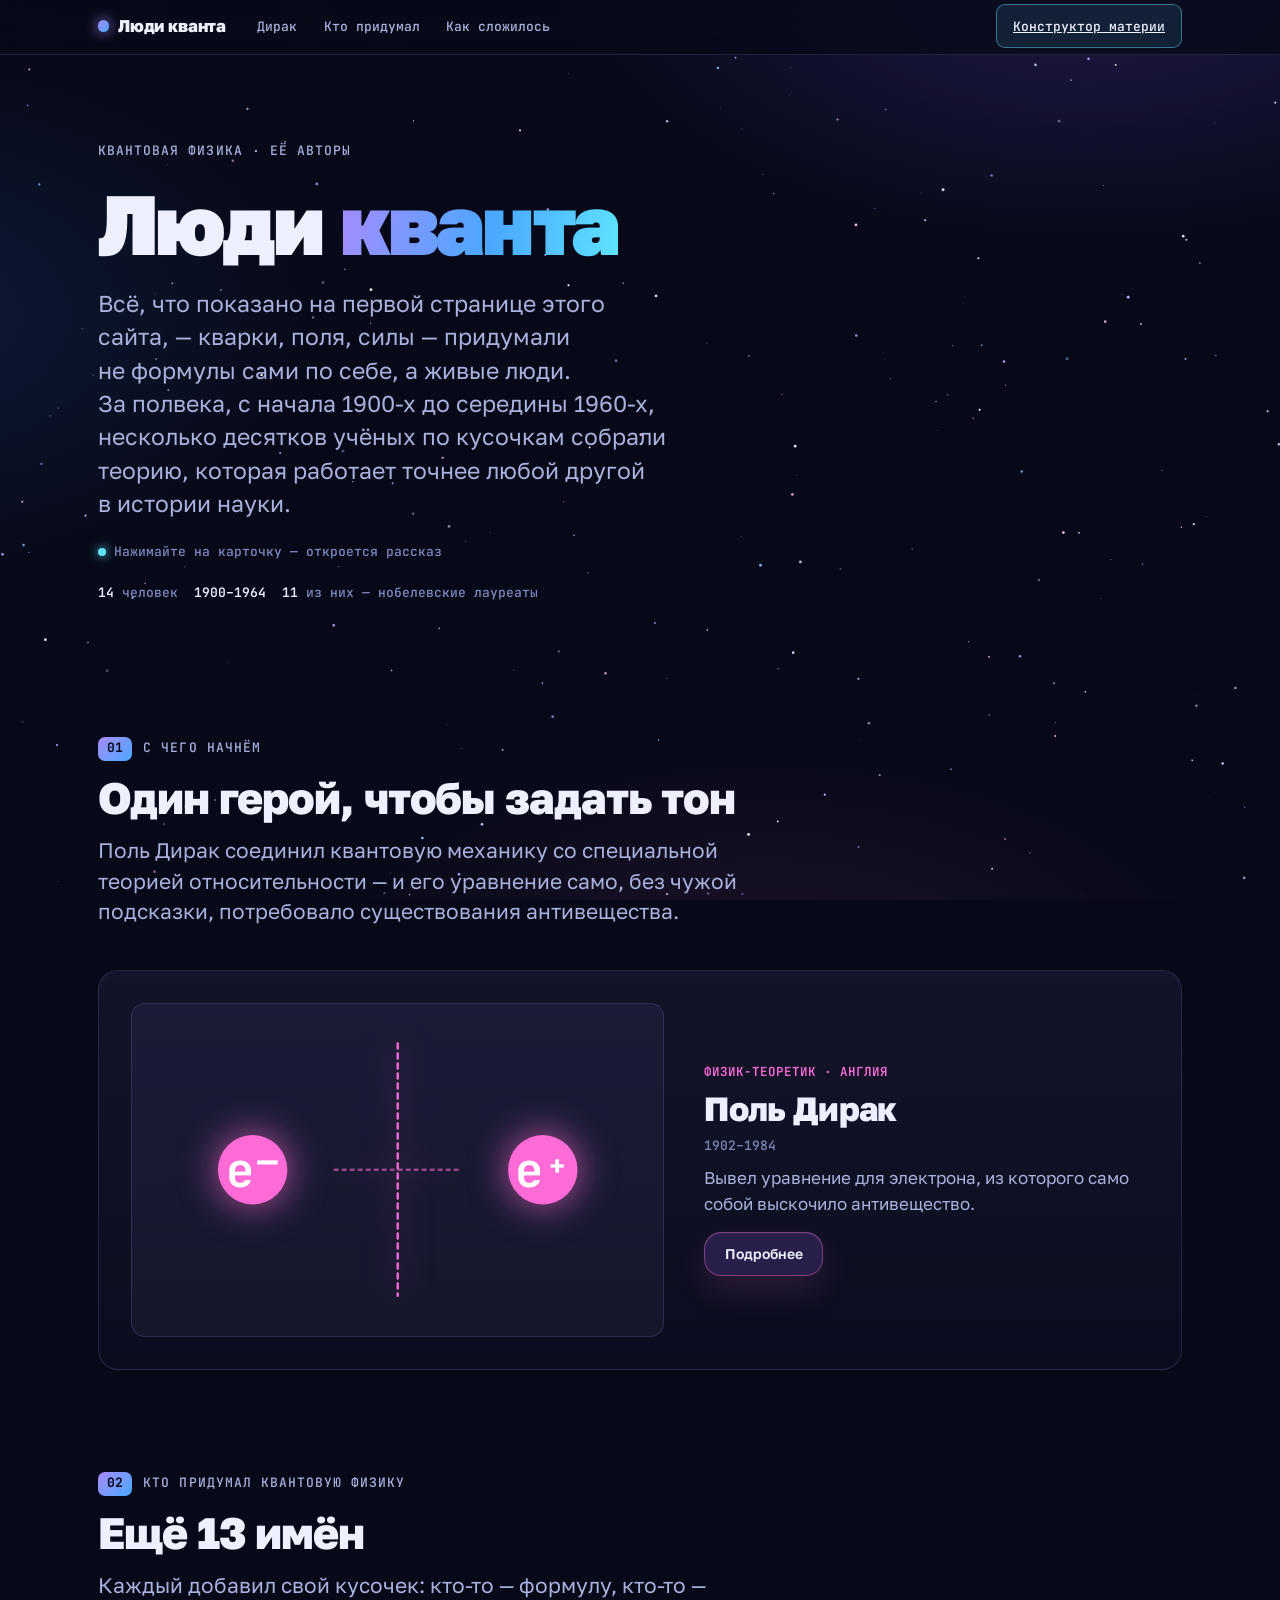
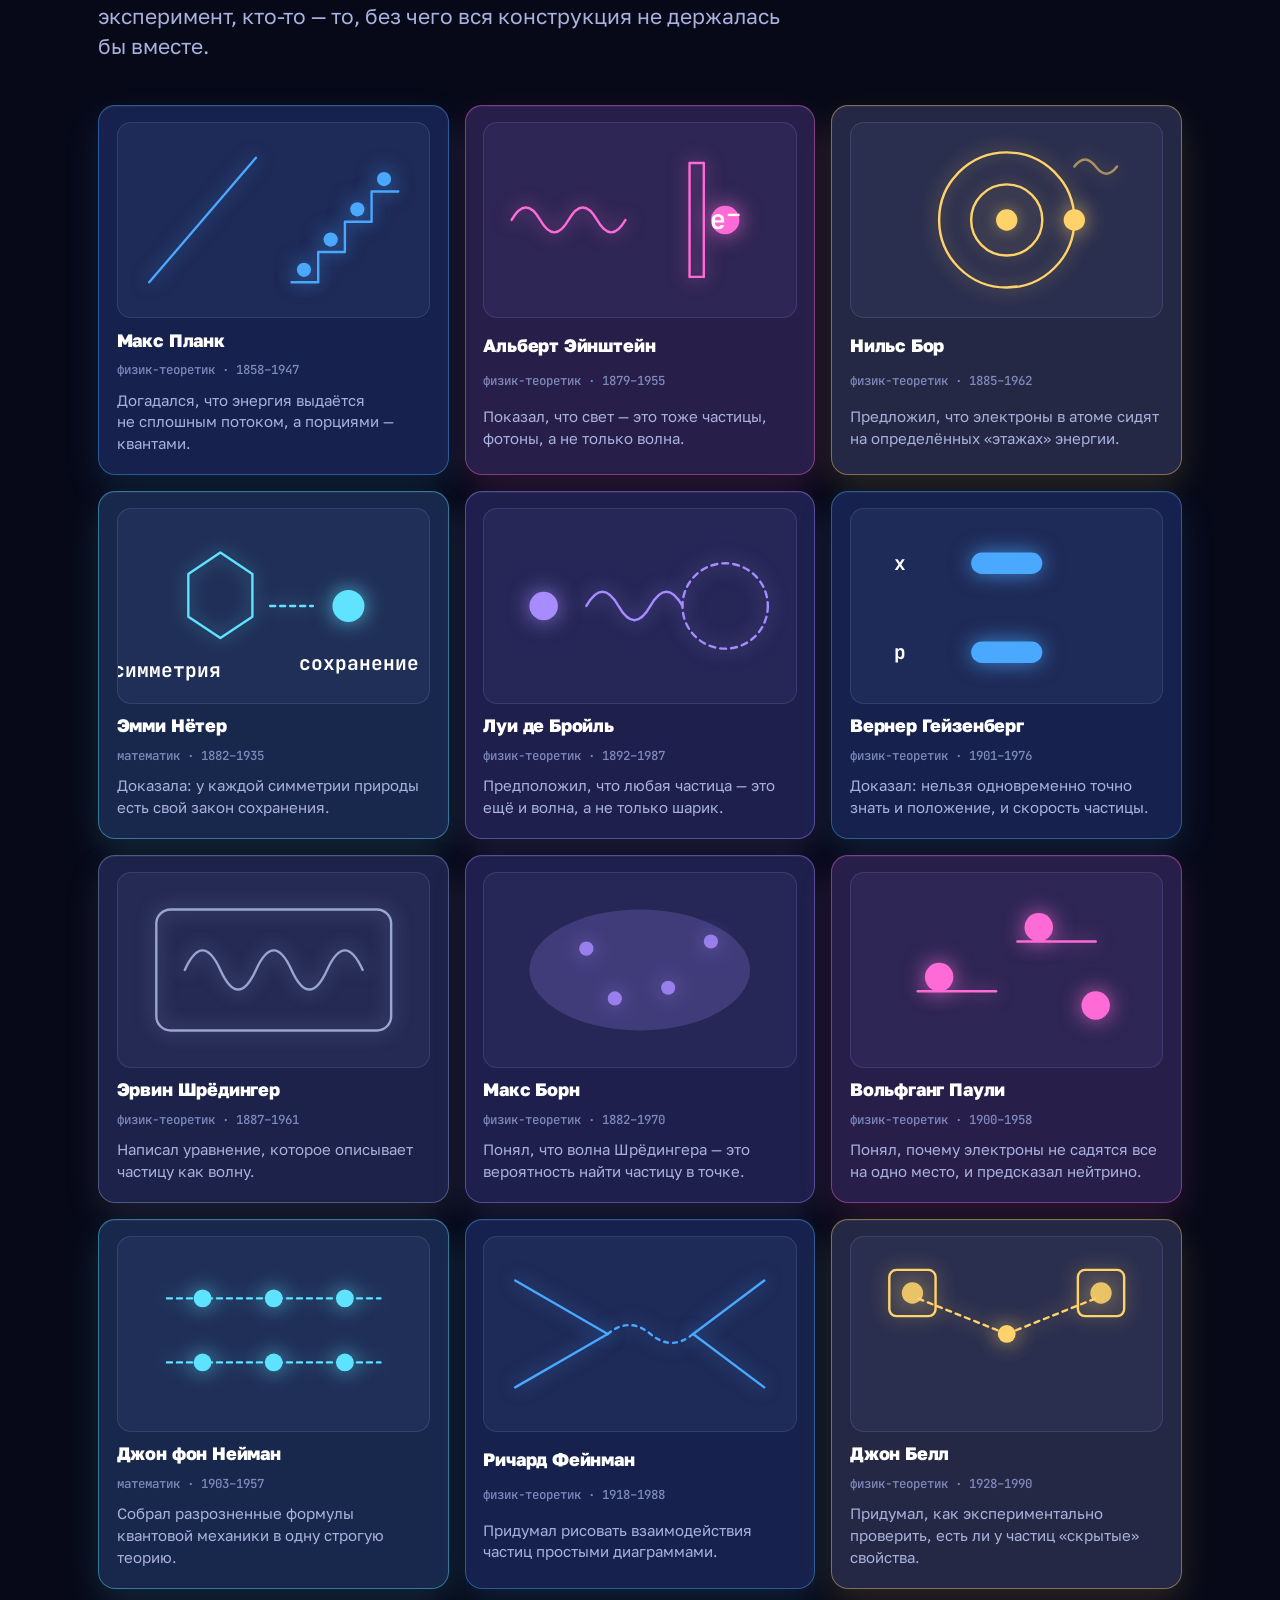
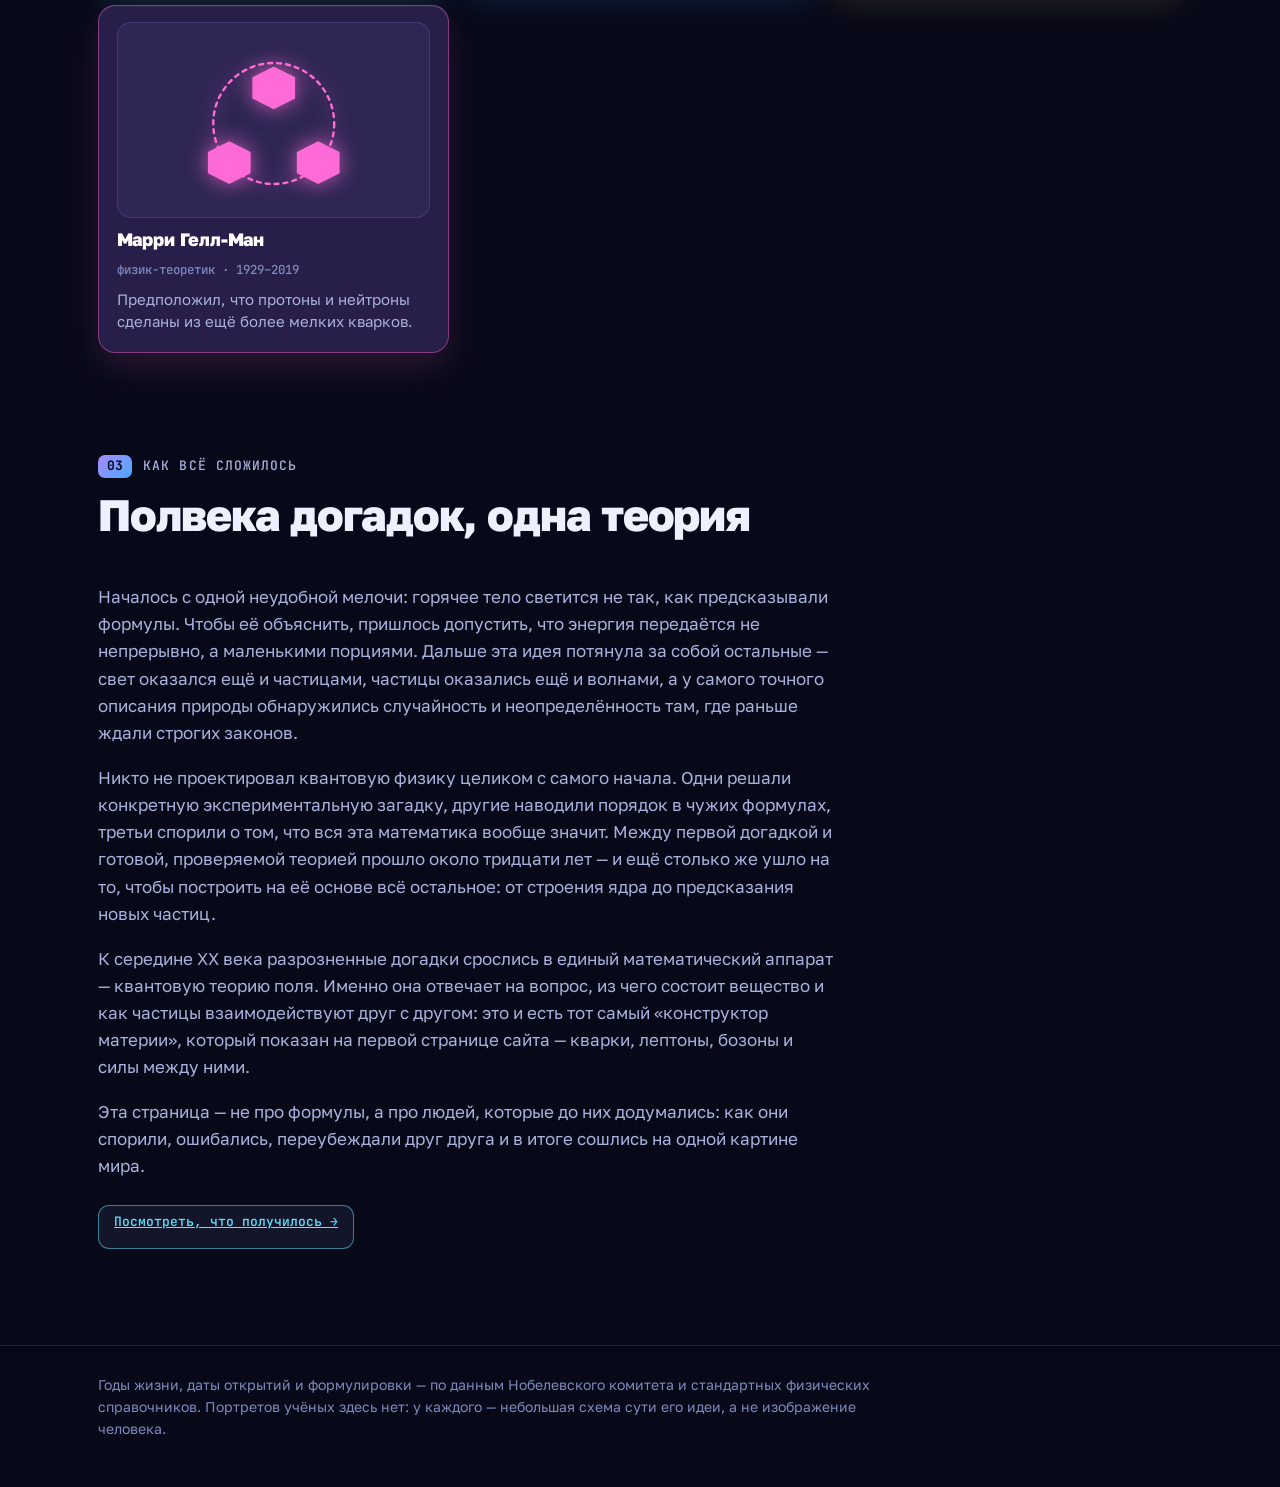
<file: people.html>
<!DOCTYPE html>
<html lang="ru">
<head>
<meta charset="utf-8">
<meta name="viewport" content="width=device-width, initial-scale=1, viewport-fit=cover">
<meta name="theme-color" content="#070918">
<meta name="description" content="Учёные, придумавшие квантовую физику: кто они были и что именно открыли.">
<title>Люди кванта</title>
<link rel="icon" type="image/svg+xml" href="[data-uri]">
<link rel="preconnect" href="https://fonts.googleapis.com">
<link rel="preconnect" href="https://fonts.gstatic.com" crossorigin>
<link rel="stylesheet" href="https://fonts.googleapis.com/css2?family=Golos+Text:wght@400;500;600;700;800;900&family=JetBrains+Mono:wght@400;500;600;700&display=swap">
<style>
/* ───────── Космос: одна тёмная тема, задумана намеренно ───────── */
:root {
  color-scheme: dark;
  --bg: #070918;
  --bg-2: #0b0e26;
  --panel: #10143a;
  --line: rgba(160, 170, 255, .16);
  --ink: #eef0ff;
  --mut: #a9b1dc;
  --mut-2: #7f89bd;
  /* цвет = главная сила частицы */
  --c-strong: #ff6bd6;
  --c-em: #4aa8ff;
  --c-weak: #a88bff;
  --c-higgs: #ffd36a;
  --c-grav: #9aa5d1;
  --c-ui: #5fe3ff;
  --display: 'Golos Text', 'Helvetica Neue', Arial, sans-serif;
  --mono: 'JetBrains Mono', ui-monospace, Consolas, monospace;
  --gutter: clamp(16px, 4vw, 48px);
  --ease: cubic-bezier(.2, .7, .2, 1);
}

*, *::before, *::after { box-sizing: border-box; }
a, button, [role="button"] { -webkit-tap-highlight-color: transparent; }
html { -webkit-text-size-adjust: 100%; scroll-padding-top: 4.5rem; }
body {
  margin: 0;
  background: var(--bg);
  color: var(--ink);
  font: 400 1.0625rem/1.6 var(--display);
  overflow-wrap: break-word;
}
h1, h2, h3, h4, p, ul, ol, dl, dd, figure { margin: 0; }
ul, ol { padding: 0; list-style: none; }
h1, h2, h3 { text-wrap: balance; }
button { font: inherit; color: inherit; }
a { color: inherit; }
b, strong { color: #fff; font-weight: 700; }
sup { line-height: 0; font-size: .72em; }
:focus-visible { outline: 2px solid var(--c-ui); outline-offset: 3px; border-radius: 6px; }
.defs { position: absolute; width: 0; height: 0; overflow: hidden; }
.wrap { max-width: 1180px; margin-inline: auto; padding-inline: var(--gutter); position: relative; }
.mono { font-family: var(--mono); }

/* небо: туманности + звёзды на canvas */
.sky { position: fixed; inset: 0; z-index: -2; pointer-events: none;
  background:
    radial-gradient(70% 55% at 85% -5%, rgba(124, 92, 255, .22), transparent 60%),
    radial-gradient(60% 50% at -10% 35%, rgba(60, 140, 255, .14), transparent 60%),
    radial-gradient(60% 45% at 60% 110%, rgba(255, 107, 214, .10), transparent 60%),
    var(--bg);
}
#stars { position: fixed; top: 0; left: 0; z-index: -1; pointer-events: none; width: 100%; }

/* ───────── Навигация ───────── */
.nav { position: sticky; top: env(safe-area-inset-top, 0px); z-index: 20;
  background: rgba(7, 9, 22, .96);
  border-bottom: 1px solid var(--line); }
@supports (backdrop-filter: blur(1px)) or (-webkit-backdrop-filter: blur(1px)) {
  .nav { background: rgba(7, 9, 24, .78); -webkit-backdrop-filter: blur(10px); backdrop-filter: blur(10px); }
}
.nav-in { display: flex; align-items: center; gap: 1.25rem; min-height: 3.25rem; }
.brand { font-weight: 800; letter-spacing: -.01em; white-space: nowrap; text-decoration: none; display: inline-flex; align-items: center; justify-content: center; gap: .55rem; min-width: 44px; min-height: 44px; }
.brand i { width: .7rem; height: .7rem; border-radius: 50%; background: linear-gradient(135deg, var(--c-weak), var(--c-em)); box-shadow: 0 0 14px var(--c-weak); }
.nav-links { display: flex; gap: .25rem; overflow-x: auto; scrollbar-width: none; margin-left: auto; min-width: 0; }
.nav-links::-webkit-scrollbar { display: none; }
.nav-links a { font: 500 .8125rem/1 var(--mono); color: var(--mut); text-decoration: none; padding: 1rem .7rem; border-radius: 9px; white-space: nowrap; display: inline-flex; align-items: center; }
.nav-links a:hover { color: #fff; background: rgba(160, 170, 255, .1); }
.nav-links a.on { color: #fff; background: rgba(168, 139, 255, .2); }
.progress { height: 2px; background: transparent; }
.progress i { display: block; height: 100%; width: var(--p, 0%); background: linear-gradient(90deg, var(--c-weak), var(--c-em), var(--c-ui)); box-shadow: 0 0 10px var(--c-em); }
@media (max-width: 720px) { .brand span { display: none; } }

/* ───────── Общие детали сцен ───────── */
.scene { padding-block: clamp(3.5rem, 8vw, 6.5rem) 0; }
.scene-head { display: grid; gap: .875rem; max-width: 50rem; margin-bottom: clamp(1.75rem, 4vw, 2.75rem); }
.kick { display: inline-flex; align-items: center; gap: .7rem; font: 500 .8125rem/1.3 var(--mono); letter-spacing: .08em; text-transform: uppercase; color: var(--mut); }
.kick .idx { color: #070918; background: linear-gradient(135deg, var(--c-weak), var(--c-em)); font-weight: 700; border-radius: 7px; padding: .2rem .55rem; letter-spacing: .02em; }
.scene-head h2 { font: 800 clamp(1.7rem, 1.2rem + 2.2vw, 2.75rem)/1.06 var(--display); letter-spacing: -.025em; }
.scene-head .sub { font-size: clamp(1.0625rem, 1rem + .4vw, 1.3125rem); line-height: 1.45; color: var(--mut); max-width: 44rem; }
.grad { background: linear-gradient(100deg, var(--c-weak) 0%, var(--c-em) 55%, var(--c-ui) 100%); -webkit-background-clip: text; background-clip: text; color: transparent; }
.hint { font: 500 .8125rem/1.4 var(--mono); color: var(--mut-2); display: inline-flex; align-items: center; gap: .5rem; }
.hint::before { content: ""; width: .5rem; height: .5rem; border-radius: 50%; background: var(--c-ui); box-shadow: 0 0 10px var(--c-ui); }
.subhead { font: 800 clamp(1.2rem, 1.05rem + .7vw, 1.5rem)/1.2 var(--display); letter-spacing: -.015em; margin: clamp(2.5rem, 5vw, 3.5rem) 0 .5rem; }
.subnote { color: var(--mut); max-width: 44rem; margin-bottom: 1.5rem; font-size: 1rem; }

/* стеклянная панель и цветной узел */
.panel { background: linear-gradient(180deg, rgba(150, 160, 255, .08), rgba(150, 160, 255, .03)); border: 1px solid var(--line); border-radius: 20px; }
.nd { --c: var(--c-grav); position: relative; text-align: left; cursor: pointer; appearance: none;
  background: color-mix(in oklab, var(--c) 11%, var(--panel));
  border: 1px solid color-mix(in oklab, var(--c) 42%, transparent);
  border-radius: 17px;
  box-shadow: 0 14px 34px color-mix(in oklab, var(--c) 14%, transparent), inset 0 1px 0 rgba(255, 255, 255, .05);
  transition: transform .25s var(--ease), box-shadow .25s var(--ease), border-color .25s var(--ease); }
.nd:hover, .nd:focus-visible { transform: translateY(-4px); border-color: var(--c);
  box-shadow: 0 18px 44px color-mix(in oklab, var(--c) 34%, transparent), inset 0 1px 0 rgba(255, 255, 255, .08); }
.c-strong { --c: var(--c-strong); } .c-em { --c: var(--c-em); } .c-weak { --c: var(--c-weak); }
.c-higgs { --c: var(--c-higgs); } .c-grav { --c: var(--c-grav); } .c-ui { --c: var(--c-ui); }

/* значки частиц (цвет приходит через --c) */
.gl { display: block; width: 100%; height: 100%; overflow: visible; filter: drop-shadow(0 0 7px color-mix(in oklab, var(--c) 65%, transparent)); }
.sh { fill: color-mix(in oklab, var(--c) 17%, #0b0e26); stroke: var(--c); stroke-width: 3; stroke-linejoin: round; vector-effect: non-scaling-stroke; }
.sh-dash { stroke-dasharray: 5 5; }
.sh-anti { fill: var(--c); }
.sh-foil { fill: color-mix(in oklab, var(--c) 38%, #0b0e26); }
.t { font: 700 38px var(--mono); text-anchor: middle; dominant-baseline: central; fill: #fff; }
.t-sm { font-size: 29px; }
.t-sub { font-size: 18px; }
.t-anti { fill: #070918; }
.bar { stroke: #070918; stroke-width: 4; stroke-linecap: round; }
.bar-ink { stroke: #fff; stroke-width: 3; }

/* ───────── Hero ───────── */
.hero { padding-block: clamp(2.5rem, 7vw, 5.5rem) clamp(1rem, 3vw, 2rem); }
.hero-grid { display: grid; gap: clamp(2rem, 5vw, 4rem); align-items: center; }
@media (min-width: 940px) { .hero-grid { grid-template-columns: minmax(0, 1.15fr) minmax(0, 1fr); } }
.hero-text { display: grid; gap: 1.4rem; min-width: 0; }
.hero h1 { font: 900 clamp(2.5rem, 1.3rem + 5vw, 5.25rem)/.98 var(--display); letter-spacing: -.035em; }
.hero .lead { font-size: clamp(1.125rem, 1rem + .6vw, 1.4375rem); line-height: 1.45; color: var(--mut); max-width: 36rem; }
.hero .lead b { color: #fff; }
.hero-meta { font: 500 .8125rem/1.5 var(--mono); color: var(--mut-2); display: flex; flex-wrap: wrap; gap: .25rem 1rem; }
.hero-meta b { color: var(--ink); font-weight: 600; }

/* орбита с деталями */
.orbit-box { position: relative; width: min(100%, 30rem); aspect-ratio: 1; margin-inline: auto; container-type: inline-size; }
.ring { position: absolute; inset: var(--in); border-radius: 50%; border: 1px dashed rgba(160, 170, 255, .28); }
.ring.r1 { --in: 27%; }
.ring.r2 { --in: 9%; border-color: rgba(160, 170, 255, .2); }
.core { position: absolute; inset: 39%; border-radius: 50%; display: grid; place-items: center; text-align: center;
  background: radial-gradient(circle at 35% 30%, #cdbdff, #6d54e8 45%, #231a66 100%);
  box-shadow: 0 0 50px rgba(124, 92, 255, .65), 0 0 120px rgba(74, 168, 255, .3);
  font: 700 .75rem/1.2 var(--mono); letter-spacing: .08em; text-transform: uppercase; color: #fff; }
.sat { position: absolute; left: 50%; top: 50%; width: 4.25rem; height: 4.25rem; margin: -2.125rem 0 0 -2.125rem;
  transform: rotate(var(--a)) translateX(var(--r)) rotate(calc(-1 * var(--a))); }
.sat button { width: 100%; height: 100%; padding: 0; border: 0; background: none; cursor: pointer; display: block; border-radius: 50%; transition: transform .25s var(--ease); }
.sat button:hover, .sat button:focus-visible { transform: scale(1.14); }
.sat small { position: absolute; left: 50%; top: 100%; transform: translateX(-50%); font: 600 .75rem/1.2 var(--mono); color: var(--mut); white-space: nowrap; margin-top: .15rem; }
.orbit-cap { text-align: center; font: 500 .8125rem/1.5 var(--mono); color: var(--mut-2); margin-top: 1.75rem; }
.orbit-cap b { color: var(--ink); font-weight: 600; }

/* ───────── Матрёшка ───────── */
.ladder { display: grid; gap: 0; }
.rung { display: grid; grid-template-columns: 5rem minmax(0, 1fr); gap: 0 1rem; align-items: center; }
.rung-btn { width: 5rem; height: 5rem; border-radius: 50%; padding: .8rem; display: grid; place-items: center; }
.rung-btn svg { width: 100%; height: 100%; overflow: visible; }
.rung-txt { display: grid; gap: .1rem; }
.rung-txt b { font: 800 1.125rem/1.2 var(--display); letter-spacing: -.01em; }
.rung-txt span { font: 500 .875rem/1.3 var(--mono); color: var(--mut); }
.rail { position: relative; overflow: hidden; background: rgba(160, 170, 255, .16); border-radius: 99px; }
.rail::after { content: ""; position: absolute; inset: 0; background: linear-gradient(180deg, transparent, var(--c-ui), transparent); transform: translateY(-100%); }
.rung-rail { grid-column: 1 / -1; display: grid; grid-template-columns: 5rem minmax(0, 1fr); gap: 0 1rem; align-items: center; height: 2.5rem; }
.rung-rail .rail { width: 3px; height: 100%; justify-self: center; }
.rung-rail em { font: 500 .75rem/1 var(--mono); font-style: normal; color: var(--c-ui); letter-spacing: .02em; }
@media (min-width: 1000px) {
  .ladder { grid-template-columns: repeat(7, auto); justify-content: space-between; align-items: start; position: relative; }
  .rung { grid-template-columns: 1fr; justify-items: center; text-align: center; gap: .75rem; width: 6.5rem; position: relative; z-index: 1; }
  .rung-btn { width: 6rem; height: 6rem; }
  .rung-rail { position: absolute; top: 3rem; height: 3px; left: calc(var(--n) * (100% - 6.5rem) / 6 + 6.25rem); width: calc((100% - 6.5rem) / 6 - 6rem); display: block; grid-column: auto; }
  .rung-rail .rail { width: 100%; height: 3px; }
  .rung-rail .rail::after { background: linear-gradient(90deg, transparent, var(--c-ui), transparent); transform: translateX(-100%); }
  .rung-rail em { position: absolute; left: 50%; top: -1.35rem; transform: translateX(-50%); white-space: nowrap; }
}
.ic { fill: none; stroke: var(--ink); stroke-width: 1.7; stroke-linecap: round; stroke-linejoin: round; vector-effect: non-scaling-stroke; }
.ic-c { stroke: var(--c); }
.ic-fill { fill: color-mix(in oklab, var(--c) 22%, transparent); }

/* сборки из кварков */
.compo { display: grid; gap: 1rem; grid-template-columns: repeat(auto-fit, minmax(15.5rem, 1fr)); }
.compo .nd { padding: 1.1rem 1.25rem 1.25rem; display: grid; gap: .5rem; justify-items: center; text-align: center; --c: var(--c-strong); }
.compo svg { width: 100%; max-width: 14rem; height: auto; overflow: visible; }
.compo b { font: 800 1.125rem/1.2 var(--display); }
.compo span { font: 500 .8125rem/1.35 var(--mono); color: var(--mut); }
.bag { fill: rgba(255, 107, 214, .05); stroke: rgba(255, 255, 255, .45); stroke-width: 1.5; stroke-dasharray: 3 6; stroke-linecap: round; vector-effect: non-scaling-stroke; }
.spring { fill: none; stroke: var(--c-strong); stroke-width: 2; stroke-linecap: round; stroke-dasharray: 3 7; vector-effect: non-scaling-stroke; filter: drop-shadow(0 0 4px var(--c-strong)); }
.qk { transform-box: fill-box; transform-origin: center; }
.lbl { font: 600 13px var(--mono); fill: var(--ink); }
.lbl-soft { font: 500 12px var(--mono); fill: var(--mut); }

/* конструктор адронов */
.builder { padding: clamp(1.1rem, 3vw, 1.75rem); display: grid; gap: 1.5rem; }
@media (min-width: 860px) { .builder { grid-template-columns: minmax(0, 1fr) minmax(0, 1fr); gap: 2.5rem; align-items: start; } }
.b-col { display: grid; gap: .75rem; }
.b-label { font: 500 .75rem/1.3 var(--mono); letter-spacing: .08em; text-transform: uppercase; color: var(--mut-2); }
.b-palette { display: grid; grid-template-columns: repeat(6, minmax(0, 1fr)); gap: .4rem; max-width: 26rem; --c: var(--c-strong); }
@media (max-width: 420px) { .b-palette { grid-template-columns: repeat(4, minmax(0, 1fr)); } }
.b-chip { appearance: none; background: none; border: 0; padding: 0; cursor: pointer; display: grid; justify-items: center; gap: .2rem; min-height: 44px; transition: transform .2s var(--ease); --c: var(--c-strong); }
.b-chip:hover, .b-chip:focus-visible { transform: translateY(-3px) scale(1.06); }
.b-chip .gl { width: 100%; max-width: 3.4rem; aspect-ratio: 1; height: auto; }
.b-chip small { font: 500 .8125rem/1.2 var(--mono); color: var(--mut); }
.b-slots { display: flex; gap: .625rem; flex-wrap: wrap; --c: var(--c-strong); }
.b-slot { width: 4.5rem; height: 4.5rem; border: 1.5px dashed rgba(160, 170, 255, .35); border-radius: 16px; display: grid; place-items: center; padding: .4rem; }
.b-slot:empty::after { content: "?"; font: 500 1.125rem var(--mono); color: var(--mut-2); }
.b-slot .gl { animation: pop-in .35s var(--ease) both; }
.b-actions, .b-presets { display: flex; gap: .5rem; flex-wrap: wrap; }
.btn { appearance: none; cursor: pointer; min-height: 44px; padding: .5rem .95rem; border-radius: 11px; font: 500 .8125rem/1.2 var(--mono);
  color: var(--ink); background: rgba(160, 170, 255, .08); border: 1px solid var(--line); transition: background .2s, border-color .2s, transform .2s var(--ease); }
.btn:hover { background: rgba(168, 139, 255, .22); border-color: var(--c-weak); transform: translateY(-2px); }
.b-out { border-top: 1px solid var(--line); padding-top: 1rem; display: grid; gap: .35rem; min-height: 8rem; align-content: start; }
.b-sum { font: 500 1rem/1.4 var(--mono); color: var(--c-ui); }
.b-name { font: 800 1.375rem/1.2 var(--display); letter-spacing: -.015em; }
.b-note { color: var(--mut); font-size: 1rem; line-height: 1.5; }

/* ───────── Каталог ───────── */
.legend { display: flex; flex-wrap: wrap; gap: .5rem 1.5rem; margin-bottom: 1.25rem; font: 500 .8125rem/1.4 var(--mono); color: var(--mut); }
.legend span { display: inline-flex; align-items: center; gap: .5rem; }
.legend i { width: .8rem; height: .8rem; border-radius: 4px; background: var(--c); box-shadow: 0 0 10px color-mix(in oklab, var(--c) 70%, transparent); }
.legend svg { width: 1rem; height: 1rem; overflow: visible; }
.forces-bar { display: flex; flex-wrap: wrap; gap: .45rem; margin-bottom: .9rem; }
.f-btn { appearance: none; cursor: pointer; min-height: 44px; padding: .5rem .9rem; border-radius: 99px; font: 500 .8125rem/1.2 var(--mono);
  color: var(--ink); background: color-mix(in oklab, var(--c) 10%, transparent); border: 1px solid color-mix(in oklab, var(--c) 50%, transparent);
  display: inline-flex; align-items: center; gap: .55rem; transition: background .2s, box-shadow .2s, transform .2s var(--ease); }
.f-btn::before { content: ""; width: .6rem; height: .6rem; border-radius: 50%; background: var(--c); box-shadow: 0 0 10px var(--c); flex: none; }
.f-btn:hover { transform: translateY(-2px); }
.f-btn[aria-pressed="true"] { background: var(--c); color: #070918; font-weight: 700; box-shadow: 0 0 26px color-mix(in oklab, var(--c) 60%, transparent); }
.f-btn[aria-pressed="true"]::before { background: #070918; box-shadow: none; }
.f-say { font-size: 1rem; line-height: 1.5; color: var(--mut); min-height: 4.6em; max-width: 50rem; margin-bottom: 1.5rem; border-left: 2px solid var(--fc-now, var(--c-ui)); padding-left: .9rem; }
.sm { padding: clamp(1rem, 3vw, 2rem); display: grid; gap: 1.5rem; max-width: 46rem; }
.sm-grid { display: grid; grid-template-columns: 1.6rem repeat(4, minmax(0, 1fr)); gap: .6rem .4rem; align-items: start; }
.sm-colhead { font: 500 .75rem/1.25 var(--mono); letter-spacing: .05em; text-transform: uppercase; color: var(--mut-2); text-align: center; align-self: end; padding-bottom: .2rem; }
.sm-gen { font: 800 .9375rem/1 var(--display); color: var(--mut-2); align-self: center; }
.sm-bosons { display: grid; grid-template-columns: repeat(5, minmax(0, 1fr)); gap: .6rem .4rem; border-top: 1px solid var(--line); padding-top: 1.1rem; }
.sm-sub { font: 500 .75rem/1.25 var(--mono); letter-spacing: .08em; text-transform: uppercase; color: var(--mut-2); grid-column: 1 / -1; }
.chip { appearance: none; background: none; border: 0; padding: .15rem 0 .3rem; cursor: pointer; display: grid; grid-template-columns: minmax(0, 1fr); justify-items: center; gap: .3rem; min-width: 0; border-radius: 14px;
  transition: opacity .25s ease-out, filter .25s ease-out, transform .25s var(--ease); }
.chip .gl { width: 88%; max-width: 4.6rem; aspect-ratio: 1; height: auto; transition: transform .35s var(--ease), filter .25s; }
.chip .nm { font-size: clamp(.75rem, 2.4vw, .78rem); line-height: 1.15; text-align: center; color: var(--mut); -webkit-hyphens: auto; hyphens: auto; overflow-wrap: break-word; width: 100%; min-width: 0; max-width: 100%; justify-self: stretch; }
.chip:hover, .chip:focus-visible { transform: translateY(-4px); }
.chip:hover .nm, .chip:focus-visible .nm { color: #fff; }
.chip:hover .gl, .chip:focus-visible .gl { filter: drop-shadow(0 0 14px var(--c)); }
.sm[data-force] .chip { opacity: .16; filter: grayscale(.8); }
.sm[data-force="strong"] .chip[data-feels~="strong"],
.sm[data-force="em"] .chip[data-feels~="em"],
.sm[data-force="weak"] .chip[data-feels~="weak"],
.sm[data-force="grav"] .chip[data-feels~="grav"],
.sm[data-force="higgs"] .chip[data-feels~="higgs"],
.sm[data-force="em"] .chip[data-carries~="em"] { opacity: 1; filter: none; }
.sm[data-force="higgs"] .chip .gl { transform: scale(var(--ms, 1)); }
.sm[data-force="higgs"] .chip[data-feels~="maybe"] { opacity: .55; filter: none; }
@media (max-width: 560px) { .sm[data-force="higgs"] .chip .gl { width: 66%; } }

/* ───────── Силы ───────── */
.forces { display: grid; gap: 1rem; grid-template-columns: repeat(auto-fit, minmax(13.5rem, 1fr)); }
.force { padding: 1.25rem 1.25rem 1.35rem 1.5rem; display: grid; gap: .7rem; align-content: start; }
.force::before { content: ""; position: absolute; left: 0; top: 14px; bottom: 14px; width: 4px; border-radius: 4px; background: var(--c); box-shadow: 0 0 12px var(--c); }
.force.grav { border-style: dashed; }
.force-art { height: 4.5rem; }
.force-art svg { width: 100%; height: 100%; overflow: visible; }
.force b { font: 800 1.1875rem/1.15 var(--display); letter-spacing: -.015em; display: block; }
.force .car { display: block; margin-top: .15rem; font: 500 .78rem/1.35 var(--mono); color: var(--mut); }
.force p { font-size: .9375rem; line-height: 1.45; color: var(--mut); }
.meter { display: grid; gap: .3rem; margin-top: .2rem; }
.meter-top { display: flex; justify-content: space-between; gap: .5rem; font: 500 .75rem/1.3 var(--mono); color: var(--mut-2); }
.meter-top span + span { color: var(--ink); }
.meter-bar { height: 6px; border-radius: 99px; background: rgba(160, 170, 255, .14); overflow: hidden; }
.meter-bar i { display: block; height: 100%; width: var(--w); border-radius: 99px; background: var(--c); box-shadow: 0 0 10px var(--c); transform-origin: left; }
.wv { fill: none; stroke: var(--c); stroke-width: 2; stroke-linecap: round; vector-effect: non-scaling-stroke; filter: drop-shadow(0 0 4px var(--c)); }
.wv-dash { stroke-dasharray: 3 7; }
.dot { fill: var(--c); filter: drop-shadow(0 0 5px var(--c)); }
.dot-soft { fill: color-mix(in oklab, var(--c) 25%, #0b0e26); stroke: var(--c); stroke-width: 1.5; vector-effect: non-scaling-stroke; }
.fld { fill: rgba(255, 211, 106, .35); }

/* ───────── Превращения ───────── */
.stage { display: grid; gap: 0; overflow: hidden; }
@media (min-width: 900px) { .stage { grid-template-columns: minmax(0, 1.25fr) minmax(0, 1fr); } }
.tabs { display: flex; flex-wrap: wrap; gap: .45rem; margin-bottom: 1rem; }
.tab { --c: var(--c-ui); appearance: none; cursor: pointer; min-height: 44px; padding: .5rem 1rem; border-radius: 12px; font: 500 .8125rem/1.2 var(--mono); color: var(--mut);
  background: rgba(160, 170, 255, .06); border: 1px solid var(--line); transition: all .2s var(--ease); }
.tab:hover { color: #fff; transform: translateY(-2px); }
.tab[aria-selected="true"] { color: #070918; background: linear-gradient(135deg, var(--c-weak), var(--c-em)); border-color: transparent; font-weight: 700; box-shadow: 0 0 24px rgba(124, 92, 255, .5); }
.stage-art { position: relative; min-height: 17rem; padding: 1rem; display: grid; place-items: center; background: radial-gradient(80% 80% at 50% 50%, rgba(124, 92, 255, .12), transparent 70%); border-bottom: 1px solid var(--line); }
@media (min-width: 900px) { .stage-art { border-bottom: 0; border-right: 1px solid var(--line); } }
.stage-art svg { width: 100%; max-width: 30rem; height: auto; overflow: visible; }
.stage-txt { padding: clamp(1.1rem, 3vw, 1.75rem); display: grid; gap: .75rem; align-content: start; }
.stage-txt h3 { font: 800 1.375rem/1.2 var(--display); letter-spacing: -.015em; }
.stage-txt p { color: var(--mut); font-size: 1rem; line-height: 1.55; }
.stage-txt .fact { font: 500 .8125rem/1.5 var(--mono); color: var(--c-ui); }
.replay { justify-self: start; }
.trk { fill: none; stroke: rgba(255, 255, 255, .55); stroke-width: 1.6; stroke-linecap: round; vector-effect: non-scaling-stroke; }
.ph { fill: none; stroke: var(--c-em); stroke-width: 2.2; stroke-linecap: round; vector-effect: non-scaling-stroke; filter: drop-shadow(0 0 5px var(--c-em)); }
.wz { fill: none; stroke: var(--c-weak); stroke-width: 2.2; stroke-linecap: round; stroke-dasharray: 5 5; vector-effect: non-scaling-stroke; filter: drop-shadow(0 0 5px var(--c-weak)); }
.str { stroke: var(--c-strong); stroke-width: 3; stroke-linecap: round; vector-effect: non-scaling-stroke; filter: drop-shadow(0 0 6px var(--c-strong)); }
.flash { fill: #fff; filter: drop-shadow(0 0 14px #fff); opacity: 0; transform-box: fill-box; transform-origin: center; }
.mv { transform-box: view-box; }

/* «прямо сейчас» */
.now { display: grid; gap: .75rem; grid-template-columns: repeat(auto-fit, minmax(11.5rem, 1fr)); }
.now .nd { padding: 1rem 1.1rem; display: grid; gap: .3rem; }
.now b { font: 800 1.0625rem/1.2 var(--display); }
.now span { font: 500 .78rem/1.4 var(--mono); color: var(--mut); }

/* ───────── Лента Большого взрыва ───────── */
.bang { position: relative; display: grid; gap: .75rem; }
.bang-line { position: absolute; left: 1.4rem; top: 1.5rem; bottom: 1.5rem; width: 4px; border-radius: 99px;
  background: linear-gradient(180deg, #fff 0%, #ffd0f4 8%, var(--c-strong) 25%, var(--c-weak) 50%, var(--c-em) 75%, #1d2a6b 100%); box-shadow: 0 0 16px rgba(168, 139, 255, .5); }
.bang-line i { position: absolute; left: 50%; top: 0; width: 12px; height: 12px; margin: -6px 0 0 -6px; border-radius: 50%; background: #fff; box-shadow: 0 0 16px 4px #fff; }
.ev { display: grid; grid-template-columns: 2.8rem minmax(0, 1fr); gap: 0 1rem; align-items: center; padding: .5rem .75rem .5rem 0; border-radius: 16px; background: none; border: 0; text-align: left; cursor: pointer; position: relative; transition: background .2s, transform .25s var(--ease); }
.ev:hover, .ev:focus-visible { background: rgba(160, 170, 255, .08); transform: translateX(4px); }
.ev-dot { width: 1.5rem; height: 1.5rem; margin-left: .75rem; border-radius: 50%; background: var(--bg); border: 3px solid var(--c); box-shadow: 0 0 14px var(--c); position: relative; z-index: 1; }
.ev-txt { display: grid; gap: .1rem; }
.ev-txt .when { font: 600 .8125rem/1.3 var(--mono); color: var(--c); }
.ev-txt b { font: 800 1.125rem/1.2 var(--display); letter-spacing: -.01em; }
.ev-txt span { font-size: .9375rem; color: var(--mut); line-height: 1.4; }
@media (min-width: 1000px) {
  .bang { grid-template-columns: repeat(7, minmax(0, 1fr)); gap: .5rem; padding-top: .5rem; }
  .bang-line { left: 3%; right: 3%; top: 1.55rem; bottom: auto; width: auto; height: 4px;
    background: linear-gradient(90deg, #fff 0%, #ffd0f4 6%, var(--c-strong) 22%, var(--c-weak) 50%, var(--c-em) 78%, #1d2a6b 100%); }
  .bang-line i { left: 0; top: 50%; }
  .ev { grid-template-columns: 1fr; justify-items: center; text-align: center; gap: .9rem; padding: .25rem .4rem 1rem; }
  .ev:hover, .ev:focus-visible { transform: translateY(-4px); }
  .ev-dot { margin: 0; width: 1.75rem; height: 1.75rem; }
  .ev-txt { justify-items: center; }
  .ev-txt span { font-size: .875rem; }
}

/* ───────── Мифы ───────── */
.myths { display: grid; gap: 1rem; grid-template-columns: repeat(auto-fit, minmax(16.5rem, 1fr)); }
.myth { appearance: none; border: 0; padding: 0; background: none; cursor: pointer; text-align: left; perspective: 1200px; min-height: 15rem; display: grid; }
.myth-in { display: grid; transform-style: preserve-3d; transition: transform .7s var(--ease); }
.myth[aria-pressed="true"] .myth-in { transform: rotateY(180deg); }
.face { grid-area: 1 / 1; -webkit-backface-visibility: hidden; backface-visibility: hidden; border-radius: 18px; padding: 1.25rem 1.3rem 1.35rem; display: grid; gap: .7rem; align-content: start; border: 1px solid var(--line); }
.face.front { background: linear-gradient(160deg, rgba(168, 139, 255, .16), rgba(74, 168, 255, .06)); align-content: space-between; }
.face.back { transform: rotateY(180deg); background: linear-gradient(160deg, rgba(95, 227, 255, .14), rgba(16, 20, 58, .9)); border-color: color-mix(in oklab, var(--c-ui) 45%, transparent); }
.face .tag { font: 600 .75rem/1.3 var(--mono); letter-spacing: .1em; text-transform: uppercase; color: var(--c-weak); }
.face.back .tag { color: var(--c-ui); }
.face .claim { font: 800 1.25rem/1.25 var(--display); letter-spacing: -.015em; }
.face .truth { font-size: .9688rem; line-height: 1.5; color: var(--ink); }
.face .turn { font: 500 .75rem/1.3 var(--mono); color: var(--mut-2); }
.myth:hover .face.front, .myth:focus-visible .face.front { border-color: var(--c-weak); box-shadow: 0 0 34px rgba(168, 139, 255, .3); }

/* ───────── Загадки и словарик ───────── */
.budget { padding: clamp(1.1rem, 3vw, 1.75rem); display: grid; gap: .9rem; margin-bottom: 1.25rem; }
.budget-bar { display: flex; height: 2.5rem; border-radius: 12px; overflow: hidden; border: 1px solid var(--line); }
.budget-bar i { display: block; height: 100%; font-style: normal; }
.b-ord { width: 5%; background: linear-gradient(180deg, #fff, var(--c-ui)); box-shadow: 0 0 20px var(--c-ui); }
.b-dm { width: 27%; background: repeating-linear-gradient(45deg, rgba(168, 139, 255, .55) 0 3px, rgba(168, 139, 255, .12) 3px 9px); }
.b-de { width: 68%; background: linear-gradient(90deg, rgba(74, 168, 255, .16), rgba(16, 20, 58, .4)); }
.budget-key { display: flex; flex-wrap: wrap; gap: .5rem .75rem; font: 500 .8125rem/1.4 var(--mono); color: var(--mut); }
.budget-key button { appearance: none; cursor: pointer; min-height: 44px; padding: .5rem .9rem; border-radius: 12px;
  background: rgba(160, 170, 255, .08); border: 1px solid var(--line); color: inherit; font: inherit;
  display: inline-flex; align-items: center; gap: .4rem; transition: background .2s, border-color .2s, transform .2s var(--ease); }
.budget-key button:hover, .budget-key button:focus-visible { background: rgba(168, 139, 255, .22); border-color: var(--c-weak); transform: translateY(-2px); }
.budget-key b { color: #fff; font-weight: 600; }
.chips { display: flex; flex-wrap: wrap; gap: .5rem; }
.q-chip { padding: .7rem 1rem; font: 600 .9375rem/1.25 var(--display); border-radius: 14px; min-height: 44px; }
.g-chip { padding: .55rem .85rem; font: 500 .875rem/1.25 var(--mono); border-radius: 12px; min-height: 44px; box-shadow: none; }

/* ───────── Всплывающая карточка ───────── */
dialog.pop { --c: var(--c-weak); padding: 0; border: 1px solid color-mix(in oklab, var(--c) 55%, transparent); border-radius: 22px; color: var(--ink);
  background: linear-gradient(180deg, color-mix(in oklab, var(--c) 13%, #0d1030), #0b0e26 60%);
  box-shadow: 0 30px 90px rgba(0, 0, 0, .6), 0 0 70px color-mix(in oklab, var(--c) 28%, transparent);
  width: min(34rem, calc(100vw - 2rem)); max-height: min(44rem, calc(100vh - 2rem)); overflow: hidden; }
dialog.pop[open] { display: grid; grid-template-rows: auto minmax(0, 1fr) auto; animation: pop-in .38s var(--ease) both; }
dialog.pop::backdrop { background: rgba(4, 5, 16, .72); -webkit-backdrop-filter: blur(5px); backdrop-filter: blur(5px); animation: fade-in .3s ease both; }
.pop-head { display: grid; grid-template-columns: auto minmax(0, 1fr) auto; gap: 1rem; align-items: center; padding: 1.25rem 1.25rem 1rem 1.4rem; }
.pop-ic { width: 3.75rem; height: 3.75rem; display: grid; place-items: center; }
.pop-ic:empty { display: none; }
.pop-ic svg { width: 100%; height: 100%; overflow: visible; }
.pop-head .kick { color: var(--c); letter-spacing: .07em; font-size: .75rem; }
.pop-head h3 { font: 800 clamp(1.3rem, 1.1rem + 1vw, 1.7rem)/1.12 var(--display); letter-spacing: -.02em; margin-top: .2rem; }
.x { appearance: none; cursor: pointer; width: 44px; height: 44px; border-radius: 12px; border: 1px solid var(--line); background: rgba(160, 170, 255, .08); display: grid; place-items: center; align-self: start; transition: background .2s, transform .2s var(--ease); }
.x:hover { background: rgba(160, 170, 255, .2); transform: rotate(90deg); }
.x svg { width: 1rem; height: 1rem; stroke: #fff; stroke-width: 2; stroke-linecap: round; }
.pop-body { padding: 0 1.4rem 1.25rem; overflow-y: auto; scrollbar-width: thin; scrollbar-color: rgba(160, 170, 255, .35) transparent; display: grid; gap: .85rem; align-content: start; }
.pop-body p { font-size: 1.0313rem; line-height: 1.55; color: #dfe3ff; }
.pop-facts { display: grid; grid-template-columns: auto minmax(0, 1fr); gap: .4rem 1rem; padding: .85rem 1rem; border-radius: 14px; background: rgba(160, 170, 255, .07); border: 1px solid var(--line); }
.pop-facts dt { font: 500 .75rem/1.7 var(--mono); letter-spacing: .06em; text-transform: uppercase; color: var(--mut-2); }
.pop-facts dd { font: 500 .875rem/1.45 var(--mono); color: var(--ink); }
.pop-ana { border-left: 3px solid var(--c); padding: .15rem 0 .15rem .9rem; display: grid; gap: .35rem; }
.pop-ana .tag { font: 600 .7rem/1.3 var(--mono); letter-spacing: .1em; text-transform: uppercase; color: var(--c); }
.pop-ana p { font-size: .9688rem; color: var(--mut); }
.pop-ana p.limp { color: var(--mut-2); }
.pop-ana p + .tag { margin-top: .45rem; }
.pop-nav { display: flex; align-items: center; justify-content: space-between; gap: 1rem; padding: .7rem 1rem; border-top: 1px solid var(--line); background: rgba(7, 9, 24, .5); }
.pop-nav span { font: 500 .78rem/1 var(--mono); color: var(--mut-2); }
.pop-nav .btn { min-width: 44px; font-size: 1.0625rem; }
.pop-swap { animation: swap-in .3s var(--ease) both; }
@media (max-width: 560px) {
  dialog.pop { margin: auto 0 0; width: 100%; max-width: none; border-radius: 22px 22px 0 0; max-height: 86vh; border-bottom: 0; padding-bottom: env(safe-area-inset-bottom, 0px); }
  dialog.pop[open] { animation-name: sheet-in; }
}

/* ───────── Подвал ───────── */
.foot { margin-top: clamp(3.5rem, 8vw, 6rem); border-top: 1px solid var(--line); padding-block: 1.75rem 3rem; color: var(--mut-2); font-size: .875rem; line-height: 1.55; }
.foot .wrap { display: grid; gap: .6rem; }
.foot p { max-width: 50rem; }

/* ───────── Движение ───────── */
@keyframes pop-in { from { opacity: 0; transform: translateY(14px) scale(.95); } to { opacity: 1; transform: none; } }
@keyframes sheet-in { from { opacity: 0; transform: translateY(40%); } to { opacity: 1; transform: none; } }
@keyframes swap-in { from { opacity: 0; transform: translateX(14px); } to { opacity: 1; transform: none; } }
@keyframes fade-in { from { opacity: 0; } to { opacity: 1; } }
@keyframes spin { to { transform: rotate(360deg); } }
@keyframes spin-sat { from { transform: rotate(var(--a)) translateX(var(--r)) rotate(calc(-1 * var(--a))); } to { transform: rotate(calc(var(--a) + 360deg)) translateX(var(--r)) rotate(calc(-1 * var(--a) - 360deg)); } }
@keyframes flo { 0%, 100% { transform: translateY(0); } 50% { transform: translateY(-7px); } }
@keyframes breathe { 0%, 100% { box-shadow: 0 0 50px rgba(124, 92, 255, .65), 0 0 120px rgba(74, 168, 255, .3); } 50% { box-shadow: 0 0 70px rgba(124, 92, 255, .9), 0 0 160px rgba(74, 168, 255, .45); } }
@keyframes rail-v { to { transform: translateY(100%); } }
@keyframes rail-h { to { transform: translateX(100%); } }
@keyframes dash { to { stroke-dashoffset: -40; } }
@keyframes jig { 0%, 100% { transform: translate(0, 0); } 25% { transform: translate(2.5px, -2px); } 50% { transform: translate(-2px, 2.5px); } 75% { transform: translate(-2.5px, -1.5px); } }
@keyframes comet-v { from { top: 0; opacity: 0; } 8% { opacity: 1; } 92% { opacity: 1; } to { top: 100%; opacity: 0; } }
@keyframes comet-h { from { left: 0; opacity: 0; } 8% { opacity: 1; } 92% { opacity: 1; } to { left: 100%; opacity: 0; } }
@keyframes grow { from { transform: scaleX(0); } to { transform: scaleX(1); } }
@keyframes orbit-sm { to { transform: rotate(360deg); } }
@keyframes slide-a { 0%, 100% { transform: translateX(0); } 50% { transform: translateX(150px); } }
@keyframes slide-b { 0%, 100% { transform: translateX(0); } 50% { transform: translateX(34px); } }
@keyframes morph-a { 0%, 40% { opacity: 1; } 50%, 90% { opacity: 0; } 100% { opacity: 1; } }
@keyframes morph-b { 0%, 40% { opacity: 0; } 50%, 90% { opacity: 1; } 100% { opacity: 0; } }

@media (prefers-reduced-motion: no-preference) {
  html { scroll-behavior: smooth; }
  .core { animation: breathe 4s ease-in-out infinite; }
  .ring.r2 { animation: spin 120s linear infinite; }
  .sat { animation: spin-sat var(--dur, 80s) linear infinite; }
  .orbit-box:hover .sat, .orbit-box:focus-within .sat { animation-play-state: paused; }
  .rung-btn, .now .nd { animation: flo 5s ease-in-out infinite; animation-delay: calc(var(--i, 0) * 220ms); }
  .rung-btn:hover, .now .nd:hover { animation-play-state: paused; }
  .rung-rail .rail::after { animation: rail-v 1.9s linear infinite; animation-delay: calc(var(--n, 0) * 250ms); }
  .spring, .wv-dash { animation: dash 1.4s linear infinite; }
  .qk { animation: jig 2.6s ease-in-out infinite; animation-delay: calc(var(--i, 0) * -700ms); }
  .bang-line i { animation: comet-v 7s linear infinite; }
  .in .meter-bar i { animation: grow 1.2s var(--ease) both; animation-delay: .3s; }
  .f-orbit { animation: orbit-sm 5s linear infinite; transform-box: view-box; transform-origin: 60px 36px; }
  .f-heavy { animation: slide-b 5s ease-in-out infinite; }
  .f-light { animation: slide-a 5s ease-in-out infinite; }
  .f-ma { animation: morph-a 5s ease-in-out infinite; }
  .f-mb { animation: morph-b 5s ease-in-out infinite; }
  /* появление сцен: включается только когда работает JS */
  .js .reveal { opacity: 0; transform: translateY(22px); transition: opacity .7s var(--ease), transform .7s var(--ease); transition-delay: calc(var(--i, 0) * 70ms); }
  .js .reveal.in { opacity: 1; transform: none; }
}
/* превращения: в покое виден итог, .play проигрывает путь к нему */
.a-draw, .a-draw2, .a-draw4 { vector-effect: none; stroke-dasharray: 100; stroke-dashoffset: 0; }
.a-ph-in { opacity: .45; }
.a-in-l, .a-in-r { opacity: .3; }
.a-morph-out, .a-str-full { opacity: 0; }
.a-str-full { transform-box: view-box; transform-origin: 160px 90px; }
@keyframes k-ph-in { 0% { transform: translateX(-130px); opacity: 1; } 38% { transform: none; opacity: 1; } 50%, 100% { transform: none; opacity: .45; } }
@keyframes k-flash-38 { 0%, 34% { opacity: 0; transform: scale(.4); } 40% { opacity: 1; transform: scale(1.7); } 54%, 100% { opacity: 0; transform: scale(2.6); } }
@keyframes k-draw-40 { 0%, 40% { stroke-dashoffset: 100; } 85%, 100% { stroke-dashoffset: 0; } }
@keyframes k-fly-up { 0%, 40% { transform: translate(-133px, 55px); opacity: 0; } 46% { opacity: 1; } 85%, 100% { transform: none; opacity: 1; } }
@keyframes k-fly-dn { 0%, 40% { transform: translate(-133px, -55px); opacity: 0; } 46% { opacity: 1; } 85%, 100% { transform: none; opacity: 1; } }
@keyframes k-in-l { 0% { transform: translateX(-120px); opacity: 1; } 38% { transform: none; opacity: 1; } 48%, 100% { transform: none; opacity: 0; } }
@keyframes k-in-r { 0% { transform: translateX(120px); opacity: 1; } 38% { transform: none; opacity: 1; } 48%, 100% { transform: none; opacity: 0; } }
@keyframes k-after { 0%, 42% { opacity: 0; } 50%, 100% { opacity: 1; } }
@keyframes k-morph-out { 0%, 24% { opacity: 1; } 34%, 100% { opacity: 0; } }
@keyframes k-morph-in { 0%, 24% { opacity: 0; } 34%, 100% { opacity: 1; } }
@keyframes k-flash-26 { 0%, 20% { opacity: 0; transform: scale(.4); } 28% { opacity: 1; transform: scale(1.7); } 40%, 100% { opacity: 0; transform: scale(2.6); } }
@keyframes k-late-36 { 0%, 36% { opacity: 0; } 54%, 100% { opacity: 1; } }
@keyframes k-draw-58 { 0%, 58% { stroke-dashoffset: 100; } 80%, 100% { stroke-dashoffset: 0; } }
@keyframes k-late-up { 0%, 60% { transform: translate(-50px, 22px); opacity: 0; } 66% { opacity: 1; } 88%, 100% { transform: none; opacity: 1; } }
@keyframes k-late-dn { 0%, 60% { transform: translate(-50px, -22px); opacity: 0; } 66% { opacity: 1; } 88%, 100% { transform: none; opacity: 1; } }
@keyframes k-pull-l { 0%, 10% { transform: translateX(70px); } 55%, 100% { transform: none; } }
@keyframes k-pull-r { 0%, 10% { transform: translateX(-70px); } 55%, 100% { transform: none; } }
@keyframes k-str-full { 0%, 10% { transform: scaleX(.275); opacity: .6; } 55% { transform: scaleX(1); opacity: 1; } 59%, 100% { transform: scaleX(1); opacity: 0; } }
@keyframes k-new { 0%, 57% { opacity: 0; } 66%, 100% { opacity: 1; } }
@keyframes k-flash-57 { 0%, 52% { opacity: 0; transform: scale(.4); } 58% { opacity: 1; transform: scale(1.8); } 70%, 100% { opacity: 0; transform: scale(2.6); } }
@media (prefers-reduced-motion: no-preference) {
  .play .a-ph-in { animation: k-ph-in 3.2s var(--ease) both; }
  .play[data-proc="pair"] .a-flash, .play[data-proc="ann"] .a-flash { animation: k-flash-38 3.2s ease-out both; }
  .play .a-draw { animation: k-draw-40 3.2s ease-out both; }
  .play .a-fly-up { animation: k-fly-up 3.2s ease-out both; }
  .play .a-fly-dn { animation: k-fly-dn 3.2s ease-out both; }
  .play .a-in-l { animation: k-in-l 3.2s ease-in both; }
  .play .a-in-r { animation: k-in-r 3.2s ease-in both; }
  .play .a-after { animation: k-after 3.2s ease-out both; }
  .play .a-draw2 { animation: k-draw-40 3.2s ease-out both; }
  .play .a-morph-out { animation: k-morph-out 4.4s ease both; }
  .play .a-morph-in { animation: k-morph-in 4.4s ease both; }
  .play[data-proc="beta"] .a-flash { animation: k-flash-26 4.4s ease-out both; }
  .play .a-draw3, .play .a-late { animation: k-late-36 4.4s ease both; }
  .play .a-draw4 { animation: k-draw-58 4.4s ease-out both; }
  .play .a-late-up { animation: k-late-up 4.4s ease-out both; }
  .play .a-late-dn { animation: k-late-dn 4.4s ease-out both; }
  .play .a-pull-l { animation: k-pull-l 4.6s ease-in-out both; }
  .play .a-pull-r { animation: k-pull-r 4.6s ease-in-out both; }
  .play .a-str-full { animation: k-str-full 4.6s ease-in-out both; }
  .play .a-str-l, .play .a-str-r, .play .a-new { animation: k-new 4.6s ease both; }
  .play .a-flash2 { animation: k-flash-57 4.6s ease-out both; }
}
[hidden] { display: none !important; }

@media (prefers-reduced-motion: no-preference) and (min-width: 1000px) {
  .rung-rail .rail::after { animation-name: rail-h; }
  .bang-line i { animation-name: comet-h; }
}
@media (prefers-reduced-motion: reduce) {
  .myth-in { transition: none; }
  dialog.pop[open], dialog.pop::backdrop, .pop-swap, .b-slot .gl { animation: none; }
}

/* ═════════ Люди кванта: стили только этой страницы ═════════ */

/* ───── общая графика значков (аналог .gl/.sh с первой страницы) ───── */
.p-ic { display: block; width: 100%; height: 100%; overflow: visible; }
.p-ln { fill: none; stroke: var(--c); stroke-width: 2.4; stroke-linecap: round; stroke-linejoin: round;
  vector-effect: non-scaling-stroke; filter: drop-shadow(0 0 5px color-mix(in oklab, var(--c) 70%, transparent)); }
.p-dash { stroke-dasharray: 5 5; }
.p-dot { fill: var(--c); stroke: none; filter: drop-shadow(0 0 6px color-mix(in oklab, var(--c) 75%, transparent)); }
.p-txt { font: 700 15px var(--mono); fill: #fff; text-anchor: middle; dominant-baseline: central; }

.p-anim-box { position: relative; border-radius: 14px; background: rgba(160, 170, 255, .06); border: 1px solid var(--line); aspect-ratio: 16 / 10; overflow: hidden; }
.p-anim-box .p-ic { padding: .5rem; }

/* ───── блок Дирака ───── */
.p-dirac { padding: clamp(1.25rem, 3vw, 2rem); display: grid; gap: 1.5rem; --c: var(--c-strong); }
@media (min-width: 860px) { .p-dirac { grid-template-columns: minmax(0, 1.2fr) minmax(0, 1fr); align-items: center; gap: 2.5rem; } }
.p-dirac-art { min-height: 12rem; }
.p-dirac-txt { display: grid; gap: .6rem; align-content: center; }
.p-dirac-txt .p-tag { font: 600 .78rem/1.3 var(--mono); letter-spacing: .08em; text-transform: uppercase; color: var(--c); }
.p-dirac-txt h3 { font: 800 clamp(1.5rem, 1.2rem + 1.2vw, 2.1rem)/1.12 var(--display); letter-spacing: -.02em; }
.p-dirac-txt .p-years { font: 500 .8125rem/1.4 var(--mono); color: var(--mut-2); }
.p-dirac-txt .p-one { color: var(--mut); font-size: 1.0625rem; line-height: 1.5; max-width: 34rem; }
.p-dirac-txt .btn-more { justify-self: start; margin-top: .4rem; min-height: 44px; padding: .6rem 1.2rem; font: 600 .875rem/1.2 var(--display); }

/* ───── сетка карточек учёных ───── */
.people { display: grid; gap: 1rem; grid-template-columns: 1fr; }
@media (min-width: 640px) { .people { grid-template-columns: repeat(2, minmax(0, 1fr)); } }
@media (min-width: 1040px) { .people { grid-template-columns: repeat(3, minmax(0, 1fr)); } }

.p-card { padding: 1rem 1.1rem 1.2rem; display: grid; gap: .7rem; width: 100%; }
.p-card .p-name { font: 800 1.125rem/1.2 var(--display); letter-spacing: -.01em; color: #fff; }
.p-card .p-years { font: 500 .78rem/1.3 var(--mono); color: var(--mut-2); }
.p-card .p-one { font-size: .9375rem; line-height: 1.45; color: var(--mut); }

/* ───── раздел «как всё сложилось» ───── */
.p-how { display: grid; gap: 1.1rem; max-width: 46rem; }
.p-how p { font-size: 1.0625rem; line-height: 1.6; color: var(--mut); }
.p-how .btn { justify-self: start; margin-top: .5rem; --c: var(--c-ui); color: var(--c-ui); border-color: color-mix(in oklab, var(--c-ui) 50%, transparent); }

/* ═════════ анимации: покой = осмысленное конечное положение ═════════ */

/* Дирак: зеркало e⁻ / e⁺ */
.pa-dirac-pos { opacity: 1; }
.pa-dirac-spark { opacity: .55; }

/* Планк: лесенка порций */
.pa-planck-q { opacity: 1; }

/* Эйнштейн: волна выбивает электрон */
.pa-einstein-eject { opacity: 1; }

/* Бор: перескок электрона */
.pa-bohr-e { opacity: 1; }
.pa-bohr-ph { opacity: .6; }

/* Нётер: симметрия ↔ сохранение */
.pa-noether-pulse { opacity: 1; }

/* де Бройль: частица ↔ волна ↔ кольцо */
.pa-broglie-ball, .pa-broglie-wave, .pa-broglie-ring { opacity: 1; }

/* Гейзенберг: неопределённость */
.pa-heis-x, .pa-heis-p { transform-box: fill-box; transform-origin: center; }

/* Шрёдингер: волновой пакет */
.pa-schrod-wave { transform-box: fill-box; transform-origin: center; }

/* Борн: вероятностные попадания */
.pa-born-hit { opacity: .85; }

/* Паули: запрет */
.pa-pauli-out { opacity: 1; transform-box: fill-box; transform-origin: center; }

/* фон Нейман: хаос → каркас */
.pa-neu { transform-box: fill-box; transform-origin: center; }

/* Фейнман: диаграмма */
.pa-feyn-photon { stroke-dasharray: 4 5; }

/* Белл: спутанность */
.pa-bell-flash { opacity: .9; }

/* Гелл-Ман: кварки слипаются в протон */
.pa-gm-q { transform-box: fill-box; transform-origin: center; }

@media (prefers-reduced-motion: no-preference) {
  .pa-dirac-pos { animation: pa-k-dirac-pos 5.5s var(--ease) infinite; }
  .pa-dirac-spark { animation: pa-k-dirac-spark 5.5s var(--ease) infinite; }

  .pa-planck-q1 { animation: pa-k-planck-q 4.8s var(--ease) infinite; animation-delay: 0s; }
  .pa-planck-q2 { animation: pa-k-planck-q 4.8s var(--ease) infinite; animation-delay: .3s; }
  .pa-planck-q3 { animation: pa-k-planck-q 4.8s var(--ease) infinite; animation-delay: .6s; }
  .pa-planck-q4 { animation: pa-k-planck-q 4.8s var(--ease) infinite; animation-delay: .9s; }

  .pa-einstein-wave { animation: pa-k-einstein-wave 4.4s linear infinite; }
  .pa-einstein-eject { animation: pa-k-einstein-eject 4.4s var(--ease) infinite; }

  .pa-bohr-e { animation: pa-k-bohr-e 5s var(--ease) infinite; }
  .pa-bohr-ph { animation: pa-k-bohr-ph 5s var(--ease) infinite; }

  .pa-noether-hex { animation: pa-k-noether-rot 6s linear infinite; transform-box: fill-box; transform-origin: center; }
  .pa-noether-pulse { animation: pa-k-noether-pulse 6s var(--ease) infinite; }

  .pa-broglie-ball { animation: pa-k-broglie-ball 5.5s var(--ease) infinite; }
  .pa-broglie-wave { animation: pa-k-broglie-wave 5.5s var(--ease) infinite; }
  .pa-broglie-ring { animation: pa-k-broglie-ring 5.5s var(--ease) infinite; }

  .pa-heis-x { animation: pa-k-heis-x 4.6s ease-in-out infinite; }
  .pa-heis-p { animation: pa-k-heis-p 4.6s ease-in-out infinite; }

  .pa-schrod-wave { animation: pa-k-schrod 5s ease-in-out infinite; }

  .pa-born-h1 { animation: pa-k-born-hit 4.2s ease-in-out infinite; animation-delay: 0s; }
  .pa-born-h2 { animation: pa-k-born-hit 4.2s ease-in-out infinite; animation-delay: 1s; }
  .pa-born-h3 { animation: pa-k-born-hit 4.2s ease-in-out infinite; animation-delay: 2s; }
  .pa-born-h4 { animation: pa-k-born-hit 4.2s ease-in-out infinite; animation-delay: 3s; }

  .pa-pauli-out { animation: pa-k-pauli 4.6s var(--ease) infinite; }

  .pa-neu1 { animation: pa-k-neu1 6.5s var(--ease) infinite; }
  .pa-neu2 { animation: pa-k-neu2 6.5s var(--ease) infinite; }
  .pa-neu3 { animation: pa-k-neu3 6.5s var(--ease) infinite; }
  .pa-neu4 { animation: pa-k-neu4 6.5s var(--ease) infinite; }
  .pa-neu5 { animation: pa-k-neu5 6.5s var(--ease) infinite; }
  .pa-neu6 { animation: pa-k-neu6 6.5s var(--ease) infinite; }

  .pa-feyn-photon { animation: pa-k-feyn-dash 1.6s linear infinite; }

  .pa-bell-flash { animation: pa-k-bell-flash 4.5s ease-in-out infinite; }

  .pa-gm-1 { animation: pa-k-gm-1 5.2s var(--ease) infinite; }
  .pa-gm-2 { animation: pa-k-gm-2 5.2s var(--ease) infinite; }
  .pa-gm-3 { animation: pa-k-gm-3 5.2s var(--ease) infinite; }
}

@keyframes pa-k-dirac-pos { 0%, 55% { opacity: 1; transform: scale(1); } 70% { opacity: .12; transform: scale(.5); } 100% { opacity: 1; transform: scale(1); } }
@keyframes pa-k-dirac-spark { 0%, 55% { opacity: .55; } 70% { opacity: 1; } 100% { opacity: .55; } }

@keyframes pa-k-planck-q { 0%, 100% { opacity: 1; transform: scale(1); } 30% { opacity: .25; transform: scale(.4); } 55% { opacity: 1; transform: scale(1.3); } }

@keyframes pa-k-einstein-wave { 0% { transform: translateX(-24px); } 45% { transform: translateX(0); } 100% { transform: translateX(-24px); } }
@keyframes pa-k-einstein-eject { 0%, 45% { transform: translate(0, 0); opacity: 1; } 75% { transform: translate(18px, -16px); opacity: 1; } 100% { transform: translate(0, 0); opacity: 1; } }

@keyframes pa-k-bohr-e { 0%, 40% { transform: translateX(0); } 55%, 85% { transform: translateX(-38px); } 100% { transform: translateX(0); } }
@keyframes pa-k-bohr-ph { 0%, 50% { opacity: 0; } 58% { opacity: 1; } 78%, 100% { opacity: 0; } }

@keyframes pa-k-noether-rot { to { transform: rotate(360deg); } }
@keyframes pa-k-noether-pulse { 0%, 100% { transform: scale(1); opacity: 1; } 50% { transform: scale(1.35); opacity: .7; } }

@keyframes pa-k-broglie-ball { 0%, 30% { opacity: 1; transform: translateX(0); } 45%, 100% { opacity: 0; transform: translateX(20px); } }
@keyframes pa-k-broglie-wave { 0%, 30% { opacity: 0; } 45%, 70% { opacity: 1; } 85%, 100% { opacity: 0; } }
@keyframes pa-k-broglie-ring { 0%, 65% { opacity: 0; transform: scale(.7); } 85%, 100% { opacity: 1; transform: scale(1); } }

@keyframes pa-k-heis-x { 0%, 100% { transform: scaleX(1); } 50% { transform: scaleX(.35); } }
@keyframes pa-k-heis-p { 0%, 100% { transform: scaleX(.35); } 50% { transform: scaleX(1); } }

@keyframes pa-k-schrod { 0%, 100% { transform: scaleX(1) scaleY(1); opacity: 1; } 50% { transform: scaleX(1.5) scaleY(.6); opacity: .55; } }

@keyframes pa-k-born-hit { 0%, 92%, 100% { opacity: .2; transform: scale(.6); } 96% { opacity: 1; transform: scale(1.6); } }

@keyframes pa-k-pauli { 0%, 20% { transform: translate(0, 0); } 45% { transform: translate(-24px, -18px); } 70% { transform: translate(-6px, -4px); } 100% { transform: translate(0, 0); } }

@keyframes pa-k-neu1 { 0%, 100% { transform: translate(0, 0); } 45%, 55% { transform: translate(-14px, 8px); } }
@keyframes pa-k-neu2 { 0%, 100% { transform: translate(0, 0); } 45%, 55% { transform: translate(10px, -12px); } }
@keyframes pa-k-neu3 { 0%, 100% { transform: translate(0, 0); } 45%, 55% { transform: translate(-8px, -6px); } }
@keyframes pa-k-neu4 { 0%, 100% { transform: translate(0, 0); } 45%, 55% { transform: translate(12px, 10px); } }
@keyframes pa-k-neu5 { 0%, 100% { transform: translate(0, 0); } 45%, 55% { transform: translate(-10px, 6px); } }
@keyframes pa-k-neu6 { 0%, 100% { transform: translate(0, 0); } 45%, 55% { transform: translate(6px, -10px); } }

@keyframes pa-k-feyn-dash { to { stroke-dashoffset: -18; } }

@keyframes pa-k-bell-flash { 0%, 40%, 100% { opacity: .3; transform: scale(1); } 50% { opacity: 1; transform: scale(1.4); } }

@keyframes pa-k-gm-1 { 0%, 100% { transform: translate(0, 0); } 40% { transform: translate(-20px, -14px); } }
@keyframes pa-k-gm-2 { 0%, 100% { transform: translate(0, 0); } 40% { transform: translate(20px, 16px); } }
@keyframes pa-k-gm-3 { 0%, 100% { transform: translate(0, 0); } 40% { transform: translate(-18px, 16px); } }

@media (max-width: 400px) {
  .p-dirac { padding: 1rem; }
  .people { gap: .8rem; }
}


.nav-links { flex: 1; min-width: 0; }
.nav-in a.page-link {
  display: inline-flex;
  flex: none;
  align-items: center;
  justify-content: center;
  text-align: center;
  min-height: 44px;
  border: 1px solid color-mix(in oklab, var(--c-ui) 45%, transparent);
  background: rgba(95,227,255,.1);
  color: var(--ink);
  border-radius: 9px;
  padding: .75rem 1rem;
  font: 500 .8125rem/1 var(--mono, inherit);
  white-space: nowrap;
}
.nav-in a.page-link:hover,
.nav-in a.page-link:focus-visible {
  background: rgba(95,227,255,.2);
}

</style>
</head>
<body>
<div class="sky" aria-hidden="true"></div>
<canvas id="stars" aria-hidden="true"></canvas>

<nav class="nav" lang="ru" aria-label="Разделы">
  <div class="wrap nav-in">
    <a class="brand" href="#top"><i></i><span>Люди кванта</span></a>
    <div class="nav-links" id="nav-links">
      <a href="#s-dirac">Дирак</a>
      <a href="#s-people">Кто придумал</a>
      <a href="#s-how">Как сложилось</a>
    </div>
    <a class="page-link" href="kvant.html">Конструктор материи</a>
  </div>
  <div class="progress" aria-hidden="true"><i id="progress"></i></div>
</nav>

<header class="hero" id="top" lang="ru">
  <div class="wrap">
    <div class="hero-text">
      <p class="kick reveal">Квантовая физика · её авторы</p>
      <h1 class="reveal" style="--i:1">Люди <span class="grad">кванта</span></h1>
      <p class="lead reveal" style="--i:2">Всё, что показано на&nbsp;первой странице этого сайта,&nbsp;— кварки, поля, силы&nbsp;— придумали не&nbsp;формулы сами по&nbsp;себе, а&nbsp;живые люди. За&nbsp;полвека, с&nbsp;начала 1900-х до&nbsp;середины 1960-х, несколько десятков учёных по&nbsp;кусочкам собрали теорию, которая работает точнее любой другой в&nbsp;истории науки.</p>
      <p class="hint reveal" style="--i:3">Нажимайте на&nbsp;карточку&nbsp;— откроется рассказ</p>
      <p class="hero-meta reveal" style="--i:4"><span><b>14</b> человек</span><span><b>1900–1964</b></span><span><b>11</b> из&nbsp;них&nbsp;— нобелевские лауреаты</span></p>
    </div>
  </div>
</header>

<main lang="ru">

<!-- ═════════ 01 ДИРАК ═════════ -->
<section class="scene" id="s-dirac">
  <div class="wrap">
    <div class="scene-head reveal">
      <p class="kick"><span class="idx">01</span> С чего начнём</p>
      <h2>Один герой, чтобы задать тон</h2>
      <p class="sub">Поль Дирак соединил квантовую механику со&nbsp;специальной теорией относительности&nbsp;— и&nbsp;его уравнение само, без&nbsp;чужой подсказки, потребовало существования антивещества.</p>
    </div>
    <div class="panel p-dirac reveal" id="p-dirac"></div>
  </div>
</section>

<!-- ═════════ 02 ЛЮДИ ═════════ -->
<section class="scene" id="s-people">
  <div class="wrap">
    <div class="scene-head reveal">
      <p class="kick"><span class="idx">02</span> Кто придумал квантовую физику</p>
      <h2>Ещё 13&nbsp;имён</h2>
      <p class="sub">Каждый добавил свой кусочек: кто-то — формулу, кто-то — эксперимент, кто-то — то, без чего вся конструкция не держалась бы вместе.</p>
    </div>
    <div class="people reveal" id="people"></div>
  </div>
</section>

<!-- ═════════ 03 КАК СЛОЖИЛОСЬ ═════════ -->
<section class="scene" id="s-how">
  <div class="wrap">
    <div class="scene-head reveal">
      <p class="kick"><span class="idx">03</span> Как всё сложилось</p>
      <h2>Полвека догадок, одна теория</h2>
    </div>
    <div class="p-how reveal">
      <p>Началось с одной неудобной мелочи: горячее тело светится не так, как предсказывали формулы. Чтобы её объяснить, пришлось допустить, что энергия передаётся не непрерывно, а маленькими порциями. Дальше эта идея потянула за собой остальные — свет оказался ещё и частицами, частицы оказались ещё и волнами, а у самого точного описания природы обнаружились случайность и неопределённость там, где раньше ждали строгих законов.</p>
      <p>Никто не проектировал квантовую физику целиком с самого начала. Одни решали конкретную экспериментальную загадку, другие наводили порядок в чужих формулах, третьи спорили о том, что вся эта математика вообще значит. Между первой догадкой и готовой, проверяемой теорией прошло около тридцати лет — и ещё столько же ушло на то, чтобы построить на её основе всё остальное: от строения ядра до предсказания новых частиц.</p>
      <p>К середине XX века разрозненные догадки срослись в единый математический аппарат — квантовую теорию поля. Именно она отвечает на вопрос, из чего состоит вещество и как частицы взаимодействуют друг с другом: это и есть тот самый «конструктор материи», который показан на первой странице сайта — кварки, лептоны, бозоны и силы между ними.</p>
      <p>Эта страница — не про формулы, а про людей, которые до них додумались: как они спорили, ошибались, переубеждали друг друга и в итоге сошлись на одной картине мира.</p>
      <a class="btn reveal" href="kvant.html">Посмотреть, что получилось →</a>
    </div>
  </div>
</section>

</main>

<footer class="foot" lang="ru">
  <div class="wrap">
    <p>Годы жизни, даты открытий и формулировки — по данным Нобелевского комитета и стандартных физических справочников. Портретов учёных здесь нет: у каждого — небольшая схема сути его идеи, а не изображение человека.</p>
  </div>
</footer>

<template id="anim-dirac"><svg class="p-ic" viewBox="0 0 160 100" aria-hidden="true">
  <line class="p-ln p-dash" x1="80" y1="10" x2="80" y2="90"/>
  <circle class="p-dot" cx="34" cy="50" r="11"/>
  <text class="p-txt" x="34" y="50">e⁻</text>
  <circle class="p-dot pa-dirac-pos" cx="126" cy="50" r="11"/>
  <text class="p-txt pa-dirac-pos" x="126" y="50">e⁺</text>
  <path class="p-ln pa-dirac-spark" d="M60 50h40" style="stroke-dasharray:3 5"/>
</svg></template>

<template id="anim-planck"><svg class="p-ic" viewBox="0 0 160 100" aria-hidden="true">
  <path class="p-ln" d="M10 85 70 15"/>
  <path class="p-ln" d="M90 85h15v-17h15v-17h15v-17h15"/>
  <circle class="p-dot pa-planck-q pa-planck-q1" cx="97" cy="78" r="4"/>
  <circle class="p-dot pa-planck-q pa-planck-q2" cx="112" cy="61" r="4"/>
  <circle class="p-dot pa-planck-q pa-planck-q3" cx="127" cy="44" r="4"/>
  <circle class="p-dot pa-planck-q pa-planck-q4" cx="142" cy="27" r="4"/>
</svg></template>

<template id="anim-einstein"><svg class="p-ic" viewBox="0 0 160 100" aria-hidden="true">
  <path class="p-ln pa-einstein-wave" d="M8 50q8-14 16 0t16 0t16 0t16 0"/>
  <rect class="p-ln" x="108" y="18" width="8" height="64"/>
  <circle class="p-dot pa-einstein-eject" cx="128" cy="50" r="8"/>
  <text class="p-txt pa-einstein-eject" x="128" y="50">e⁻</text>
</svg></template>

<template id="anim-bohr"><svg class="p-ic" viewBox="0 0 160 100" aria-hidden="true">
  <circle class="p-ln" cx="80" cy="50" r="38"/>
  <circle class="p-ln" cx="80" cy="50" r="20"/>
  <circle class="p-dot" cx="80" cy="50" r="6"/>
  <circle class="p-dot pa-bohr-e" cx="118" cy="50" r="6"/>
  <path class="p-ln pa-bohr-ph" d="M118 20q6-8 12 0t12 0"/>
</svg></template>

<template id="anim-noether"><svg class="p-ic" viewBox="0 0 160 100" aria-hidden="true">
  <polygon class="p-ln pa-noether-hex" points="50,20 68,32 68,56 50,68 32,56 32,32"/>
  <text class="p-txt" x="20" y="86" style="font-size:11px">симметрия</text>
  <path class="p-ln p-dash" d="M78 50h24"/>
  <circle class="p-dot pa-noether-pulse" cx="122" cy="50" r="9"/>
  <text class="p-txt" x="128" y="82" style="font-size:11px">сохранение</text>
</svg></template>

<template id="anim-broglie"><svg class="p-ic" viewBox="0 0 160 100" aria-hidden="true">
  <circle class="p-dot pa-broglie-ball" cx="26" cy="50" r="8"/>
  <path class="p-ln pa-broglie-wave" d="M50 50q9-16 18 0t18 0t18 0"/>
  <circle class="p-ln pa-broglie-ring" cx="128" cy="50" r="24" style="stroke-dasharray:6 5"/>
</svg></template>

<template id="anim-heisenberg"><svg class="p-ic" viewBox="0 0 160 100" aria-hidden="true">
  <text class="p-txt" x="20" y="26" style="font-size:11px">x</text>
  <rect class="p-dot pa-heis-x" x="60" y="20" width="40" height="12" rx="6"/>
  <text class="p-txt" x="20" y="76" style="font-size:11px">p</text>
  <rect class="p-dot pa-heis-p" x="60" y="70" width="40" height="12" rx="6"/>
</svg></template>

<template id="anim-schrodinger"><svg class="p-ic" viewBox="0 0 160 100" aria-hidden="true">
  <rect class="p-ln" x="14" y="16" width="132" height="68" rx="8"/>
  <path class="p-ln pa-schrod-wave" d="M30 50q10-22 20 0t20 0t20 0t20 0t20 0"/>
</svg></template>

<template id="anim-born"><svg class="p-ic" viewBox="0 0 160 100" aria-hidden="true">
  <ellipse cx="80" cy="50" rx="62" ry="34" fill="color-mix(in oklab, var(--c) 20%, transparent)"/>
  <circle class="p-dot pa-born-hit pa-born-h1" cx="50" cy="38" r="4"/>
  <circle class="p-dot pa-born-hit pa-born-h2" cx="96" cy="60" r="4"/>
  <circle class="p-dot pa-born-hit pa-born-h3" cx="120" cy="34" r="4"/>
  <circle class="p-dot pa-born-hit pa-born-h4" cx="66" cy="66" r="4"/>
</svg></template>

<template id="anim-pauli"><svg class="p-ic" viewBox="0 0 160 100" aria-hidden="true">
  <path class="p-ln" d="M30 62h44"/>
  <path class="p-ln" d="M86 34h44"/>
  <circle class="p-dot" cx="42" cy="54" r="8"/>
  <circle class="p-dot" cx="98" cy="26" r="8"/>
  <circle class="p-dot pa-pauli-out" cx="130" cy="70" r="8"/>
</svg></template>

<template id="anim-neumann"><svg class="p-ic" viewBox="0 0 160 100" aria-hidden="true">
  <circle class="p-dot pa-neu pa-neu1" cx="40" cy="30" r="5"/>
  <circle class="p-dot pa-neu pa-neu2" cx="80" cy="30" r="5"/>
  <circle class="p-dot pa-neu pa-neu3" cx="120" cy="30" r="5"/>
  <circle class="p-dot pa-neu pa-neu4" cx="40" cy="66" r="5"/>
  <circle class="p-dot pa-neu pa-neu5" cx="80" cy="66" r="5"/>
  <circle class="p-dot pa-neu pa-neu6" cx="120" cy="66" r="5"/>
  <path class="p-ln p-dash" d="M20 30h120M20 66h120"/>
</svg></template>

<template id="anim-feynman"><svg class="p-ic" viewBox="0 0 160 100" aria-hidden="true">
  <path class="p-ln" d="M10 20 62 50"/>
  <path class="p-ln" d="M10 80 62 50"/>
  <path class="p-ln pa-feyn-photon" d="M62 50q12-10 24 0t24 0"/>
  <path class="p-ln" d="M110 50 150 20"/>
  <path class="p-ln" d="M110 50 150 80"/>
</svg></template>

<template id="anim-bell"><svg class="p-ic" viewBox="0 0 160 100" aria-hidden="true">
  <circle class="p-dot" cx="80" cy="50" r="5"/>
  <path class="p-ln p-dash" d="M80 50 30 30M80 50 130 30"/>
  <rect class="p-ln" x="14" y="14" width="26" height="26" rx="4"/>
  <rect class="p-ln" x="120" y="14" width="26" height="26" rx="4"/>
  <circle class="p-dot pa-bell-flash" cx="27" cy="27" r="6"/>
  <circle class="p-dot pa-bell-flash" cx="133" cy="27" r="6"/>
</svg></template>

<template id="anim-gellmann"><svg class="p-ic" viewBox="0 0 160 100" aria-hidden="true">
  <circle class="p-ln" cx="80" cy="52" r="34" style="stroke-dasharray:4 5"/>
  <polygon class="p-dot pa-gm-q pa-gm-1" points="80,20 92,26 92,38 80,44 68,38 68,26"/>
  <polygon class="p-dot pa-gm-q pa-gm-2" points="105,62 117,68 117,80 105,86 93,80 93,68"/>
  <polygon class="p-dot pa-gm-q pa-gm-3" points="55,62 67,68 67,80 55,86 43,80 43,68"/>
</svg></template>
<dialog class="pop" id="pop" lang="ru" aria-labelledby="pop-title">
  <div class="pop-head">
    <span class="pop-ic" id="pop-ic" aria-hidden="true"></span>
    <div><p class="kick" id="pop-kick"></p><h3 id="pop-title" tabindex="-1"></h3></div>
    <button type="button" class="x" id="pop-x" aria-label="Закрыть"><svg viewBox="0 0 16 16" aria-hidden="true"><path d="M3 3l10 10M13 3 3 13" fill="none"/></svg></button>
  </div>
  <div class="pop-body" id="pop-body"></div>
  <div class="pop-nav">
    <button type="button" class="btn" id="pop-prev" aria-label="Предыдущая карточка">←</button>
    <span id="pop-count"></span>
    <button type="button" class="btn" id="pop-next" aria-label="Следующая карточка">→</button>
  </div>
</dialog>
<script>
(function () {
  'use strict';
  var $ = function (s, r) { return (r || document).querySelector(s); };
  var $$ = function (s, r) { return Array.prototype.slice.call((r || document).querySelectorAll(s)); };
  var calm = window.matchMedia('(prefers-reduced-motion: reduce)').matches;

  /* неразрывные пробелы: короткие слова не повисают в конце строки */
  function nb(s) {
    var NB = String.fromCharCode(160);
    var short = /(^|[\s(«>])([А-Яа-яёЁ]{1,2})\s+(?=[^\s<])/g;
    return s.replace(short, '$1$2' + NB).replace(short, '$1$2' + NB)
      .replace(/\s+—/g, NB + '—')
      .replace(/(\d)\s+(?=\d{3}(?!\d)|МэВ|ГэВ|ТэВ|эВ|фм|км|лет|млрд|млн|%|[мс](?![а-яёА-ЯЁ]))/g, '$1' + NB);
  }

  var info = {};
  function add(obj) {
    for (var k in obj) if (Object.prototype.hasOwnProperty.call(obj, k)) info[k] = obj[k];
  }

  /* ───── Всплывающая карточка ───── */
  function initPop() {
    var pop = $('#pop');
    if (!pop) return;
    var popBody = $('#pop-body'), popIc = $('#pop-ic');
    var group = [], at = 0;

    function fill(trigger, swap) {
      var d = info[trigger.dataset.info];
      if (!d) return;
      var c = getComputedStyle(trigger).getPropertyValue('--c').trim();
      pop.style.setProperty('--c', c || 'var(--c-weak)');
      popIc.innerHTML = '';
      if (d.icon) {
        popIc.innerHTML = d.icon;
      } else {
        var art = trigger.querySelector('svg');
        if (art && !trigger.classList.contains('force') && !trigger.closest('.compo')) {
          var cl = art.cloneNode(true);
          cl.removeAttribute('class');
          if (trigger.querySelector('.gl')) cl.setAttribute('class', 'gl');
          popIc.appendChild(cl);
        }
      }
      $('#pop-kick').innerHTML = nb(d.k);
      $('#pop-title').innerHTML = nb(d.t);
      var h = d.p.map(function (x) { return '<p>' + nb(x) + '</p>'; }).join('');
      if (d.f) h += '<dl class="pop-facts">' + d.f.map(function (x) { return '<dt>' + x[0] + '</dt><dd>' + nb(x[1]) + '</dd>'; }).join('') + '</dl>';
      if (d.a) h += '<div class="pop-ana"><span class="tag">Аналогия</span><p>' + nb(d.a) + '</p>' + (d.l ? '<span class="tag">Где хромает</span><p class="limp">' + nb(d.l) + '</p>' : '') + '</div>';
      popBody.innerHTML = h;
      popBody.scrollTop = 0;
      $('#pop-count').textContent = (at + 1) + ' / ' + group.length;
      $('#pop-prev').disabled = $('#pop-next').disabled = group.length < 2;
      if (swap && !calm) {
        [popBody, $('.pop-head', pop)].forEach(function (el) { el.classList.remove('pop-swap'); void el.offsetWidth; el.classList.add('pop-swap'); });
      }
    }
    function open(trigger) {
      group = $$('[data-info][data-group="' + trigger.dataset.group + '"]');
      at = Math.max(0, group.indexOf(trigger));
      fill(trigger, false);
      if (!pop.open) {
        if (pop.showModal) pop.showModal(); else pop.setAttribute('open', '');
      }
    }
    function step(n) {
      if (group.length < 2) return;
      at = (at + n + group.length) % group.length;
      fill(group[at], true);
    }
    document.addEventListener('click', function (e) {
      var t = e.target.closest ? e.target.closest('[data-info]') : null;
      if (t && !pop.contains(t)) open(t);
    });
    var popX = $('#pop-x'), popPrev = $('#pop-prev'), popNext = $('#pop-next');
    if (popX) popX.addEventListener('click', function () { pop.close(); });
    if (popPrev) popPrev.addEventListener('click', function () { step(-1); });
    if (popNext) popNext.addEventListener('click', function () { step(1); });
    pop.addEventListener('click', function (e) { if (e.target === pop) pop.close(); });
    pop.addEventListener('keydown', function (e) {
      if (e.key === 'ArrowLeft') { step(-1); e.preventDefault(); }
      if (e.key === 'ArrowRight') { step(1); e.preventDefault(); }
    });
  }

  /* ───── Появление сцен ───── */
  function initReveal() {
    var reveals = $$('.reveal');
    if (!reveals.length) return;
    if ('IntersectionObserver' in window && !calm) {
      var io = new IntersectionObserver(function (es) {
        es.forEach(function (en) {
          if (!en.isIntersecting) return;
          en.target.classList.add('in');
          en.target.dispatchEvent(new CustomEvent('kv:reveal'));
          io.unobserve(en.target);
        });
      }, { rootMargin: '0px 0px -6% 0px', threshold: 0.05 });
      reveals.forEach(function (el) { io.observe(el); });
      // страховка: если наблюдатель по какой-то причине молчит, показываем всё
      setTimeout(function () { if (!$('.reveal.in')) reveals.forEach(function (el) { el.classList.add('in'); }); }, 2500);
    } else {
      reveals.forEach(function (el) { el.classList.add('in'); });
    }
  }

  /* ───── Навигация: прогресс и активный раздел ───── */
  function initNav() {
    var bar = $('#progress'), navLinks = $('#nav-links');
    if (!bar && !navLinks) return;
    var links = navLinks ? $$('a[href^="#"]', navLinks) : [];
    var targets = links.map(function (a) { return $(a.getAttribute('href')); });
    var ticking = false;
    function onScroll() {
      ticking = false;
      if (bar) {
        var max = document.documentElement.scrollHeight - window.innerHeight;
        bar.style.setProperty('--p', (max > 0 ? Math.min(100, window.scrollY / max * 100) : 0) + '%');
      }
      if (links.length) {
        var line = window.innerHeight * 0.35, cur = -1;
        targets.forEach(function (s, i) { if (s && s.getBoundingClientRect().top <= line) cur = i; });
        links.forEach(function (a, i) { a.classList.toggle('on', i === cur); });
      }
    }
    window.addEventListener('scroll', function () { if (!ticking) { ticking = true; requestAnimationFrame(onScroll); } }, { passive: true });
    onScroll();
  }

  /* ───── Звёздное небо ───── */
  function initStars() {
    var cv = $('#stars');
    if (!cv) return;
    var ctx = cv.getContext && cv.getContext('2d');
    if (!ctx) return;
    var W = 0, H = 0, stars = [], comet = null, last = 0, raf = 0;
    var TINT = ['#ffffff', '#cfd6ff', '#b9a4ff', '#8fc4ff', '#ffb8ec'];
    var lastW = 0, starH = 0, resizeTimer = 0;
    var makeStar = function (y, ci) {
      return { x: Math.random() * W, y: y, r: Math.random() * 1.25 + .25, p: Math.random() * 6.28, s: Math.random() * .8 + .3, v: Math.random() * .05 + .01, c: TINT[ci % TINT.length] };
    };
    var resize = function () {
      var narrow = window.innerWidth <= 700;
      var dpr = Math.min(window.devicePixelRatio || 1, narrow ? 1.5 : 2);
      W = window.innerWidth; H = Math.min(window.innerHeight, 1400);
      cv.width = W * dpr; cv.height = H * dpr; cv.style.height = H + 'px';
      ctx.setTransform(dpr, 0, 0, dpr, 0, 0);
      var density = narrow ? 6200 : 5200;
      var widthChanged = Math.abs(W - lastW) > 40;
      if (widthChanged || !stars.length) {
        lastW = W; starH = H;
        var n = Math.round(Math.min(260, W * H / density));
        stars = [];
        for (var i = 0; i < n; i++) stars.push(makeStar(Math.random() * H, i));
      } else if (H > starH) {
        // адресная строка спряталась и стало выше — досыпаем звёзды в новую область снизу,
        // не трогая уже существующие, чтобы не было пустой полосы
        var addN = Math.round(Math.min(260, W * (H - starH) / density));
        for (var j = 0; j < addN; j++) stars.push(makeStar(starH + Math.random() * (H - starH), stars.length + j));
        starH = H;
      }
      draw(0);
    };
    var onResize = function () {
      clearTimeout(resizeTimer);
      resizeTimer = setTimeout(resize, 150);
    };
    var draw = function (t) {
      ctx.clearRect(0, 0, W, H);
      for (var i = 0; i < stars.length; i++) {
        var st = stars[i];
        ctx.globalAlpha = calm ? .7 : .35 + .65 * Math.abs(Math.sin(st.p + t * .001 * st.s));
        ctx.fillStyle = st.c;
        ctx.beginPath(); ctx.arc(st.x, st.y, st.r, 0, 6.2832); ctx.fill();
        if (!calm) { st.y -= st.v; if (st.y < -2) { st.y = H + 2; st.x = Math.random() * W; } }
      }
      if (comet) {
        comet.x += comet.dx; comet.y += comet.dy; comet.life -= 1;
        var g = ctx.createLinearGradient(comet.x, comet.y, comet.x - comet.dx * 16, comet.y - comet.dy * 16);
        g.addColorStop(0, 'rgba(255,255,255,.9)'); g.addColorStop(1, 'rgba(168,139,255,0)');
        ctx.globalAlpha = Math.min(1, comet.life / 20); ctx.strokeStyle = g; ctx.lineWidth = 1.6;
        ctx.beginPath(); ctx.moveTo(comet.x, comet.y); ctx.lineTo(comet.x - comet.dx * 16, comet.y - comet.dy * 16); ctx.stroke();
        if (comet.life <= 0) comet = null;
      }
      ctx.globalAlpha = 1;
    };
    var loop = function (t) {
      raf = requestAnimationFrame(loop);
      if (t - last < 33) return; // ~30 кадров в секунду достаточно
      last = t;
      if (!comet && Math.random() < .004) comet = { x: Math.random() * W * .8, y: Math.random() * H * .4, dx: 5 + Math.random() * 3, dy: 2 + Math.random() * 2, life: 60 };
      draw(t);
    };
    resize();
    window.addEventListener('resize', onResize);
    if (!calm) {
      raf = requestAnimationFrame(loop);
      document.addEventListener('visibilitychange', function () {
        cancelAnimationFrame(raf);
        if (!document.hidden) raf = requestAnimationFrame(loop);
      });
    }
  }

  function init() {
    initPop();
    initReveal();
    initNav();
    initStars();
  }

  window.KV = { nb: nb, info: info, add: add, init: init };
})();


/* Учёные квантовой физики. Порядок в массиве = порядок на странице. */
var PEOPLE = [
  {
    id: 'dirac',
    name: 'Поль Дирак',
    years: '1902–1984',
    where: 'Англия',
    tag: 'физик-теоретик',
    c: 'strong',
    one: 'Вывел уравнение для электрона, из которого само собой выскочило антивещество.',
    p: [
      'В 1928 году Дирак хотел просто починить формулу для электрона: подружить квантовую механику с теорией относительности Эйнштейна. Формула получилась, но у неё оказалось вдвое больше решений, чем нужно — как будто у уравнения x² = 4 кроме ответа 2 появился ещё и −2, только для целой частицы.',
      'Лишние решения описывали частицу с массой электрона, но с положительным зарядом. Дирак сначала сомневался, но не стал их отбрасывать — и предсказал позитрон, античастицу электрона. В 1932 году Карл Андерсон и правда нашёл его в космических лучах. Так антивещество перестало быть фантазией: у каждой частицы вещества есть двойник с обратным зарядом.',
      'Уравнение Дирака заодно само, без всяких дополнительных предположений, объяснило спин электрона — то самое встроенное «вращение», которое раньше просто подгоняли к теории руками.'
    ],
    f: [
      ['открытие', 'уравнение Дирака и предсказание позитрона'],
      ['когда', '1928'],
      ['подтвердилось', '1932, Карл Андерсон нашёл позитрон в космических лучах'],
      ['Нобель', '1933, вместе со Шрёдингером']
    ],
    a: 'Как если бы вы решали уравнение про количество яблок и обнаружили, что оно допускает и «минус три яблока» — и это не ошибка, а подсказка про антияблоки.',
    l: 'Позитрон не «отрицательное количество» электронов — это полноценная частица с положительным зарядом. Аналогия с числами хромает: в математике −3 просто число, а в физике это оказалась настоящая, ощутимая частица.'
  },
  {
    id: 'planck',
    name: 'Макс Планк',
    years: '1858–1947',
    where: 'Германия',
    tag: 'физик-теоретик',
    c: 'em',
    one: 'Догадался, что энергия выдаётся не сплошным потоком, а порциями — квантами.',
    p: [
      'В 1900 году Планк решал скучную задачу: почему раскалённое тело светится именно так, а не иначе. Формулы, которые работали для одних цветов свечения, для других предсказывали бесконечную энергию — явную бессмыслицу. Планк подобрал формулу, которая работала везде, но чтобы она получилась, пришлось принять: тело излучает энергию не как угодно, а порциями фиксированного размера.',
      'Сам Планк относился к этому как к математическому трюку, а не к описанию реальности. Только через пять лет Эйнштейн показал, что кванты — это не хитрость для формул, а свойство самого света. Так родилось слово «квант» и вся квантовая физика, которая теперь описывает всё: от атомов до транзисторов в вашем телефоне.',
      'Число из формулы Планка — постоянная Планка — с тех пор встречается почти в каждом уравнении квантовой механики.'
    ],
    f: [
      ['открытие', 'энергия излучается порциями — квантами'],
      ['когда', '1900'],
      ['Нобель', '1918'],
      ['в быту', 'постоянная Планка задаёт масштаб, на котором становятся заметны квантовые эффекты']
    ],
    a: 'Обычно мы думаем, что воду из крана можно налить сколько угодно — хоть каплю. А тут выяснилось, что кран отмеряет только целыми стаканами, и меньше стакана не нальёт.',
    l: 'Стакан воды можно разлить на капли — а квант энергии дальше не делится. Это не порция из большего объёма, а наименьшая возможная порция вообще.'
  },
  {
    id: 'einstein',
    name: 'Альберт Эйнштейн',
    years: '1879–1955',
    where: 'Германия',
    tag: 'физик-теоретик',
    c: 'strong',
    one: 'Показал, что свет — это тоже частицы, фотоны, а не только волна.',
    p: [
      'В 1905 году был известен фотоэффект: свет, падая на металл, выбивает из него электроны. Странность была в том, что яркость света на энергию выбитых электронов не влияла — влиял только цвет, то есть частота. Волновая теория света такого объяснить не могла: у волны чем больше энергии, тем она ярче, и точка.',
      'Эйнштейн предположил, что свет сам состоит из порций — квантов, которые позже назвали фотонами. Каждый фотон отдаёт электрону всю свою энергию сразу, а она зависит от цвета света. Идея подтвердилась экспериментально, легла в основу солнечных батарей и цифровых камер, и именно за неё — а не за теорию относительности — Эйнштейн получил Нобелевскую премию.',
      'Позже, когда квантовая механика заговорила о вероятностях вместо точных предсказаний, Эйнштейн эту часть теории так и не принял. Его фраза «Бог не играет в кости» — про это. Иронично, что фотон, за который его наградили, был одним из первых кирпичей той самой вероятностной теории.'
    ],
    f: [
      ['открытие', 'свет состоит из квантов — фотонов, объяснение фотоэффекта'],
      ['когда', '1905'],
      ['Нобель', '1921, «за объяснение фотоэффекта»'],
      ['в быту', 'на этом принципе устроены солнечные панели и матрицы фотоаппаратов']
    ],
    a: 'Свет — не непрерывная струя воды, а поток дробинок. Каждая дробинка бьёт с одной и той же силой, зависящей от её «сорта», а не от того, сколько их летит сразу.',
    l: 'Фотон при этом всё равно ведёт себя и как волна — интерферирует, огибает препятствия. Дробинка на это не способна: это упрощение, а не полная картина.'
  },
  {
    id: 'bohr',
    name: 'Нильс Бор',
    years: '1885–1962',
    where: 'Дания',
    tag: 'физик-теоретик',
    c: 'higgs',
    one: 'Предложил, что электроны в атоме сидят на определённых «этажах» энергии.',
    p: [
      'К 1913 году была загадка: по обычным законам физики электрон, кружащий вокруг ядра, должен непрерывно излучать энергию и за доли секунды упасть на ядро. Но атомы почему-то стабильны, а вещество не схлопывается. Бор предположил: электрону разрешены не любые орбиты, а только избранные, с определённым уровнем энергии — и, находясь на одной из них, он ничего не излучает.',
      'Свет атом испускает, только когда электрон перескакивает с одного уровня на другой — и тогда разница энергий улетает в виде одного фотона. Модель Бора точно предсказала цвета света, которые излучает водород, — то, что до этого было просто набором загадочных линий в спектре. Так атом стабилизировался, а идея «уровней энергии» стала основой для лазеров, светодиодов и всей атомной физики.',
      'Позже Бор возглавил институт в Копенгагене, куда съезжались молодые физики со всего мира — Гейзенберг и Паули работали именно у него. Оттуда пошло название «копенгагенская интерпретация» квантовой механики.'
    ],
    f: [
      ['открытие', 'модель атома с уровнями энергии'],
      ['когда', '1913'],
      ['Нобель', '1922'],
      ['в быту', 'на перескоках электронов между уровнями работают неоновые лампы и лазеры']
    ],
    a: 'Атом — как лестница, а не пандус. Электрон может стоять только на ступеньках, а не между ними, и перепрыгивает с одной на другую целиком, без промежуточных положений.',
    l: 'Модель Бора рисует чёткие круговые орбиты, как у планет. На деле электрон не летит по линии — это было упрощение, которое через полтора десятка лет заменили размытым облаком вероятности.'
  },
  {
    id: 'noether',
    name: 'Эмми Нётер',
    years: '1882–1935',
    where: 'Германия',
    tag: 'математик',
    c: 'ui',
    one: 'Доказала: у каждой симметрии природы есть свой закон сохранения.',
    p: [
      'В физике давно знали, что энергия, импульс и момент импульса никуда не деваются — просто переходят из одной формы в другую. Но почему именно эти величины сохраняются, а не какие-то другие, никто толком не объяснял. В 1918 году Нётер доказала общую теорему: если законы природы не меняются при каком-то сдвиге или повороте, то этому сдвигу обязательно отвечает своя сохраняющаяся величина.',
      'Если законы физики одинаковы вчера и сегодня — сохраняется энергия. Если они одинаковы здесь и там — сохраняется импульс. Если одинаковы во всех направлениях — сохраняется момент импульса. Это не совпадение, а математическая необходимость. Теорема Нётер стала одним из главных инструментов физики XX века: именно через симметрии физики ищут новые законы сохранения и в квантовой механике, и в физике частиц.',
      'Нётер была одной из немногих женщин-математиков своего времени и долгие годы преподавала бесплатно, потому что университет не хотел платить женщине профессорскую зарплату. После её смерти в 1935 году Эйнштейн написал в некрологе для New York Times, что, по мнению самых компетентных живущих математиков, Нётер была самым значительным творческим математическим гением из всех, кого дало высшее образование женщин.'
    ],
    f: [
      ['открытие', 'теорема Нётер: симметрия → закон сохранения'],
      ['когда', '1918'],
      ['пример', 'неизменность во времени → сохранение энергии'],
      ['в быту', 'на этой идее держится вывод почти всех законов сохранения в физике']
    ],
    a: 'Если правила игры не зависят от того, за каким столом вы играете — лево-право не важно, — то и счёт очков в такой игре не должен зависеть от стола. Симметрия правил гарантирует, что что-то останется неизменным.',
  },
  {
    id: 'broglie',
    name: 'Луи де Бройль',
    years: '1892–1987',
    where: 'Франция',
    tag: 'физик-теоретик',
    c: 'weak',
    one: 'Предположил, что любая частица — это ещё и волна, а не только шарик.',
    p: [
      'К 1924 году уже знали, что свет — и волна, и поток частиц-фотонов одновременно. Де Бройль в докторской диссертации задал смелый встречный вопрос: а если и наоборот — если частицы вещества, например электроны, тоже ведут себя как волны? Он вывел формулу, связывающую длину такой волны с массой и скоростью частицы.',
      'Идею приняли не сразу — она звучала как чистая спекуляция без доказательств. Но уже в 1927 году эксперимент показал: пучок электронов, проходя сквозь кристалл, даёт волновую картину, как свет через щели. Волновые свойства электронов легли в основу электронного микроскопа, который видит вещи в тысячи раз мельче, чем обычный световой.',
      'Формула де Бройля работает для любого тела — и для футбольного мяча тоже. Просто длина волны мяча настолько ничтожна, что её невозможно заметить: волновая природа заметна только у очень лёгких частиц.'
    ],
    f: [
      ['открытие', 'волны материи: любая частица имеет длину волны'],
      ['когда', '1924'],
      ['подтвердилось', '1927, дифракция электронов на кристалле'],
      ['Нобель', '1929'],
      ['в быту', 'на этом принципе устроен электронный микроскоп']
    ],
    a: 'Как если бы выяснилось, что не только вода на пруду умеет расходиться кругами, но и брошенный камень — в каком-то смысле тоже волна, просто у него эта волна такая коротенькая, что её никогда не увидеть.',
    l: 'У футбольного мяча волновые свойства математически существуют, но настолько неизмеримо малы, что аналогия с прудом работает только для очень лёгких частиц вроде электрона.'
  },
  {
    id: 'heisenberg',
    name: 'Вернер Гейзенберг',
    years: '1901–1976',
    where: 'Германия',
    tag: 'физик-теоретик',
    c: 'em',
    one: 'Доказал: нельзя одновременно точно знать и положение, и скорость частицы.',
    p: [
      'В 1925 году Гейзенберг предложил первую полную версию квантовой механики — матричную механику, где физические величины описывались таблицами чисел, а не привычными орбитами. Это была странная, абстрактная математика, но она правильно предсказывала спектры атомов, и физики её приняли.',
      'В 1927 году он сделал ещё более неожиданный вывод — принцип неопределённости: чем точнее вы знаете, где находится частица, тем меньше можете знать о том, как быстро она движется, и наоборот. Это не недостаток приборов, а свойство самой природы: у частицы просто не существует одновременно точного положения и точной скорости. Принцип неопределённости — одна из причин, почему электрон в атоме не падает на ядро: точное положение на ядре потребовало бы бесконечной неопределённости скорости.',
      'Гейзенберг руководил немецкой ядерной программой во время Второй мировой войны, и споры о том, насколько он старался — или не старался — довести дело до создания бомбы, идут до сих пор.'
    ],
    f: [
      ['открытие', 'матричная механика и принцип неопределённости'],
      ['когда', '1925 и 1927'],
      ['Нобель', '1932, «за создание квантовой механики»'],
      ['в быту', 'неопределённость координаты и скорости — не про приборы, а про природу частиц']
    ],
    a: 'Сфотографировать бегущего человека резко — значит поймать момент, но потерять ощущение скорости. Смазать кадр по движению — увидите скорость, но не точное положение. С частицей то же самое, только это не свойство камеры, а свойство самого бегуна.',
    l: 'С человеком дело в качестве камеры: в принципе можно снять и резко, и с точной скоростью. У частицы нельзя даже теоретически — предел не в приборе, а в самой природе.'
  },
  {
    id: 'schrodinger',
    name: 'Эрвин Шрёдингер',
    years: '1887–1961',
    where: 'Австрия',
    tag: 'физик-теоретик',
    c: 'grav',
    one: 'Написал уравнение, которое описывает частицу как волну.',
    p: [
      'В 1926 году Шрёдингер придумал уравнение, которое описывает не траекторию частицы, а её волновую функцию — что-то вроде волны, размазанной в пространстве. Уравнение оказалось невероятно точным: с его помощью можно рассчитать спектр атома водорода, устройство молекул и поведение полупроводников. Сегодня это рабочий инструмент физики и химии, без него не спроектировать ни один компьютерный чип.',
      'Но что именно означает эта волна, было неясно. Через год Макс Борн предложил: она задаёт вероятность найти частицу в том или ином месте. Шрёдингеру эта трактовка не понравилась — ему казалось абсурдным, что фундаментальная физика говорит на языке вероятностей, а не точных предсказаний.',
      'Чтобы показать нелепость такого взгляда, в 1935 году Шрёдингер придумал мысленный опыт: кот в закрытом ящике, рядом — распадающийся атом, который может (с 50% шансом) включить механизм с ядом. Пока ящик закрыт, формально кот «одновременно жив и мёртв». Шрёдингер хотел этим высмеять теорию, довести её до абсурда — а не проиллюстрировать, как она красиво работает. Именно так к его коту и относился он сам.'
    ],
    f: [
      ['открытие', 'волновое уравнение квантовой механики'],
      ['когда', '1926'],
      ['Нобель', '1933, вместе с Дираком'],
      ['известен', 'мысленный опыт с котом, 1935 — насмешка над теорией, а не её похвала']
    ],
    a: 'Уравнение Шрёдингера — как формула, которая предсказывает не куда именно упадёт капля дождя, а то, в каких местах земля вероятнее всего намокнет.',
  },
  {
    id: 'born',
    name: 'Макс Борн',
    years: '1882–1970',
    where: 'Германия',
    tag: 'физик-теоретик',
    c: 'weak',
    one: 'Понял, что волна Шрёдингера — это вероятность найти частицу в точке.',
    p: [
      'Уравнение Шрёдингера прекрасно считало, но что означала сама волновая функция — было неясно. В 1926 году Борн предложил ответ: квадрат величины волны в данной точке — это вероятность обнаружить там частицу, если её измерить. Это была не поправка к формуле, а совершенно новый взгляд на то, что вообще значит «где находится частица».',
      'Получилось, что частица до измерения не сидит в конкретной точке — она размазана по вероятностям, и только само измерение «заставляет» её проявиться где-то одном месте. Эта идея, вместе с принципом неопределённости Гейзенберга, легла в основу так называемой копенгагенской интерпретации — того, как большинство физиков понимает квантовую механику до сих пор. Нобелевскую премию за это Борн получил только в 1954 году — почти через тридцать лет.',
      'Задержка была не случайной: многие физики, включая Эйнштейна и самого Шрёдингера, десятилетиями сомневались, что вероятность может быть последним словом физики, а не временной заплаткой.'
    ],
    f: [
      ['открытие', 'вероятностная интерпретация волновой функции'],
      ['когда', '1926'],
      ['Нобель', '1954, «за фундаментальные исследования по квантовой механике»'],
      ['в быту', 'отсюда идея, что частица не находится нигде конкретно, пока её не измерили']
    ],
    a: 'Как прогноз погоды: «70% шансов дождя» не значит, что дождь идёт понемногу везде. Это значит, что до самого момента результат не определён — а как только день наступил, дождь либо есть, либо нет.',
    l: 'В прогнозе погоды дождь на самом деле уже предопределён физикой атмосферы, просто мы не знаем деталей. В квантовой механике, по общепринятому взгляду, результат не предопределён вообще никак — это честная случайность, а не наше незнание.'
  },
  {
    id: 'pauli',
    name: 'Вольфганг Паули',
    years: '1900–1958',
    where: 'Австрия',
    tag: 'физик-теоретик',
    c: 'strong',
    one: 'Понял, почему электроны не садятся все на одно место, и предсказал нейтрино.',
    p: [
      'В 1925 году Паули сформулировал принцип запрета: два одинаковых электрона не могут находиться в одном и том же квантовом состоянии в одном атоме. Именно из-за этого электроны в атоме рассаживаются по разным «этажам» энергии, а не падают все скопом на самый нижний. Это правило — прямая причина того, почему у химических элементов такое разнообразие свойств, и почему вообще существует таблица Менделеева в таком виде.',
      'Принцип запрета работает не только в атоме: именно из-за него вещество вообще твёрдое и не проваливается само в себя, когда вы кладёте руку на стол. Электроны в столе и в руке не могут занять одни и те же состояния — и потому отталкиваются.',
      'В 1930 году Паули предсказал ещё одну частицу — почти неуловимую, без заряда, которую позже назвали нейтрино: она должна была уносить недостающую энергию при радиоактивном распаде. Сам он тогда написал в письме коллегам, что предложил «ужасную вещь», которую, возможно, никогда не удастся обнаружить экспериментально. Нейтрино поймали только в 1956 году — через 26 лет.'
    ],
    f: [
      ['открытие', 'принцип запрета Паули; предсказание нейтрино'],
      ['когда', '1925 и 1930'],
      ['Нобель', '1945, за принцип запрета'],
      ['подтвердилось', 'нейтрино поймали в 1956, Коуэн и Райнес'],
      ['в быту', 'из-за принципа Паули стол твёрдый и не проваливается сквозь вашу руку']
    ],
    a: 'Кинозал, где на каждое кресло продано не больше одного билета: два зрителя не могут сесть друг другу на колени, только рядом.',
  },
  {
    id: 'neumann',
    name: 'Джон фон Нейман',
    years: '1903–1957',
    where: 'Венгрия',
    tag: 'математик',
    c: 'ui',
    one: 'Собрал разрозненные формулы квантовой механики в одну строгую теорию.',
    p: [
      'К концу 1920-х годов существовало две версии квантовой механики — матричная механика Гейзенберга и волновое уравнение Шрёдингера. Физики знали, что они дают одинаковые ответы, но не могли объяснить, почему две настолько разные на вид математики описывают одно и то же.',
      'В 1932 году фон Нейман опубликовал книгу «Математические основы квантовой механики», где показал: обе версии — это два разных языка описания одного и того же объекта, гильбертова пространства. Он же впервые чётко сформулировал, что такое измерение в квантовой механике на строгом математическом языке. Эта книга на десятилетия стала стандартом, по которому физики и математики учились понимать квантовую теорию.',
      'Фон Нейман вообще редко занимался одной темой подолгу: после квантовой механики он успел заложить основы теории игр, поучаствовать в Манхэттенском проекте и придумать архитектуру, по которой устроен почти любой современный компьютер.'
    ],
    f: [
      ['открытие', 'строгий математический фундамент квантовой механики'],
      ['когда', '1932, книга «Математические основы квантовой механики»'],
      ['показал', 'механика Гейзенберга и уравнение Шрёдингера — один и тот же объект'],
      ['в быту', 'та же логика построения компьютеров лежит в основе почти всей вычислительной техники']
    ],
    a: 'Как если два человека описывали один и тот же город — один улицами и домами, другой координатами на карте — а потом кто-то доказал, что это буквально одна и та же карта, просто нарисованная по-разному.',
  },
  {
    id: 'feynman',
    name: 'Ричард Фейнман',
    years: '1918–1988',
    where: 'США',
    tag: 'физик-теоретик',
    c: 'em',
    one: 'Придумал рисовать взаимодействия частиц простыми диаграммами.',
    p: [
      'Расчёты в квантовой электродинамике — теории о том, как свет и заряженные частицы обмениваются фотонами, — превращались в чудовищно громоздкие формулы. В конце 1940-х Фейнман придумал способ рисовать эти процессы схематично: линии частиц, точки их встреч. Такая картинка — диаграмма Фейнмана — это одновременно и наглядная схема, и точный рецепт, как посчитать вероятность события.',
      'За эту работу над квантовой электродинамикой Фейнман получил Нобелевскую премию в 1965 году вместе с Синъитиро Томонагой и Джулианом Швингером, которые пришли к тем же результатам другим, куда более громоздким математическим путём. Диаграммы Фейнмана с тех пор — стандартный язык физики частиц: на них можно увидеть, как рождается пара электрон-позитрон, как кварки обмениваются глюонами, и как рассчитывают почти любой процесс в Стандартной модели.',
      'Фейнман описывал квантовую механику ещё и через идею «суммы по всем путям»: чтобы посчитать, куда попадёт частица, нужно, грубо говоря, сложить вклады от вообще всех мыслимых траекторий, которыми она могла бы туда добраться — а не только от одной, самой очевидной.'
    ],
    f: [
      ['открытие', 'диаграммы Фейнмана и переформулировка квантовой электродинамики'],
      ['когда', 'конец 1940-х'],
      ['Нобель', '1965, вместе с Томонагой и Швингером'],
      ['в быту', 'диаграммы Фейнмана — рабочий инструмент любого современного расчёта в физике частиц']
    ],
    a: 'Диаграмма Фейнмана — как схема метро для физического процесса: не фотография настоящих путей частиц, а условная карта, по которой, тем не менее, можно точно посчитать «время в пути».',
    l: 'В схеме метро линии — это реальные тоннели. В диаграмме Фейнмана линии — не траектории в пространстве, а условное обозначение частиц во времени; рисовать их как реальный путь буквально не стоит.'
  },
  {
    id: 'bell',
    name: 'Джон Белл',
    years: '1928–1990',
    where: 'Северная Ирландия',
    tag: 'физик-теоретик',
    c: 'higgs',
    one: 'Придумал, как экспериментально проверить, есть ли у частиц «скрытые» свойства.',
    p: [
      'Эйнштейн считал, что у квантовой механики должны быть «скрытые параметры» — некая недостающая информация, которая на самом деле определяет поведение частиц, просто мы её не видим. Долгое время это звучало как чисто философский спор, который невозможно проверить на опыте. В 1964 году Белл нашёл способ превратить его в конкретное измеримое число: он вывел неравенство, которому подчиняются любые теории со скрытыми параметрами.',
      'Смысл в том, что если измерять свойства двух запутанных частиц — частиц, которые когда-то провзаимодействовали и с тех пор остаются странно связаны, — то обычная, «локальная» физика предсказывает одни числа, а квантовая механика — другие, большие. Это и есть неравенства Белла: их нарушение означает, что скрытых параметров в привычном смысле нет, а связь между частицами не объяснить простой заранее заданной программой.',
      'Сам Белл умер в 1990 году, так и не увидев главного признания: в 2022 году Нобелевскую премию дали Алену Аспе, Джону Клаузеру и Антону Цайлингеру — за эксперименты, которые как раз проверили неравенства Белла и подтвердили, что нарушаются они именно так, как предсказывает квантовая механика. Нобелевские премии посмертно не присуждают, поэтому сам автор идеи премии не получил.'
    ],
    f: [
      ['открытие', 'неравенства Белла — проверка квантовой запутанности на опыте'],
      ['когда', '1964'],
      ['подтвердилось', 'экспериментально начиная с 1970-х, окончательно — опытами 1980–2010-х'],
      ['Нобель', '2022, за опыты — Аспе, Клаузеру и Цайлингеру; сам Белл умер в 1990 году']
    ],
    a: 'Как если бы двое друзей всегда одинаково выбирали орла или решку, даже подбрасывая монеты в разных городах. Можно подумать, что они заранее сговорились. Неравенства Белла — это способ проверить: сговор объясняет результат или нет.',
    l: 'В примере с монетами сговор — это заранее переданная информация. У запутанных частиц опыты показывают, что заранее записанной «инструкции» быть не может: связь возникает не из-за скрытого сговора, а из самой природы квантовой запутанности.'
  },
  {
    id: 'gellmann',
    name: 'Марри Гелл-Ман',
    years: '1929–2019',
    where: 'США',
    tag: 'физик-теоретик',
    c: 'strong',
    one: 'Предположил, что протоны и нейтроны сделаны из ещё более мелких кварков.',
    p: [
      'К началу 1960-х физики открывали десятки новых частиц-адронов, и в этом зоопарке не было никакого порядка. Гелл-Ман — вместе с Юваль Нееманом — разложил их по симметричным группам, назвав схему «восьмеричным путём», и она точно предсказала существование ещё не найденных частиц.',
      'В 1964 году Гелл-Ман (и независимо от него Джордж Цвейг) пошёл дальше и предположил: сами адроны — протон, нейтрон и все остальные — это не элементарные частицы, а составные, слепленные из ещё более мелких деталей. Он назвал их «кварками», позаимствовав слово из романа Джеймса Джойса. У кварков получились дробные электрические заряды — вещь, которую физика раньше просто не допускала.',
      'Именно эти кварки — u и d — и есть те самые детали, из которых состоят протон и нейтрон в любом атоме, включая атомы вашего собственного тела: та же самая конструкция, что и на первой странице этого сайта. Экспериментально кварки внутри протона «нащупали» лишь в 1968 году в SLAC, а Нобелевскую премию Гелл-Ман получил в 1969 году — уже за общую классификацию частиц.'
    ],
    f: [
      ['открытие', 'гипотеза кварков — составных частей протонов и нейтронов'],
      ['когда', '1964'],
      ['подтвердилось', '1968, эксперименты в SLAC нащупали кварки внутри протона'],
      ['Нобель', '1969, «за классификацию элементарных частиц и их взаимодействий»'],
      ['в быту', 'именно эти кварки u и d — детали каждого протона и нейтрона в мире']
    ],
    a: 'Как если бы считали атом неделимым «кирпичиком» вещества, а потом выяснили, что кирпичик сам сложен из более мелких блоков — только для протона такими блоками оказались кварки.',
  }
];


(function () {
  'use strict';
  var $ = function (s, r) { return (r || document).querySelector(s); };
  var nb = (window.KV && KV.nb) ? KV.nb : function (s) { return s; };
  var PEOPLE = (typeof window.PEOPLE !== 'undefined' && window.PEOPLE) ? window.PEOPLE : [];
  var haveKV = !!(window.KV && typeof KV.add === 'function');

  function animHTML(id) {
    var tpl = document.getElementById('anim-' + id);
    return tpl ? tpl.innerHTML : '';
  }

  if (haveKV && PEOPLE.length) {
  /* ───── реестр всплывающих карточек ───── */
  var reg = {};
  PEOPLE.forEach(function (p) {
    reg[p.id] = {
      k: nb(p.tag + ' · ' + p.where + ' · ' + p.years),
      t: nb(p.name),
      p: p.p,
      f: p.f,
      a: p.a,
      l: p.l,
      icon: animHTML(p.id)
    };
  });
  KV.add(reg);

  /* ───── блок Дирака ───── */
  var dirac = PEOPLE[0];
  var others = PEOPLE.slice(1);

  var dEl = $('#p-dirac');
  if (dEl && dirac) {
    dEl.classList.add('c-' + dirac.c);
    var art = document.createElement('div');
    art.className = 'p-anim-box p-dirac-art';
    art.innerHTML = animHTML(dirac.id);

    var txt = document.createElement('div');
    txt.className = 'p-dirac-txt';

    var tag = document.createElement('p');
    tag.className = 'p-tag';
    tag.textContent = nb(dirac.tag + ' · ' + dirac.where);
    txt.appendChild(tag);

    var h3 = document.createElement('h3');
    h3.textContent = dirac.name;
    txt.appendChild(h3);

    var years = document.createElement('p');
    years.className = 'p-years';
    years.textContent = dirac.years;
    txt.appendChild(years);

    var one = document.createElement('p');
    one.className = 'p-one';
    one.innerHTML = nb(dirac.one || '');
    txt.appendChild(one);

    var btn = document.createElement('button');
    btn.type = 'button';
    btn.className = 'nd btn-more c-' + dirac.c;
    btn.dataset.info = dirac.id;
    btn.dataset.group = 'people';
    btn.textContent = 'Подробнее';
    txt.appendChild(btn);

    dEl.appendChild(art);
    dEl.appendChild(txt);
  }

  /* ───── сетка остальных 13 ───── */
  var grid = $('#people');
  if (grid) {
    others.forEach(function (p) {
      var card = document.createElement('button');
      card.type = 'button';
      card.className = 'nd p-card c-' + p.c;
      card.dataset.info = p.id;
      card.dataset.group = 'people';

      var art = document.createElement('div');
      art.className = 'p-anim-box';
      art.innerHTML = animHTML(p.id);
      card.appendChild(art);

      var name = document.createElement('span');
      name.className = 'p-name';
      name.textContent = p.name;
      card.appendChild(name);

      var years = document.createElement('span');
      years.className = 'p-years';
      years.textContent = (p.tag ? p.tag + ' · ' : '') + p.years;
      card.appendChild(years);

      var one = document.createElement('span');
      one.className = 'p-one';
      one.innerHTML = nb(p.one || '');
      card.appendChild(one);

      grid.appendChild(card);
    });
  }
  }

  if (haveKV && typeof KV.init === 'function') { KV.init(); }
})();
</script>
</body>
</html>
</file>
